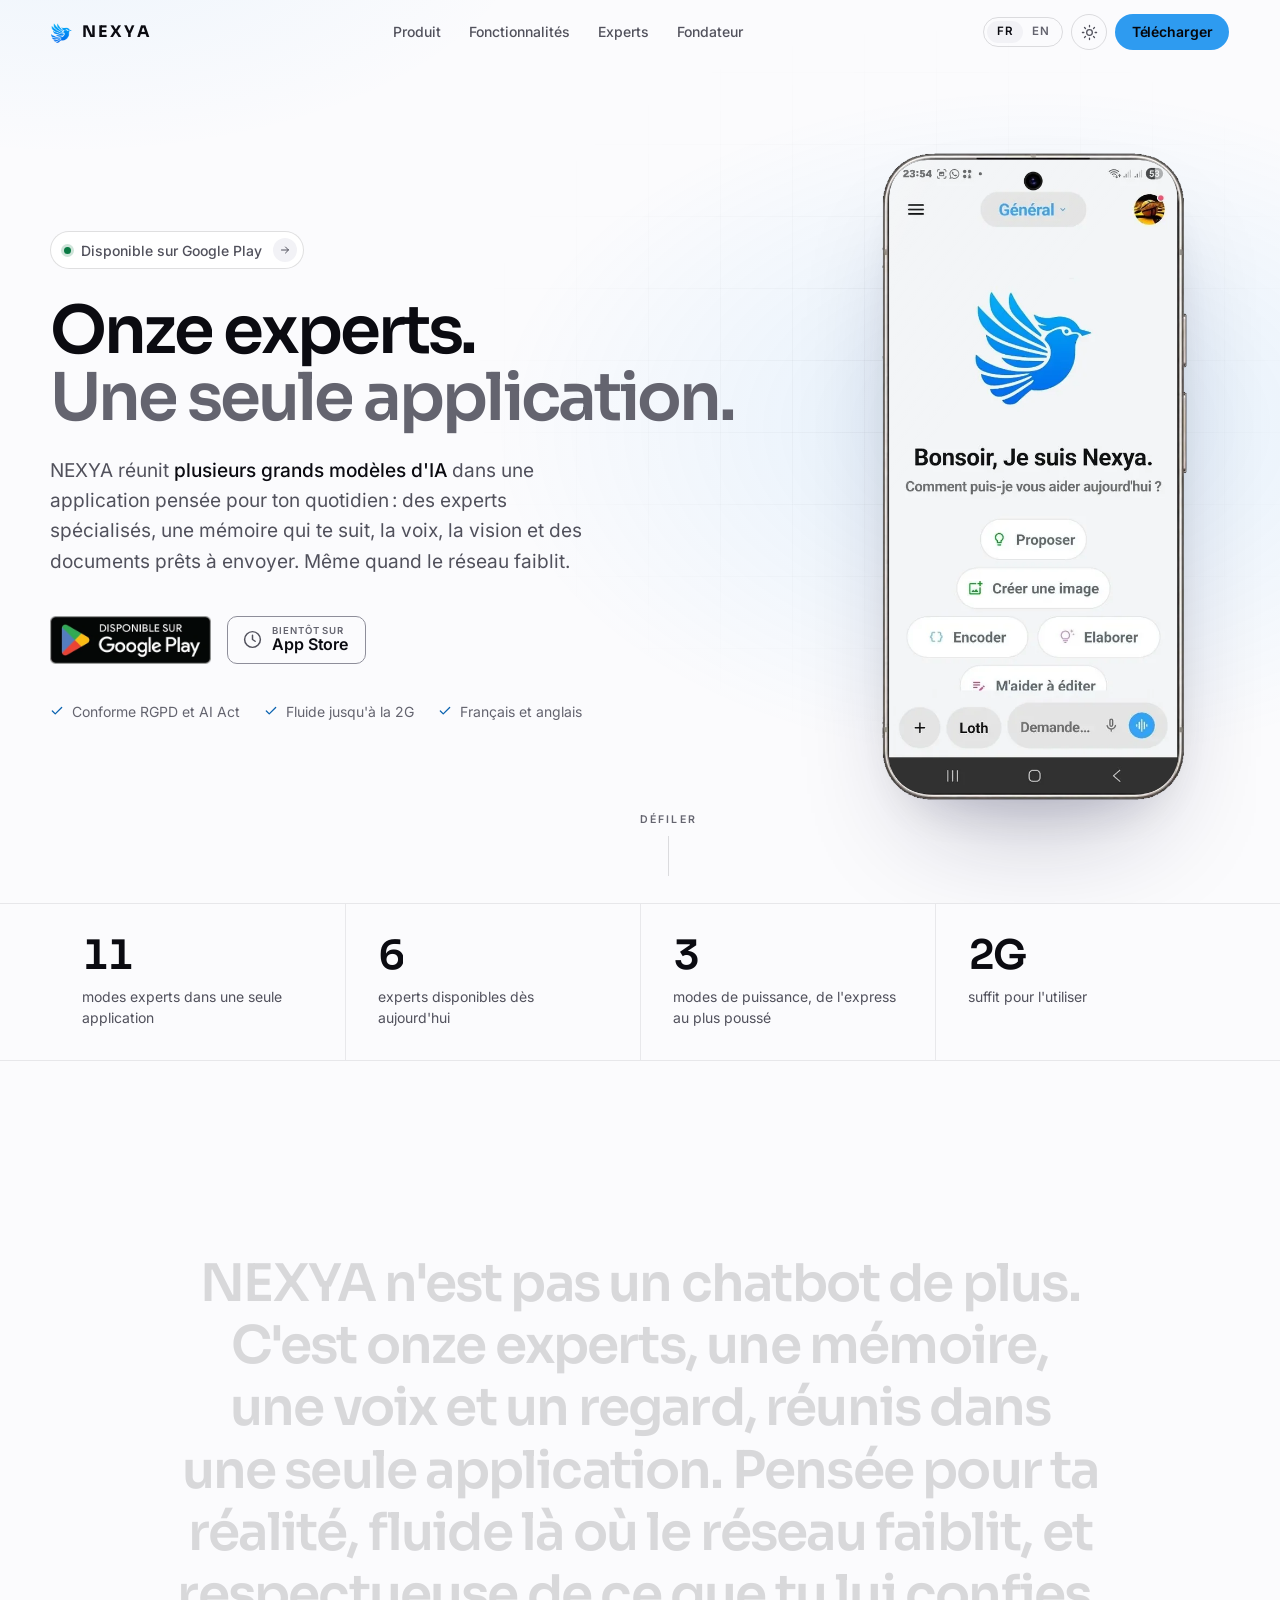
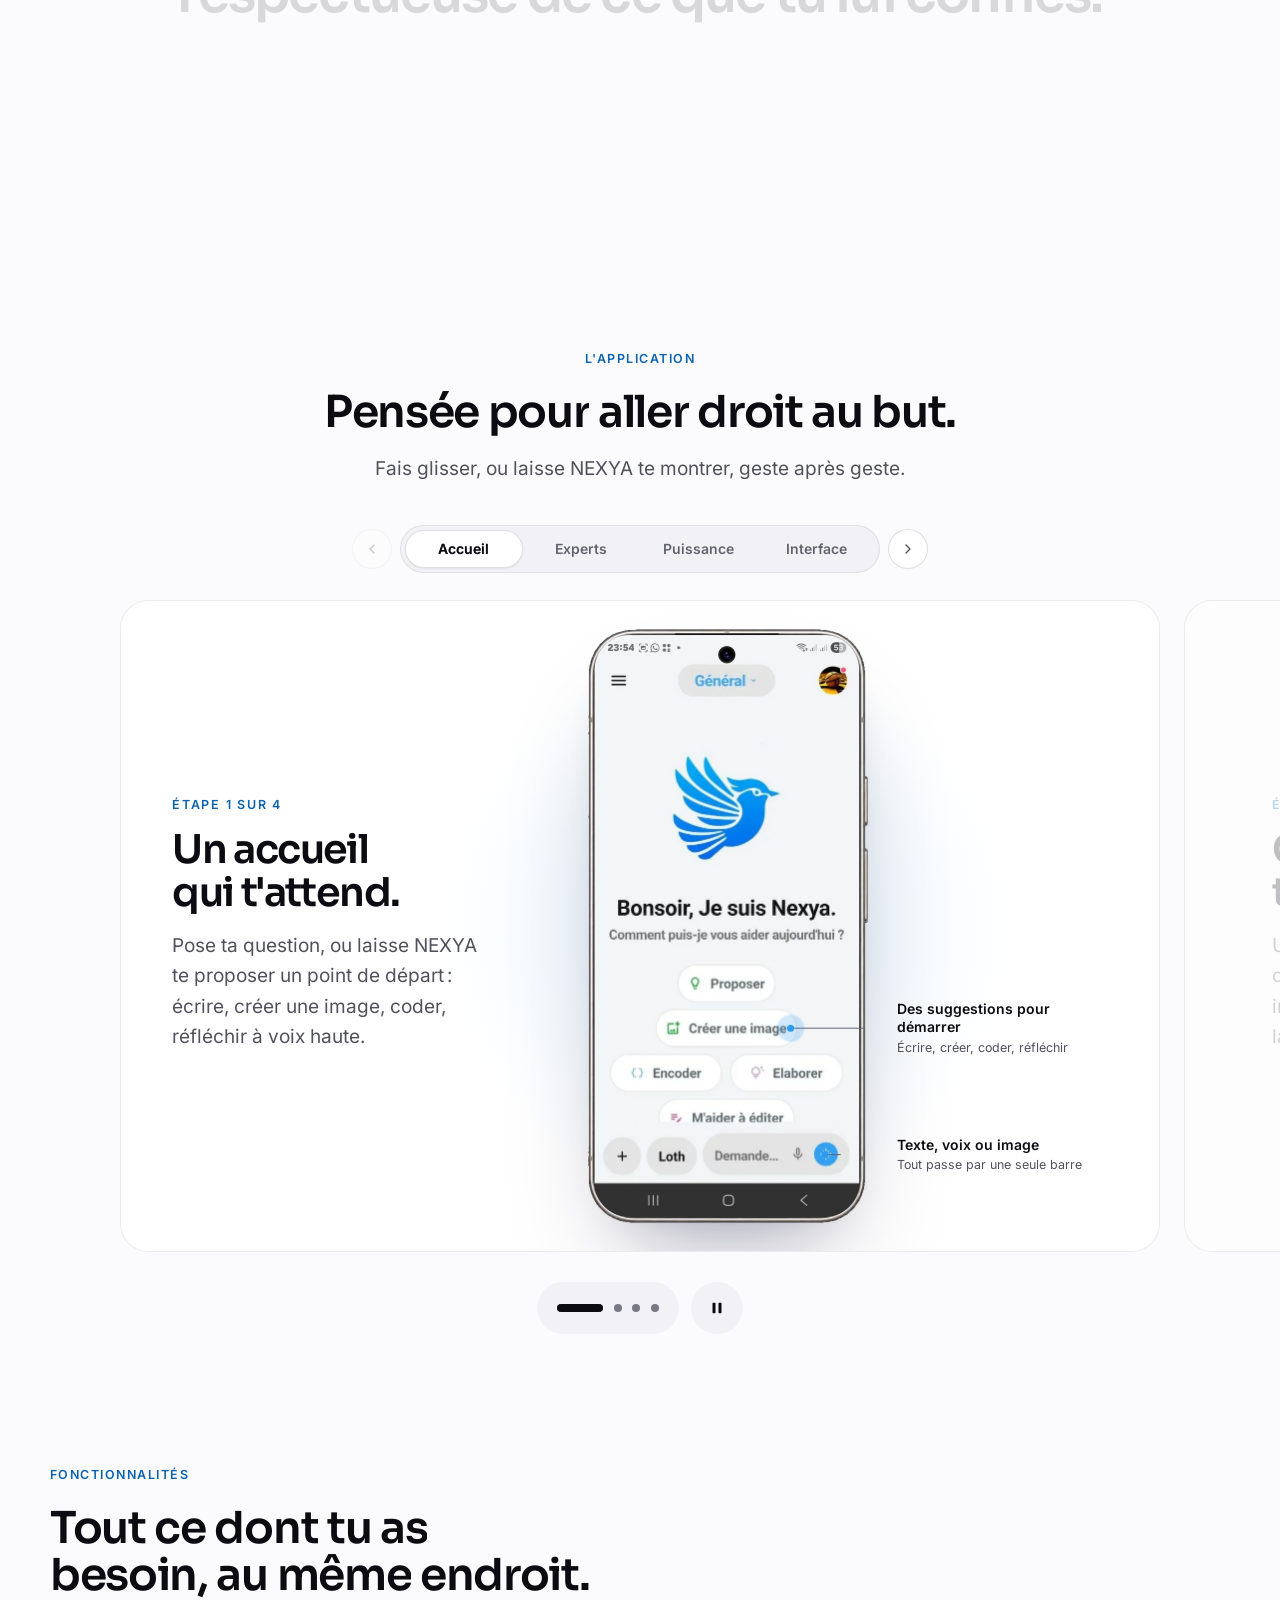
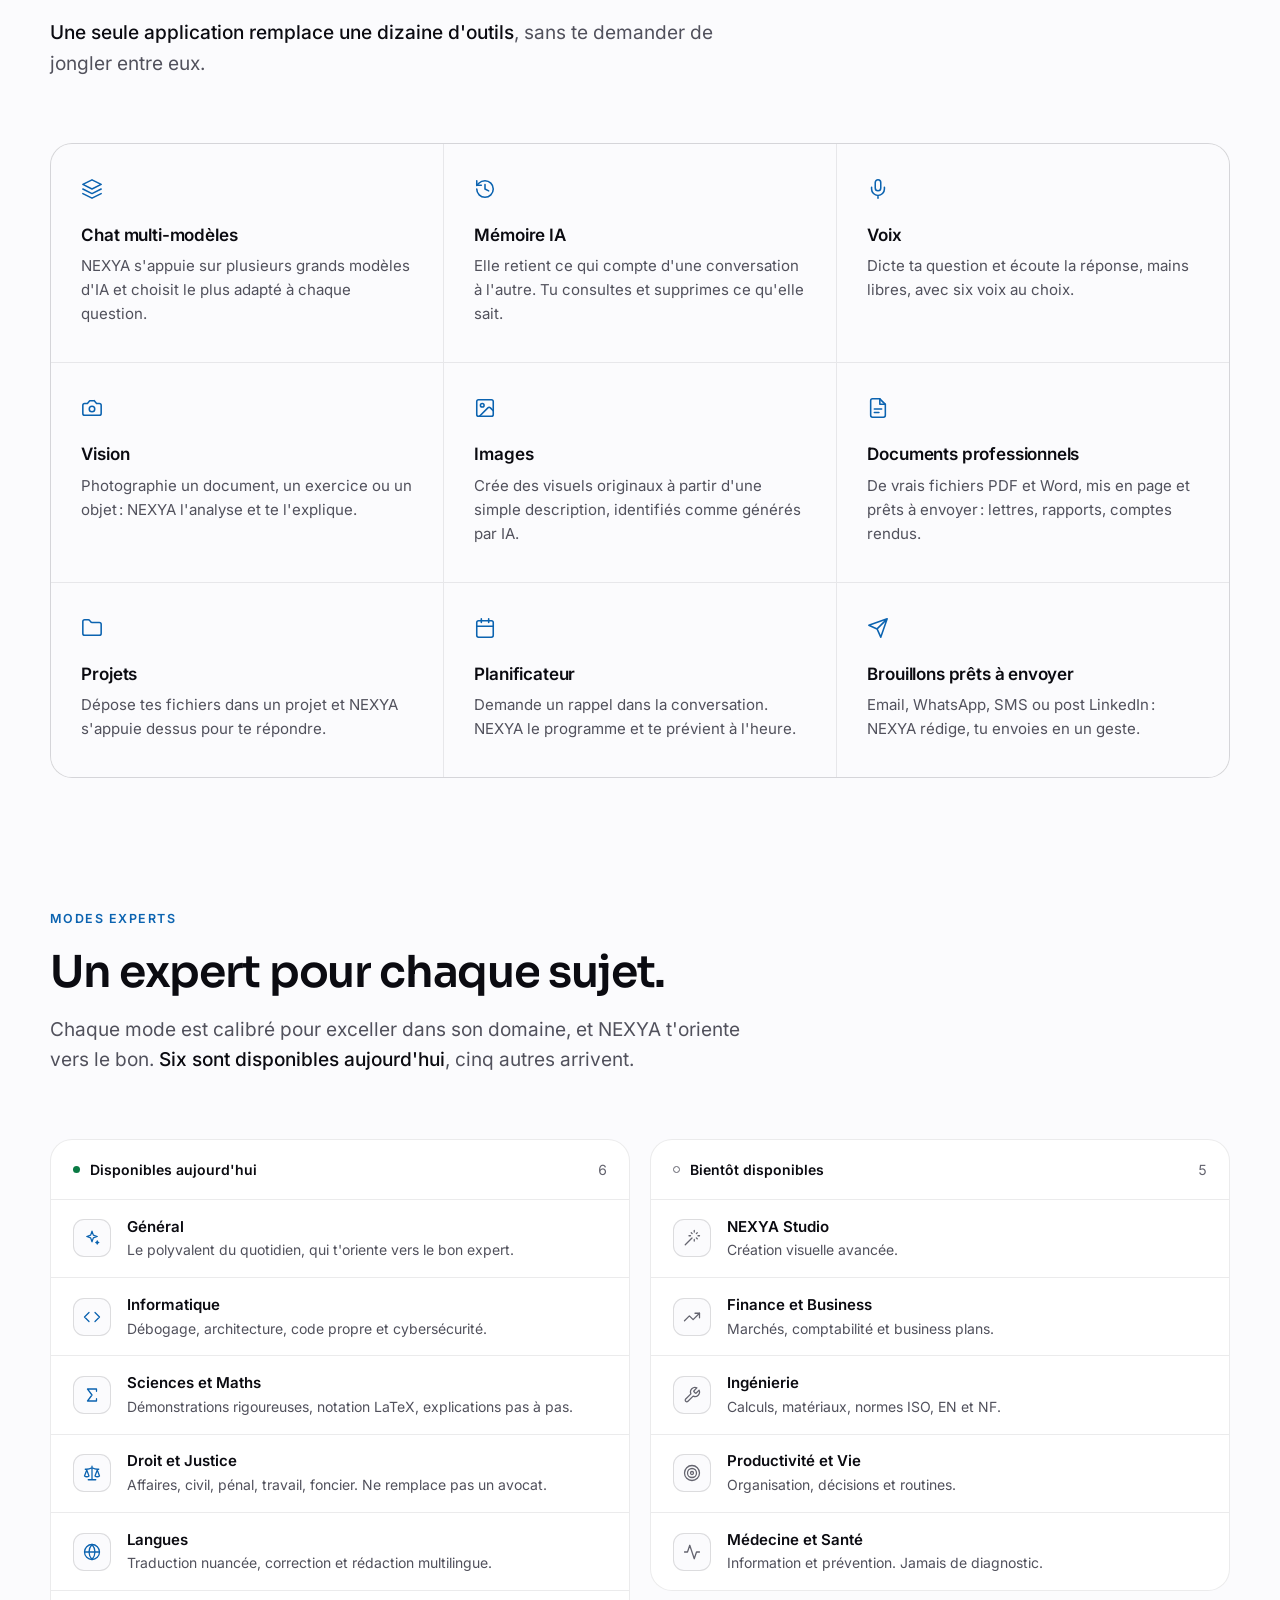
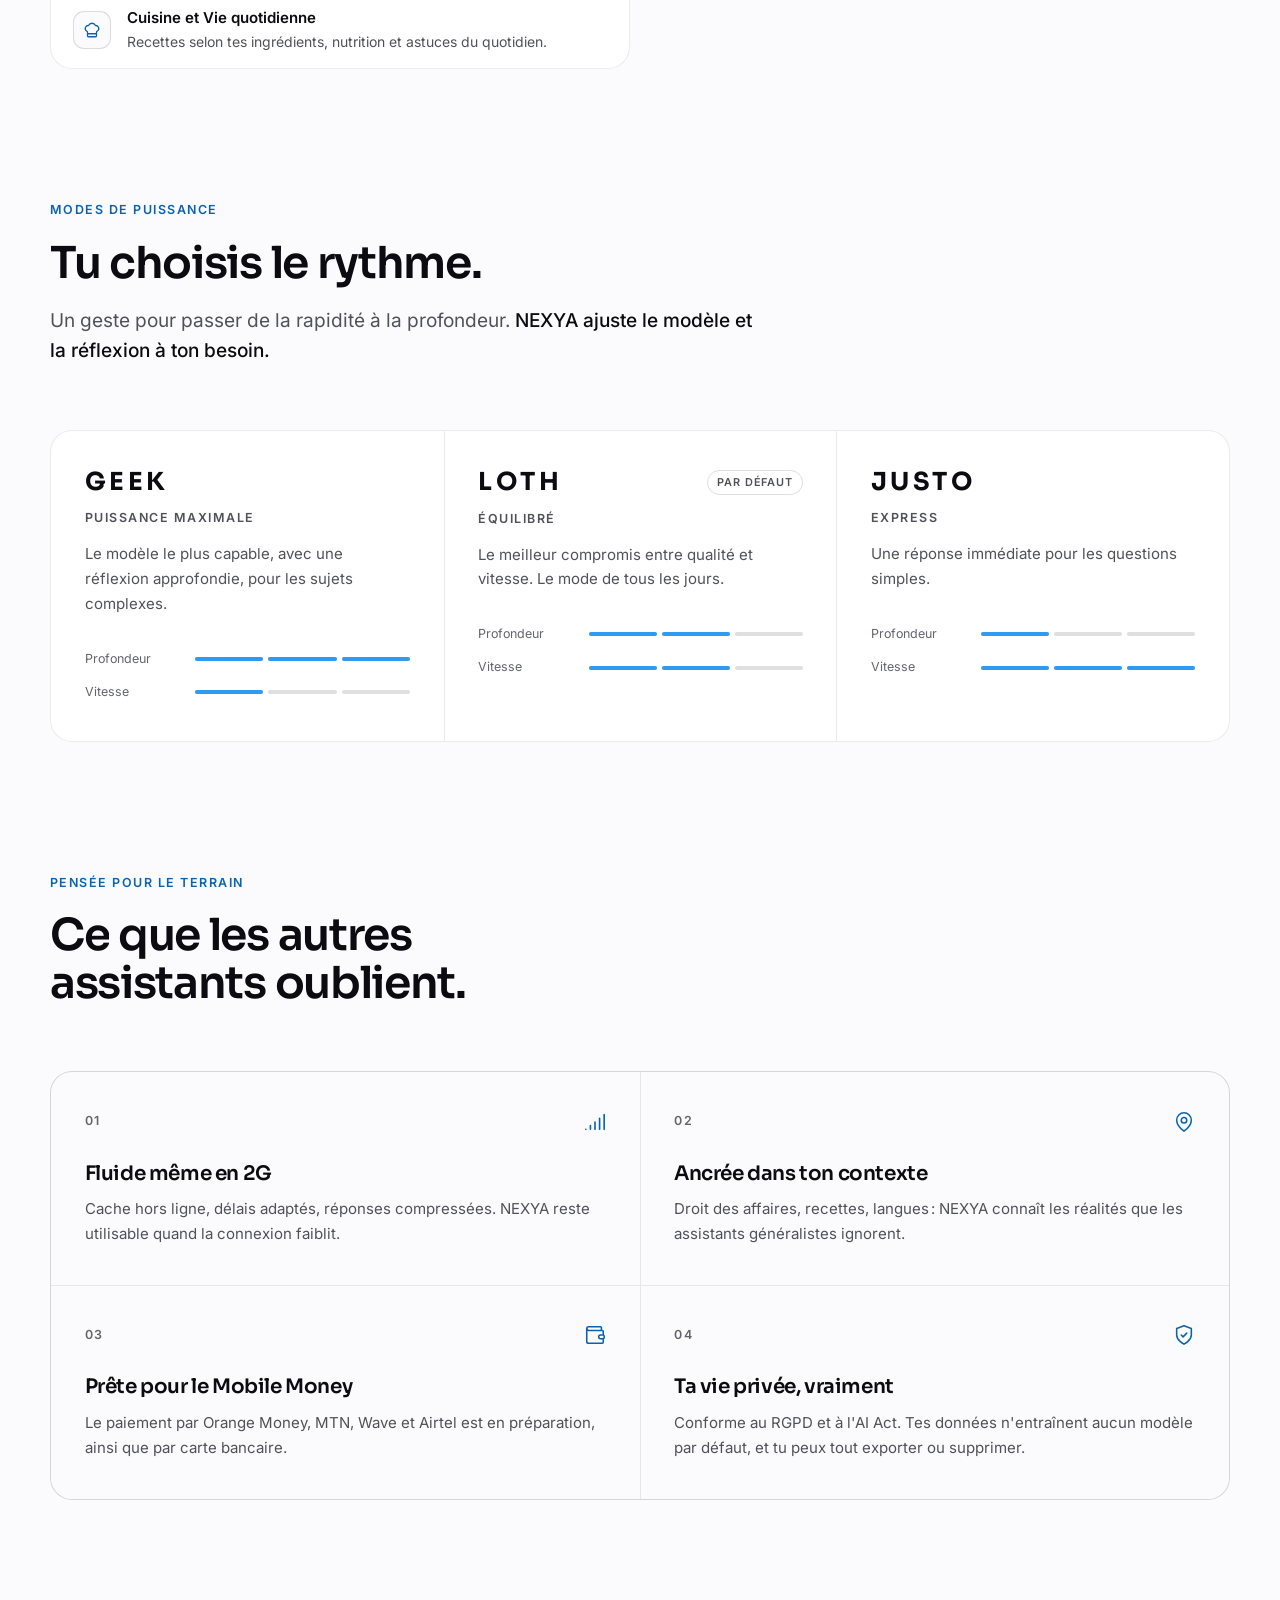
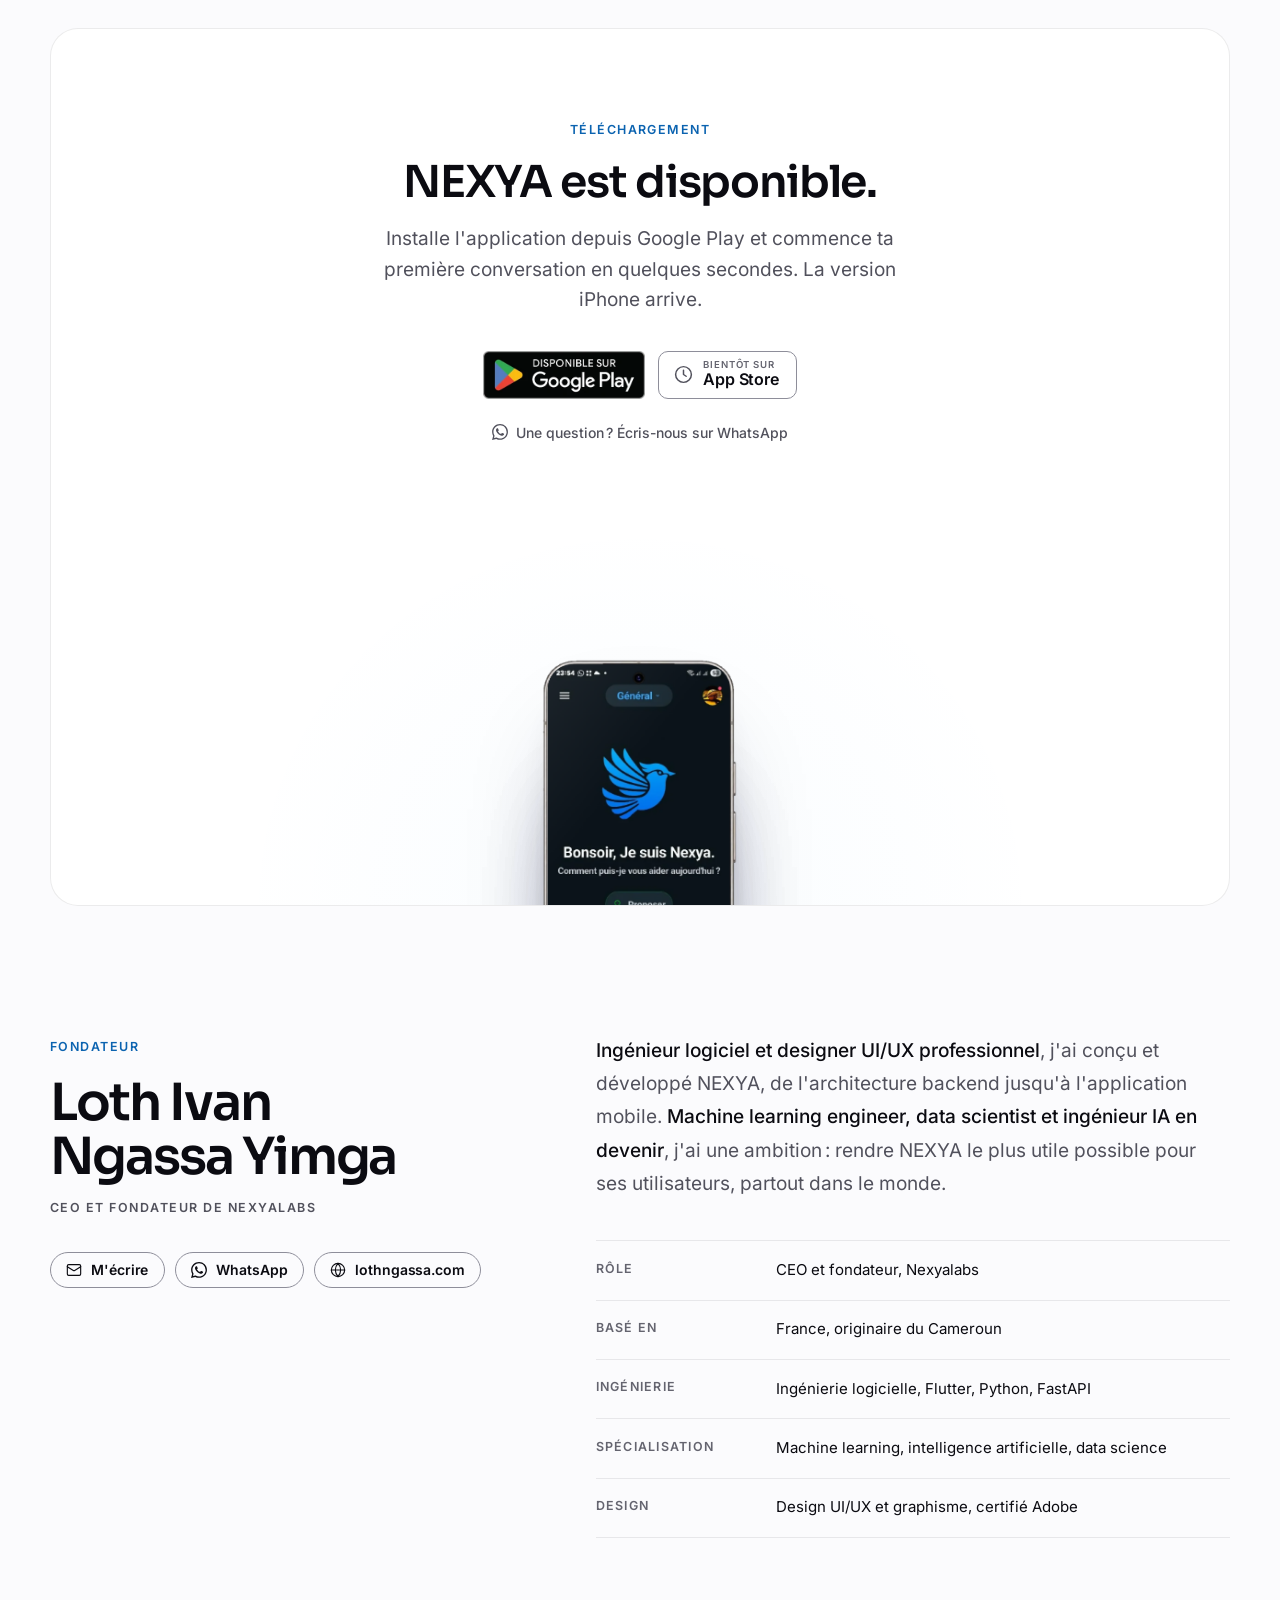
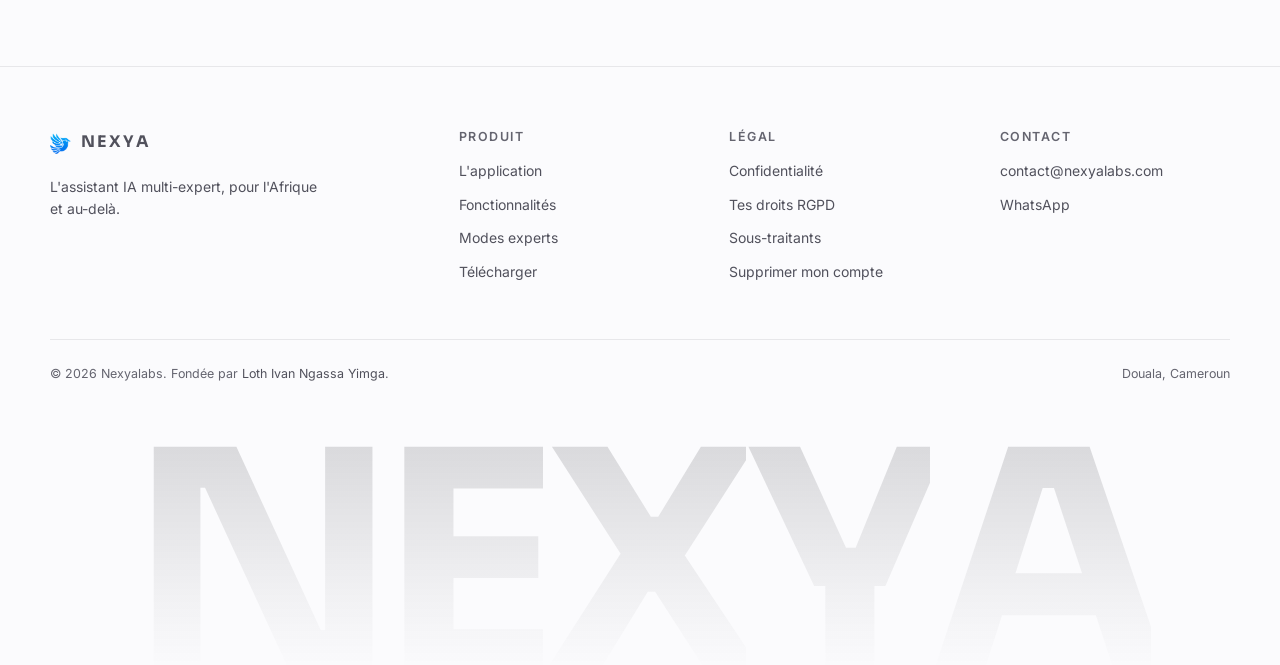
<file: index.html>
<!DOCTYPE html>
<html lang="fr" data-en-lang="en">
<head>
<meta charset="utf-8">
<meta name="viewport" content="width=device-width, initial-scale=1, viewport-fit=cover">
<title data-en="NEXYA AI - Eleven experts, one app | Nexyalabs">NEXYA AI - Onze experts, une seule application | Nexyalabs</title>
<meta name="description" content="NEXYA AI est un assistant d'intelligence artificielle mobile qui réunit onze modes experts, une mémoire IA, la voix, la vision et la génération de documents. Disponible sur Google Play, fluide même en 2G." data-en-content="NEXYA AI is a mobile AI assistant bringing together eleven expert modes, AI memory, voice, vision and document generation. Available on Google Play, smooth even on 2G.">
<meta name="theme-color" content="#08080B">
<script>(function(d){var r=d.documentElement,t;try{t=localStorage.getItem('nx-theme')}catch(e){}if(t!=='light'&&t!=='dark'){t=matchMedia('(prefers-color-scheme: light)').matches?'light':'dark'}r.setAttribute('data-theme',t);r.classList.add('js');var l=d.createElement('link');l.rel='preload';l.as='image';l.href='/assets/images/app/accueil-'+t+'.webp';l.setAttribute('fetchpriority','high');d.head.appendChild(l);if(t==='light'){var m=d.querySelector('meta[name="theme-color"]');if(m)m.content='#FBFBFD'}})(document)</script>
<meta name="author" content="Loth Ivan Ngassa Yimga">
<meta name="robots" content="index, follow, max-image-preview:large">
<link rel="canonical" href="https://nexyalabs.com/" data-en-href="https://nexyalabs.com/en">
<link rel="alternate" hreflang="fr" href="https://nexyalabs.com/">
<link rel="alternate" hreflang="en" href="https://nexyalabs.com/en">
<link rel="alternate" hreflang="x-default" href="https://nexyalabs.com/">

<meta property="og:type" content="website">
<meta property="og:site_name" content="NEXYA AI">
<meta property="og:title" content="NEXYA AI - Onze experts, une seule application" data-en-content="NEXYA AI - Eleven experts, one app">
<meta property="og:description" content="L'assistant IA multi-expert pour l'Afrique et au-delà. Disponible sur Google Play." data-en-content="The multi-expert AI assistant for Africa and beyond. Available on Google Play.">
<meta property="og:url" content="https://nexyalabs.com/" data-en-content="https://nexyalabs.com/en">
<meta property="og:image" content="https://nexyalabs.com/assets/images/og-image.jpg" data-en-content="https://nexyalabs.com/assets/images/og-image-en.jpg">
<meta property="og:image:width" content="1200">
<meta property="og:image:height" content="630">
<meta property="og:image:type" content="image/jpeg">
<meta property="og:image:alt" content="L'application NEXYA AI sur un téléphone" data-en-content="The NEXYA AI app on a phone">
<meta property="og:locale" content="fr_FR" data-en-content="en_US">
<meta property="og:locale:alternate" content="en_US" data-en-content="fr_FR">
<meta name="twitter:card" content="summary_large_image">
<meta name="twitter:title" content="NEXYA AI - Onze experts, une seule application" data-en-content="NEXYA AI - Eleven experts, one app">
<meta name="twitter:description" content="L'assistant IA multi-expert pour l'Afrique et au-delà. Disponible sur Google Play." data-en-content="The multi-expert AI assistant for Africa and beyond. Available on Google Play.">
<meta name="twitter:image" content="https://nexyalabs.com/assets/images/og-image.jpg" data-en-content="https://nexyalabs.com/assets/images/og-image-en.jpg">

<link rel="icon" type="image/png" sizes="32x32" href="/assets/images/favicon-32.png">
<link rel="icon" type="image/png" sizes="192x192" href="/assets/images/icon-192.png">
<link rel="apple-touch-icon" href="/assets/images/apple-touch-icon.png">
<link rel="manifest" href="/site.webmanifest">

<link rel="preload" href="/assets/fonts/inter-latin.woff2" as="font" type="font/woff2" crossorigin>
<link rel="preload" href="/assets/fonts/sora-latin.woff2" as="font" type="font/woff2" crossorigin>
<link rel="stylesheet" href="/assets/css/base.css">

<script type="application/ld+json">
{
  "@context": "https://schema.org",
  "@graph": [
    {
      "@type": "Organization",
      "@id": "https://nexyalabs.com/#organisation",
      "name": "Nexyalabs",
      "url": "https://nexyalabs.com/",
      "logo": "https://nexyalabs.com/assets/images/icon-512.png",
      "email": "contact@nexyalabs.com",
      "description": "Nexyalabs conçoit NEXYA AI, un assistant d'intelligence artificielle mobile multi-expert et multi-modèles, pour l'Afrique et au-delà.",
      "foundingLocation": { "@type": "Place", "name": "Douala, Cameroun" },
      "founder": { "@id": "https://nexyalabs.com/#loth-ivan-ngassa-yimga" }
    },
    {
      "@type": "WebSite",
      "@id": "https://nexyalabs.com/#site",
      "url": "https://nexyalabs.com/",
      "name": "NEXYA AI",
      "inLanguage": ["fr", "en"],
      "publisher": { "@id": "https://nexyalabs.com/#organisation" }
    },
    {
      "@type": "MobileApplication",
      "@id": "https://nexyalabs.com/#application",
      "name": "NEXYA AI",
      "operatingSystem": "Android",
      "applicationCategory": "ProductivityApplication",
      "softwareVersion": "1.0.0",
      "url": "https://play.google.com/store/apps/details?id=com.nexyalabs.nexya",
      "installUrl": "https://play.google.com/store/apps/details?id=com.nexyalabs.nexya",
      "inLanguage": ["fr", "en"],
      "description": "Assistant d'intelligence artificielle mobile : onze modes experts, trois modes de puissance, mémoire IA, voix, vision, génération d'images et de documents PDF et Word, planificateur. Optimisé pour les réseaux lents jusqu'à la 2G.",
      "publisher": { "@id": "https://nexyalabs.com/#organisation" },
      "author": { "@id": "https://nexyalabs.com/#loth-ivan-ngassa-yimga" }
    },
    {
      "@type": "Person",
      "@id": "https://nexyalabs.com/#loth-ivan-ngassa-yimga",
      "name": "Loth Ivan Ngassa Yimga",
      "givenName": "Loth Ivan",
      "familyName": "Ngassa Yimga",
      "alternateName": ["Loth Ngassa", "Loth Ngassa Yimga", "Loth Ivan Ngassa", "Ivan Ngassa", "Loth Ivan"],
      "url": "https://lothngassa.com/",
      "mainEntityOfPage": "https://lothngassa.com/bio/",
      "sameAs": ["https://lothngassa.com/", "https://www.linkedin.com/in/loth-ngassa-65b5853b9", "https://github.com/lothngassa"],
      "jobTitle": "CEO et Fondateur de Nexyalabs",
      "description": "Loth Ivan Ngassa Yimga est un ingénieur logiciel camerounais, CEO et fondateur de Nexyalabs et créateur de NEXYA AI, un assistant d'intelligence artificielle mobile multi-expert. Originaire du Cameroun et désormais basé en France, il est ingénieur logiciel et designer UI/UX professionnel certifié Adobe, et se forme pour devenir machine learning engineer, data scientist et ingénieur IA. Son ambition : rendre NEXYA le plus utile possible pour ses utilisateurs, partout dans le monde.",
      "disambiguatingDescription": "Cameroonian software engineer, CEO and founder of Nexyalabs and creator of the NEXYA AI app. Based in France. Software engineer and Adobe-certified professional UI/UX designer, training to become a machine learning engineer, data scientist and AI engineer.",
      "worksFor": { "@id": "https://nexyalabs.com/#organisation" },
      "nationality": { "@type": "Country", "name": "Cameroun" },
      "homeLocation": { "@type": "Place", "name": "France", "address": { "@type": "PostalAddress", "addressCountry": "FR" } },
      "alumniOf": { "@type": "CollegeOrUniversity", "name": "École Nationale Supérieure Polytechnique de Douala", "address": { "@type": "PostalAddress", "addressLocality": "Douala", "addressCountry": "CM" } },
      "hasOccupation": [
        { "@type": "Occupation", "name": "Ingénieur logiciel" },
        { "@type": "Occupation", "name": "Designer UI/UX" },
        { "@type": "Occupation", "name": "Entrepreneur tech" }
      ],
      "hasCredential": {
        "@type": "EducationalOccupationalCredential",
        "credentialCategory": "certification",
        "name": "Certification Adobe en design UI/UX",
        "recognizedBy": { "@type": "Organization", "name": "Adobe" }
      },
      "knowsAbout": ["Ingénierie logicielle", "Software engineering", "Développement mobile", "Flutter", "Dart", "Python", "FastAPI", "Intelligence artificielle", "Machine learning", "Data science", "Grands modèles de langage (LLM)", "Retrieval-augmented generation (RAG)", "Design UI/UX", "Design graphique", "Adobe Creative Cloud", "Entrepreneuriat technologique"],
      "knowsLanguage": ["fr", "en"]
    }
  ]
}
</script>

<style>
/* ===================== Page d'accueil ===================== */
.section{padding-block:var(--section);position:relative}
.sec-head{max-width:44rem;margin-bottom:clamp(2.75rem,5vw,4.25rem)}
.sec-head--center{margin-inline:auto;text-align:center}
.sec-head--center .kicker{justify-content:center}
.sec-head .h2{margin:1.1rem 0 1.15rem}
.lead strong{color:var(--text);font-weight:500}

/* --- Apparitions generiques --- */
.js [data-reveal]{opacity:0;transform:translateY(22px);transition:opacity 1s var(--ease),transform 1s var(--ease);transition-delay:calc(var(--d,0) * 80ms)}
.js [data-reveal].in{opacity:1;transform:none}

/* --- Mots qui montent depuis un masque --- */
.w{display:inline-block;overflow:hidden;vertical-align:top;padding-bottom:.14em;margin-bottom:-.14em}
.wi{display:inline-block}
@keyframes wordUp{from{transform:translateY(115%)}to{transform:none}}
.hero__title .wi{animation:wordUp 1.15s var(--ease) both;animation-delay:calc(var(--wi) * 75ms + 220ms)}
.js [data-reveal][data-split]{opacity:1;transform:none}
.js [data-split] .wi{transform:translateY(115%);transition:transform 1.1s var(--ease);transition-delay:calc(var(--wi) * 45ms)}
.js [data-split].in .wi{transform:none}

/* --- Entree du hero (CSS pur : visible meme sans JavaScript) --- */
@keyframes rise{from{opacity:0;transform:translateY(18px);filter:blur(8px)}to{opacity:1;transform:none;filter:none}}
[data-rise]{animation:rise 1.05s var(--ease) both;animation-delay:calc(var(--i,0) * 90ms + 120ms)}
@keyframes deviceIn{from{opacity:0;transform:translateY(80px) scale(.92) rotateX(14deg);filter:blur(14px)}to{opacity:1;transform:none;filter:none}}
.device-in{animation:deviceIn 1.7s var(--ease) both;animation-delay:.35s;transform-origin:50% 85%}
@keyframes wake{to{opacity:0}}
@keyframes glint{to{background-position:-40% 0}}

/* --- Hero --- */
.hero{position:relative;isolation:isolate;overflow:clip;padding:clamp(7.5rem,13vw,9.5rem) 0 clamp(4.5rem,8vw,6.5rem)}
.hero::before{content:'';position:absolute;inset:-10% -20% auto;height:130%;z-index:-2;pointer-events:none;
  background:radial-gradient(42% 40% at 72% 44%,var(--glow),transparent 72%),radial-gradient(38% 30% at 18% 0,rgba(var(--accent-rgb),.07),transparent 70%)}
.hero::after{content:'';position:absolute;inset:0;z-index:-1;pointer-events:none;opacity:.5;
  background-image:linear-gradient(var(--line) 1px,transparent 1px),linear-gradient(90deg,var(--line) 1px,transparent 1px);background-size:72px 72px;
  -webkit-mask-image:radial-gradient(52% 58% at 72% 42%,#000,transparent 72%);mask-image:radial-gradient(52% 58% at 72% 42%,#000,transparent 72%)}
.hero__grid{display:grid;grid-template-columns:1.3fr .7fr;align-items:center;gap:clamp(2.5rem,5vw,4.5rem)}
.hero__copy{will-change:transform,opacity}
.pill-link{display:inline-flex;align-items:center;gap:.65rem;padding:.38rem .42rem .38rem .8rem;border:1px solid var(--line-2);border-radius:var(--r-pill);background:var(--surface);font-size:var(--fs-sm);font-weight:500;color:var(--text-2);transition:border-color var(--t-fast),color var(--t-fast)}
.pill-link:hover{border-color:var(--line-ui);color:var(--text)}
.pill-link .dot{width:7px;height:7px;border-radius:50%;background:var(--ok);box-shadow:0 0 0 3px color-mix(in srgb,var(--ok) 20%,transparent)}
.pill-link .go{display:inline-grid;place-items:center;width:24px;height:24px;border-radius:50%;background:var(--surface-2)}
.pill-link .go svg{width:12px;height:12px;transition:transform var(--t) var(--ease)}
.pill-link:hover .go svg{transform:translateX(2px)}
.hero__title{font:600 clamp(2.4rem,5.4vw - .2rem,4.25rem)/1.02 var(--font-display);letter-spacing:-.045em;margin:1.75rem 0 1.5rem}
.hero__title .l{display:block}
.hero__title .l2{color:var(--text-3)}
.hero__sub{max-width:34rem}
.hero__cta{display:flex;flex-wrap:wrap;align-items:center;gap:1rem;margin-top:2.4rem}
.hero__facts{display:flex;flex-wrap:wrap;gap:.6rem 1.5rem;margin-top:2.25rem;font-size:var(--fs-sm);color:var(--text-3)}
.hero__facts li{display:inline-flex;align-items:center;gap:.5rem}
.hero__facts svg{width:14px;height:14px;color:var(--accent)}
.hero__visual{display:grid;place-items:center;position:relative;will-change:transform}
.tilt{will-change:transform;transform-style:preserve-3d}
.cue{position:absolute;left:50%;bottom:clamp(1.25rem,3vh,2rem);transform:translateX(-50%);display:flex;flex-direction:column;align-items:center;gap:.7rem;font:600 .66rem/1 var(--font-ui);letter-spacing:.2em;text-transform:uppercase;color:var(--text-3);transition:opacity .6s var(--ease);animation:rise 1s var(--ease) both 1.6s}
.cue i{position:relative;display:block;width:1px;height:40px;background:var(--line-2);overflow:hidden}
.cue i::after{content:'';position:absolute;left:0;top:-45%;width:100%;height:45%;background:var(--text-2);animation:cueRun 2.4s cubic-bezier(.65,0,.35,1) infinite 2.4s}
@keyframes cueRun{to{top:100%}}
.cue.is-gone{opacity:0}
.cue.is-gone i::after{animation-play-state:paused}

/* --- Telephone --- */
.device{position:relative;margin:0;width:var(--w,300px);aspect-ratio:568/1200}
.device::before{content:'';position:absolute;inset:1.2% 2%;border-radius:14% / 6.6%;box-shadow:var(--shadow-device);z-index:0}
.device__screen{position:absolute;left:2.6408%;top:1.1667%;width:94.0141%;height:97.75%;overflow:hidden;border-radius:13.11% / 5.97%;background:#000;z-index:1;isolation:isolate}
.device__screen::after{content:'';position:absolute;inset:0;z-index:3;pointer-events:none;background:linear-gradient(128deg,rgba(255,255,255,.075),rgba(255,255,255,0) 34%)}
.device__wake{position:absolute;inset:0;z-index:2;background:#000;pointer-events:none;animation:wake 1.2s ease both 1.45s}
.device__glint{position:absolute;inset:0;z-index:4;pointer-events:none;background:linear-gradient(112deg,transparent 38%,rgba(255,255,255,.18) 50%,transparent 62%);background-size:260% 100%;background-position:130% 0;animation:glint 1.8s var(--ease) both 2.05s}
.device__frame{position:absolute;inset:0;z-index:2;pointer-events:none}
.device__frame img{width:100%;height:100%}
.shot{position:absolute;inset:0;width:100%;height:100%;object-fit:cover;object-position:center top}
.shot[data-v="light"],:root[data-theme="light"] .shot[data-v="dark"]{display:none}
:root[data-theme="light"] .shot[data-v="light"]{display:block}
.hero .device{--w:clamp(250px,24vw,312px)}

/* --- Bandeau de preuves --- */
.proof{border-block:1px solid var(--line)}
.proof__in{display:grid;grid-template-columns:repeat(4,1fr)}
.proof__item{padding:2rem clamp(1rem,2.5vw,2rem)}
.proof__item+.proof__item{border-left:1px solid var(--line)}
.proof__v{font:600 clamp(1.9rem,1.5rem + 1.3vw,2.6rem)/1 var(--font-display);letter-spacing:-.04em;font-variant-numeric:tabular-nums}
.proof__l{margin-top:.65rem;font-size:var(--fs-sm);color:var(--text-2);line-height:1.45}

/* --- Manifeste : les mots s'allument au defilement --- */
.manifesto{padding-block:clamp(6.5rem,15vw,12rem)}
.manifesto__text{max-width:20em;margin-inline:auto;text-align:center;font:600 clamp(1.75rem,1rem + 2.8vw,3.3rem)/1.2 var(--font-display);letter-spacing:-.035em;text-wrap:balance}
.js .manifesto__text .lw{opacity:.14;transition:opacity .2s linear}

/* --- Demonstration : galerie facon Apple, un geste par carte --- */
.gal{--lens:color-mix(in srgb,var(--text) 11%,var(--surface-2));overflow-x:hidden;overflow-x:clip;padding-bottom:0}
:root[data-theme="light"] .gal{--lens:var(--surface)}
.gal .sec-head{margin-bottom:clamp(1.75rem,3.5vw,2.5rem)}

/* Etapes : une lentille qui suit le doigt, et des lettres qui s'allument exactement sous elle */
.gal__nav{display:flex;align-items:center;justify-content:center;gap:.5rem;margin-bottom:clamp(1rem,2.4vw,1.6rem)}
.gal__arrow{display:grid;place-items:center;flex:none;width:40px;height:40px;border-radius:50%;border:1px solid var(--line-2);background:var(--surface);color:var(--text-2);transition:color var(--t-fast),border-color var(--t-fast),opacity var(--t),transform var(--t-fast) var(--ease)}
.gal__arrow:hover:not([aria-disabled="true"]){color:var(--text);border-color:var(--line-ui)}
.gal__arrow:active:not([aria-disabled="true"]){transform:scale(.92)}
.gal__arrow[aria-disabled="true"]{opacity:.3;cursor:default}
.gal__arrow svg{width:16px;height:16px}
.gal__seg{position:relative;container-type:inline-size;display:grid;grid-template-columns:repeat(4,minmax(0,1fr));width:min(100%,30rem);padding:4px;border-radius:var(--r-pill);border:1px solid var(--line);background:var(--surface-2)}
.gal__pill{position:absolute;top:4px;bottom:4px;left:4px;width:calc((100% - 8px) / 4);border-radius:var(--r-pill);border:1px solid var(--line-2);background:var(--lens);box-shadow:var(--shadow-sm);transform:translateX(calc(var(--sp,0) * 100%));will-change:transform;pointer-events:none}
.gal__tab,.gal__lit span{height:38px;padding:0 .35rem;font:600 var(--fs-sm)/1 var(--font-ui);font-size:min(var(--fs-sm),3.9cqi);white-space:nowrap}
.gal__tab{position:relative;z-index:1;border-radius:var(--r-pill);color:var(--text-3);transition:color var(--t)}
.gal__tab:hover{color:var(--text-2)}
.gal__lit{position:absolute;inset:4px;z-index:2;display:grid;grid-template-columns:repeat(4,minmax(0,1fr));color:var(--text);pointer-events:none;clip-path:inset(0 calc(100% - (var(--sp,0) + 1) * 25%) 0 calc(var(--sp,0) * 25%) round 999px)}
.gal__lit span{display:grid;place-items:center}

/* Rail : defilement natif aimante, une carte par geste */
.gal__view{--gap:24px;--cw:min(1080px,calc(100cqi - 240px));--side:calc((100cqi - var(--cw)) / 2);--ch:clamp(min(420px,calc(100svh - 96px)),calc(100svh - 248px),720px);--veil:.45;position:relative;container-type:inline-size}
.js .gal__view[data-reveal]{transform:translateX(72px)}
.js .gal__view[data-reveal].in{transform:none}
.gal__track{position:relative;display:flex;gap:var(--gap);padding-block:2px 6px;overflow-x:auto;overflow-y:hidden;scroll-snap-type:x mandatory;overscroll-behavior-x:contain;scrollbar-width:none;-webkit-tap-highlight-color:transparent}
.gal__track::-webkit-scrollbar{display:none}
.gal__track::before,.gal__track::after{content:'';flex:none;width:max(0px,calc(var(--side) - var(--gap)))}
.gal__track.is-free{scroll-snap-type:none}
.gal__track:focus-visible{outline-offset:-4px}
.gal__card{--w:calc((var(--ch) - 56px) / 2.113);position:relative;flex:none;width:var(--cw);min-height:var(--ch);scroll-snap-align:center;scroll-snap-stop:always;display:grid;grid-template-columns:minmax(0,.82fr) minmax(0,1.18fr);align-items:center;border-radius:28px;border:1px solid var(--line);background:var(--surface);overflow:hidden;isolation:isolate;-webkit-user-select:none;user-select:none}
.js .gal__card:not(.is-active),.js .gal__card.is-active .gal__phone{cursor:pointer}
.gal__veil{position:absolute;inset:0;z-index:6;background:var(--bg);opacity:0;pointer-events:none}
.gal__txt{position:relative;z-index:2;padding:clamp(2rem,4vw,3.5rem);will-change:transform,opacity}
.gal__step{margin-bottom:1.1rem;font:600 var(--fs-xs)/1 var(--font-ui);letter-spacing:.14em;text-transform:uppercase;color:var(--accent)}
.gal__title{font:600 clamp(1.9rem,1.2rem + 1.6vw,2.6rem)/1.08 var(--font-display);letter-spacing:-.04em;text-wrap:balance}
.gal__sub{display:none}
.gal__desc{max-width:26rem;margin-top:1rem;font-size:var(--fs-lead);line-height:1.6;color:var(--text-2)}
.gal__stage{position:relative;display:flex;align-items:center;height:100%;perspective:1600px}
.gal__glow{position:absolute;left:calc(2.5rem + var(--w) / 2);top:50%;width:min(560px,130%);aspect-ratio:1;border-radius:50%;transform:translate(-50%,-50%);background:radial-gradient(closest-side,var(--glow),transparent);pointer-events:none;z-index:-1;transition:opacity 1.2s var(--ease)}
.gal__glow--green{background:radial-gradient(closest-side,rgba(76,175,80,.2),transparent);opacity:0}
.gal__card.is-green .gal__glow--green{opacity:1}
.gal__card.is-green .gal__glow:not(.gal__glow--green){opacity:.3}
.gal__phone{position:relative;margin-left:2.5rem;transform-style:preserve-3d;will-change:transform}

/* Etat final de chaque telephone sans JavaScript */
.gal__card[data-k="1"] .scr[data-scr="1"] .scr__in,.gal__card[data-k="3"] .scr[data-scr="3"] .scr__in{opacity:1}
.gal__card[data-k="2"] .demo__scrim{opacity:.54}
.gal__card[data-k="2"] .demo__sheet{opacity:1;transform:none}

/* Ecran rejoue : chrome fixe, contenu qui glisse, voile, panneau, toucher */
.demo{--app:#0B131A;background:var(--app)}
:root[data-theme="light"] .demo{--app:#F3F5F7}
.demo.device__screen::after{z-index:10}
.demo__chrome,.demo__nav,.scr,.scr__in,.demo__scrim,.demo__sheet,.demo__dip{position:absolute;inset:0}
.scr{clip-path:inset(3.764% 0 5.817% 0)}
.scr__in{will-change:transform,opacity}
.scr[data-scr="0"]{z-index:2}.scr[data-scr="3"]{z-index:3}.scr[data-scr="1"]{z-index:4}
.scr:not([data-scr="0"]) .scr__in{opacity:0}
.demo__scrim{z-index:5;background:#000;opacity:0}
.demo__sheet{z-index:6;opacity:0;transform:translateY(48%)}
.demo__dip{z-index:7;background:var(--app);opacity:0;clip-path:inset(3.764% 0 5.817% 0)}
.demo__nav{z-index:8;clip-path:inset(94.183% 0 0 0)}
.demo__glint{position:absolute;inset:0;z-index:9;pointer-events:none;background:linear-gradient(112deg,transparent 38%,rgba(255,255,255,.16) 50%,transparent 62%);background-size:260% 100%;background-position:130% 0}
.demo__tap{position:absolute;z-index:9;width:13%;aspect-ratio:1;border-radius:50%;opacity:0;pointer-events:none;transform:translate(-50%,-50%);
  background:radial-gradient(circle,rgba(255,255,255,.6) 0 30%,rgba(255,255,255,.16) 32% 100%);box-shadow:0 0 0 1.5px rgba(255,255,255,.6),0 6px 18px rgba(0,0,0,.35)}
:root[data-theme="light"] .demo__tap{background:radial-gradient(circle,rgba(20,24,32,.42) 0 30%,rgba(20,24,32,.12) 32% 100%);box-shadow:0 0 0 1.5px rgba(20,24,32,.45),0 6px 18px rgba(0,0,0,.14)}
.demo__ring{position:absolute;z-index:9;width:13%;aspect-ratio:1;border-radius:50%;border:2px solid rgba(255,255,255,.9);opacity:0;pointer-events:none;transform:translate(-50%,-50%)}
:root[data-theme="light"] .demo__ring{border-color:rgba(20,24,32,.6)}

/* Annotations : un trait part de l'ecran vers une legende */
.notes{position:absolute;inset:0;pointer-events:none;z-index:4}
.notes svg{position:absolute;inset:0;width:100%;height:100%;overflow:visible}
.notes g{transition:opacity .25s var(--ease)}
.note-line{fill:none;stroke:var(--text-3);stroke-width:1}
.note-dot,.note-halo{transform-box:fill-box;transform-origin:center}
.note-dot{fill:var(--accent-solid)}
.note-halo{fill:var(--accent-solid);fill-opacity:.22}
.note{position:absolute;max-width:12.5rem;transform:translate(-6px,-50%);opacity:0;transition:opacity .5s var(--ease),transform .5s var(--ease)}
.note.on{opacity:1;transform:translate(0,-50%)}
.note b{display:block;font:600 var(--fs-sm)/1.3 var(--font-ui);color:var(--text)}
.note small{display:block;margin-top:.15rem;font-size:var(--fs-xs);line-height:1.4;color:var(--text-2)}
@media (max-width:1099px){ .notes{display:none} }

/* Commandes facon Apple : points liquides et lecture */
.gal__ctrl{display:flex;align-items:center;justify-content:center;gap:.75rem;margin-top:clamp(1rem,2.4vw,1.5rem)}
.gal__dots{display:flex;align-items:center;gap:.65rem;height:52px;padding:0 1.3rem;border-radius:var(--r-pill);background:var(--surface-2);contain:layout}
.gal__dot{position:relative;flex:none;width:8px;height:8px;border-radius:var(--r-pill);background:var(--line-ui);transition:background-color var(--t)}
.gal__dot::before{content:'';position:absolute;inset:-18px -5px}
.gal__dot[aria-current="true"]{width:46px;background:color-mix(in srgb,var(--text) 20%,transparent)}
.gal__dot i{position:absolute;inset:0;border-radius:inherit;background:var(--text);transform:scaleX(0);transform-origin:left center}
.gal__dot:not([aria-current="true"]) i{opacity:0}
:root[data-theme="light"] .gal__dot:not([aria-current="true"]){background:color-mix(in srgb,var(--text-3) 50%,var(--line-ui))}
@media (forced-colors:active){
  .gal__dot,:root[data-theme] .gal__dot:not([aria-current="true"]){forced-color-adjust:none;background:GrayText}
  .gal__dot[aria-current="true"]{background:Canvas;box-shadow:inset 0 0 0 1px CanvasText}
  .gal__dot i{background:Highlight}
  .gal__dot:focus-visible{outline-color:Highlight}
  .gal__pill{border-color:Highlight}
}
.gal__play{display:grid;place-items:center;flex:none;width:52px;height:52px;border-radius:50%;background:var(--surface-2);color:var(--text);transition:transform var(--t-fast) var(--ease),background-color var(--t-fast)}
.gal__play:hover{background:color-mix(in srgb,var(--text) 7%,var(--surface-2))}
.gal__play:active{transform:scale(.92)}
.gal__play svg{grid-area:1/1;width:18px;height:18px;opacity:0;transform:scale(.55);transition:opacity .2s var(--ease),transform .4s var(--ease)}
.gal__play[data-state="playing"] .i-pa,.gal__play[data-state="paused"] .i-pl,.gal__play[data-state="ended"] .i-rp{opacity:1;transform:none}

/* Replis : navigateurs sans unites de conteneur, sans svh ou sans color-mix (Safari 15, Chrome Android ancien) */
@supports not (width:1cqi){
  .gal__view{--cw:min(1080px,calc(100vw - 240px));--side:calc((100vw - var(--cw)) / 2)}
}
@supports not (height:1svh){
  .gal__view{--ch:clamp(min(420px,calc(100vh - 96px)),calc(100vh - 248px),720px)}
}
@supports not (color:color-mix(in srgb,red,red)){
  .gal{--lens:rgba(255,255,255,.1)}
  :root[data-theme="light"] .gal{--lens:var(--surface)}
}

/* Invite ephemere : elle accompagne le coup de pouce, puis s'efface pour de bon */
.gal__swipe{position:absolute;left:calc(var(--side) + var(--cw) / 2);bottom:30px;z-index:8;display:flex;align-items:center;gap:.4rem;padding:.55rem .9rem;border-radius:var(--r-pill);border:1px solid var(--line-2);background:var(--bg);background:color-mix(in srgb,var(--bg) 86%,transparent);box-shadow:var(--shadow-md);font:600 var(--fs-xs)/1 var(--font-ui);color:var(--text);white-space:nowrap;opacity:0;transform:translate(-50%,10px);transition:opacity .35s var(--ease),transform .6s var(--ease);pointer-events:none}
.gal__swipe.on{opacity:1;transform:translate(-50%,0)}
.gal__swipe svg{width:15px;height:15px}
.gal__swipe.on svg{animation:galSwipe 1s var(--ease) .25s 2}
@keyframes galSwipe{50%{transform:translateX(-5px)}}
@media (hover:hover) and (pointer:fine){ .gal__swipe{display:none} }
html:not(.js) .gal__ctrl,html:not(.js) .gal__nav,html:not(.js) .gal__swipe{display:none}

/* --- Fonctionnalites --- */
.grid9{display:grid;grid-template-columns:repeat(3,1fr);gap:1px;background:var(--line);border:1px solid var(--line);border-radius:var(--r-lg);overflow:hidden}
.cell{position:relative;isolation:isolate;background:var(--bg);padding:2.1rem 1.9rem 2.25rem}
.cell::before{content:'';position:absolute;inset:0;z-index:-1;opacity:0;transition:opacity var(--t);background:radial-gradient(380px circle at var(--mx,50%) var(--my,50%),rgba(var(--accent-rgb),.085),transparent 45%)}
.cell:hover::before{opacity:1}
.cell svg{width:22px;height:22px;color:var(--accent);margin-bottom:1.5rem}
.cell h3{font:600 var(--fs-h3)/1.3 var(--font-ui);letter-spacing:-.01em;margin-bottom:.55rem}
.cell p{color:var(--text-2);line-height:1.6}

/* --- Icones qui se dessinent --- */
.js .draw svg{stroke-dasharray:100;stroke-dashoffset:100;transition:stroke-dashoffset 1.6s var(--ease) .25s}
.js .draw.in svg,.js .in .draw svg{stroke-dashoffset:0}

/* --- Experts --- */
.experts{display:grid;grid-template-columns:1fr 1fr;gap:1.25rem;align-items:start}
.panel{border:1px solid var(--line);border-radius:var(--r-lg);background:var(--surface);overflow:hidden}
.panel__head{display:flex;align-items:center;justify-content:space-between;gap:1rem;padding:1.1rem 1.4rem;border-bottom:1px solid var(--line)}
.panel__head h3{display:inline-flex;align-items:center;gap:.6rem;font:600 var(--fs-sm)/1 var(--font-ui)}
.panel__head .dot{width:7px;height:7px;border-radius:50%;background:var(--ok)}
.panel--soon .panel__head .dot{background:transparent;border:1.5px solid var(--text-3)}
.panel__head .count{font-size:var(--fs-sm);color:var(--text-3);font-variant-numeric:tabular-nums}
.xrow{display:grid;grid-template-columns:auto 1fr;align-items:center;gap:1rem;padding:1.05rem 1.4rem;border-bottom:1px solid var(--line);transition:background-color var(--t-fast)}
.xrow:last-child{border-bottom:0}
.xrow:hover{background:var(--hover)}
.js .panel .xrow{opacity:0;transform:translateY(10px);transition:opacity .8s var(--ease),transform .8s var(--ease),background-color var(--t-fast)}
.js .panel.in .xrow{opacity:1;transform:none}
.js .panel.in .xrow:nth-child(2){transition-delay:.06s}.js .panel.in .xrow:nth-child(3){transition-delay:.12s}
.js .panel.in .xrow:nth-child(4){transition-delay:.18s}.js .panel.in .xrow:nth-child(5){transition-delay:.24s}
.js .panel.in .xrow:nth-child(6){transition-delay:.3s}
.xrow__ic{display:grid;place-items:center;width:38px;height:38px;border-radius:11px;border:1px solid var(--line-2);background:var(--bg);color:var(--accent)}
.panel--soon .xrow__ic{color:var(--text-3)}
.xrow__ic svg{width:18px;height:18px}
.xrow h4{font:600 var(--fs-body)/1.3 var(--font-ui);margin:0}
.xrow p{margin-top:.2rem;font-size:var(--fs-sm);line-height:1.5;color:var(--text-2)}

/* --- Modes de puissance --- */
.power{display:grid;grid-template-columns:repeat(3,1fr);border:1px solid var(--line);border-radius:var(--r-lg);background:var(--surface);overflow:hidden}
.mode{position:relative;padding:2.4rem 2.1rem}
.mode+.mode{border-left:1px solid var(--line)}
.mode__top{display:flex;align-items:center;justify-content:space-between;gap:1rem}
.mode__name{font:700 1.55rem/1 var(--font-display);letter-spacing:.14em}
.mode__def{font:600 .68rem/1 var(--font-ui);letter-spacing:.08em;text-transform:uppercase;padding:.38rem .55rem;border-radius:var(--r-pill);border:1px solid var(--line-2);color:var(--text-2)}
.mode__tag{margin-top:.85rem;font:600 var(--fs-xs)/1 var(--font-ui);letter-spacing:.12em;text-transform:uppercase;color:var(--accent)}
.mode p{margin-top:1.1rem;color:var(--text-2)}
.meters{margin-top:2rem;display:grid;gap:.8rem}
.meter{display:grid;grid-template-columns:6rem 1fr;align-items:center;gap:.9rem;font-size:var(--fs-xs);color:var(--text-3)}
.meter__bars{display:grid;grid-template-columns:repeat(3,1fr);gap:5px}
.meter__bars i{height:4px;border-radius:2px;background:var(--line-2);overflow:hidden;position:relative}
.meter__bars i.f::after{content:'';position:absolute;inset:0;background:var(--accent-solid);transform:scaleX(0);transform-origin:left;transition:transform .9s var(--ease)}
.meter__bars i.f:nth-child(2)::after{transition-delay:.14s}
.meter__bars i.f:nth-child(3)::after{transition-delay:.28s}
.power.in .meter__bars i.f::after,html:not(.js) .meter__bars i.f::after{transform:none}

/* --- Pourquoi --- */
.why{display:grid;grid-template-columns:repeat(2,1fr);gap:1px;background:var(--line);border:1px solid var(--line);border-radius:var(--r-lg);overflow:hidden}
.why__item{background:var(--bg);padding:2.4rem 2.1rem}
.why__top{display:flex;align-items:center;justify-content:space-between;margin-bottom:1.75rem}
.why__n{font:600 var(--fs-xs)/1 var(--font-ui);letter-spacing:.12em;color:var(--text-3)}
.why__item svg{width:22px;height:22px;color:var(--accent)}
.why__item h3{font:600 1.25rem/1.3 var(--font-display);letter-spacing:-.02em;margin-bottom:.65rem}
.why__item p{color:var(--text-2)}

/* --- Telechargement : trois telephones en eventail --- */
.cta{position:relative;isolation:isolate;overflow:hidden;text-align:center;padding:clamp(3rem,7vw,5.5rem) clamp(1.25rem,5vw,4rem) 0;border:1px solid var(--line);border-radius:28px;background:var(--surface)}
.cta::before{content:'';position:absolute;inset:0;z-index:-1;pointer-events:none;background:radial-gradient(48% 62% at 50% 100%,var(--glow),transparent 72%);opacity:var(--fan-glow,.35);transition:opacity .2s linear}
.cta__copy{max-width:36rem;margin-inline:auto}
.cta__copy .kicker{justify-content:center}
.cta__copy .h2{margin:1.1rem 0 1.1rem}
.cta__actions{display:flex;flex-wrap:wrap;justify-content:center;align-items:center;gap:.85rem;margin-top:2.2rem}
.cta__copy .textlink{margin-top:1.4rem}
.textlink{display:inline-flex;align-items:center;gap:.45rem;font-size:var(--fs-sm);font-weight:500;color:var(--text-2);transition:color var(--t-fast)}
.textlink:hover{color:var(--text)}
.textlink svg{width:16px;height:16px}
.fan{position:relative;height:clamp(300px,31vw,410px);margin-top:clamp(2.5rem,5vw,3.75rem)}
.fan .device{position:absolute;left:50%;top:0;--w:clamp(165px,16.5vw,226px);margin-left:calc(var(--w) / -2);will-change:transform}
.fan [data-fan-i="2"]{z-index:2}
html:not(.js) .fan [data-fan-i="0"]{transform:translate(-62%,9%) rotate(-9deg) scale(.9)}
html:not(.js) .fan [data-fan-i="1"]{transform:translate(62%,9%) rotate(9deg) scale(.9)}

/* Badge App Store a venir */
.store-soon{display:inline-flex;align-items:center;gap:.6rem;height:48px;padding:0 1.05rem 0 .85rem;border-radius:10px;border:1px solid var(--line-ui);color:var(--text);text-align:left;user-select:none;-webkit-user-select:none}
.store-soon svg{width:21px;height:21px;color:var(--text-2);flex:none}
.store-soon__t{display:flex;flex-direction:column;line-height:1.1}
.store-soon__t small{font-size:.6rem;font-weight:600;letter-spacing:.09em;text-transform:uppercase;color:var(--text-3)}
.store-soon__t b{font-size:1rem;font-weight:600;letter-spacing:-.01em}
.menu__soon{margin-top:.9rem;text-align:center;font-size:var(--fs-sm);color:var(--text-3)}

/* --- Fondateur --- */
.founder{display:grid;grid-template-columns:.85fr 1.15fr;gap:clamp(2.5rem,6vw,6.5rem);align-items:start}
.founder__id{position:sticky;top:110px}
.founder__name{font:600 clamp(2.1rem,1.5rem + 2.2vw,3.2rem)/1.04 var(--font-display);letter-spacing:-.04em;margin:1.1rem 0 1rem;text-wrap:balance}
.founder__role{font:600 var(--fs-xs)/1.4 var(--font-ui);letter-spacing:.12em;text-transform:uppercase;color:var(--text-2)}
.founder__links{display:flex;flex-wrap:wrap;gap:.65rem;margin-top:2.25rem}
.founder__bio{font-size:var(--fs-lead);line-height:1.75;color:var(--text-2);text-wrap:pretty}
.founder__bio strong{color:var(--text);font-weight:500}
.facts{margin-top:2.5rem;border-top:1px solid var(--line)}
.facts>div{display:grid;grid-template-columns:10rem 1fr;gap:1.25rem;padding:1.05rem 0;border-bottom:1px solid var(--line)}
.facts dt{font:600 var(--fs-xs)/1.5 var(--font-ui);letter-spacing:.1em;text-transform:uppercase;color:var(--text-3);padding-top:.1rem}
.facts dd{color:var(--text)}
.js .facts>div{opacity:0;transform:translateY(10px);transition:opacity .8s var(--ease),transform .8s var(--ease)}
.js .in .facts>div{opacity:1;transform:none}
.js .in .facts>div:nth-child(2){transition-delay:.07s}.js .in .facts>div:nth-child(3){transition-delay:.14s}
.js .in .facts>div:nth-child(4){transition-delay:.21s}.js .in .facts>div:nth-child(5){transition-delay:.28s}

/* --- Signature geante --- */
.wordmark{overflow:hidden;height:clamp(4.6rem,17.5vw,15.2rem);margin-top:3.5rem;pointer-events:none;user-select:none;-webkit-user-select:none}
.wordmark__in{display:block;text-align:center;white-space:nowrap;font:700 clamp(4rem,24vw,21.5rem)/.82 var(--font-display);letter-spacing:-.06em}
.wordmark .wi,html:not(.js) .wordmark__in{color:transparent;background:linear-gradient(180deg,color-mix(in srgb,var(--text) 14%,transparent) 0%,color-mix(in srgb,var(--text) 4%,transparent) 62%,transparent 92%);-webkit-background-clip:text;background-clip:text}
.js .wordmark .wi{transform:translateY(105%);transition:transform 1.4s var(--ease);transition-delay:calc(var(--wi) * 70ms)}
.js .wordmark.in .wi{transform:none}
.js .wordmark[data-reveal]{opacity:1;transform:none}
.footer{padding-bottom:0}

/* --- Responsive --- */
@media (min-width:901px) and (min-height:700px){
  .hero{min-height:100svh;display:flex;align-items:center}
  .hero>.wrap{width:min(100% - 2*var(--gutter),var(--maxw))}
}
@media (max-width:900px),(max-height:699px){ .cue{display:none} }
@media (max-width:1024px){ .grid9{grid-template-columns:repeat(2,1fr)} }
@media (max-width:900px){
  .hero__grid{grid-template-columns:1fr;text-align:center}
  .hero__copy{display:flex;flex-direction:column;align-items:center}
  .hero__cta,.hero__facts{justify-content:center}
  .hero__visual{margin-top:1rem}
  .hero .device{--w:min(262px,68vw)}
  .proof__in{grid-template-columns:repeat(2,1fr)}
  .proof__item:nth-child(3){border-left:0}
  .proof__item:nth-child(n+3){border-top:1px solid var(--line)}
  .gal__nav{margin-bottom:10px}
  .gal__arrow{display:none}
  .gal__seg{width:100%;max-width:26rem}
  .gal__tab,.gal__lit span{height:36px;padding:0 .2rem;font-size:.8rem;font-size:min(.84rem,3.9cqi)}
  .gal__view{--in:max(20px,6cqi);--gap:max(12px,5cqi);--cw:calc(100cqi - 2 * var(--in) - var(--gap));--side:var(--in);--ch:clamp(300px,calc(100svh - 206px),780px);--veil:.18}
  .gal__track{scroll-padding-inline:var(--in)}
  .gal__card{height:var(--ch);scroll-snap-align:start;grid-template-columns:minmax(0,1fr);grid-template-rows:auto minmax(0,1fr);align-items:stretch;border-radius:26px;text-align:center}
  .gal__txt{min-height:var(--txth,0px);padding:18px 16px 0}
  .gal__step,.gal__desc{display:none}
  .gal__title{font-size:1.4rem;font-size:clamp(1.2rem,5.4cqi,1.55rem);letter-spacing:-.03em}
  .gal__sub{display:block;margin-top:.3rem;font-size:var(--fs-sm);line-height:1.4;color:var(--text-2);text-wrap:balance}
  .gal__stage{justify-content:center;align-items:flex-end;min-height:0;padding:12px 0 14px}
  .gal__phone{margin-left:0;height:100%}
  .gal__phone .device{width:auto;height:min(100%,calc((var(--cw) - 40px) * 2.1127))}
  .gal__glow{left:50%;top:60%}
  .gal__ctrl{gap:12px;margin-top:12px}
  .gal__dots{height:48px;padding:0 1.15rem}
  .gal__play{width:48px;height:48px}
  @supports not (width:1cqi){ .gal__view{--in:max(20px,6vw);--gap:max(12px,5vw);--cw:calc(100vw - 2 * var(--in) - var(--gap))} }
  @supports not (height:1svh){ .gal__view{--ch:clamp(300px,calc(100vh - 206px),780px)} }
  .experts{grid-template-columns:1fr}
  .power{grid-template-columns:1fr}
  .mode+.mode{border-left:0;border-top:1px solid var(--line)}
  .fan{height:clamp(270px,74vw,330px)}
  .fan .device{--w:clamp(140px,38vw,170px)}
  .founder{grid-template-columns:1fr}
  .founder__id{position:static}
}
/* Telephone tenu en paysage, y compris les grands modeles de plus de 900 px de large */
@media (orientation:landscape) and (max-height:500px) and (pointer:coarse),(orientation:landscape) and (max-height:500px) and (max-width:900px){
  .gal__view{--ch:max(240px,calc(100svh - 92px))}
  @supports not (height:1svh){ .gal__view{--ch:max(240px,calc(100vh - 92px))} }
  .gal__card{height:var(--ch);grid-template-columns:minmax(0,1fr) minmax(0,1fr);grid-template-rows:minmax(0,1fr);text-align:left}
  .gal__txt{align-self:center;min-height:0;padding:0 8px 0 28px}
  .gal__step,.gal__desc{display:none}
  .gal__sub{display:block;margin-top:.3rem;font-size:var(--fs-sm);line-height:1.4;color:var(--text-2)}
  .gal__stage{align-items:center;justify-content:center;padding:12px 0}
  .gal__phone{margin-left:0}
  .gal__glow{left:50%;top:50%}
}
@media (max-width:640px){
  .grid9,.why{grid-template-columns:1fr}
  .facts>div{grid-template-columns:1fr;gap:.3rem}
}
</style>
</head>
<body>

<svg width="0" height="0" style="position:absolute" aria-hidden="true" focusable="false"><defs>
<symbol id="i-arrow" viewBox="0 0 24 24" fill="none" stroke="currentColor" stroke-width="2" stroke-linecap="round" stroke-linejoin="round"><path d="M5 12h14M13 6l6 6-6 6"/></symbol>
<symbol id="i-check" viewBox="0 0 24 24" fill="none" stroke="currentColor" stroke-width="2.2" stroke-linecap="round" stroke-linejoin="round"><path d="M20 6 9 17l-5-5"/></symbol>
<symbol id="i-sun" viewBox="0 0 24 24" fill="none" stroke="currentColor" stroke-width="1.8" stroke-linecap="round" stroke-linejoin="round"><circle cx="12" cy="12" r="4"/><path d="M12 2v2M12 20v2M4.93 4.93l1.41 1.41M17.66 17.66l1.41 1.41M2 12h2M20 12h2M6.34 17.66l-1.41 1.41M19.07 4.93l-1.41 1.41"/></symbol>
<symbol id="i-moon" viewBox="0 0 24 24" fill="none" stroke="currentColor" stroke-width="1.8" stroke-linecap="round" stroke-linejoin="round"><path d="M21 12.8A9 9 0 1 1 11.2 3a7 7 0 0 0 9.8 9.8z"/></symbol>
<symbol id="i-menu" viewBox="0 0 24 24" fill="none" stroke="currentColor" stroke-width="1.8" stroke-linecap="round"><path d="M4 8h16M4 16h16"/></symbol>
<symbol id="i-close" viewBox="0 0 24 24" fill="none" stroke="currentColor" stroke-width="1.8" stroke-linecap="round"><path d="M6 6l12 12M18 6 6 18"/></symbol>
<symbol id="i-layers" viewBox="0 0 24 24" fill="none" stroke="currentColor" stroke-width="1.7" stroke-linecap="round" stroke-linejoin="round"><path d="m12 2 10 5-10 5L2 7z"/><path d="m2 17 10 5 10-5M2 12l10 5 10-5"/></symbol>
<symbol id="i-memory" viewBox="0 0 24 24" fill="none" stroke="currentColor" stroke-width="1.7" stroke-linecap="round" stroke-linejoin="round"><path d="M3 12a9 9 0 1 0 9-9 9.75 9.75 0 0 0-6.74 2.74L3 8"/><path d="M3 3v5h5M12 7v5l4 2"/></symbol>
<symbol id="i-mic" viewBox="0 0 24 24" fill="none" stroke="currentColor" stroke-width="1.7" stroke-linecap="round" stroke-linejoin="round"><rect x="9" y="2" width="6" height="12" rx="3"/><path d="M19 10v2a7 7 0 0 1-14 0v-2M12 19v3"/></symbol>
<symbol id="i-camera" viewBox="0 0 24 24" fill="none" stroke="currentColor" stroke-width="1.7" stroke-linecap="round" stroke-linejoin="round"><path d="M14.5 4h-5L7 7H4a2 2 0 0 0-2 2v9a2 2 0 0 0 2 2h16a2 2 0 0 0 2-2V9a2 2 0 0 0-2-2h-3z"/><circle cx="12" cy="13" r="3"/></symbol>
<symbol id="i-image" viewBox="0 0 24 24" fill="none" stroke="currentColor" stroke-width="1.7" stroke-linecap="round" stroke-linejoin="round"><rect x="3" y="3" width="18" height="18" rx="2"/><circle cx="9" cy="9" r="2"/><path d="m21 15-3.1-3.1a2 2 0 0 0-2.8 0L6 21"/></symbol>
<symbol id="i-doc" viewBox="0 0 24 24" fill="none" stroke="currentColor" stroke-width="1.7" stroke-linecap="round" stroke-linejoin="round"><path d="M14 2H6a2 2 0 0 0-2 2v16a2 2 0 0 0 2 2h12a2 2 0 0 0 2-2V8z"/><path d="M14 2v6h6M8 13h8M8 17h5"/></symbol>
<symbol id="i-folder" viewBox="0 0 24 24" fill="none" stroke="currentColor" stroke-width="1.7" stroke-linecap="round" stroke-linejoin="round"><path d="M4 20h16a2 2 0 0 0 2-2V8a2 2 0 0 0-2-2h-7.9a2 2 0 0 1-1.69-.9L9.6 3.9A2 2 0 0 0 7.93 3H4a2 2 0 0 0-2 2v13c0 1.1.9 2 2 2z"/></symbol>
<symbol id="i-cal" viewBox="0 0 24 24" fill="none" stroke="currentColor" stroke-width="1.7" stroke-linecap="round" stroke-linejoin="round"><rect x="3" y="4" width="18" height="18" rx="2"/><path d="M16 2v4M8 2v4M3 10h18"/></symbol>
<symbol id="i-send" viewBox="0 0 24 24" fill="none" stroke="currentColor" stroke-width="1.7" stroke-linecap="round" stroke-linejoin="round"><path d="M22 2 11 13M22 2l-7 20-4-9-9-4z"/></symbol>
<symbol id="i-spark" viewBox="0 0 24 24" fill="none" stroke="currentColor" stroke-width="1.7" stroke-linecap="round" stroke-linejoin="round"><path d="m12 3 1.8 5.2L19 10l-5.2 1.8L12 17l-1.8-5.2L5 10l5.2-1.8z"/><path d="m19 16 .6 1.4L21 18l-1.4.6L19 20l-.6-1.4L17 18l1.4-.6z"/></symbol>
<symbol id="i-code" viewBox="0 0 24 24" fill="none" stroke="currentColor" stroke-width="1.7" stroke-linecap="round" stroke-linejoin="round"><path d="m16 18 6-6-6-6M8 6l-6 6 6 6"/></symbol>
<symbol id="i-sigma" viewBox="0 0 24 24" fill="none" stroke="currentColor" stroke-width="1.7" stroke-linecap="round" stroke-linejoin="round"><path d="M18 7V4H6l6 8-6 8h12v-3"/></symbol>
<symbol id="i-scale" viewBox="0 0 24 24" fill="none" stroke="currentColor" stroke-width="1.7" stroke-linecap="round" stroke-linejoin="round"><path d="m16 16 3-8 3 8c-.87.65-1.92 1-3 1s-2.13-.35-3-1zM2 16l3-8 3 8c-.87.65-1.92 1-3 1s-2.13-.35-3-1zM7 21h10M12 3v18M3 7h2c2 0 5-1 7-2 2 1 5 2 7 2h2"/></symbol>
<symbol id="i-globe" viewBox="0 0 24 24" fill="none" stroke="currentColor" stroke-width="1.7" stroke-linecap="round" stroke-linejoin="round"><circle cx="12" cy="12" r="10"/><path d="M2 12h20M12 2a15.3 15.3 0 0 1 4 10 15.3 15.3 0 0 1-4 10 15.3 15.3 0 0 1-4-10 15.3 15.3 0 0 1 4-10z"/></symbol>
<symbol id="i-chef" viewBox="0 0 24 24" fill="none" stroke="currentColor" stroke-width="1.7" stroke-linecap="round" stroke-linejoin="round"><path d="M17 21a1 1 0 0 0 1-1v-5.35c0-.46.32-.84.73-1.04a4 4 0 0 0-2.14-7.59 5 5 0 0 0-9.18 0 4 4 0 0 0-2.14 7.59c.41.2.73.58.73 1.04V20a1 1 0 0 0 1 1zM6 17h12"/></symbol>
<symbol id="i-wand" viewBox="0 0 24 24" fill="none" stroke="currentColor" stroke-width="1.7" stroke-linecap="round" stroke-linejoin="round"><path d="M15 4V2M15 16v-2M8 9h2M20 9h2M17.8 11.8 19 13M17.8 6.2 19 5M3 21l9-9M12.2 6.2 11 5"/></symbol>
<symbol id="i-trend" viewBox="0 0 24 24" fill="none" stroke="currentColor" stroke-width="1.7" stroke-linecap="round" stroke-linejoin="round"><path d="M22 7 13.5 15.5 8.5 10.5 2 17"/><path d="M16 7h6v6"/></symbol>
<symbol id="i-wrench" viewBox="0 0 24 24" fill="none" stroke="currentColor" stroke-width="1.7" stroke-linecap="round" stroke-linejoin="round"><path d="M14.7 6.3a1 1 0 0 0 0 1.4l1.6 1.6a1 1 0 0 0 1.4 0l3.77-3.77a6 6 0 0 1-7.94 7.94l-6.91 6.91a2.12 2.12 0 0 1-3-3l6.91-6.91a6 6 0 0 1 7.94-7.94z"/></symbol>
<symbol id="i-target" viewBox="0 0 24 24" fill="none" stroke="currentColor" stroke-width="1.7"><circle cx="12" cy="12" r="10"/><circle cx="12" cy="12" r="6"/><circle cx="12" cy="12" r="2"/></symbol>
<symbol id="i-pulse" viewBox="0 0 24 24" fill="none" stroke="currentColor" stroke-width="1.7" stroke-linecap="round" stroke-linejoin="round"><path d="M22 12h-4l-3 9L9 3l-3 9H2"/></symbol>
<symbol id="i-signal" viewBox="0 0 24 24" fill="none" stroke="currentColor" stroke-width="1.8" stroke-linecap="round" stroke-linejoin="round"><path d="M2 20h.01M7 20v-4M12 20v-8M17 20V8M22 4v16"/></symbol>
<symbol id="i-pin" viewBox="0 0 24 24" fill="none" stroke="currentColor" stroke-width="1.7" stroke-linecap="round" stroke-linejoin="round"><path d="M20 10c0 6-8 12-8 12s-8-6-8-12a8 8 0 0 1 16 0z"/><circle cx="12" cy="10" r="3"/></symbol>
<symbol id="i-wallet" viewBox="0 0 24 24" fill="none" stroke="currentColor" stroke-width="1.7" stroke-linecap="round" stroke-linejoin="round"><path d="M19 7V4a1 1 0 0 0-1-1H5a2 2 0 0 0 0 4h15a1 1 0 0 1 1 1v4h-3a2 2 0 0 0 0 4h3a1 1 0 0 0 1-1v-2a1 1 0 0 0-1-1"/><path d="M3 5v14a2 2 0 0 0 2 2h15a1 1 0 0 0 1-1v-4"/></symbol>
<symbol id="i-shield" viewBox="0 0 24 24" fill="none" stroke="currentColor" stroke-width="1.7" stroke-linecap="round" stroke-linejoin="round"><path d="M12 22s8-4 8-10V5l-8-3-8 3v7c0 6 8 10 8 10z"/><path d="m9 12 2 2 4-4"/></symbol>
<symbol id="i-mail" viewBox="0 0 24 24" fill="none" stroke="currentColor" stroke-width="1.7" stroke-linecap="round" stroke-linejoin="round"><rect x="2" y="4" width="20" height="16" rx="2"/><path d="m22 7-8.97 5.7a1.94 1.94 0 0 1-2.06 0L2 7"/></symbol>
<symbol id="i-wa" viewBox="0 0 24 24"><path fill="currentColor" d="M17.47 14.38c-.3-.15-1.76-.87-2.03-.97-.27-.1-.47-.15-.67.15-.2.3-.77.97-.94 1.16-.17.2-.35.22-.64.07-.3-.15-1.26-.46-2.39-1.47-.88-.79-1.48-1.76-1.65-2.06-.17-.3-.02-.46.13-.6.13-.14.3-.35.45-.52.15-.18.2-.3.3-.5.1-.2.05-.37-.03-.52-.07-.15-.67-1.61-.92-2.2-.24-.58-.49-.5-.67-.51h-.57c-.2 0-.52.07-.79.37-.27.3-1.04 1.02-1.04 2.48 0 1.46 1.07 2.88 1.21 3.07.15.2 2.1 3.2 5.08 4.49.71.3 1.26.49 1.7.62.71.23 1.36.2 1.87.12.57-.09 1.76-.72 2-1.41.25-.7.25-1.29.18-1.41-.08-.13-.27-.2-.57-.35m-5.42 7.4h-.01a9.87 9.87 0 0 1-5.03-1.38l-.36-.21-3.74.98 1-3.65-.24-.37a9.86 9.86 0 0 1-1.51-5.26c0-5.45 4.44-9.88 9.89-9.88 2.64 0 5.12 1.03 6.99 2.9a9.83 9.83 0 0 1 2.89 6.99c0 5.45-4.44 9.88-9.88 9.88m8.41-18.3A11.82 11.82 0 0 0 12.05 0C5.5 0 .16 5.33.16 11.89c0 2.1.55 4.14 1.59 5.95L.06 24l6.3-1.65a11.88 11.88 0 0 0 5.68 1.45h.01c6.55 0 11.89-5.34 11.89-11.89 0-3.18-1.24-6.17-3.48-8.41z"/></symbol>
</defs></svg>

<a class="skip" href="#contenu" data-en="Skip to content">Aller au contenu</a>

<!-- ===================== Navigation ===================== -->
<header class="nav" data-nav>
  <div class="nav__in wrap">
    <a class="brand" href="/" data-en-href="/en" aria-label="NEXYA, accueil" data-en-aria-label="NEXYA, home">
      <picture><source srcset="/assets/images/mark.webp" type="image/webp"><img src="/assets/images/logo_nexya_opt.png" alt="" width="21" height="23" decoding="async"></picture>
      <span>NEXYA</span>
    </a>
    <nav class="nav__links" aria-label="Navigation principale" data-en-aria-label="Main navigation">
      <a href="#produit" data-en="Product">Produit</a>
      <a href="#fonctionnalites" data-en="Features">Fonctionnalités</a>
      <a href="#experts" data-en="Experts">Experts</a>
      <a href="#fondateur" data-en="Founder">Fondateur</a>
    </nav>
    <div class="nav__actions">
      <div class="lang" role="group" aria-label="Langue" data-en-aria-label="Language">
        <a href="/" hreflang="fr" lang="fr" data-lang="fr" aria-current="true" data-en-aria-current="false">FR</a>
        <a href="/en" hreflang="en" lang="en" data-lang="en" aria-current="false" data-en-aria-current="true">EN</a>
      </div>
      <button class="icon-btn" type="button" data-theme-toggle aria-label="Changer de thème" data-en-aria-label="Toggle theme">
        <svg class="i-moon" aria-hidden="true"><use href="#i-moon"/></svg><svg class="i-sun" aria-hidden="true"><use href="#i-sun"/></svg>
      </button>
      <a class="btn btn--primary btn--sm nav__cta" href="https://play.google.com/store/apps/details?id=com.nexyalabs.nexya&amp;hl=fr" data-en-href="https://play.google.com/store/apps/details?id=com.nexyalabs.nexya&amp;hl=en" rel="noopener" data-en="Download">Télécharger</a>
      <button class="icon-btn nav__burger" type="button" data-burger aria-expanded="false" aria-controls="menu" aria-label="Ouvrir le menu" data-en-aria-label="Open menu">
        <svg class="i-open" aria-hidden="true"><use href="#i-menu"/></svg><svg class="i-x" aria-hidden="true"><use href="#i-close"/></svg>
      </button>
    </div>
  </div>
  <div class="menu wrap" id="menu" hidden>
    <a href="#produit" data-en="Product">Produit</a>
    <a href="#fonctionnalites" data-en="Features">Fonctionnalités</a>
    <a href="#experts" data-en="Experts">Experts</a>
    <a href="#puissance" data-en="Power modes">Modes de puissance</a>
    <a href="#fondateur" data-en="Founder">Fondateur</a>
    <a class="btn btn--primary" href="https://play.google.com/store/apps/details?id=com.nexyalabs.nexya&amp;hl=fr" data-en-href="https://play.google.com/store/apps/details?id=com.nexyalabs.nexya&amp;hl=en" rel="noopener" data-en="Get it on Google Play">Télécharger sur Google Play</a>
    <p class="menu__soon" data-en="Coming soon to the App Store">Bientôt sur l'App Store</p>
  </div>
</header>

<main id="contenu">

<!-- ===================== Hero ===================== -->
<section class="hero" id="top" aria-labelledby="hero-title">
  <div class="wrap hero__grid">
    <div class="hero__copy">
      <a class="pill-link" href="https://play.google.com/store/apps/details?id=com.nexyalabs.nexya&amp;hl=fr" data-en-href="https://play.google.com/store/apps/details?id=com.nexyalabs.nexya&amp;hl=en" rel="noopener" data-rise style="--i:0">
        <span class="dot" aria-hidden="true"></span><span data-en="Now available on Google Play">Disponible sur Google Play</span><span class="go" aria-hidden="true"><svg><use href="#i-arrow"/></svg></span>
      </a>
      <h1 class="hero__title" id="hero-title">
        <span class="l"><span class="w"><span class="wi" style="--wi:0" data-en="Eleven">Onze</span></span> <span class="w"><span class="wi" style="--wi:1" data-en="experts.">experts.</span></span></span>
        <span class="l l2"><span class="w"><span class="wi" style="--wi:2" data-en="One">Une</span></span> <span class="w"><span class="wi" style="--wi:3" data-en="single">seule</span></span> <span class="w"><span class="wi" style="--wi:4" data-en="app.">application.</span></span></span>
      </h1>
      <p class="lead hero__sub" data-rise style="--i:5" data-en-html="NEXYA brings &lt;strong&gt;several leading AI models&lt;/strong&gt; together in one app built for everyday life: specialised experts, a memory that follows you, voice, vision and ready-to-send documents. Even when the network drops.">NEXYA réunit <strong>plusieurs grands modèles d'IA</strong> dans une application pensée pour ton quotidien&#8239;: des experts spécialisés, une mémoire qui te suit, la voix, la vision et des documents prêts à envoyer. Même quand le réseau faiblit.</p>
      <div class="hero__cta" data-rise style="--i:6">
        <a class="play" href="https://play.google.com/store/apps/details?id=com.nexyalabs.nexya&amp;hl=fr" data-en-href="https://play.google.com/store/apps/details?id=com.nexyalabs.nexya&amp;hl=en" rel="noopener">
          <img src="/assets/images/google-play-fr.webp" data-en-src="/assets/images/google-play-en.webp" alt="Disponible sur Google Play" data-en-alt="Get it on Google Play" width="162" height="48">
        </a>
        <span class="store-soon"><svg viewBox="0 0 24 24" fill="none" stroke="currentColor" stroke-width="1.7" stroke-linecap="round" stroke-linejoin="round" aria-hidden="true"><circle cx="12" cy="12" r="9"/><path d="M12 7v5l3 2"/></svg><span class="store-soon__t"><small data-en="Coming soon to">Bientôt sur</small><b>App Store</b></span></span>
      </div>
      <ul class="hero__facts" data-rise style="--i:7">
        <li><svg aria-hidden="true"><use href="#i-check"/></svg><span data-en="GDPR and AI Act compliant">Conforme RGPD et AI Act</span></li>
        <li><svg aria-hidden="true"><use href="#i-check"/></svg><span data-en="Works down to 2G">Fluide jusqu'à la 2G</span></li>
        <li><svg aria-hidden="true"><use href="#i-check"/></svg><span data-en="French and English">Français et anglais</span></li>
      </ul>
    </div>

    <div class="hero__visual">
      <div class="tilt" data-tilt>
        <figure class="device device-in" role="img" aria-label="Écran d'accueil de l'application NEXYA" data-en-aria-label="Home screen of the NEXYA app">
          <div class="device__screen">
            <img class="shot" data-v="dark" src="/assets/images/app/accueil-dark.webp" alt="" width="540" height="1169" loading="lazy" decoding="async">
            <img class="shot" data-v="light" src="/assets/images/app/accueil-light.webp" alt="" width="540" height="1169" loading="lazy" decoding="async">
            <span class="device__wake" aria-hidden="true"></span>
            <span class="device__glint" aria-hidden="true"></span>
          </div>
          <picture class="device__frame"><source srcset="/assets/images/device-frame.webp" type="image/webp"><img src="/assets/images/device-frame.png" alt="" width="568" height="1200" decoding="async"></picture>
        </figure>
      </div>
    </div>
  </div>
  <a class="cue" href="#manifeste" data-cue aria-hidden="true" tabindex="-1"><span data-en="Scroll">Défiler</span><i></i></a>
</section>

<!-- ===================== Preuves ===================== -->
<section class="proof" aria-label="NEXYA en chiffres" data-en-aria-label="NEXYA in figures">
  <div class="wrap proof__in">
    <div class="proof__item"><p class="proof__v" data-reveal data-split>11</p><p class="proof__l" data-reveal style="--d:2" data-en="expert modes, one app">modes experts dans une seule application</p></div>
    <div class="proof__item"><p class="proof__v" data-reveal data-split>6</p><p class="proof__l" data-reveal style="--d:3" data-en="experts available today">experts disponibles dès aujourd'hui</p></div>
    <div class="proof__item"><p class="proof__v" data-reveal data-split>3</p><p class="proof__l" data-reveal style="--d:4" data-en="power modes, from express to deep">modes de puissance, de l'express au plus poussé</p></div>
    <div class="proof__item"><p class="proof__v" data-reveal data-split>2G</p><p class="proof__l" data-reveal style="--d:5" data-en="is enough to use it">suffit pour l'utiliser</p></div>
  </div>
</section>

<!-- ===================== Manifeste ===================== -->
<section class="manifesto" id="manifeste" aria-label="Manifeste" data-en-aria-label="Manifesto">
  <div class="wrap">
    <p class="manifesto__text" data-lit data-en="NEXYA is not just another chatbot. It is eleven experts, a memory, a voice and a pair of eyes, brought together in a single app. Built for your reality, smooth where the network falters, and respectful of what you share with it.">NEXYA n'est pas un chatbot de plus. C'est onze experts, une mémoire, une voix et un regard, réunis dans une seule application. Pensée pour ta réalité, fluide là où le réseau faiblit, et respectueuse de ce que tu lui confies.</p>
  </div>
</section>

<!-- ===================== Demonstration ===================== -->
<section class="section gal" id="produit" aria-labelledby="produit-title" data-gallery>
  <div class="wrap">
    <header class="sec-head sec-head--center">
      <p class="kicker" data-reveal data-en="The app">L'application</p>
      <h2 class="h2" id="produit-title" data-reveal data-split data-en="Designed to get straight to the point.">Pensée pour aller droit au but.</h2>
      <p class="lead" data-reveal style="--d:3" data-en="Swipe through, or let NEXYA show you, one gesture at a time.">Fais glisser, ou laisse NEXYA te montrer, geste après geste.</p>
    </header>
    <div class="gal__nav" data-reveal>
      <button class="gal__arrow" type="button" aria-label="Étape précédente" data-en-aria-label="Previous step" data-prev aria-disabled="true"><svg viewBox="0 0 24 24" fill="none" stroke="currentColor" stroke-width="2" stroke-linecap="round" stroke-linejoin="round" aria-hidden="true"><path d="M15 18l-6-6 6-6"/></svg></button>
      <div class="gal__seg" role="group" aria-label="Étapes" data-en-aria-label="Steps" data-seg>
        <span class="gal__pill" aria-hidden="true"></span>
          <button class="gal__tab" type="button" aria-controls="gal-card-1" aria-current="true" data-tab data-en="Home">Accueil</button>
          <button class="gal__tab" type="button" aria-controls="gal-card-2" aria-current="false" data-tab data-en="Experts">Experts</button>
          <button class="gal__tab" type="button" aria-controls="gal-card-3" aria-current="false" data-tab data-en="Power">Puissance</button>
          <button class="gal__tab" type="button" aria-controls="gal-card-4" aria-current="false" data-tab data-en="Interface">Interface</button>
        <span class="gal__lit" aria-hidden="true"><span data-en="Home">Accueil</span><span data-en="Experts">Experts</span><span data-en="Power">Puissance</span><span data-en="Interface">Interface</span></span>
      </div>
      <button class="gal__arrow" type="button" aria-label="Étape suivante" data-en-aria-label="Next step" data-next><svg viewBox="0 0 24 24" fill="none" stroke="currentColor" stroke-width="2" stroke-linecap="round" stroke-linejoin="round" aria-hidden="true"><path d="M9 18l6-6-6-6"/></svg></button>
    </div>
  </div>
  <div class="gal__view" data-reveal>
    <div class="gal__track" tabindex="0" role="region" aria-roledescription="carrousel" data-en-aria-roledescription="carousel" aria-label="Démonstration de l'application" data-en-aria-label="App demo" data-track>
      <article class="gal__card is-active" id="gal-card-1" role="group" aria-roledescription="diapositive" data-en-aria-roledescription="slide" aria-label="1 sur 4" data-en-aria-label="1 of 4" data-card data-k="0">
        <div class="gal__txt">
          <p class="gal__step" data-en="Step 1 of 4">Étape 1 sur 4</p>
          <h3 class="gal__title" data-en="Ready when you are.">Un accueil qui t'attend.</h3>
          <p class="gal__sub" data-en="Just ask, or let NEXYA guide you.">Pose ta question ou laisse-toi guider.</p>
          <p class="gal__desc" data-en="Ask anything, or let NEXYA suggest a starting point: write, create an image, code, think something through.">Pose ta question, ou laisse NEXYA te proposer un point de départ&#8239;: écrire, créer une image, coder, réfléchir à voix haute.</p>
        </div>
        <div class="gal__stage">
          <span class="gal__glow" aria-hidden="true"></span>
          <div class="gal__phone" data-phone>
            <figure class="device" role="img" aria-label="Écran d'accueil de NEXYA&#8239;: des suggestions pour démarrer (écrire, créer, coder, réfléchir) et une seule barre pour le texte, la voix ou l'image." data-en-aria-label="NEXYA home screen: suggestions to get started (write, create, code, think) and a single bar for text, voice or image.">
              <div class="device__screen demo" data-demo><div class="demo__chrome" aria-hidden="true"><img class="shot" data-v="dark" src="/assets/images/app/accueil-dark.webp" alt="" width="540" height="1169" loading="lazy" decoding="async"><img class="shot" data-v="light" src="/assets/images/app/accueil-light.webp" alt="" width="540" height="1169" loading="lazy" decoding="async"></div><div class="scr" data-scr="0"><div class="scr__in"><img class="shot" data-v="dark" src="/assets/images/app/accueil-dark.webp" alt="" width="540" height="1169" loading="lazy" decoding="async"><img class="shot" data-v="light" src="/assets/images/app/accueil-light.webp" alt="" width="540" height="1169" loading="lazy" decoding="async"></div></div><div class="demo__dip" data-dip></div><div class="demo__nav" aria-hidden="true"><img class="shot" data-v="dark" src="/assets/images/app/accueil-dark.webp" alt="" width="540" height="1169" loading="lazy" decoding="async"><img class="shot" data-v="light" src="/assets/images/app/accueil-light.webp" alt="" width="540" height="1169" loading="lazy" decoding="async"></div><span class="demo__glint" data-glint aria-hidden="true"></span><span class="demo__tap" data-tap aria-hidden="true"></span></div>
              <picture class="device__frame"><source srcset="/assets/images/device-frame.webp" type="image/webp"><img src="/assets/images/device-frame.png" alt="" width="568" height="1200" loading="lazy" decoding="async"></picture>
            </figure>
          </div>
          <div class="notes" data-notes aria-hidden="true"><svg></svg><div class="note" data-x="74" data-y="67.5"><b data-en="Suggestions to get started">Des suggestions pour démarrer</b><small data-en="Write, create, code, think">Écrire, créer, coder, réfléchir</small></div><div class="note" data-x="87" data-y="89.2"><b data-en="Text, voice or image">Texte, voix ou image</b><small data-en="All through a single bar">Tout passe par une seule barre</small></div></div>
        </div>
        <div class="gal__veil" aria-hidden="true"></div>
      </article>
      <article class="gal__card" id="gal-card-2" role="group" aria-roledescription="diapositive" data-en-aria-roledescription="slide" aria-label="2 sur 4" data-en-aria-label="2 of 4" data-card data-k="1">
        <div class="gal__txt">
          <p class="gal__step" data-en="Step 2 of 4">Étape 2 sur 4</p>
          <h3 class="gal__title" data-en="Pick your expert.">Choisis ton expert.</h3>
          <p class="gal__sub" data-en="One tap, one specialist per field.">Un geste, un spécialiste par domaine.</p>
          <p class="gal__desc" data-en="One tap on the selector, and each field has its specialist: computer science, sciences, law, languages, cooking.">Un geste sur le sélecteur, et chaque domaine a son spécialiste&#8239;: informatique, sciences, droit, langues, cuisine.</p>
        </div>
        <div class="gal__stage">
          <span class="gal__glow" aria-hidden="true"></span>
          <div class="gal__phone" data-phone>
            <figure class="device" role="img" aria-label="Liste des experts&#8239;: six experts disponibles et cinq autres en préparation (finance, ingénierie, santé et plus)." data-en-aria-label="Expert list: six experts available and five more on the way (finance, engineering, health and more).">
              <div class="device__screen demo" data-demo><div class="demo__chrome" aria-hidden="true"><img class="shot" data-v="dark" src="/assets/images/app/accueil-dark.webp" alt="" width="540" height="1169" loading="lazy" decoding="async"><img class="shot" data-v="light" src="/assets/images/app/accueil-light.webp" alt="" width="540" height="1169" loading="lazy" decoding="async"></div><div class="scr" data-scr="0"><div class="scr__in"><img class="shot" data-v="dark" src="/assets/images/app/accueil-dark.webp" alt="" width="540" height="1169" loading="lazy" decoding="async"><img class="shot" data-v="light" src="/assets/images/app/accueil-light.webp" alt="" width="540" height="1169" loading="lazy" decoding="async"></div></div><div class="scr" data-scr="1"><div class="scr__in"><img class="shot" data-v="dark" src="/assets/images/app/experts-dark.webp" alt="" width="540" height="1169" loading="lazy" decoding="async"><img class="shot" data-v="light" src="/assets/images/app/experts-light.webp" alt="" width="540" height="1169" loading="lazy" decoding="async"></div></div><div class="demo__dip" data-dip></div><div class="demo__nav" aria-hidden="true"><img class="shot" data-v="dark" src="/assets/images/app/accueil-dark.webp" alt="" width="540" height="1169" loading="lazy" decoding="async"><img class="shot" data-v="light" src="/assets/images/app/accueil-light.webp" alt="" width="540" height="1169" loading="lazy" decoding="async"></div><span class="demo__tap" data-tap aria-hidden="true"></span></div>
              <picture class="device__frame"><source srcset="/assets/images/device-frame.webp" type="image/webp"><img src="/assets/images/device-frame.png" alt="" width="568" height="1200" loading="lazy" decoding="async"></picture>
            </figure>
          </div>
          <div class="notes" data-notes aria-hidden="true"><svg></svg><div class="note" data-x="90.5" data-y="16.1"><b data-en="Six experts available">Six experts disponibles</b><small data-en="One tap to switch">Un geste pour en changer</small></div><div class="note" data-x="87" data-y="67.7"><b data-en="Five more on the way">Cinq autres en préparation</b><small data-en="Finance, engineering, health and more">Finance, ingénierie, santé et plus</small></div></div>
        </div>
        <div class="gal__veil" aria-hidden="true"></div>
      </article>
      <article class="gal__card" id="gal-card-3" role="group" aria-roledescription="diapositive" data-en-aria-roledescription="slide" aria-label="3 sur 4" data-en-aria-label="3 of 4" data-card data-k="2">
        <div class="gal__txt">
          <p class="gal__step" data-en="Step 3 of 4">Étape 3 sur 4</p>
          <h3 class="gal__title" data-en="Set the power.">Règle la puissance.</h3>
          <p class="gal__sub" data-en="Geek, Loth or Justo: your call.">Geek, Loth ou Justo&#8239;: à toi de choisir.</p>
          <p class="gal__desc" data-en="Geek for complex questions, Loth for everyday use, Justo for an express answer. One tap is enough.">Geek pour les questions complexes, Loth pour le quotidien, Justo pour une réponse express. Un geste suffit.</p>
        </div>
        <div class="gal__stage">
          <span class="gal__glow" aria-hidden="true"></span>
          <div class="gal__phone" data-phone>
            <figure class="device" role="img" aria-label="Choix de la puissance&#8239;: Geek pour une réflexion approfondie, Loth par défaut, Justo pour une réponse express." data-en-aria-label="Power setting: Geek for deep reasoning, Loth by default, Justo for an express answer.">
              <div class="device__screen demo" data-demo><div class="demo__chrome" aria-hidden="true"><img class="shot" data-v="dark" src="/assets/images/app/accueil-dark.webp" alt="" width="540" height="1169" loading="lazy" decoding="async"><img class="shot" data-v="light" src="/assets/images/app/accueil-light.webp" alt="" width="540" height="1169" loading="lazy" decoding="async"></div><div class="scr" data-scr="0"><div class="scr__in"><img class="shot" data-v="dark" src="/assets/images/app/accueil-dark.webp" alt="" width="540" height="1169" loading="lazy" decoding="async"><img class="shot" data-v="light" src="/assets/images/app/accueil-light.webp" alt="" width="540" height="1169" loading="lazy" decoding="async"></div></div><div class="scr" data-scr="1"><div class="scr__in"><img class="shot" data-v="dark" src="/assets/images/app/experts-dark.webp" alt="" width="540" height="1169" loading="lazy" decoding="async"><img class="shot" data-v="light" src="/assets/images/app/experts-light.webp" alt="" width="540" height="1169" loading="lazy" decoding="async"></div></div><div class="demo__scrim" data-scrim></div><div class="demo__sheet" data-sheet><img class="shot" data-v="dark" src="/assets/images/app/sheet-dark.webp" alt="" width="540" height="1169" loading="lazy" decoding="async"><img class="shot" data-v="light" src="/assets/images/app/sheet-light.webp" alt="" width="540" height="1169" loading="lazy" decoding="async"></div><div class="demo__dip" data-dip></div><div class="demo__nav" aria-hidden="true"><img class="shot" data-v="dark" src="/assets/images/app/accueil-dark.webp" alt="" width="540" height="1169" loading="lazy" decoding="async"><img class="shot" data-v="light" src="/assets/images/app/accueil-light.webp" alt="" width="540" height="1169" loading="lazy" decoding="async"></div><span class="demo__tap" data-tap aria-hidden="true"></span></div>
              <picture class="device__frame"><source srcset="/assets/images/device-frame.webp" type="image/webp"><img src="/assets/images/device-frame.png" alt="" width="568" height="1200" loading="lazy" decoding="async"></picture>
            </figure>
          </div>
          <div class="notes" data-notes aria-hidden="true"><svg></svg><div class="note" data-x="93.5" data-y="65.4"><b data-en="Geek">Geek</b><small data-en="Deep reasoning">Réflexion approfondie</small></div><div class="note" data-x="93.5" data-y="76"><b data-en="Loth">Loth</b><small data-en="The default mode">Le mode par défaut</small></div><div class="note" data-x="93.5" data-y="86.6"><b data-en="Justo">Justo</b><small data-en="Express answer">Réponse express</small></div></div>
        </div>
        <div class="gal__veil" aria-hidden="true"></div>
      </article>
      <article class="gal__card" id="gal-card-4" role="group" aria-roledescription="diapositive" data-en-aria-roledescription="slide" aria-label="4 sur 4" data-en-aria-label="4 of 4" data-card data-k="3">
        <div class="gal__txt">
          <p class="gal__step" data-en="Step 4 of 4">Étape 4 sur 4</p>
          <h3 class="gal__title" data-en="The interface adapts.">L'interface s'adapte.</h3>
          <p class="gal__sub" data-en="A colour and shortcuts of its own.">Une couleur et des raccourcis dédiés.</p>
          <p class="gal__desc" data-en="Choose an expert: NEXYA changes its colour and shortcuts to put what matters right at hand.">Choisis un expert&#8239;: NEXYA change de couleur et de raccourcis pour mettre ce qui compte à portée de main.</p>
        </div>
        <div class="gal__stage">
          <span class="gal__glow" aria-hidden="true"></span><span class="gal__glow gal__glow--green" aria-hidden="true"></span>
          <div class="gal__phone" data-phone>
            <figure class="device" role="img" aria-label="Écran d'un expert&#8239;: l'interface prend sa couleur et propose des raccourcis pensés pour son domaine." data-en-aria-label="An expert's screen: the interface takes on its colour and offers shortcuts built for its field.">
              <div class="device__screen demo" data-demo><div class="demo__chrome" aria-hidden="true"><img class="shot" data-v="dark" src="/assets/images/app/accueil-dark.webp" alt="" width="540" height="1169" loading="lazy" decoding="async"><img class="shot" data-v="light" src="/assets/images/app/accueil-light.webp" alt="" width="540" height="1169" loading="lazy" decoding="async"></div><div class="scr" data-scr="0"><div class="scr__in"><img class="shot" data-v="dark" src="/assets/images/app/accueil-dark.webp" alt="" width="540" height="1169" loading="lazy" decoding="async"><img class="shot" data-v="light" src="/assets/images/app/accueil-light.webp" alt="" width="540" height="1169" loading="lazy" decoding="async"></div></div><div class="scr" data-scr="3"><div class="scr__in"><img class="shot" data-v="dark" src="/assets/images/app/expert-dark.webp" alt="" width="540" height="1169" loading="lazy" decoding="async"><img class="shot" data-v="light" src="/assets/images/app/expert-light.webp" alt="" width="540" height="1169" loading="lazy" decoding="async"></div></div><div class="demo__scrim" data-scrim></div><div class="demo__sheet" data-sheet><img class="shot" data-v="dark" src="/assets/images/app/sheet-dark.webp" alt="" width="540" height="1169" loading="lazy" decoding="async"><img class="shot" data-v="light" src="/assets/images/app/sheet-light.webp" alt="" width="540" height="1169" loading="lazy" decoding="async"></div><div class="demo__dip" data-dip></div><div class="demo__nav" aria-hidden="true"><img class="shot" data-v="dark" src="/assets/images/app/accueil-dark.webp" alt="" width="540" height="1169" loading="lazy" decoding="async"><img class="shot" data-v="light" src="/assets/images/app/accueil-light.webp" alt="" width="540" height="1169" loading="lazy" decoding="async"></div><span class="demo__tap" data-tap aria-hidden="true"></span></div>
              <picture class="device__frame"><source srcset="/assets/images/device-frame.webp" type="image/webp"><img src="/assets/images/device-frame.png" alt="" width="568" height="1200" loading="lazy" decoding="async"></picture>
            </figure>
          </div>
          <div class="notes" data-notes aria-hidden="true"><svg></svg><div class="note" data-x="82" data-y="8"><b data-en="A colour for each expert">Une couleur par expert</b><small data-en="The interface changes identity">L'interface change d'identité</small></div><div class="note" data-x="79.8" data-y="60.1"><b data-en="Dedicated shortcuts">Des raccourcis dédiés</b><small data-en="Built for that field">Pensés pour ce domaine</small></div></div>
        </div>
        <div class="gal__veil" aria-hidden="true"></div>
      </article>
    </div>
    <p class="gal__swipe" data-swipe aria-hidden="true"><svg viewBox="0 0 24 24" fill="none" stroke="currentColor" stroke-width="2" stroke-linecap="round" stroke-linejoin="round"><path d="M13 6l-6 6 6 6"/><path d="M19 6l-6 6 6 6" opacity=".45"/></svg><span data-en="Swipe">Fais glisser</span></p>
  </div>
  <div class="wrap">
    <div class="gal__ctrl">
      <div class="gal__dots" data-dots>
        <button class="gal__dot" type="button" aria-current="true" aria-label="Étape 1 sur 4, Accueil" data-en-aria-label="Step 1 of 4, Home" data-dot><i></i></button>
        <button class="gal__dot" type="button" aria-current="false" aria-label="Étape 2 sur 4, Experts" data-en-aria-label="Step 2 of 4, Experts" data-dot><i></i></button>
        <button class="gal__dot" type="button" aria-current="false" aria-label="Étape 3 sur 4, Puissance" data-en-aria-label="Step 3 of 4, Power" data-dot><i></i></button>
        <button class="gal__dot" type="button" aria-current="false" aria-label="Étape 4 sur 4, Interface" data-en-aria-label="Step 4 of 4, Interface" data-dot><i></i></button>
      </div>
      <button class="gal__play" type="button" data-play data-state="playing" aria-label="Mettre la démonstration en pause" data-en-aria-label="Pause the demo">
        <svg class="i-pa" viewBox="0 0 24 24" fill="currentColor" aria-hidden="true"><rect x="6" y="5" width="4" height="14" rx="1"/><rect x="14" y="5" width="4" height="14" rx="1"/></svg>
        <svg class="i-pl" viewBox="0 0 24 24" fill="currentColor" aria-hidden="true"><path d="M7 5.5v13a1 1 0 0 0 1.5.86l10.6-6.5a1 1 0 0 0 0-1.72L8.5 4.64A1 1 0 0 0 7 5.5z"/></svg>
        <svg class="i-rp" viewBox="0 0 24 24" fill="none" stroke="currentColor" stroke-width="2.2" stroke-linecap="round" stroke-linejoin="round" aria-hidden="true"><path d="M3 12a9 9 0 1 0 3-6.7L3 8"/><path d="M3 3v5h5"/></svg>
      </button>
    </div>
    <p class="sr-only" aria-live="polite" data-live></p>
  </div>
</section>

<!-- ===================== Fonctionnalites ===================== -->
<section class="section" id="fonctionnalites" aria-labelledby="fonc-title">
  <div class="wrap">
    <header class="sec-head">
      <p class="kicker" data-reveal data-en="Features">Fonctionnalités</p>
      <h2 class="h2" id="fonc-title" data-reveal data-split data-en="Everything you need, in one place.">Tout ce dont tu as besoin, au même endroit.</h2>
      <p class="lead" data-reveal style="--d:3" data-en-html="&lt;strong&gt;One app replaces a dozen tools&lt;/strong&gt;, without asking you to juggle between them."><strong>Une seule application remplace une dizaine d'outils</strong>, sans te demander de jongler entre eux.</p>
    </header>
    <div class="grid9">
      <article class="cell draw" data-spot data-reveal style="--d:0"><svg aria-hidden="true"><use href="#i-layers"/></svg><h3 data-en="Multi-model chat">Chat multi-modèles</h3><p data-en="NEXYA draws on several leading AI models and picks the right one for each question.">NEXYA s'appuie sur plusieurs grands modèles d'IA et choisit le plus adapté à chaque question.</p></article>
      <article class="cell draw" data-spot data-reveal style="--d:1"><svg aria-hidden="true"><use href="#i-memory"/></svg><h3 data-en="AI memory">Mémoire IA</h3><p data-en="It remembers what matters from one chat to the next. You see and delete what it knows.">Elle retient ce qui compte d'une conversation à l'autre. Tu consultes et supprimes ce qu'elle sait.</p></article>
      <article class="cell draw" data-spot data-reveal style="--d:2"><svg aria-hidden="true"><use href="#i-mic"/></svg><h3 data-en="Voice">Voix</h3><p data-en="Dictate your question and listen to the answer, hands-free, with six voices to choose from.">Dicte ta question et écoute la réponse, mains libres, avec six voix au choix.</p></article>
      <article class="cell draw" data-spot data-reveal style="--d:0"><svg aria-hidden="true"><use href="#i-camera"/></svg><h3 data-en="Vision">Vision</h3><p data-en="Snap a document, an exercise or an object: NEXYA analyses it and explains it.">Photographie un document, un exercice ou un objet&#8239;: NEXYA l'analyse et te l'explique.</p></article>
      <article class="cell draw" data-spot data-reveal style="--d:1"><svg aria-hidden="true"><use href="#i-image"/></svg><h3 data-en="Images">Images</h3><p data-en="Create original visuals from a simple description, clearly labelled as AI-generated.">Crée des visuels originaux à partir d'une simple description, identifiés comme générés par IA.</p></article>
      <article class="cell draw" data-spot data-reveal style="--d:2"><svg aria-hidden="true"><use href="#i-doc"/></svg><h3 data-en="Professional documents">Documents professionnels</h3><p data-en="Real PDF and Word files, formatted and ready to send: letters, reports, minutes.">De vrais fichiers PDF et Word, mis en page et prêts à envoyer&#8239;: lettres, rapports, comptes rendus.</p></article>
      <article class="cell draw" data-spot data-reveal style="--d:0"><svg aria-hidden="true"><use href="#i-folder"/></svg><h3 data-en="Projects">Projets</h3><p data-en="Drop your files into a project and NEXYA uses them to answer you.">Dépose tes fichiers dans un projet et NEXYA s'appuie dessus pour te répondre.</p></article>
      <article class="cell draw" data-spot data-reveal style="--d:1"><svg aria-hidden="true"><use href="#i-cal"/></svg><h3 data-en="Planner">Planificateur</h3><p data-en="Ask for a reminder in the chat. NEXYA schedules it and notifies you on time.">Demande un rappel dans la conversation. NEXYA le programme et te prévient à l'heure.</p></article>
      <article class="cell draw" data-spot data-reveal style="--d:2"><svg aria-hidden="true"><use href="#i-send"/></svg><h3 data-en="Ready-to-send drafts">Brouillons prêts à envoyer</h3><p data-en="Email, WhatsApp, SMS or LinkedIn post: NEXYA writes it, you send it in one tap.">Email, WhatsApp, SMS ou post LinkedIn&#8239;: NEXYA rédige, tu envoies en un geste.</p></article>
    </div>
  </div>
</section>

<!-- ===================== Experts ===================== -->
<section class="section" id="experts" aria-labelledby="experts-title" style="padding-top:0">
  <div class="wrap">
    <header class="sec-head">
      <p class="kicker" data-reveal data-en="Expert modes">Modes experts</p>
      <h2 class="h2" id="experts-title" data-reveal data-split data-en="An expert for every subject.">Un expert pour chaque sujet.</h2>
      <p class="lead" data-reveal style="--d:3" data-en-html="Each mode is tuned to excel in its field, and NEXYA routes you to the right one. &lt;strong&gt;Six are available today&lt;/strong&gt;, five more are coming.">Chaque mode est calibré pour exceller dans son domaine, et NEXYA t'oriente vers le bon. <strong>Six sont disponibles aujourd'hui</strong>, cinq autres arrivent.</p>
    </header>
    <div class="experts">
      <div class="panel draw" data-reveal style="--d:0">
        <div class="panel__head"><h3><span class="dot" aria-hidden="true"></span><span data-en="Available today">Disponibles aujourd'hui</span></h3><span class="count">6</span></div>
        <ul>
          <li class="xrow"><span class="xrow__ic" aria-hidden="true"><svg><use href="#i-spark"/></svg></span><div><h4 data-en="General">Général</h4><p data-en="Your everyday all-rounder, routing you to the right expert.">Le polyvalent du quotidien, qui t'oriente vers le bon expert.</p></div></li>
          <li class="xrow"><span class="xrow__ic" aria-hidden="true"><svg><use href="#i-code"/></svg></span><div><h4 data-en="Computer science">Informatique</h4><p data-en="Debugging, architecture, clean code and security.">Débogage, architecture, code propre et cybersécurité.</p></div></li>
          <li class="xrow"><span class="xrow__ic" aria-hidden="true"><svg><use href="#i-sigma"/></svg></span><div><h4 data-en="Science and maths">Sciences et Maths</h4><p data-en="Rigorous proofs, LaTeX notation, step-by-step explanations.">Démonstrations rigoureuses, notation LaTeX, explications pas à pas.</p></div></li>
          <li class="xrow"><span class="xrow__ic" aria-hidden="true"><svg><use href="#i-scale"/></svg></span><div><h4 data-en="Law and justice">Droit et Justice</h4><p data-en="Business, civil, criminal, labour and land law. Not a substitute for a lawyer.">Affaires, civil, pénal, travail, foncier. Ne remplace pas un avocat.</p></div></li>
          <li class="xrow"><span class="xrow__ic" aria-hidden="true"><svg><use href="#i-globe"/></svg></span><div><h4 data-en="Languages">Langues</h4><p data-en="Nuanced translation, proofreading and multilingual writing.">Traduction nuancée, correction et rédaction multilingue.</p></div></li>
          <li class="xrow"><span class="xrow__ic" aria-hidden="true"><svg><use href="#i-chef"/></svg></span><div><h4 data-en="Cooking and daily life">Cuisine et Vie quotidienne</h4><p data-en="Recipes from your ingredients, nutrition and everyday tips.">Recettes selon tes ingrédients, nutrition et astuces du quotidien.</p></div></li>
        </ul>
      </div>
      <div class="panel panel--soon draw" data-reveal style="--d:2">
        <div class="panel__head"><h3><span class="dot" aria-hidden="true"></span><span data-en="Coming soon">Bientôt disponibles</span></h3><span class="count">5</span></div>
        <ul>
          <li class="xrow"><span class="xrow__ic" aria-hidden="true"><svg><use href="#i-wand"/></svg></span><div><h4>NEXYA Studio</h4><p data-en="Advanced visual creation.">Création visuelle avancée.</p></div></li>
          <li class="xrow"><span class="xrow__ic" aria-hidden="true"><svg><use href="#i-trend"/></svg></span><div><h4 data-en="Finance and business">Finance et Business</h4><p data-en="Markets, accounting and business plans.">Marchés, comptabilité et business plans.</p></div></li>
          <li class="xrow"><span class="xrow__ic" aria-hidden="true"><svg><use href="#i-wrench"/></svg></span><div><h4 data-en="Engineering">Ingénierie</h4><p data-en="Calculations, materials, ISO, EN and NF standards.">Calculs, matériaux, normes ISO, EN et NF.</p></div></li>
          <li class="xrow"><span class="xrow__ic" aria-hidden="true"><svg><use href="#i-target"/></svg></span><div><h4 data-en="Productivity and life">Productivité et Vie</h4><p data-en="Organisation, decisions and routines.">Organisation, décisions et routines.</p></div></li>
          <li class="xrow"><span class="xrow__ic" aria-hidden="true"><svg><use href="#i-pulse"/></svg></span><div><h4 data-en="Medicine and health">Médecine et Santé</h4><p data-en="Information and prevention. Never a diagnosis.">Information et prévention. Jamais de diagnostic.</p></div></li>
        </ul>
      </div>
    </div>
  </div>
</section>

<!-- ===================== Puissance ===================== -->
<section class="section" id="puissance" aria-labelledby="puissance-title" style="padding-top:0">
  <div class="wrap">
    <header class="sec-head">
      <p class="kicker" data-reveal data-en="Power modes">Modes de puissance</p>
      <h2 class="h2" id="puissance-title" data-reveal data-split data-en="You set the pace.">Tu choisis le rythme.</h2>
      <p class="lead" data-reveal style="--d:3" data-en-html="One tap to go from speed to depth. &lt;strong&gt;NEXYA adjusts the model and the reasoning to what you need.&lt;/strong&gt;">Un geste pour passer de la rapidité à la profondeur. <strong>NEXYA ajuste le modèle et la réflexion à ton besoin.</strong></p>
    </header>
    <div class="power" data-reveal>
      <div class="mode">
        <div class="mode__top"><h3 class="mode__name">GEEK</h3></div>
        <p class="mode__tag" data-en="Maximum power">Puissance maximale</p>
        <p data-en="The most capable model, with deep reasoning, for complex topics.">Le modèle le plus capable, avec une réflexion approfondie, pour les sujets complexes.</p>
        <div class="meters" aria-hidden="true">
          <div class="meter"><span data-en="Depth">Profondeur</span><span class="meter__bars"><i class="f"></i><i class="f"></i><i class="f"></i></span></div>
          <div class="meter"><span data-en="Speed">Vitesse</span><span class="meter__bars"><i class="f"></i><i></i><i></i></span></div>
        </div>
      </div>
      <div class="mode">
        <div class="mode__top"><h3 class="mode__name">LOTH</h3><span class="mode__def" data-en="Default">Par défaut</span></div>
        <p class="mode__tag" data-en="Balanced">Équilibré</p>
        <p data-en="The best balance of quality and speed. The everyday mode.">Le meilleur compromis entre qualité et vitesse. Le mode de tous les jours.</p>
        <div class="meters" aria-hidden="true">
          <div class="meter"><span data-en="Depth">Profondeur</span><span class="meter__bars"><i class="f"></i><i class="f"></i><i></i></span></div>
          <div class="meter"><span data-en="Speed">Vitesse</span><span class="meter__bars"><i class="f"></i><i class="f"></i><i></i></span></div>
        </div>
      </div>
      <div class="mode">
        <div class="mode__top"><h3 class="mode__name">JUSTO</h3></div>
        <p class="mode__tag">Express</p>
        <p data-en="An instant answer for simple questions.">Une réponse immédiate pour les questions simples.</p>
        <div class="meters" aria-hidden="true">
          <div class="meter"><span data-en="Depth">Profondeur</span><span class="meter__bars"><i class="f"></i><i></i><i></i></span></div>
          <div class="meter"><span data-en="Speed">Vitesse</span><span class="meter__bars"><i class="f"></i><i class="f"></i><i class="f"></i></span></div>
        </div>
      </div>
    </div>
  </div>
</section>

<!-- ===================== Pourquoi ===================== -->
<section class="section" id="pourquoi" aria-labelledby="pourquoi-title" style="padding-top:0">
  <div class="wrap">
    <header class="sec-head">
      <p class="kicker" data-reveal data-en="Built for the real world">Pensée pour le terrain</p>
      <h2 class="h2" id="pourquoi-title" data-reveal data-split data-en="What other assistants overlook.">Ce que les autres assistants oublient.</h2>
    </header>
    <div class="why">
      <article class="why__item draw" data-reveal style="--d:0"><div class="why__top"><span class="why__n">01</span><svg aria-hidden="true"><use href="#i-signal"/></svg></div><h3 data-en="Smooth even on 2G">Fluide même en 2G</h3><p data-en="Offline cache, adaptive timeouts, compressed responses. NEXYA stays usable when the connection weakens.">Cache hors ligne, délais adaptés, réponses compressées. NEXYA reste utilisable quand la connexion faiblit.</p></article>
      <article class="why__item draw" data-reveal style="--d:1"><div class="why__top"><span class="why__n">02</span><svg aria-hidden="true"><use href="#i-pin"/></svg></div><h3 data-en="Grounded in your context">Ancrée dans ton contexte</h3><p data-en="Business law, recipes, languages: NEXYA knows the realities that generic assistants miss.">Droit des affaires, recettes, langues&#8239;: NEXYA connaît les réalités que les assistants généralistes ignorent.</p></article>
      <article class="why__item draw" data-reveal style="--d:0"><div class="why__top"><span class="why__n">03</span><svg aria-hidden="true"><use href="#i-wallet"/></svg></div><h3 data-en="Ready for Mobile Money">Prête pour le Mobile Money</h3><p data-en="Payment with Orange Money, MTN, Wave and Airtel is on the way, along with bank cards.">Le paiement par Orange Money, MTN, Wave et Airtel est en préparation, ainsi que par carte bancaire.</p></article>
      <article class="why__item draw" data-reveal style="--d:1"><div class="why__top"><span class="why__n">04</span><svg aria-hidden="true"><use href="#i-shield"/></svg></div><h3 data-en="Your privacy, for real">Ta vie privée, vraiment</h3><p data-en="GDPR and AI Act compliant. Your data trains no model by default, and you can export or delete everything.">Conforme au RGPD et à l'AI Act. Tes données n'entraînent aucun modèle par défaut, et tu peux tout exporter ou supprimer.</p></article>
    </div>
  </div>
</section>

<!-- ===================== Telechargement ===================== -->
<section class="section" id="telecharger" aria-labelledby="dl-title" style="padding-top:0">
  <div class="wrap">
    <div class="cta" data-cta>
      <div class="cta__copy">
        <p class="kicker" data-reveal data-en="Download">Téléchargement</p>
        <h2 class="h2" id="dl-title" data-reveal data-split data-en="NEXYA is here.">NEXYA est disponible.</h2>
        <p class="lead" data-reveal style="--d:3" data-en="Install the app from Google Play and start your first conversation in seconds. The iPhone version is on its way.">Installe l'application depuis Google Play et commence ta première conversation en quelques secondes. La version iPhone arrive.</p>
        <div class="cta__actions" data-reveal style="--d:4">
          <a class="play" href="https://play.google.com/store/apps/details?id=com.nexyalabs.nexya&amp;hl=fr" data-en-href="https://play.google.com/store/apps/details?id=com.nexyalabs.nexya&amp;hl=en" rel="noopener">
            <img src="/assets/images/google-play-fr.webp" data-en-src="/assets/images/google-play-en.webp" alt="Disponible sur Google Play" data-en-alt="Get it on Google Play" width="162" height="48" loading="lazy">
          </a>
          <span class="store-soon"><svg viewBox="0 0 24 24" fill="none" stroke="currentColor" stroke-width="1.7" stroke-linecap="round" stroke-linejoin="round" aria-hidden="true"><circle cx="12" cy="12" r="9"/><path d="M12 7v5l3 2"/></svg><span class="store-soon__t"><small data-en="Coming soon to">Bientôt sur</small><b>App Store</b></span></span>
        </div>
        <a class="textlink" href="https://wa.me/237673158050" rel="noopener" data-reveal style="--d:5"><svg aria-hidden="true"><use href="#i-wa"/></svg><span data-en="A question? Message us on WhatsApp">Une question&#8239;? Écris-nous sur WhatsApp</span></a>
      </div>
      <div class="fan" data-fan role="img" aria-label="Trois écrans de NEXYA, en thème clair et en thème sombre" data-en-aria-label="Three NEXYA screens, in light and dark themes">
        <figure class="device" data-fan-i="0">
          <div class="device__screen"><img class="shot shot--fixed" src="/assets/images/app/experts-light.webp" alt="" width="540" height="1169" loading="lazy" decoding="async"></div>
          <picture class="device__frame"><source srcset="/assets/images/device-frame.webp" type="image/webp"><img src="/assets/images/device-frame.png" alt="" width="568" height="1200" loading="lazy" decoding="async"></picture>
        </figure>
        <figure class="device" data-fan-i="1">
          <div class="device__screen"><img class="shot shot--fixed" src="/assets/images/app/expert-light.webp" alt="" width="540" height="1169" loading="lazy" decoding="async"></div>
          <picture class="device__frame"><source srcset="/assets/images/device-frame.webp" type="image/webp"><img src="/assets/images/device-frame.png" alt="" width="568" height="1200" loading="lazy" decoding="async"></picture>
        </figure>
        <figure class="device" data-fan-i="2">
          <div class="device__screen"><img class="shot shot--fixed" src="/assets/images/app/accueil-dark.webp" alt="" width="540" height="1169" loading="lazy" decoding="async"></div>
          <picture class="device__frame"><source srcset="/assets/images/device-frame.webp" type="image/webp"><img src="/assets/images/device-frame.png" alt="" width="568" height="1200" loading="lazy" decoding="async"></picture>
        </figure>
      </div>
    </div>
  </div>
</section>

<!-- ===================== Fondateur ===================== -->
<section class="section" id="fondateur" aria-labelledby="fondateur-title" style="padding-top:0">
  <div class="wrap founder">
    <div class="founder__id">
      <p class="kicker" data-reveal data-en="Founder">Fondateur</p>
      <h2 class="founder__name" id="fondateur-title" data-reveal data-split>Loth Ivan Ngassa Yimga</h2>
      <p class="founder__role" data-reveal style="--d:3" data-en="CEO and Founder of Nexyalabs">CEO et Fondateur de Nexyalabs</p>
      <div class="founder__links" data-reveal style="--d:4">
        <a class="btn btn--ghost btn--sm" href="mailto:contact@nexyalabs.com"><svg aria-hidden="true"><use href="#i-mail"/></svg><span data-en="Write to me">M'écrire</span></a>
        <a class="btn btn--ghost btn--sm" href="https://wa.me/237673158050" rel="noopener"><svg aria-hidden="true"><use href="#i-wa"/></svg>WhatsApp</a>
        <a class="btn btn--ghost btn--sm" href="https://lothngassa.com/" data-en-href="https://lothngassa.com/en/" rel="me noopener"><svg aria-hidden="true"><use href="#i-globe"/></svg>lothngassa.com</a>
      </div>
    </div>
    <div data-reveal style="--d:2">
      <p class="founder__bio" data-en-html="&lt;strong&gt;A software engineer and professional UI/UX designer&lt;/strong&gt;, I designed and built NEXYA, from the backend architecture to the mobile app. &lt;strong&gt;An aspiring machine learning engineer, data scientist and AI engineer&lt;/strong&gt;, I have one ambition: to make NEXYA as useful as possible for its users, all around the world."><strong>Ingénieur logiciel et designer UI/UX professionnel</strong>, j'ai conçu et développé NEXYA, de l'architecture backend jusqu'à l'application mobile. <strong>Machine learning engineer, data scientist et ingénieur IA en devenir</strong>, j'ai une ambition&#8239;: rendre NEXYA le plus utile possible pour ses utilisateurs, partout dans le monde.</p>
      <dl class="facts">
        <div><dt data-en="Role">Rôle</dt><dd data-en="CEO and founder, Nexyalabs">CEO et fondateur, Nexyalabs</dd></div>
        <div><dt data-en="Based in">Basé en</dt><dd data-en="France, originally from Cameroon">France, originaire du Cameroun</dd></div>
        <div><dt data-en="Engineering">Ingénierie</dt><dd data-en="Software engineering, Flutter, Python, FastAPI">Ingénierie logicielle, Flutter, Python, FastAPI</dd></div>
        <div><dt data-en="Focus">Spécialisation</dt><dd data-en="Machine learning, artificial intelligence, data science">Machine learning, intelligence artificielle, data science</dd></div>
        <div><dt>Design</dt><dd data-en="UI/UX and graphic design, Adobe certified">Design UI/UX et graphisme, certifié Adobe</dd></div>
      </dl>
    </div>
  </div>
</section>

</main>

<!-- ===================== Pied de page ===================== -->
<footer class="footer">
  <div class="wrap">
    <div class="footer__grid">
      <div class="footer__brand">
        <a class="brand" href="/" data-en-href="/en"><picture><source srcset="/assets/images/mark.webp" type="image/webp"><img src="/assets/images/logo_nexya_opt.png" alt="" width="21" height="23" loading="lazy"></picture><span>NEXYA</span></a>
        <p data-en="The multi-expert AI assistant, for Africa and beyond.">L'assistant IA multi-expert, pour l'Afrique et au-delà.</p>
      </div>
      <div>
        <h2 data-en="Product">Produit</h2>
        <ul>
          <li><a href="#produit" data-en="The app">L'application</a></li>
          <li><a href="#fonctionnalites" data-en="Features">Fonctionnalités</a></li>
          <li><a href="#experts" data-en="Expert modes">Modes experts</a></li>
          <li><a href="#telecharger" data-en="Download">Télécharger</a></li>
        </ul>
      </div>
      <div>
        <h2 data-en="Legal">Légal</h2>
        <ul>
          <li><a href="/privacy" data-en="Privacy policy">Confidentialité</a></li>
          <li><a href="/privacy#droits" data-en="Your GDPR rights">Tes droits RGPD</a></li>
          <li><a href="/privacy#partage" data-en="Subprocessors">Sous-traitants</a></li>
          <li><a href="/delete-account" data-en="Delete my account">Supprimer mon compte</a></li>
        </ul>
      </div>
      <div>
        <h2>Contact</h2>
        <ul>
          <li><a href="mailto:contact@nexyalabs.com">contact@nexyalabs.com</a></li>
          <li><a href="https://wa.me/237673158050" rel="noopener">WhatsApp</a></li>
        </ul>
      </div>
    </div>
    <div class="footer__bottom">
      <p data-en-html="© 2026 Nexyalabs. Founded by &lt;a href=&quot;https://lothngassa.com/en/&quot; rel=&quot;noopener&quot;&gt;Loth Ivan Ngassa Yimga&lt;/a&gt;.">© 2026 Nexyalabs. Fondée par <a href="https://lothngassa.com/" rel="noopener">Loth Ivan Ngassa Yimga</a>.</p>
      <p data-en="Douala, Cameroon">Douala, Cameroun</p>
    </div>
  </div>
  <div class="wordmark" data-reveal aria-hidden="true"><span class="wordmark__in" data-letters>NEXYA</span></div>
</footer>

<script>
(function(){
'use strict';
var root=document.documentElement;
var EN=root.lang==='en';
var T=EN?{toLight:'Switch to light theme',toDark:'Switch to dark theme',open:'Open menu',close:'Close menu'}
        :{toLight:'Passer en thème clair',toDark:'Passer en thème sombre',open:'Ouvrir le menu',close:'Fermer le menu'};
var reduce=matchMedia('(prefers-reduced-motion: reduce)');
var fine=matchMedia('(hover: hover) and (pointer: fine)');
var desk=matchMedia('(min-width: 901px)');
function clamp(v,a,b){return v<a?a:v>b?b:v}
function lerp(a,b,t){return a+(b-a)*t}
function easeOut(t){return 1-Math.pow(1-t,3)}
function store(k,v){try{localStorage.setItem(k,v)}catch(e){}}
function read(k){try{return localStorage.getItem(k)}catch(e){return null}}
function moving(){return !reduce.matches}

/* ---------- Langue : memorise le choix explicite ---------- */
document.querySelectorAll('[data-lang]').forEach(function(a){a.addEventListener('click',function(){store('nx-lang',a.getAttribute('data-lang'))})});

/* ---------- Theme : bascule en cercle depuis le bouton ---------- */
var toggle=document.querySelector('[data-theme-toggle]');
var meta=document.querySelector('meta[name="theme-color"]');
function label(){if(toggle)toggle.setAttribute('aria-label',root.getAttribute('data-theme')==='dark'?T.toLight:T.toDark)}
function apply(t){root.setAttribute('data-theme',t);if(meta)meta.content=t==='dark'?'#08080B':'#FBFBFD';label()}
function near(el){var d=el.closest('.device')||el,r=d.getBoundingClientRect();return r.bottom>-innerHeight*.5&&r.top<innerHeight*1.5}
function prepare(t){
  var imgs=[].slice.call(document.querySelectorAll('.shot[data-v="'+t+'"]')).filter(near);
  imgs.forEach(function(i){i.loading='eager'});
  var all=Promise.all(imgs.map(function(i){return i.decode?i.decode().catch(function(){}):null}));
  return Promise.race([all,new Promise(function(r){setTimeout(r,450)})]);
}
function setTheme(t,x,y){
  store('nx-theme',t);
  if(!document.startViewTransition||reduce.matches){apply(t);return}
  prepare(t).then(function(){
    root.classList.add('theme-swap');
    var vt=document.startViewTransition(function(){apply(t)});
    vt.ready.then(function(){
      var r=Math.hypot(Math.max(x,innerWidth-x),Math.max(y,innerHeight-y));
      root.animate({clipPath:['circle(0px at '+x+'px '+y+'px)','circle('+r+'px at '+x+'px '+y+'px)']},{duration:800,easing:'cubic-bezier(.16,1,.3,1)',pseudoElement:'::view-transition-new(root)'});
    }).catch(function(){});
    vt.finished.finally(function(){root.classList.remove('theme-swap')});
  });
}
label();
if(toggle)toggle.addEventListener('click',function(){
  var r=toggle.getBoundingClientRect();
  setTheme(root.getAttribute('data-theme')==='dark'?'light':'dark',r.left+r.width/2,r.top+r.height/2);
});
matchMedia('(prefers-color-scheme: light)').addEventListener('change',function(e){if(!read('nx-theme'))apply(e.matches?'light':'dark')});

/* ---------- Navigation : pilule au defilement, menu mobile ---------- */
var nav=document.querySelector('[data-nav]'),cue=document.querySelector('[data-cue]');
function onScroll(){var y=scrollY;nav.classList.toggle('is-scrolled',y>24);if(cue)cue.classList.toggle('is-gone',y>40)}
addEventListener('scroll',onScroll,{passive:true});onScroll();
var burger=document.querySelector('[data-burger]'),menu=document.getElementById('menu');
function setMenu(open){
  if(!burger)return;
  burger.setAttribute('aria-expanded',String(open));
  burger.setAttribute('aria-label',open?T.close:T.open);
  menu.hidden=!open;nav.classList.toggle('is-open',open);
  document.body.style.overflow=open?'hidden':'';
}
if(burger){
  burger.addEventListener('click',function(){setMenu(burger.getAttribute('aria-expanded')!=='true')});
  menu.addEventListener('click',function(e){if(e.target.closest('a'))setMenu(false)});
  addEventListener('keydown',function(e){if(e.key==='Escape'&&burger.getAttribute('aria-expanded')==='true'){setMenu(false);burger.focus()}});
  desk.addEventListener('change',function(e){if(e.matches)setMenu(false)});
}

/* ---------- Decoupe du texte en mots ou en lettres ---------- */
function split(el,mode){
  var text=el.textContent.replace(/[ \t\r\n]+/g,' ').trim(),out=[],i=0;
  el.textContent='';
  var parts=mode==='letters'?text.split(''):text.split(' ');
  parts.forEach(function(p,k){
    if(mode!=='letters'&&k>0)el.appendChild(document.createTextNode(' '));
    if(mode==='lit'){var s=document.createElement('span');s.className='lw';s.textContent=p;el.appendChild(s);out.push(s);return}
    var w=document.createElement('span');w.className='w';
    var wi=document.createElement('span');wi.className='wi';wi.style.setProperty('--wi',i++);wi.textContent=p;
    w.appendChild(wi);el.appendChild(w);out.push(wi);
  });
  return out;
}
document.querySelectorAll('[data-split]').forEach(function(el){split(el,'words')});
document.querySelectorAll('[data-letters]').forEach(function(el){split(el,'letters')});

/* ---------- Apparitions au defilement ---------- */
var revealed=document.querySelectorAll('[data-reveal]');
if('IntersectionObserver' in window){
  var onSeen=function(es,obs){es.forEach(function(e){if(e.isIntersecting){e.target.classList.add('in');obs.unobserve(e.target)}})};
  var io=new IntersectionObserver(onSeen,{rootMargin:'0px 0px -10% 0px',threshold:.12});
  /* le dernier element de la page ne peut pas depasser la marge basse : observateur sans marge */
  var ioEnd=new IntersectionObserver(onSeen,{threshold:.25});
  revealed.forEach(function(el){(el.classList.contains('wordmark')?ioEnd:io).observe(el)});
}else{revealed.forEach(function(el){el.classList.add('in')})}

/* ---------- Moteur de defilement : lectures groupees, puis ecritures ---------- */
var scrubs=[],ticking=false;
function scrub(el,fn){if(el)scrubs.push({el:el,fn:fn,r:null})}
function frame(){
  ticking=false;var vh=innerHeight,i;
  for(i=0;i<scrubs.length;i++)scrubs[i].r=scrubs[i].el.getBoundingClientRect();
  for(i=0;i<scrubs.length;i++)scrubs[i].fn(scrubs[i].r,vh);
}
function request(){if(!ticking){ticking=true;requestAnimationFrame(frame)}}
addEventListener('scroll',request,{passive:true});
addEventListener('resize',request);

/* Hero : le texte s'eloigne, le telephone recule doucement */
var heroCopy=document.querySelector('.hero__copy'),heroVis=document.querySelector('.hero__visual');
scrub(document.querySelector('.hero'),function(r){
  if(!moving())return;
  var p=clamp(-r.top/(r.height*.8),0,1);
  heroCopy.style.transform='translate3d(0,'+(-p*80).toFixed(1)+'px,0)';
  heroCopy.style.opacity=(1-p*1.1).toFixed(3);
  heroVis.style.transform='translate3d(0,'+(-p*40).toFixed(1)+'px,0) scale('+(1-p*.08).toFixed(4)+')';
});

/* Manifeste : chaque mot s'allume a son tour */
var lit=document.querySelector('[data-lit]'),words=[],lastLit=[];
if(lit){
  words=split(lit,'lit');
  if(!moving())words.forEach(function(w){w.style.opacity='1'});
  scrub(lit,function(r,vh){
    if(!moving())return;
    var p=clamp((vh*.9-r.top)/(vh*.45+r.height*.5),0,1),x=p*(words.length+1.5);
    for(var i=0;i<words.length;i++){
      var a=clamp(x-i,0,1);
      if(a!==lastLit[i]){lastLit[i]=a;words[i].style.opacity=(.14+.86*a).toFixed(3)}
    }
  });
}

/* ---------- Demonstration : galerie facon Apple, un geste par carte ---------- */
var gal=document.querySelector('[data-gallery]');
if(gal)(function(){
  var view=gal.querySelector('.gal__view'),track=gal.querySelector('[data-track]');
  var cardEls=[].slice.call(gal.querySelectorAll('[data-card]'));
  var tabs=[].slice.call(gal.querySelectorAll('[data-tab]'));
  var dots=[].slice.call(gal.querySelectorAll('[data-dot]'));
  var seg=gal.querySelector('[data-seg]'),tip=gal.querySelector('[data-swipe]'),live=gal.querySelector('[data-live]');
  var prevB=gal.querySelector('[data-prev]'),nextB=gal.querySelector('[data-next]'),playB=gal.querySelector('[data-play]');
  var N=cardEls.length,active=-1,snaps=[0],veil=.45,prog=null,ringA=null,lastKey='';
  var userPaused=reduce.matches,ended=false,hovering=false,focusIn=false,inView=false,started=false;
  var touched=false,touching=false,wheeling=false,nudging=false,nudged=false,replayNext=false,announce=false;
  var animId=0,animTo=-1,settleT=0,wheelT=0,tipT=0,nudgeT=0,fxTick=false,spent=null,tx=0,ty=0,axis=0,prevDis=null,nextDis=null;
  var snapT=-1,snapAPI=false,lastS=0,vel=0;
  var SCRIM=.54,START=[0,0,1,2],END=[0,1,2,3];
  var DWELL=[5200,5400,6200,6600];               /* temps passe sur chaque carte en lecture automatique */
  var RING=[[49.4,7.7],[10.4,6.9],[42,76],null];  /* la ou le doigt touchera a l'etape suivante */
  var E={push:'cubic-bezier(.32,.72,0,1)',sheet:'cubic-bezier(.05,.7,.1,1)',accel:'cubic-bezier(.3,0,.8,.15)',wave:'cubic-bezier(.65,0,.35,1)'};
  var TXT=EN?{pause:'Pause the demo',play:'Play the demo',replay:'Replay from the start',step:'Step ',of:' of ',sep:': '}
            :{pause:'Mettre la démonstration en pause',play:'Lancer la démonstration',replay:'Revoir depuis le début',step:'Étape ',of:' sur ',sep:'\u202F: '};
  var wideMQ=matchMedia('(min-width: 1100px)'),NS='http://www.w3.org/2000/svg';
  function wait(ms){return new Promise(function(r){setTimeout(r,ms)})}
  function layer(cls,parent){var e=document.createElement('span');e.className=cls;e.setAttribute('aria-hidden','true');parent.appendChild(e);return e}
  try{nudged=!!sessionStorage.getItem('nx-nudge')}catch(e){}

  /* ----- Un moteur de gestes par telephone ----- */
  function Phone(card,k){
    var demo=card.querySelector('[data-demo]');
    function q(sel){return demo.querySelector(sel)}
    var P={k:k,card:card,live:[],seq:0,state:END[k],busy:false,notesOn:false,
      scr:{0:q('[data-scr="0"] .scr__in'),1:q('[data-scr="1"] .scr__in'),3:q('[data-scr="3"] .scr__in')},
      lay0:q('[data-scr="0"]'),lay3:q('[data-scr="3"]'),scrim:q('[data-scrim]'),sheet:q('[data-sheet]'),
      dip:q('[data-dip]'),tap:q('[data-tap]'),glint:q('[data-glint]')||layer('demo__glint',demo),ring:RING[k]?layer('demo__ring',demo):null,
      wrap:card.querySelector('[data-phone]'),device:card.querySelector('.device'),stage:card.querySelector('.gal__stage'),
      txt:card.querySelector('.gal__txt'),veil:card.querySelector('.gal__veil')};
    function A(el,kf,o){if(!el)return Promise.resolve();var a=el.animate(kf,Object.assign({fill:'both'},o));P.live.push(a);return a.finished.catch(function(){})}
    function reset(el){if(!el)return;el.style.transform='';el.style.opacity='';el.style.filter='';el.style.clipPath='';el.style.boxShadow=''}
    P.set=function(s){
      P.live.forEach(function(a){try{a.cancel()}catch(e){}});P.live=[];
      [P.scr[0],P.scr[1],P.scr[3],P.scrim,P.sheet,P.dip].forEach(reset);
      if(P.lay0)P.lay0.style.zIndex='';if(P.lay3)P.lay3.style.zIndex='';if(P.tap)P.tap.style.opacity='0';
      if(P.scr[0])P.scr[0].style.opacity='1';
      if(P.scr[1])P.scr[1].style.opacity=s===1?'1':'0';
      if(P.scr[3])P.scr[3].style.opacity=s===3?'1':'0';
      if(P.scrim)P.scrim.style.opacity=s===2?String(SCRIM):'0';
      if(P.sheet){P.sheet.style.opacity=s===2?'1':'0';P.sheet.style.transform=s===2?'none':'translateY(48%)'}
      card.classList.toggle('is-green',s===3);
      P.state=s;
    };
    function tap(x,y){
      if(!P.tap)return wait(0);
      P.tap.style.left=x+'%';P.tap.style.top=y+'%';
      var a=P.tap.animate([
        {opacity:0,transform:'translate(-50%,-50%) scale(.5)'},
        {opacity:1,transform:'translate(-50%,-50%) scale(1)',offset:.3},
        {opacity:1,transform:'translate(-50%,-50%) scale(.9)',offset:.45},
        {opacity:0,transform:'translate(-50%,-50%) scale(1.75)'}
      ],{duration:780,easing:'cubic-bezier(.2,.7,.2,1)'});
      P.live.push(a);
      return wait(320);
    }
    var T={
      intro:function(tk){return Promise.all([
        A(P.dip,[{opacity:1},{opacity:0}],{duration:900,easing:'ease-out'}),
        A(P.scr[0],[{transform:'scale(1.05)',filter:'brightness(.55)'},{transform:'none',filter:'none'}],{duration:1150,easing:E.push}),
        A(P.glint,[{backgroundPosition:'130% 0'},{backgroundPosition:'-40% 0'}],{duration:1500,delay:420,easing:'cubic-bezier(.16,1,.3,1)'})
      ])},
      '0>1':function(tk){return wait(450).then(function(){if(tk!==P.seq)return;return tap(49.4,7.7)}).then(function(){if(tk!==P.seq)return;
        P.scr[1].style.opacity='1';
        return Promise.all([
          A(P.scr[1],[{transform:'translateX(100%)',boxShadow:'-28px 0 44px rgba(0,0,0,.5)'},{transform:'translateX(0)',boxShadow:'-28px 0 44px rgba(0,0,0,0)'}],{duration:640,easing:E.push}),
          A(P.scr[0],[{transform:'translateX(0)',filter:'brightness(1)'},{transform:'translateX(-28%)',filter:'brightness(.45)'}],{duration:640,easing:E.push})
        ]);
      })},
      '1>2':function(tk){return wait(450).then(function(){if(tk!==P.seq)return;return tap(10.4,6.9)}).then(function(){if(tk!==P.seq)return;
        return Promise.all([
          A(P.scr[1],[{transform:'translateX(0)'},{transform:'translateX(100%)'}],{duration:540,easing:E.push}),
          A(P.scr[0],[{transform:'translateX(-28%)',filter:'brightness(.45)'},{transform:'translateX(0)',filter:'brightness(1)'}],{duration:540,easing:E.push})
        ]);
      }).then(function(){if(tk!==P.seq)return;return wait(300)})
        .then(function(){if(tk!==P.seq)return;return tap(29.6,89.6)})
        .then(function(){if(tk!==P.seq)return;
          P.sheet.style.opacity='1';
          return Promise.all([
            A(P.scrim,[{opacity:0},{opacity:SCRIM}],{duration:440,easing:'ease-out'}),
            A(P.sheet,[{transform:'translateY(48%)'},{transform:'translateY(0)'}],{duration:680,easing:E.sheet})
          ]);
        })},
      '2>3':function(tk){return wait(450).then(function(){if(tk!==P.seq)return;return tap(42,76)}).then(function(){if(tk!==P.seq)return;
        return Promise.all([
          A(P.sheet,[{transform:'translateY(0)'},{transform:'translateY(48%)'}],{duration:420,easing:E.accel}),
          A(P.scrim,[{opacity:SCRIM},{opacity:0}],{duration:420,easing:'ease-in'})
        ]);
      }).then(function(){if(tk!==P.seq)return;return wait(260)})
        .then(function(){if(tk!==P.seq)return;return tap(49.4,7.7)})
        .then(function(){if(tk!==P.seq)return;
          P.scr[3].style.opacity='1';card.classList.add('is-green');
          return A(P.scr[3],[{clipPath:'circle(0% at 50.2% 8%)'},{clipPath:'circle(150% at 50.2% 8%)'}],{duration:1050,easing:E.wave});
        })}
    };
    /* rejoue le geste de la carte depuis son etat de depart ; soft : fondu pour masquer le retour en arriere */
    P.play=function(soft){
      var tk=++P.seq;P.busy=true;P.set(START[k]);
      if(soft&&k>0)A(P.dip,[{opacity:1},{opacity:0}],{duration:420,easing:'ease-out'});
      var run=k===0?T.intro(tk):T[START[k]+'>'+END[k]](tk);
      return Promise.resolve(run).then(function(){
        if(tk!==P.seq)return false;
        P.set(END[k]);P.busy=false;if(k>0)P.sweep();return true;
      });
    };
    P.stop=function(s){P.seq++;P.busy=false;P.set(s)};
    /* change d'etat derriere un bref fondu a la couleur de l'application, jamais en coupe franche */
    P.soft=function(s,delay){
      if(!moving()){P.stop(s);return}
      var tk=++P.seq;P.busy=false;
      wait(delay||0).then(function(){if(tk!==P.seq)return;return A(P.dip,[{opacity:0},{opacity:1}],{duration:150,easing:'ease-in'})})
        .then(function(){if(tk!==P.seq)return;P.set(s);A(P.dip,[{opacity:1},{opacity:0}],{duration:280,easing:'ease-out'})});
    };
    /* reflet de verre a l'arrivee sur l'ecran final */
    P.sweep=function(){if(moving())A(P.glint,[{backgroundPosition:'130% 0'},{backgroundPosition:'-40% 0'}],{duration:1300,delay:60,easing:'cubic-bezier(.16,1,.3,1)'})};
    /* anneau d'anticipation : il pulse la ou le doigt va toucher */
    P.pulse=function(delay){
      var c=RING[k];P.ring.style.left=c[0]+'%';P.ring.style.top=c[1]+'%';
      return P.ring.animate([
        {opacity:0,transform:'translate(-50%,-50%) scale(.5)'},
        {opacity:.95,transform:'translate(-50%,-50%) scale(.85)',offset:.3},
        {opacity:0,transform:'translate(-50%,-50%) scale(1.45)'}
      ],{duration:580,delay:delay,iterations:2,easing:'cubic-bezier(.22,1,.36,1)'});
    };

    /* annotations */
    var svg=card.querySelector('[data-notes] svg');
    P.notes=[].slice.call(card.querySelectorAll('.note')).map(function(el){
      var g=document.createElementNS(NS,'g'),line=document.createElementNS(NS,'path'),halo=document.createElementNS(NS,'circle'),dot=document.createElementNS(NS,'circle');
      line.setAttribute('class','note-line');halo.setAttribute('class','note-halo');dot.setAttribute('class','note-dot');
      halo.setAttribute('r','9');dot.setAttribute('r','3.5');
      g.appendChild(line);g.appendChild(halo);g.appendChild(dot);g.style.opacity='0';svg.appendChild(g);
      return {el:el,x:+el.getAttribute('data-x'),y:+el.getAttribute('data-y'),g:g,line:line,halo:halo,dot:dot,len:0,anims:[]};
    });
    P.layout=function(){
      var dw=P.device.offsetWidth,dh=P.device.offsetHeight;
      var ox=P.wrap.offsetLeft+P.device.offsetLeft,oy=P.wrap.offsetTop+P.device.offsetTop;
      var sx=ox+dw*.026408,sy=oy+dh*.011667,sw=dw*.940141,sh=dh*.9775,lx=ox+dw+28;
      P.notes.forEach(function(n){
        var tx=sx+sw*n.x/100,ty=sy+sh*n.y/100;
        n.el.style.left=lx+'px';n.el.style.top=ty+'px';
        n.line.setAttribute('d','M'+tx.toFixed(1)+' '+ty.toFixed(1)+'H'+(lx-12).toFixed(1));
        n.len=Math.max(1,lx-12-tx);
        [n.halo,n.dot].forEach(function(c){c.setAttribute('cx',tx.toFixed(1));c.setAttribute('cy',ty.toFixed(1))});
      });
      var W=P.stage.clientWidth,H=P.stage.clientHeight;
      P.fit=P.notes.every(function(n){var t=parseFloat(n.el.style.top),h=n.el.offsetHeight/2;return parseFloat(n.el.style.left)+n.el.offsetWidth<=W-8&&t-h>=4&&t+h<=H-4});
    };
    P.hideNotes=function(){
      P.notes.forEach(function(n){n.el.classList.remove('on');n.g.style.opacity='0';n.anims.forEach(function(a){a.cancel()});n.anims=[]});
      P.notesOn=false;
    };
    P.showNotes=function(){
      if(!wideMQ.matches||P.notesOn||P.busy||P.state!==END[k]||!P.notes.length)return;
      P.layout();if(!P.fit)return;P.notesOn=true;
      var m=moving(),tk=P.seq;
      P.notes.forEach(function(n,i){
        var d=m?i*150:0;
        n.g.style.opacity='1';n.line.style.strokeDasharray=n.len;
        n.anims=[
          n.line.animate([{strokeDashoffset:n.len},{strokeDashoffset:0}],{duration:m?700:0,delay:d,easing:'cubic-bezier(.65,0,.35,1)',fill:'both'}),
          n.dot.animate([{transform:'scale(0)'},{transform:'scale(1)'}],{duration:m?420:0,delay:d,easing:'cubic-bezier(.34,1.56,.64,1)',fill:'both'}),
          n.halo.animate([{transform:'scale(.3)',opacity:0},{transform:'scale(1.5)',opacity:1,offset:.35},{transform:'scale(2.6)',opacity:0}],{duration:m?1300:0,delay:d,fill:'both'})
        ];
        setTimeout(function(){if(P.notesOn&&tk===P.seq)n.el.classList.add('on')},m?d+420:0);
      });
    };
    return P;
  }
  var phones=cardEls.map(function(c,i){return Phone(c,i)});

  /* ----- Geometrie : un point d'arret par carte (la derniere s'arrete calee a droite, comme chez Apple) ----- */
  function measure(){
    var W=track.clientWidth,max=Math.max(0,track.scrollWidth-W);
    var start=getComputedStyle(cardEls[0]).scrollSnapAlign.indexOf('start')>-1;
    var pad=parseFloat(getComputedStyle(track).scrollPaddingLeft)||0;
    snaps=cardEls.map(function(c){return clamp(start?c.offsetLeft-pad:c.offsetLeft+c.offsetWidth/2-W/2,0,max)});
    veil=parseFloat(getComputedStyle(view).getPropertyValue('--veil'))||0;
    view.style.removeProperty('--txth');
    var th=0;phones.forEach(function(p){th=Math.max(th,p.txt.offsetHeight)});
    if(th)view.style.setProperty('--txth',Math.ceil(th)+'px');
  }
  /* position continue, de 0 a N-1, calculee par morceaux entre deux points d'arret */
  function pos(){
    var S=track.scrollLeft,i;
    if(S<=snaps[0])return 0;
    for(i=0;i<N-1;i++)if(S<snaps[i+1])return i+(S-snaps[i])/Math.max(1,snaps[i+1]-snaps[i]);
    return N-1;
  }
  function fx(){
    fxTick=false;
    var p=pos(),m=moving(),r=Math.round(p);
    seg.style.setProperty('--sp',p.toFixed(4));
    var pd=p<.5,nd=p>N-1.5;
    if(pd!==prevDis){prevDis=pd;prevB.setAttribute('aria-disabled',String(pd))}
    if(nd!==nextDis){nextDis=nd;nextB.setAttribute('aria-disabled',String(nd))}
    /* points liquides : le point actif s'etire et se retracte avec le doigt */
    dots.forEach(function(d,i){d.style.width=(8+38*Math.max(0,1-Math.abs(p-i))).toFixed(2)+'px'});
    phones.forEach(function(ph,i){
      var d=clamp(i-p,-1.5,1.5),a=Math.min(Math.abs(d),1);
      ph.veil.style.opacity=(a*veil).toFixed(3);
      ph.wrap.style.transform=m?'translate3d('+(-12*d).toFixed(2)+'%,0,0) rotateY('+(-14*d).toFixed(2)+'deg) scale('+(1-.05*a).toFixed(4)+')':'';
      ph.txt.style.transform=m?'translate3d('+(36*d).toFixed(1)+'px,0,0)':'';
      ph.txt.style.opacity=m?(1-.55*a).toFixed(3):'';
    });
    if(active>-1&&Math.abs(p-active)>.02)phones[active].hideNotes();
    /* l'etape change des que le doigt quitte l'ecran, vers la carte ou l'aimantation va s'arreter :
       cible annoncee par le navigateur (Chrome), sinon la plus proche si le mouvement y va bien */
    if(started&&!nudging){
      if(animId){if(r===animTo&&r!==active)activate(r)}
      else if(!touching&&!wheeling){
        var t=snapAPI&&snapT>-1?snapT:((r-p)*vel>=0||Math.abs(p-r)<.1?r:-1);
        if(t>-1&&t!==active)activate(t);
      }
    }
  }
  function onScroll(){
    if(!fxTick){fxTick=true;requestAnimationFrame(fx)}
    clearTimeout(settleT);settleT=setTimeout(settle,140);
  }
  function settle(){
    if(animId||touching||!started)return;
    var p=pos(),k=Math.round(p);
    if(Math.abs(p-k)>.04)return;
    if(k!==active)activate(k);else{announce=false;phones[k].showNotes()}
    sync();
  }
  track.addEventListener('scroll',function(){var x=track.scrollLeft;if(x!==lastS){vel=x-lastS;lastS=x}onScroll()},{passive:true});
  track.addEventListener('scrollsnapchanging',function(e){var k=cardEls.indexOf(e.snapTargetInline);if(k>-1){snapAPI=true;snapT=k;onScroll()}});
  if('onscrollend' in window)track.addEventListener('scrollend',function(){clearTimeout(settleT);settle()});

  /* ----- Defilement programme, doux, sans combattre l'aimantation ----- */
  function cancelAnim(){if(animId){cancelAnimationFrame(animId);animId=0;animTo=-1;nudging=false;replayNext=false;track.classList.remove('is-free')}}
  function scrollAnim(to,dur,done){
    cancelAnim();snapT=-1;
    var from=track.scrollLeft,dist=to-from,t0=performance.now();
    if(!moving()||Math.abs(dist)<1){track.scrollLeft=to;if(done)done();return}
    track.classList.add('is-free');
    function f(now){
      var t=Math.min(1,(now-t0)/dur),e=t<.5?4*t*t*t:1-Math.pow(-2*t+2,3)/2;
      track.scrollLeft=from+dist*e;
      if(t<1){animId=requestAnimationFrame(f)}else{animId=0;animTo=-1;track.classList.remove('is-free');if(done)done();sync()}
    }
    animId=requestAnimationFrame(f);sync();
  }
  function goTo(k){
    k=clamp(k,0,N-1);hideTip();
    var d=Math.abs(snaps[k]-track.scrollLeft);
    scrollAnim(snaps[k],Math.min(1150,560+d*.35),function(){activate(k)});
    if(animId)animTo=k;
  }
  /* cible en cours : deux clics rapides sur Suivante avancent bien de deux etapes */
  function target(){return animId&&animTo>-1?animTo:(active<0?0:active)}
  function step(d){var t=clamp(target()+d,0,N-1);if(t===target())return;touched=true;announce=true;goTo(t)}

  /* ----- Etape active. Regle de repos : a gauche, l'etat final ; a droite, l'etat de depart ----- */
  function activate(k,o){
    o=o||{};
    if(k===active&&!o.again){announce=false;return}
    var prev=active,fwd=prev<0||k>prev,m=moving(),ph=phones[k];
    active=k;started=true;snapT=-1;
    if(k<N-1)ended=false;
    tabs.forEach(function(t,i){t.setAttribute('aria-current',String(i===k))});
    dots.forEach(function(d,i){d.setAttribute('aria-current',String(i===k))});
    cardEls.forEach(function(c,i){c.classList.toggle('is-active',i===k)});
    if(announce&&live){live.textContent=TXT.step+(k+1)+TXT.of+N+TXT.sep+tabs[k].textContent+'. '+cardEls[k].querySelector('.gal__title').textContent;announce=false}
    phones.forEach(function(q,i){
      if(i===k)return;
      q.hideNotes();
      if(!m)return;
      var want=i<k?END[i]:START[i];
      if(q.busy||q.state!==want)q.soft(want,i===prev?380:0);
    });
    ph.hideNotes();
    if(!m){ph.stop(END[k]);ph.showNotes()}
    else if(fwd||o.again||replayNext){
      var soft=o.again||replayNext;replayNext=false;
      ph.play(soft).then(function(ok){if(ok&&active===k&&Math.abs(pos()-k)<.02)ph.showNotes()});
    }else if(ph.busy||ph.state!==END[k])ph.soft(END[k]);
    restartProgress();
  }

  /* ----- Lecture automatique : une seule horloge, le remplissage du point actif ----- */
  function dwell(k){return DWELL[k]+(wideMQ.matches?1000:0)}
  function runOK(){return !userPaused&&!ended&&inView&&!hovering&&!focusIn&&!touching&&!document.hidden&&!animId}
  function paint(){
    var st=ended?'ended':userPaused?'paused':'playing';
    if(playB.getAttribute('data-state')===st&&playB.hasAttribute('aria-label'))return;
    playB.setAttribute('data-state',st);
    playB.setAttribute('aria-label',st==='ended'?TXT.replay:st==='paused'?TXT.play:TXT.pause);
  }
  function clearRing(){if(ringA){ringA.cancel();ringA=null}}
  function armRing(){
    clearRing();
    var ph=phones[active];
    if(!prog||!ph||!ph.ring||!moving())return;
    var d=dwell(active)-1250-(prog.currentTime||0);
    if(d>=0)ringA=ph.pulse(d);
  }
  function sync(){
    var go=runOK();
    if(go&&!prog&&!ended&&active>-1){restartProgress();return}
    if(prog){
      if(go&&prog.playState==='paused'){prog.play();armRing()}
      else if(!go&&prog.playState==='running'){prog.pause();clearRing()}
    }
    paint();
  }
  function restartProgress(){
    if(prog){prog.cancel();prog=null}
    if(spent){spent.cancel();spent=null}
    clearRing();
    var mine=dots[active].querySelector('i').animate([{transform:'scaleX(0)'},{transform:'scaleX(1)'}],{duration:dwell(active),easing:'linear',fill:'forwards'});
    mine.pause();prog=mine;
    mine.finished.then(function(){if(mine!==prog)return;announce=false;if(active<N-1){spent=mine;prog=null;goTo(active+1)}else{ended=true;sync()}}).catch(function(){});
    sync();
  }
  function manual(){
    touched=true;announce=true;hideTip();cancelAnim();
    userPaused=true;
    sync();
  }

  /* ----- Invite ephemere et coup de pouce : la galerie montre elle-meme qu'elle glisse ----- */
  function showTip(){if(!tip||touched)return;tip.classList.add('on');clearTimeout(tipT);tipT=setTimeout(hideTip,3200)}
  function hideTip(){if(tip)tip.classList.remove('on')}
  function nudge(){
    if(nudged||nudgeT||touched||!moving()||fine.matches)return;
    nudgeT=setTimeout(function(){
      nudgeT=0;
      if(nudged||touched||active!==0||animId||!inView||userPaused)return;
      nudged=true;try{sessionStorage.setItem('nx-nudge','1')}catch(e){}
      var base=snaps[0],to=base+Math.min(72,(snaps[1]-snaps[0])*.22);
      nudging=true;showTip();
      scrollAnim(to,620,function(){scrollAnim(base,760,function(){nudging=false;sync()})});
    },2100);
  }

  /* ----- Commandes ----- */
  tabs.forEach(function(t,i){
    t.addEventListener('click',function(){touched=true;announce=true;goTo(i)});
    t.addEventListener('keydown',function(e){
      var to={ArrowRight:i+1,ArrowLeft:i-1,Home:0,End:N-1}[e.key];if(to===undefined)return;
      e.preventDefault();to=clamp(to,0,N-1);tabs[to].focus();touched=true;announce=true;goTo(to);
    });
  });
  dots.forEach(function(d,i){d.addEventListener('click',function(){touched=true;announce=true;goTo(i)})});
  prevB.addEventListener('click',function(){step(-1)});
  nextB.addEventListener('click',function(){step(1)});
  cardEls.forEach(function(c,i){c.addEventListener('click',function(e){
    if(i!==active){touched=true;announce=true;goTo(i);return}
    /* toucher le telephone de la carte active rejoue son geste */
    if(moving()&&e.target.closest('[data-phone]')){touched=true;hideTip();activate(i,{again:true})}
  })});
  playB.addEventListener('click',function(){
    touched=true;
    if(ended){
      ended=false;userPaused=false;
      if(active===0)activate(0,{again:true});else{goTo(0);replayNext=true}
      return;
    }
    userPaused=!userPaused;sync();
  });
  track.addEventListener('touchstart',function(e){var t=e.touches[0];tx=t.clientX;ty=t.clientY;axis=0;snapT=-1;vel=0;touching=true;sync()},{passive:true});
  /* l'axe du geste se decide une fois : seul un geste horizontal prend la main sur la galerie */
  track.addEventListener('touchmove',function(e){
    if(axis)return;
    var t=e.touches[0],dx=Math.abs(t.clientX-tx),dy=Math.abs(t.clientY-ty);
    if(dx<8&&dy<8)return;
    axis=dx>dy?1:2;
    if(axis===1)manual();
  },{passive:true});
  function release(){touching=false;onScroll();sync()}
  track.addEventListener('touchend',release,{passive:true});
  track.addEventListener('touchcancel',release,{passive:true});
  track.addEventListener('wheel',function(e){
    if(!(Math.abs(e.deltaX)>Math.abs(e.deltaY)||(e.shiftKey&&!e.deltaX&&e.deltaY)))return;
    if(!wheeling)snapT=-1;
    wheeling=true;clearTimeout(wheelT);wheelT=setTimeout(function(){wheeling=false},200);
    manual();
  },{passive:true});
  track.addEventListener('keydown',function(e){
    var d={ArrowRight:1,ArrowLeft:-1}[e.key];if(!d)return;
    e.preventDefault();step(d);
  });
  if(fine.matches){
    view.addEventListener('mouseenter',function(){hovering=true;sync()});
    view.addEventListener('mouseleave',function(){hovering=false;sync()});
  }
  /* le clavier dans la galerie suspend la lecture (le bouton lecture reste libre) */
  gal.addEventListener('focusin',function(e){var v=false;try{v=e.target.matches(':focus-visible')}catch(x){}focusIn=v&&e.target!==playB;sync()});
  gal.addEventListener('focusout',function(e){if(!e.relatedTarget||!gal.contains(e.relatedTarget)){focusIn=false;sync()}});
  document.addEventListener('visibilitychange',sync);

  /* ----- Premiere apparition ----- */
  if('IntersectionObserver' in window){
    new IntersectionObserver(function(es){
      var r=es[0].intersectionRatio;
      inView=r>=.35;
      if(r>=.6){if(!started)activate(clamp(Math.round(pos()),0,N-1));nudge()}
      sync();
    },{threshold:[0,.35,.6]}).observe(track);
  }else{inView=true;activate(0)}

  /* ----- Taille, mouvement reduit, retour par l'historique ----- */
  function onResize(){
    var key=track.clientWidth+'x'+track.clientHeight;if(key===lastKey)return;lastKey=key;
    measure();
    if(active>-1){cancelAnim();track.scrollLeft=snaps[active];phones[active].hideNotes();phones[active].showNotes()}
    fx();sync();
  }
  if('ResizeObserver' in window)new ResizeObserver(onResize).observe(track);else addEventListener('resize',onResize);
  wideMQ.addEventListener('change',function(){phones.forEach(function(p){p.hideNotes()});if(active>-1)phones[active].showNotes()});
  reduce.addEventListener('change',function(){
    cancelAnim();
    if(reduce.matches){userPaused=true;phones.forEach(function(p,i){p.stop(END[i])})}
    else phones.forEach(function(p,i){if(i>Math.max(active,0))p.stop(START[i])});
    fx();sync();
  });
  addEventListener('pageshow',function(e){if(e.persisted){lastKey='';onResize();sync()}});
  /* les polices changent la hauteur des textes : on remesure une fois chargees */
  if(document.fonts&&document.fonts.ready)document.fonts.ready.then(function(){lastKey='';onResize()});

  /* etat initial : chaque carte attend au debut de son geste, sauf la premiere */
  measure();
  if(moving())phones.forEach(function(p,i){if(i>0)p.stop(START[i])});
  paint();fx();
})();

/* ---------- Telechargement : trois telephones qui se deploient en eventail ---------- */
var fan=document.querySelector('[data-fan]'),ctaCard=document.querySelector('[data-cta]');
if(fan)(function(){
  var ph=[0,1,2].map(function(i){return fan.querySelector('[data-fan-i="'+i+'"]')});
  var t=moving()?0:1,tx=0,ty=0,cx=0,cy=0,raf=0;
  function paint(){
    var w=ph[2].offsetWidth,h=ph[2].offsetHeight,e=easeOut(t),k=1-e,spread=desk.matches?.62:.5;
    ph[2].style.transform='translate3d('+(cx*6).toFixed(1)+'px,'+(h*.3*k+cy*4).toFixed(1)+'px,0) scale('+(.92+.08*e).toFixed(4)+')';
    [-1,1].forEach(function(sd,i){
      ph[i].style.transform='translate3d('+(sd*w*spread*e+cx*16).toFixed(1)+'px,'+(h*(.42*k+.09*e)+cy*9).toFixed(1)+'px,0) rotate('+(sd*9*e+cx*1.4).toFixed(2)+'deg) scale('+(.84+.06*e).toFixed(4)+')';
    });
    ctaCard.style.setProperty('--fan-glow',(.25+.75*e).toFixed(3));
  }
  scrub(fan,function(r,vh){if(!moving())return;t=clamp((vh-r.top)/(vh*.8),0,1);paint()});
  if(fine.matches&&moving()){
    var loop=function(){cx+=(tx-cx)*.08;cy+=(ty-cy)*.08;paint();raf=(Math.abs(tx-cx)>.002||Math.abs(ty-cy)>.002)?requestAnimationFrame(loop):0};
    ctaCard.addEventListener('pointermove',function(e){var r=ctaCard.getBoundingClientRect();tx=clamp((e.clientX-r.left)/r.width*2-1,-1,1);ty=clamp((e.clientY-r.top)/r.height*2-1,-1,1);if(!raf)raf=requestAnimationFrame(loop)});
    ctaCard.addEventListener('pointerleave',function(){tx=0;ty=0;if(!raf)raf=requestAnimationFrame(loop)});
  }
  addEventListener('resize',paint);
  paint();
})();
request();
/* ---------- Telephone du hero : suit doucement le pointeur ---------- */
var hero=document.querySelector('.hero'),tilt=document.querySelector('[data-tilt]');
if(hero&&tilt&&fine.matches&&moving()){
  var tx=0,ty=0,cx=0,cy=0,raf=0;
  function loop(){
    cx+=(tx-cx)*.07;cy+=(ty-cy)*.07;
    tilt.style.transform='perspective(1600px) rotateX('+cy.toFixed(3)+'deg) rotateY('+cx.toFixed(3)+'deg)';
    raf=(Math.abs(tx-cx)>.005||Math.abs(ty-cy)>.005)?requestAnimationFrame(loop):0;
  }
  hero.addEventListener('pointermove',function(e){
    var r=tilt.getBoundingClientRect();
    tx=clamp((e.clientX-(r.left+r.width/2))/r.width*7,-6,6);
    ty=clamp(-(e.clientY-(r.top+r.height/2))/r.height*7,-5,5);
    if(!raf)raf=requestAnimationFrame(loop);
  });
  hero.addEventListener('pointerleave',function(){tx=0;ty=0;if(!raf)raf=requestAnimationFrame(loop)});
}

/* ---------- Cellules : halo qui suit le curseur ---------- */
if(fine.matches)document.querySelectorAll('[data-spot]').forEach(function(c){
  c.addEventListener('pointermove',function(e){var r=c.getBoundingClientRect();c.style.setProperty('--mx',(e.clientX-r.left)+'px');c.style.setProperty('--my',(e.clientY-r.top)+'px')});
});
})();
</script>
</body>
</html>
</file>
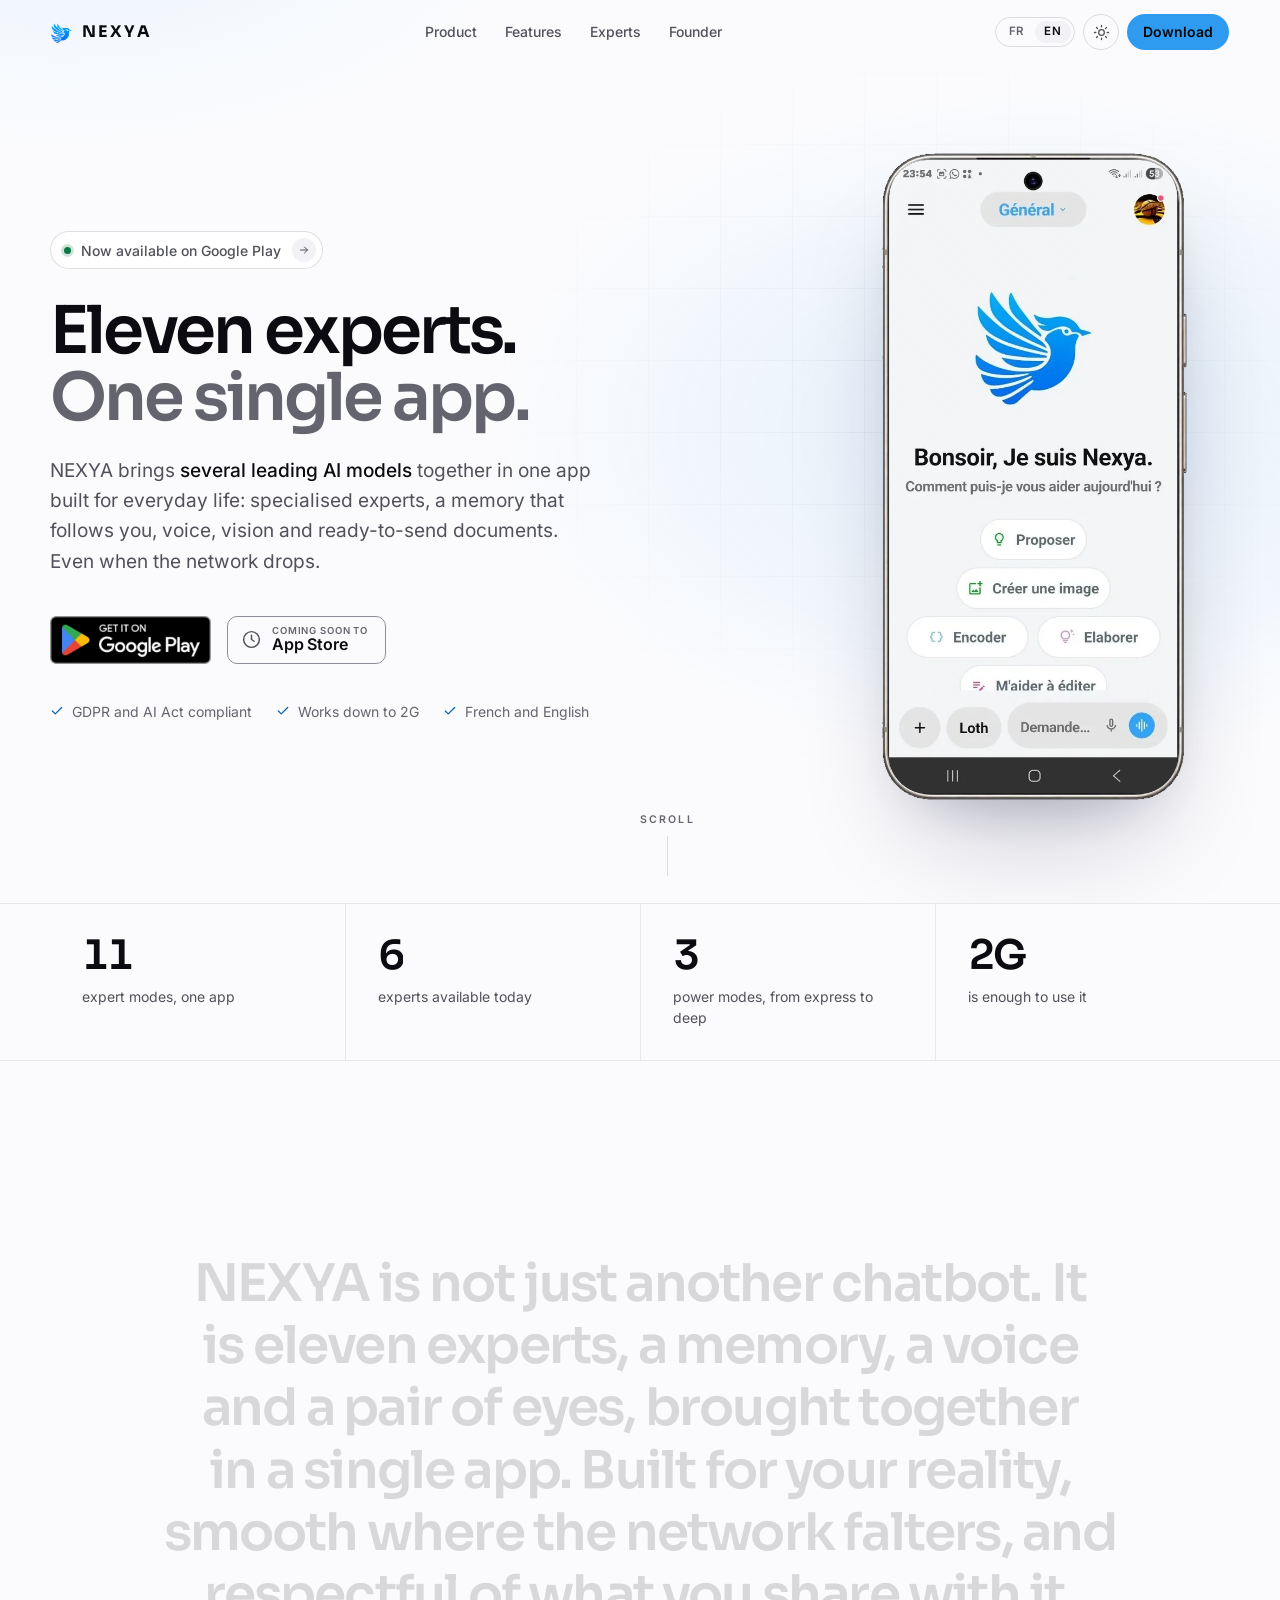
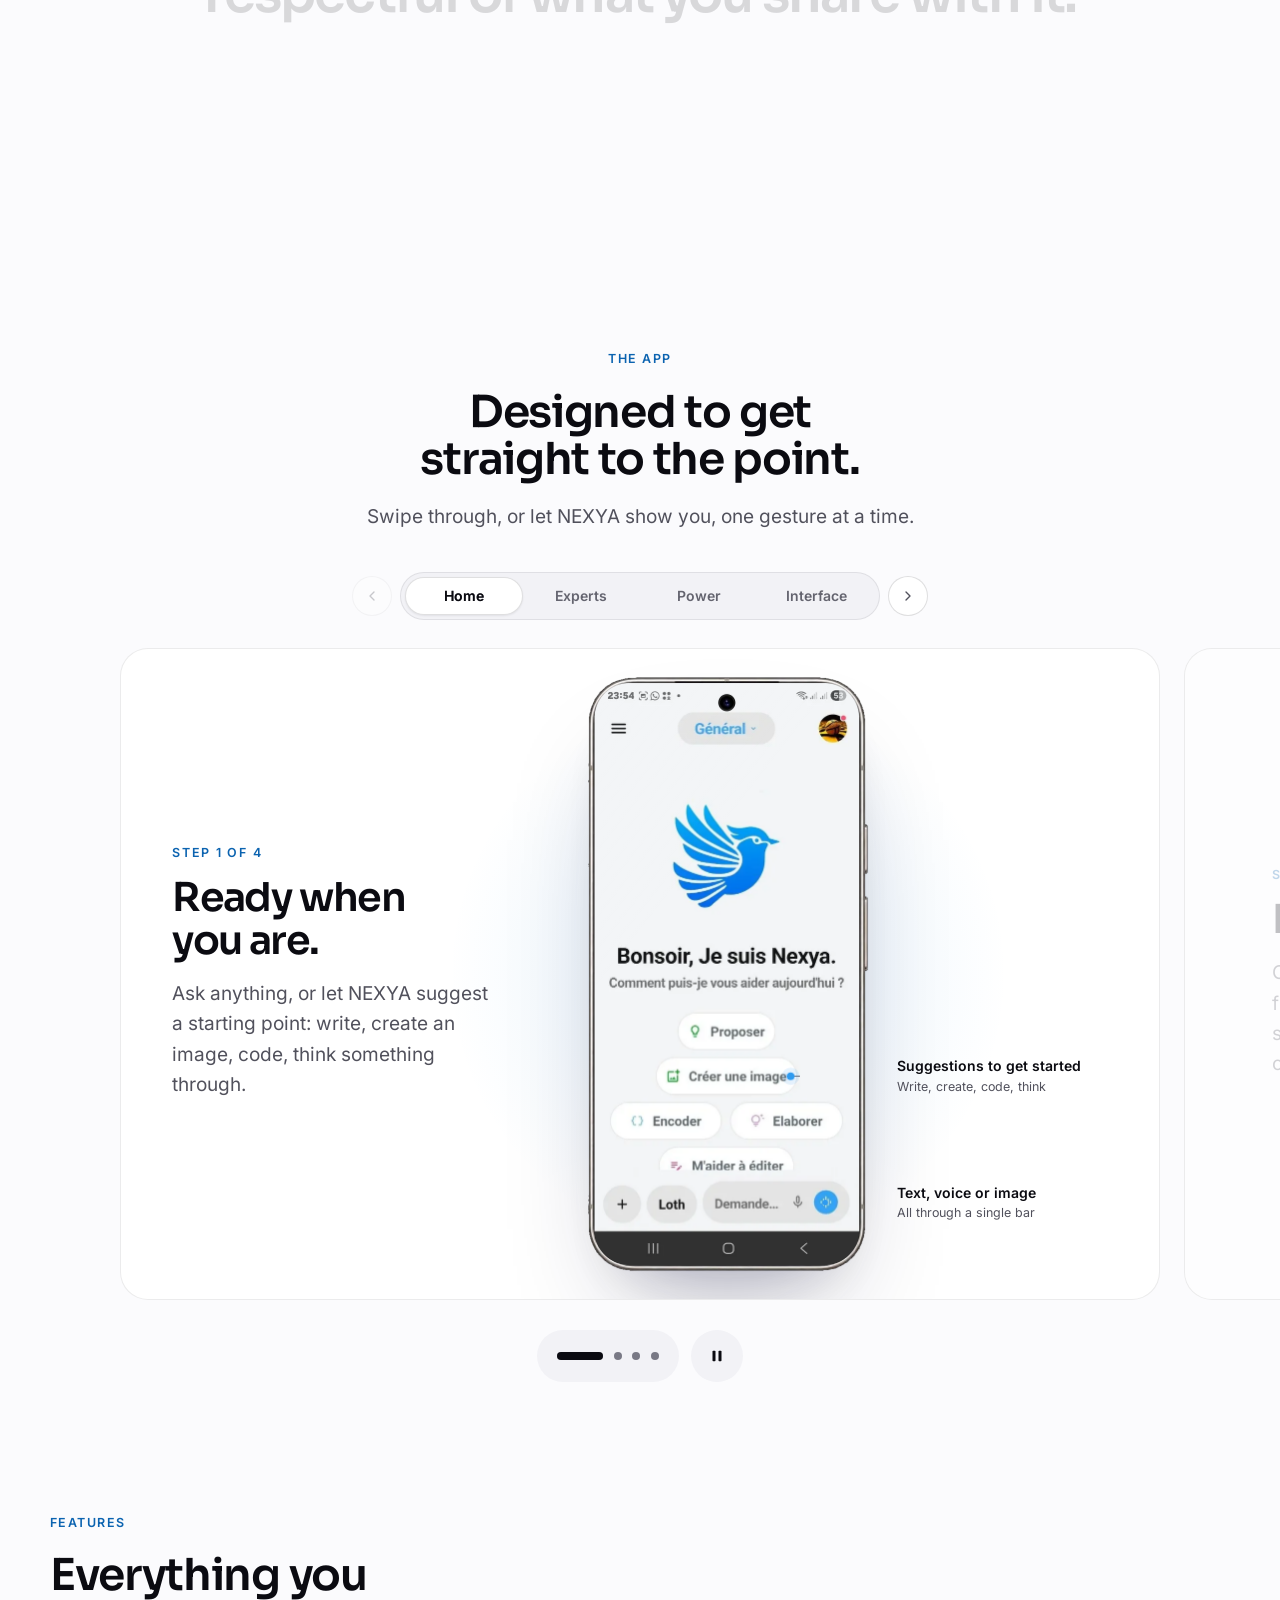
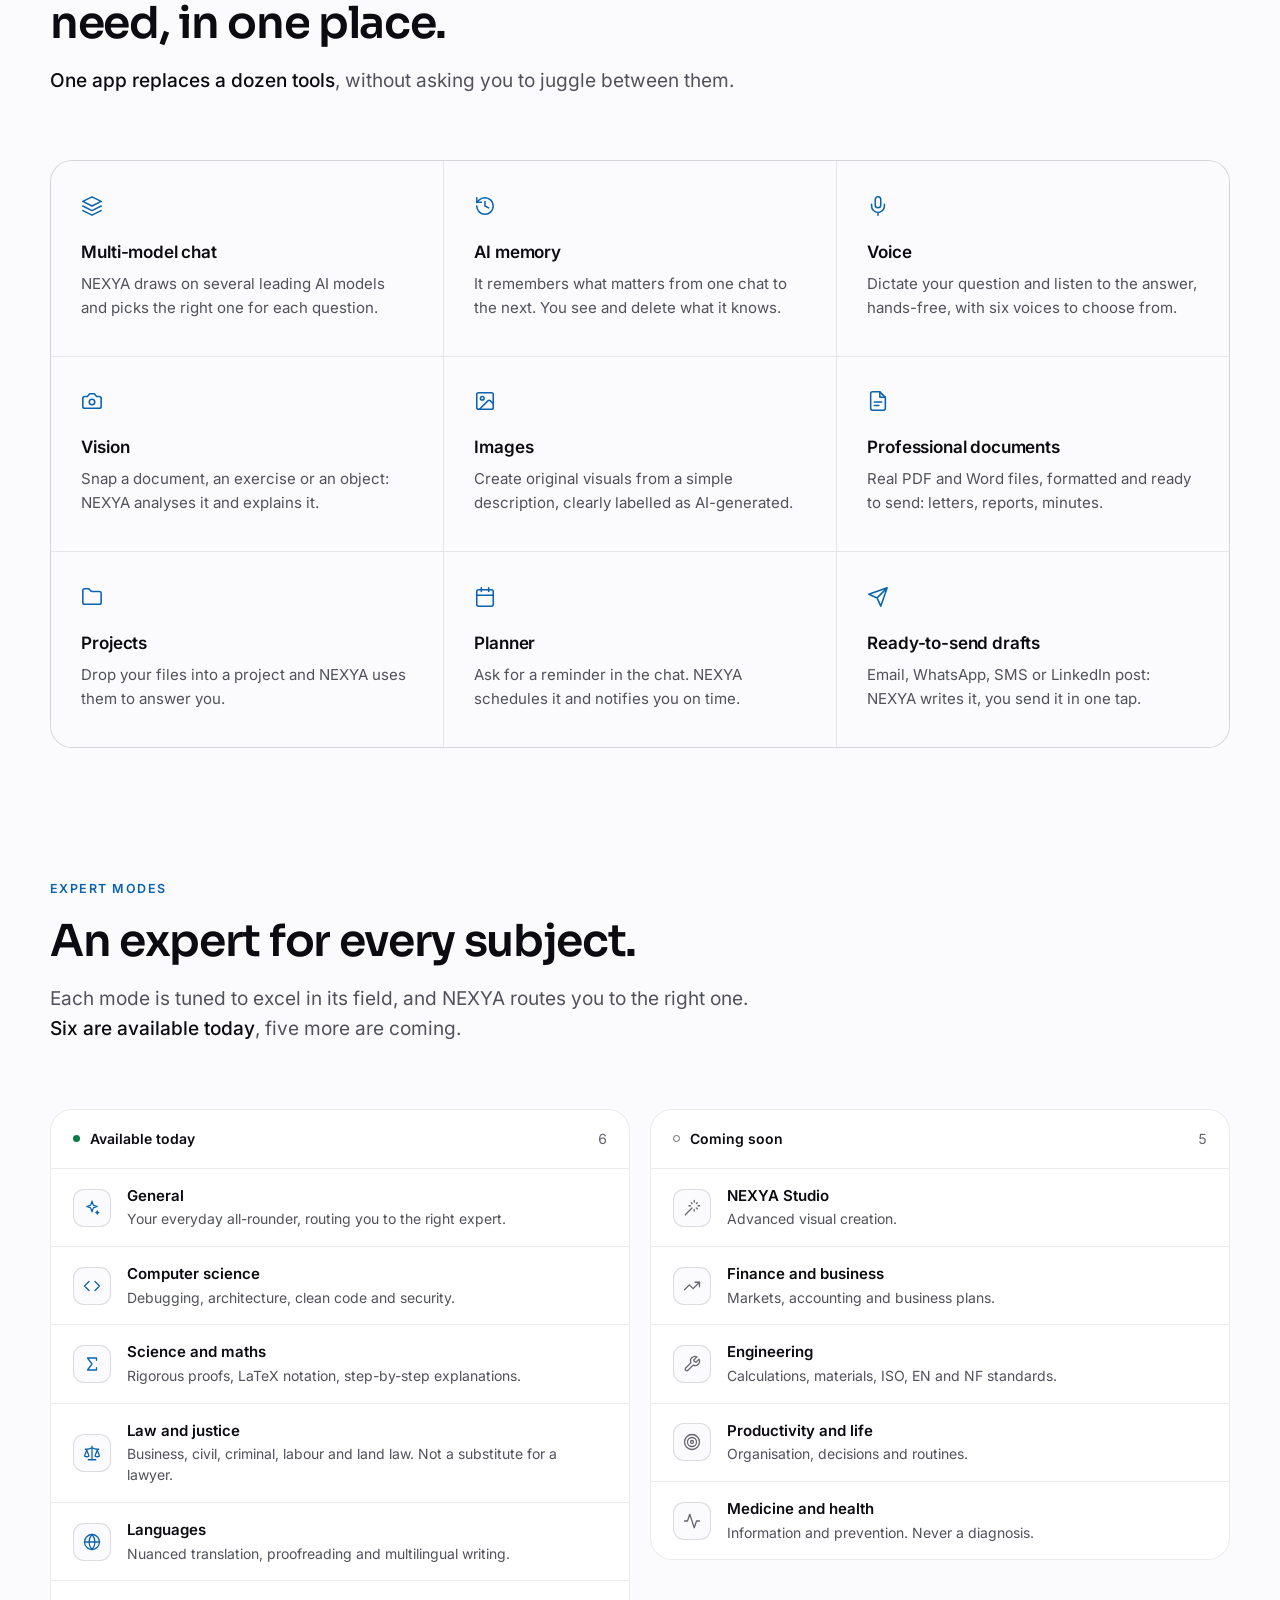
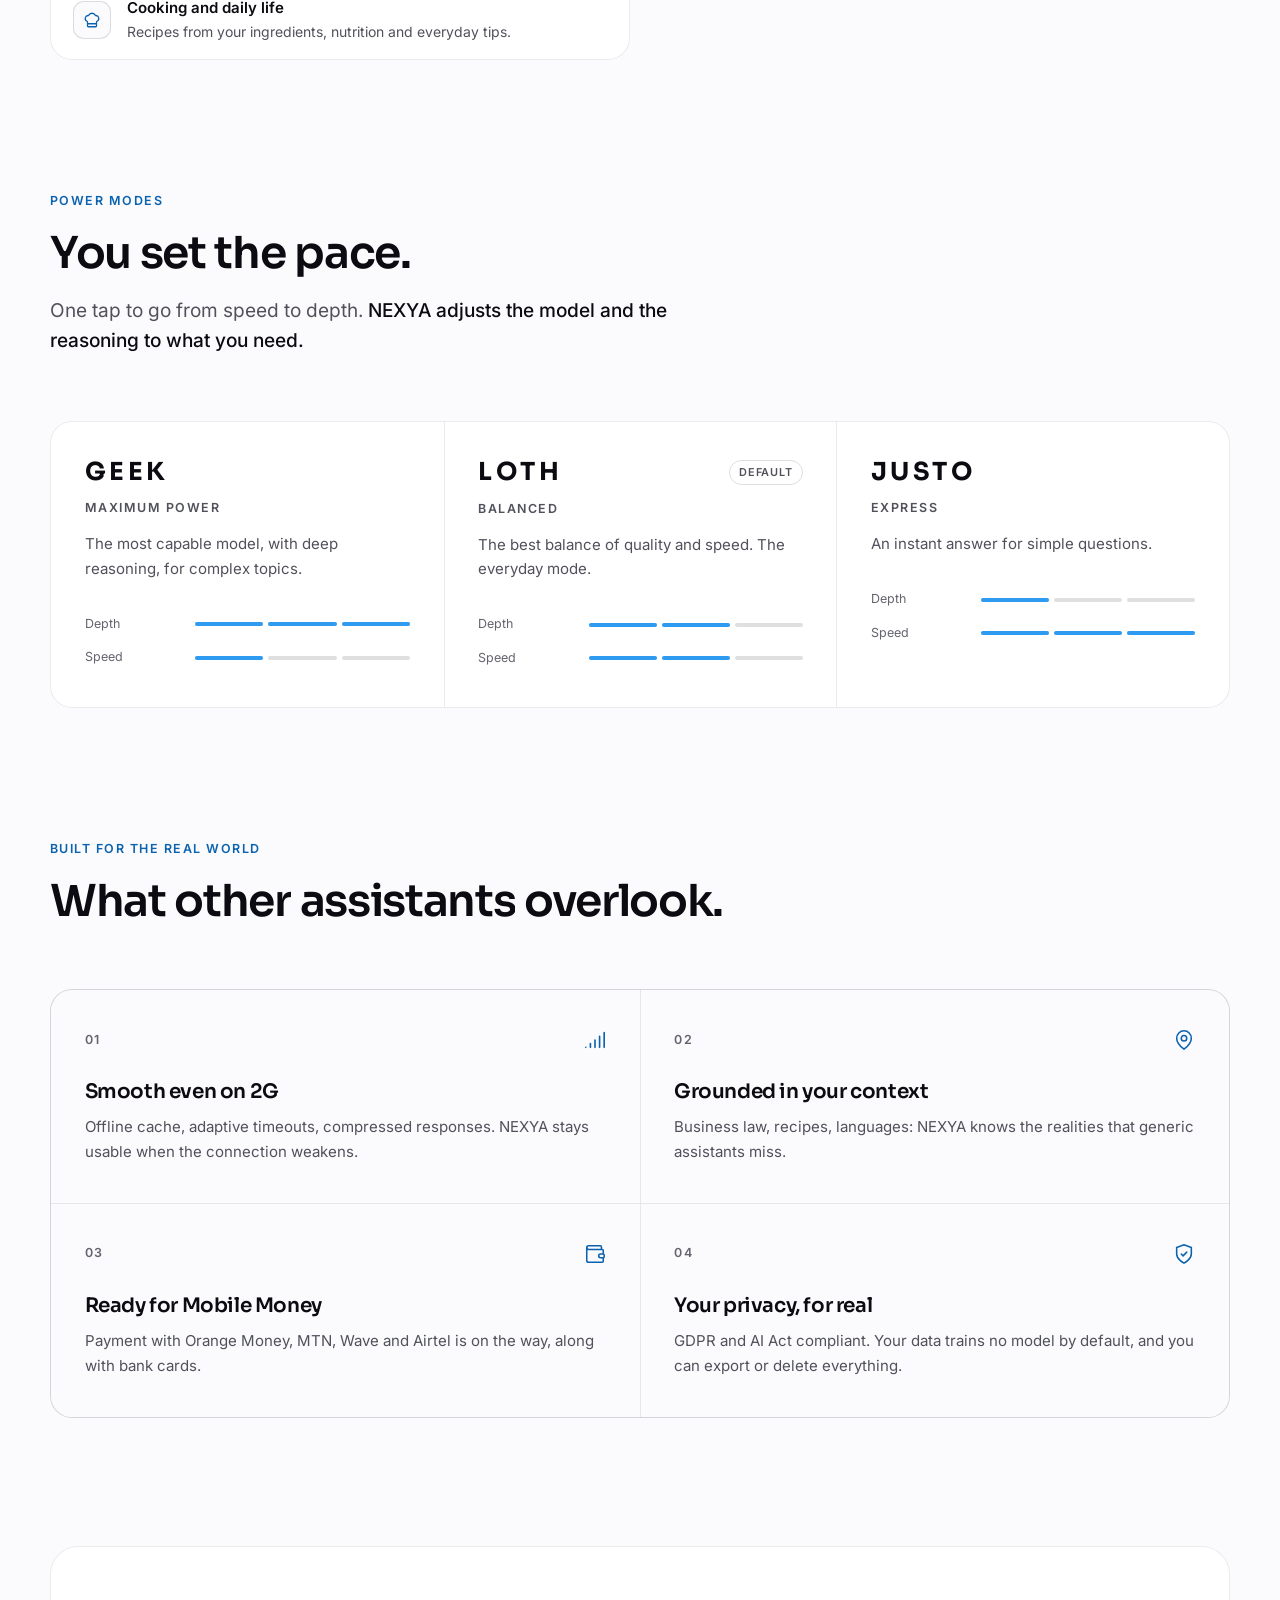
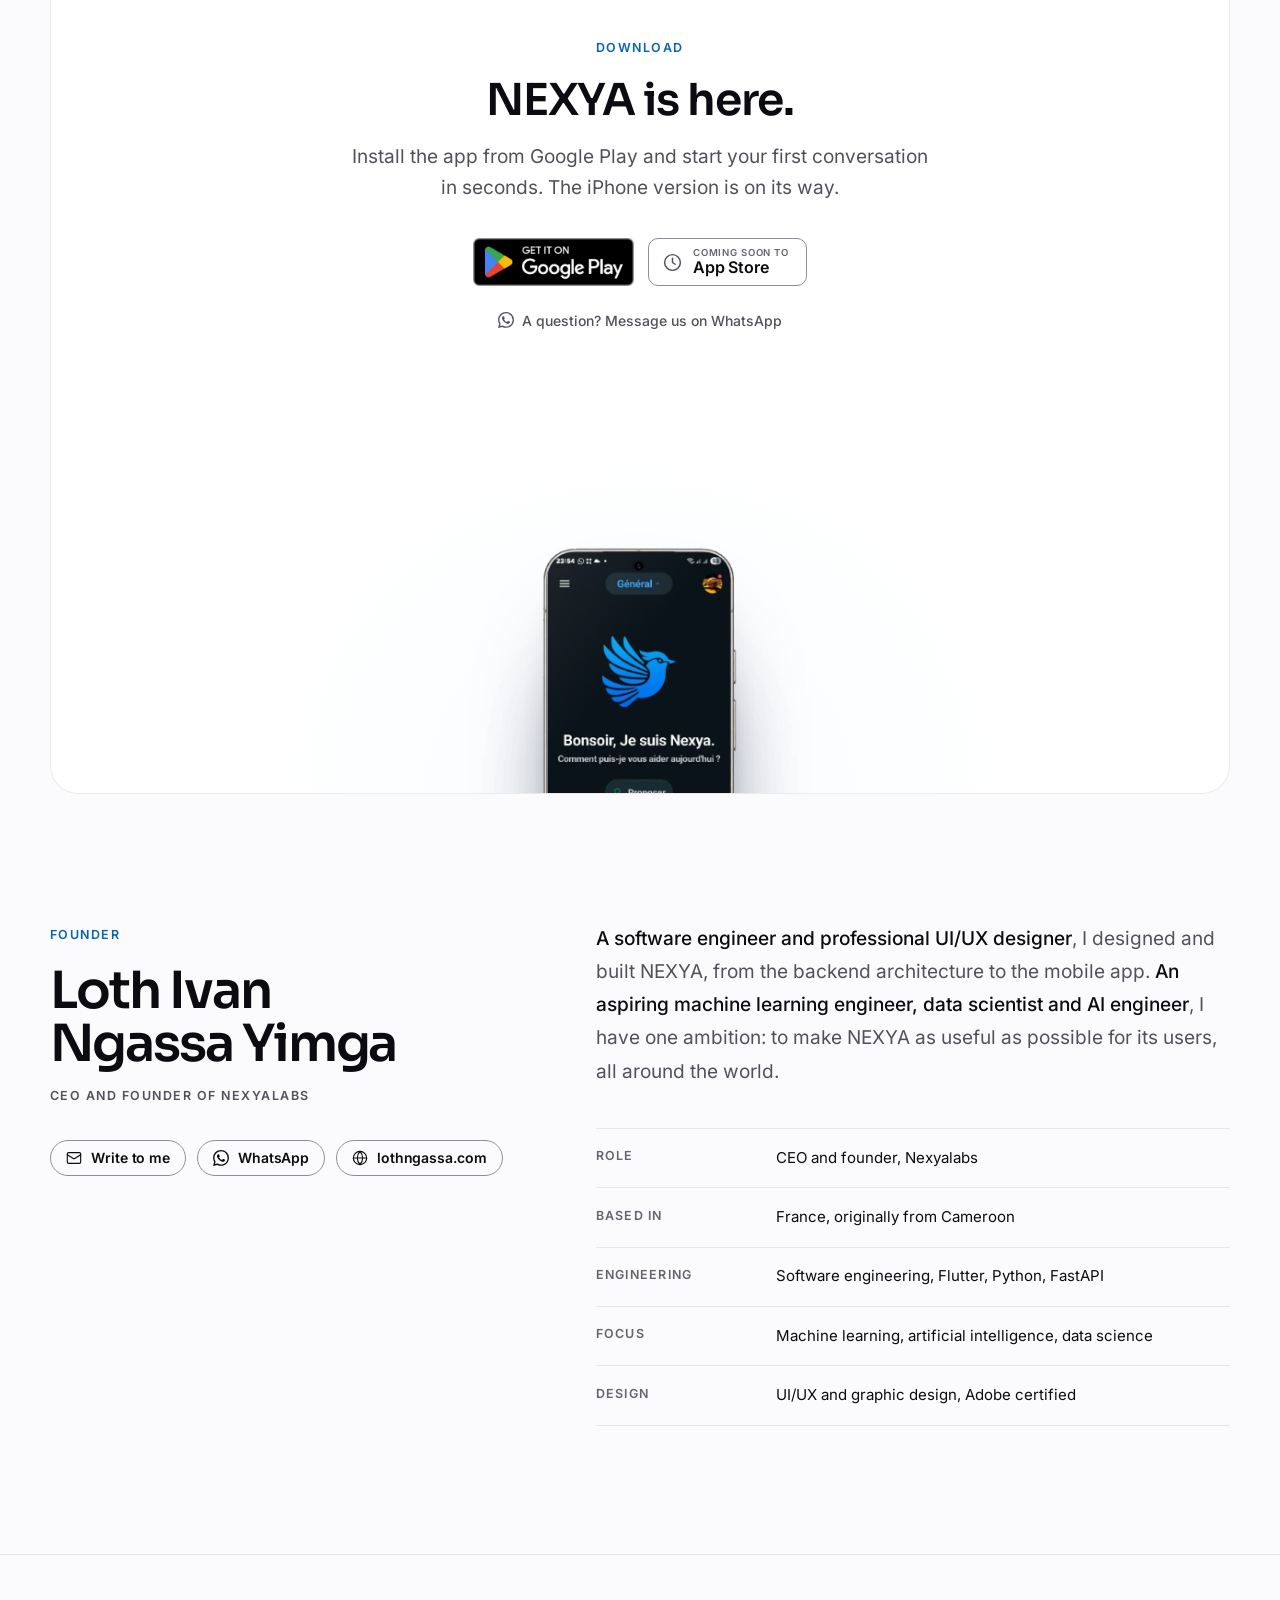
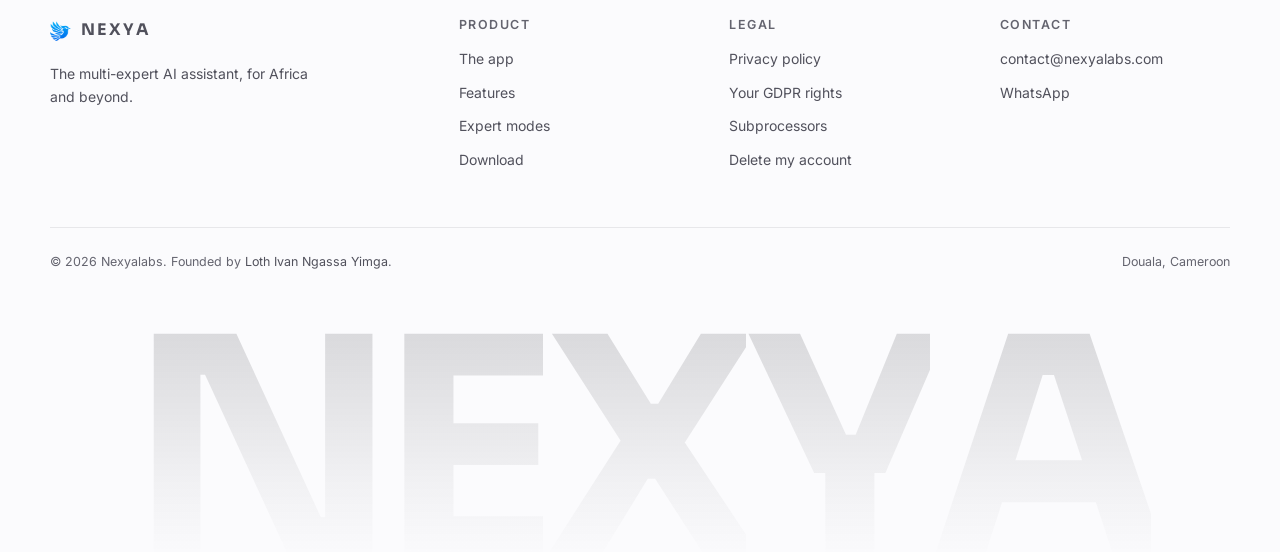
<file: en/index.html>
<!DOCTYPE html>
<html lang="en">
<head>
<meta charset="utf-8">
<meta name="viewport" content="width=device-width, initial-scale=1, viewport-fit=cover">
<title>NEXYA AI - Eleven experts, one app | Nexyalabs</title>
<meta name="description" content="NEXYA AI is a mobile AI assistant bringing together eleven expert modes, AI memory, voice, vision and document generation. Available on Google Play, smooth even on 2G.">
<meta name="theme-color" content="#08080B">
<script>(function(d){var r=d.documentElement,t;try{t=localStorage.getItem('nx-theme')}catch(e){}if(t!=='light'&&t!=='dark'){t=matchMedia('(prefers-color-scheme: light)').matches?'light':'dark'}r.setAttribute('data-theme',t);r.classList.add('js');var l=d.createElement('link');l.rel='preload';l.as='image';l.href='/assets/images/app/accueil-'+t+'.webp';l.setAttribute('fetchpriority','high');d.head.appendChild(l);if(t==='light'){var m=d.querySelector('meta[name="theme-color"]');if(m)m.content='#FBFBFD'}})(document)</script>
<meta name="author" content="Loth Ivan Ngassa Yimga">
<meta name="robots" content="index, follow, max-image-preview:large">
<link rel="canonical" href="https://nexyalabs.com/en">
<link rel="alternate" hreflang="fr" href="https://nexyalabs.com/">
<link rel="alternate" hreflang="en" href="https://nexyalabs.com/en">
<link rel="alternate" hreflang="x-default" href="https://nexyalabs.com/">

<meta property="og:type" content="website">
<meta property="og:site_name" content="NEXYA AI">
<meta property="og:title" content="NEXYA AI - Eleven experts, one app">
<meta property="og:description" content="The multi-expert AI assistant for Africa and beyond. Available on Google Play.">
<meta property="og:url" content="https://nexyalabs.com/en">
<meta property="og:image" content="https://nexyalabs.com/assets/images/og-image-en.jpg">
<meta property="og:image:width" content="1200">
<meta property="og:image:height" content="630">
<meta property="og:image:type" content="image/jpeg">
<meta property="og:image:alt" content="The NEXYA AI app on a phone">
<meta property="og:locale" content="en_US">
<meta property="og:locale:alternate" content="fr_FR">
<meta name="twitter:card" content="summary_large_image">
<meta name="twitter:title" content="NEXYA AI - Eleven experts, one app">
<meta name="twitter:description" content="The multi-expert AI assistant for Africa and beyond. Available on Google Play.">
<meta name="twitter:image" content="https://nexyalabs.com/assets/images/og-image-en.jpg">

<link rel="icon" type="image/png" sizes="32x32" href="/assets/images/favicon-32.png">
<link rel="icon" type="image/png" sizes="192x192" href="/assets/images/icon-192.png">
<link rel="apple-touch-icon" href="/assets/images/apple-touch-icon.png">
<link rel="manifest" href="/site.webmanifest">

<link rel="preload" href="/assets/fonts/inter-latin.woff2" as="font" type="font/woff2" crossorigin>
<link rel="preload" href="/assets/fonts/sora-latin.woff2" as="font" type="font/woff2" crossorigin>
<link rel="stylesheet" href="/assets/css/base.css">

<script type="application/ld+json">
{
  "@context": "https://schema.org",
  "@graph": [
    {
      "@type": "Organization",
      "@id": "https://nexyalabs.com/#organisation",
      "name": "Nexyalabs",
      "url": "https://nexyalabs.com/",
      "logo": "https://nexyalabs.com/assets/images/icon-512.png",
      "email": "contact@nexyalabs.com",
      "description": "Nexyalabs conçoit NEXYA AI, un assistant d'intelligence artificielle mobile multi-expert et multi-modèles, pour l'Afrique et au-delà.",
      "foundingLocation": { "@type": "Place", "name": "Douala, Cameroun" },
      "founder": { "@id": "https://nexyalabs.com/#loth-ivan-ngassa-yimga" }
    },
    {
      "@type": "WebSite",
      "@id": "https://nexyalabs.com/#site",
      "url": "https://nexyalabs.com/",
      "name": "NEXYA AI",
      "inLanguage": ["fr", "en"],
      "publisher": { "@id": "https://nexyalabs.com/#organisation" }
    },
    {
      "@type": "MobileApplication",
      "@id": "https://nexyalabs.com/#application",
      "name": "NEXYA AI",
      "operatingSystem": "Android",
      "applicationCategory": "ProductivityApplication",
      "softwareVersion": "1.0.0",
      "url": "https://play.google.com/store/apps/details?id=com.nexyalabs.nexya",
      "installUrl": "https://play.google.com/store/apps/details?id=com.nexyalabs.nexya",
      "inLanguage": ["fr", "en"],
      "description": "Assistant d'intelligence artificielle mobile : onze modes experts, trois modes de puissance, mémoire IA, voix, vision, génération d'images et de documents PDF et Word, planificateur. Optimisé pour les réseaux lents jusqu'à la 2G.",
      "publisher": { "@id": "https://nexyalabs.com/#organisation" },
      "author": { "@id": "https://nexyalabs.com/#loth-ivan-ngassa-yimga" }
    },
    {
      "@type": "Person",
      "@id": "https://nexyalabs.com/#loth-ivan-ngassa-yimga",
      "name": "Loth Ivan Ngassa Yimga",
      "givenName": "Loth Ivan",
      "familyName": "Ngassa Yimga",
      "alternateName": ["Loth Ngassa", "Loth Ngassa Yimga", "Loth Ivan Ngassa", "Ivan Ngassa", "Loth Ivan"],
      "url": "https://lothngassa.com/",
      "mainEntityOfPage": "https://lothngassa.com/bio/",
      "sameAs": ["https://lothngassa.com/", "https://www.linkedin.com/in/loth-ngassa-65b5853b9", "https://github.com/lothngassa"],
      "jobTitle": "CEO et Fondateur de Nexyalabs",
      "description": "Loth Ivan Ngassa Yimga est un ingénieur logiciel camerounais, CEO et fondateur de Nexyalabs et créateur de NEXYA AI, un assistant d'intelligence artificielle mobile multi-expert. Originaire du Cameroun et désormais basé en France, il est ingénieur logiciel et designer UI/UX professionnel certifié Adobe, et se forme pour devenir machine learning engineer, data scientist et ingénieur IA. Son ambition : rendre NEXYA le plus utile possible pour ses utilisateurs, partout dans le monde.",
      "disambiguatingDescription": "Cameroonian software engineer, CEO and founder of Nexyalabs and creator of the NEXYA AI app. Based in France. Software engineer and Adobe-certified professional UI/UX designer, training to become a machine learning engineer, data scientist and AI engineer.",
      "worksFor": { "@id": "https://nexyalabs.com/#organisation" },
      "nationality": { "@type": "Country", "name": "Cameroun" },
      "homeLocation": { "@type": "Place", "name": "France", "address": { "@type": "PostalAddress", "addressCountry": "FR" } },
      "alumniOf": { "@type": "CollegeOrUniversity", "name": "École Nationale Supérieure Polytechnique de Douala", "address": { "@type": "PostalAddress", "addressLocality": "Douala", "addressCountry": "CM" } },
      "hasOccupation": [
        { "@type": "Occupation", "name": "Ingénieur logiciel" },
        { "@type": "Occupation", "name": "Designer UI/UX" },
        { "@type": "Occupation", "name": "Entrepreneur tech" }
      ],
      "hasCredential": {
        "@type": "EducationalOccupationalCredential",
        "credentialCategory": "certification",
        "name": "Certification Adobe en design UI/UX",
        "recognizedBy": { "@type": "Organization", "name": "Adobe" }
      },
      "knowsAbout": ["Ingénierie logicielle", "Software engineering", "Développement mobile", "Flutter", "Dart", "Python", "FastAPI", "Intelligence artificielle", "Machine learning", "Data science", "Grands modèles de langage (LLM)", "Retrieval-augmented generation (RAG)", "Design UI/UX", "Design graphique", "Adobe Creative Cloud", "Entrepreneuriat technologique"],
      "knowsLanguage": ["fr", "en"]
    }
  ]
}
</script>

<style>
/* ===================== Page d'accueil ===================== */
.section{padding-block:var(--section);position:relative}
.sec-head{max-width:44rem;margin-bottom:clamp(2.75rem,5vw,4.25rem)}
.sec-head--center{margin-inline:auto;text-align:center}
.sec-head--center .kicker{justify-content:center}
.sec-head .h2{margin:1.1rem 0 1.15rem}
.lead strong{color:var(--text);font-weight:500}

/* --- Apparitions generiques --- */
.js [data-reveal]{opacity:0;transform:translateY(22px);transition:opacity 1s var(--ease),transform 1s var(--ease);transition-delay:calc(var(--d,0) * 80ms)}
.js [data-reveal].in{opacity:1;transform:none}

/* --- Mots qui montent depuis un masque --- */
.w{display:inline-block;overflow:hidden;vertical-align:top;padding-bottom:.14em;margin-bottom:-.14em}
.wi{display:inline-block}
@keyframes wordUp{from{transform:translateY(115%)}to{transform:none}}
.hero__title .wi{animation:wordUp 1.15s var(--ease) both;animation-delay:calc(var(--wi) * 75ms + 220ms)}
.js [data-reveal][data-split]{opacity:1;transform:none}
.js [data-split] .wi{transform:translateY(115%);transition:transform 1.1s var(--ease);transition-delay:calc(var(--wi) * 45ms)}
.js [data-split].in .wi{transform:none}

/* --- Entree du hero (CSS pur : visible meme sans JavaScript) --- */
@keyframes rise{from{opacity:0;transform:translateY(18px);filter:blur(8px)}to{opacity:1;transform:none;filter:none}}
[data-rise]{animation:rise 1.05s var(--ease) both;animation-delay:calc(var(--i,0) * 90ms + 120ms)}
@keyframes deviceIn{from{opacity:0;transform:translateY(80px) scale(.92) rotateX(14deg);filter:blur(14px)}to{opacity:1;transform:none;filter:none}}
.device-in{animation:deviceIn 1.7s var(--ease) both;animation-delay:.35s;transform-origin:50% 85%}
@keyframes wake{to{opacity:0}}
@keyframes glint{to{background-position:-40% 0}}

/* --- Hero --- */
.hero{position:relative;isolation:isolate;overflow:clip;padding:clamp(7.5rem,13vw,9.5rem) 0 clamp(4.5rem,8vw,6.5rem)}
.hero::before{content:'';position:absolute;inset:-10% -20% auto;height:130%;z-index:-2;pointer-events:none;
  background:radial-gradient(42% 40% at 72% 44%,var(--glow),transparent 72%),radial-gradient(38% 30% at 18% 0,rgba(var(--accent-rgb),.07),transparent 70%)}
.hero::after{content:'';position:absolute;inset:0;z-index:-1;pointer-events:none;opacity:.5;
  background-image:linear-gradient(var(--line) 1px,transparent 1px),linear-gradient(90deg,var(--line) 1px,transparent 1px);background-size:72px 72px;
  -webkit-mask-image:radial-gradient(52% 58% at 72% 42%,#000,transparent 72%);mask-image:radial-gradient(52% 58% at 72% 42%,#000,transparent 72%)}
.hero__grid{display:grid;grid-template-columns:1.3fr .7fr;align-items:center;gap:clamp(2.5rem,5vw,4.5rem)}
.hero__copy{will-change:transform,opacity}
.pill-link{display:inline-flex;align-items:center;gap:.65rem;padding:.38rem .42rem .38rem .8rem;border:1px solid var(--line-2);border-radius:var(--r-pill);background:var(--surface);font-size:var(--fs-sm);font-weight:500;color:var(--text-2);transition:border-color var(--t-fast),color var(--t-fast)}
.pill-link:hover{border-color:var(--line-ui);color:var(--text)}
.pill-link .dot{width:7px;height:7px;border-radius:50%;background:var(--ok);box-shadow:0 0 0 3px color-mix(in srgb,var(--ok) 20%,transparent)}
.pill-link .go{display:inline-grid;place-items:center;width:24px;height:24px;border-radius:50%;background:var(--surface-2)}
.pill-link .go svg{width:12px;height:12px;transition:transform var(--t) var(--ease)}
.pill-link:hover .go svg{transform:translateX(2px)}
.hero__title{font:600 clamp(2.4rem,5.4vw - .2rem,4.25rem)/1.02 var(--font-display);letter-spacing:-.045em;margin:1.75rem 0 1.5rem}
.hero__title .l{display:block}
.hero__title .l2{color:var(--text-3)}
.hero__sub{max-width:34rem}
.hero__cta{display:flex;flex-wrap:wrap;align-items:center;gap:1rem;margin-top:2.4rem}
.hero__facts{display:flex;flex-wrap:wrap;gap:.6rem 1.5rem;margin-top:2.25rem;font-size:var(--fs-sm);color:var(--text-3)}
.hero__facts li{display:inline-flex;align-items:center;gap:.5rem}
.hero__facts svg{width:14px;height:14px;color:var(--accent)}
.hero__visual{display:grid;place-items:center;position:relative;will-change:transform}
.tilt{will-change:transform;transform-style:preserve-3d}
.cue{position:absolute;left:50%;bottom:clamp(1.25rem,3vh,2rem);transform:translateX(-50%);display:flex;flex-direction:column;align-items:center;gap:.7rem;font:600 .66rem/1 var(--font-ui);letter-spacing:.2em;text-transform:uppercase;color:var(--text-3);transition:opacity .6s var(--ease);animation:rise 1s var(--ease) both 1.6s}
.cue i{position:relative;display:block;width:1px;height:40px;background:var(--line-2);overflow:hidden}
.cue i::after{content:'';position:absolute;left:0;top:-45%;width:100%;height:45%;background:var(--text-2);animation:cueRun 2.4s cubic-bezier(.65,0,.35,1) infinite 2.4s}
@keyframes cueRun{to{top:100%}}
.cue.is-gone{opacity:0}
.cue.is-gone i::after{animation-play-state:paused}

/* --- Telephone --- */
.device{position:relative;margin:0;width:var(--w,300px);aspect-ratio:568/1200}
.device::before{content:'';position:absolute;inset:1.2% 2%;border-radius:14% / 6.6%;box-shadow:var(--shadow-device);z-index:0}
.device__screen{position:absolute;left:2.6408%;top:1.1667%;width:94.0141%;height:97.75%;overflow:hidden;border-radius:13.11% / 5.97%;background:#000;z-index:1;isolation:isolate}
.device__screen::after{content:'';position:absolute;inset:0;z-index:3;pointer-events:none;background:linear-gradient(128deg,rgba(255,255,255,.075),rgba(255,255,255,0) 34%)}
.device__wake{position:absolute;inset:0;z-index:2;background:#000;pointer-events:none;animation:wake 1.2s ease both 1.45s}
.device__glint{position:absolute;inset:0;z-index:4;pointer-events:none;background:linear-gradient(112deg,transparent 38%,rgba(255,255,255,.18) 50%,transparent 62%);background-size:260% 100%;background-position:130% 0;animation:glint 1.8s var(--ease) both 2.05s}
.device__frame{position:absolute;inset:0;z-index:2;pointer-events:none}
.device__frame img{width:100%;height:100%}
.shot{position:absolute;inset:0;width:100%;height:100%;object-fit:cover;object-position:center top}
.shot[data-v="light"],:root[data-theme="light"] .shot[data-v="dark"]{display:none}
:root[data-theme="light"] .shot[data-v="light"]{display:block}
.hero .device{--w:clamp(250px,24vw,312px)}

/* --- Bandeau de preuves --- */
.proof{border-block:1px solid var(--line)}
.proof__in{display:grid;grid-template-columns:repeat(4,1fr)}
.proof__item{padding:2rem clamp(1rem,2.5vw,2rem)}
.proof__item+.proof__item{border-left:1px solid var(--line)}
.proof__v{font:600 clamp(1.9rem,1.5rem + 1.3vw,2.6rem)/1 var(--font-display);letter-spacing:-.04em;font-variant-numeric:tabular-nums}
.proof__l{margin-top:.65rem;font-size:var(--fs-sm);color:var(--text-2);line-height:1.45}

/* --- Manifeste : les mots s'allument au defilement --- */
.manifesto{padding-block:clamp(6.5rem,15vw,12rem)}
.manifesto__text{max-width:20em;margin-inline:auto;text-align:center;font:600 clamp(1.75rem,1rem + 2.8vw,3.3rem)/1.2 var(--font-display);letter-spacing:-.035em;text-wrap:balance}
.js .manifesto__text .lw{opacity:.14;transition:opacity .2s linear}

/* --- Demonstration : galerie facon Apple, un geste par carte --- */
.gal{--lens:color-mix(in srgb,var(--text) 11%,var(--surface-2));overflow-x:hidden;overflow-x:clip;padding-bottom:0}
:root[data-theme="light"] .gal{--lens:var(--surface)}
.gal .sec-head{margin-bottom:clamp(1.75rem,3.5vw,2.5rem)}

/* Etapes : une lentille qui suit le doigt, et des lettres qui s'allument exactement sous elle */
.gal__nav{display:flex;align-items:center;justify-content:center;gap:.5rem;margin-bottom:clamp(1rem,2.4vw,1.6rem)}
.gal__arrow{display:grid;place-items:center;flex:none;width:40px;height:40px;border-radius:50%;border:1px solid var(--line-2);background:var(--surface);color:var(--text-2);transition:color var(--t-fast),border-color var(--t-fast),opacity var(--t),transform var(--t-fast) var(--ease)}
.gal__arrow:hover:not([aria-disabled="true"]){color:var(--text);border-color:var(--line-ui)}
.gal__arrow:active:not([aria-disabled="true"]){transform:scale(.92)}
.gal__arrow[aria-disabled="true"]{opacity:.3;cursor:default}
.gal__arrow svg{width:16px;height:16px}
.gal__seg{position:relative;container-type:inline-size;display:grid;grid-template-columns:repeat(4,minmax(0,1fr));width:min(100%,30rem);padding:4px;border-radius:var(--r-pill);border:1px solid var(--line);background:var(--surface-2)}
.gal__pill{position:absolute;top:4px;bottom:4px;left:4px;width:calc((100% - 8px) / 4);border-radius:var(--r-pill);border:1px solid var(--line-2);background:var(--lens);box-shadow:var(--shadow-sm);transform:translateX(calc(var(--sp,0) * 100%));will-change:transform;pointer-events:none}
.gal__tab,.gal__lit span{height:38px;padding:0 .35rem;font:600 var(--fs-sm)/1 var(--font-ui);font-size:min(var(--fs-sm),3.9cqi);white-space:nowrap}
.gal__tab{position:relative;z-index:1;border-radius:var(--r-pill);color:var(--text-3);transition:color var(--t)}
.gal__tab:hover{color:var(--text-2)}
.gal__lit{position:absolute;inset:4px;z-index:2;display:grid;grid-template-columns:repeat(4,minmax(0,1fr));color:var(--text);pointer-events:none;clip-path:inset(0 calc(100% - (var(--sp,0) + 1) * 25%) 0 calc(var(--sp,0) * 25%) round 999px)}
.gal__lit span{display:grid;place-items:center}

/* Rail : defilement natif aimante, une carte par geste */
.gal__view{--gap:24px;--cw:min(1080px,calc(100cqi - 240px));--side:calc((100cqi - var(--cw)) / 2);--ch:clamp(min(420px,calc(100svh - 96px)),calc(100svh - 248px),720px);--veil:.45;position:relative;container-type:inline-size}
.js .gal__view[data-reveal]{transform:translateX(72px)}
.js .gal__view[data-reveal].in{transform:none}
.gal__track{position:relative;display:flex;gap:var(--gap);padding-block:2px 6px;overflow-x:auto;overflow-y:hidden;scroll-snap-type:x mandatory;overscroll-behavior-x:contain;scrollbar-width:none;-webkit-tap-highlight-color:transparent}
.gal__track::-webkit-scrollbar{display:none}
.gal__track::before,.gal__track::after{content:'';flex:none;width:max(0px,calc(var(--side) - var(--gap)))}
.gal__track.is-free{scroll-snap-type:none}
.gal__track:focus-visible{outline-offset:-4px}
.gal__card{--w:calc((var(--ch) - 56px) / 2.113);position:relative;flex:none;width:var(--cw);min-height:var(--ch);scroll-snap-align:center;scroll-snap-stop:always;display:grid;grid-template-columns:minmax(0,.82fr) minmax(0,1.18fr);align-items:center;border-radius:28px;border:1px solid var(--line);background:var(--surface);overflow:hidden;isolation:isolate;-webkit-user-select:none;user-select:none}
.js .gal__card:not(.is-active),.js .gal__card.is-active .gal__phone{cursor:pointer}
.gal__veil{position:absolute;inset:0;z-index:6;background:var(--bg);opacity:0;pointer-events:none}
.gal__txt{position:relative;z-index:2;padding:clamp(2rem,4vw,3.5rem);will-change:transform,opacity}
.gal__step{margin-bottom:1.1rem;font:600 var(--fs-xs)/1 var(--font-ui);letter-spacing:.14em;text-transform:uppercase;color:var(--accent)}
.gal__title{font:600 clamp(1.9rem,1.2rem + 1.6vw,2.6rem)/1.08 var(--font-display);letter-spacing:-.04em;text-wrap:balance}
.gal__sub{display:none}
.gal__desc{max-width:26rem;margin-top:1rem;font-size:var(--fs-lead);line-height:1.6;color:var(--text-2)}
.gal__stage{position:relative;display:flex;align-items:center;height:100%;perspective:1600px}
.gal__glow{position:absolute;left:calc(2.5rem + var(--w) / 2);top:50%;width:min(560px,130%);aspect-ratio:1;border-radius:50%;transform:translate(-50%,-50%);background:radial-gradient(closest-side,var(--glow),transparent);pointer-events:none;z-index:-1;transition:opacity 1.2s var(--ease)}
.gal__glow--green{background:radial-gradient(closest-side,rgba(76,175,80,.2),transparent);opacity:0}
.gal__card.is-green .gal__glow--green{opacity:1}
.gal__card.is-green .gal__glow:not(.gal__glow--green){opacity:.3}
.gal__phone{position:relative;margin-left:2.5rem;transform-style:preserve-3d;will-change:transform}

/* Etat final de chaque telephone sans JavaScript */
.gal__card[data-k="1"] .scr[data-scr="1"] .scr__in,.gal__card[data-k="3"] .scr[data-scr="3"] .scr__in{opacity:1}
.gal__card[data-k="2"] .demo__scrim{opacity:.54}
.gal__card[data-k="2"] .demo__sheet{opacity:1;transform:none}

/* Ecran rejoue : chrome fixe, contenu qui glisse, voile, panneau, toucher */
.demo{--app:#0B131A;background:var(--app)}
:root[data-theme="light"] .demo{--app:#F3F5F7}
.demo.device__screen::after{z-index:10}
.demo__chrome,.demo__nav,.scr,.scr__in,.demo__scrim,.demo__sheet,.demo__dip{position:absolute;inset:0}
.scr{clip-path:inset(3.764% 0 5.817% 0)}
.scr__in{will-change:transform,opacity}
.scr[data-scr="0"]{z-index:2}.scr[data-scr="3"]{z-index:3}.scr[data-scr="1"]{z-index:4}
.scr:not([data-scr="0"]) .scr__in{opacity:0}
.demo__scrim{z-index:5;background:#000;opacity:0}
.demo__sheet{z-index:6;opacity:0;transform:translateY(48%)}
.demo__dip{z-index:7;background:var(--app);opacity:0;clip-path:inset(3.764% 0 5.817% 0)}
.demo__nav{z-index:8;clip-path:inset(94.183% 0 0 0)}
.demo__glint{position:absolute;inset:0;z-index:9;pointer-events:none;background:linear-gradient(112deg,transparent 38%,rgba(255,255,255,.16) 50%,transparent 62%);background-size:260% 100%;background-position:130% 0}
.demo__tap{position:absolute;z-index:9;width:13%;aspect-ratio:1;border-radius:50%;opacity:0;pointer-events:none;transform:translate(-50%,-50%);
  background:radial-gradient(circle,rgba(255,255,255,.6) 0 30%,rgba(255,255,255,.16) 32% 100%);box-shadow:0 0 0 1.5px rgba(255,255,255,.6),0 6px 18px rgba(0,0,0,.35)}
:root[data-theme="light"] .demo__tap{background:radial-gradient(circle,rgba(20,24,32,.42) 0 30%,rgba(20,24,32,.12) 32% 100%);box-shadow:0 0 0 1.5px rgba(20,24,32,.45),0 6px 18px rgba(0,0,0,.14)}
.demo__ring{position:absolute;z-index:9;width:13%;aspect-ratio:1;border-radius:50%;border:2px solid rgba(255,255,255,.9);opacity:0;pointer-events:none;transform:translate(-50%,-50%)}
:root[data-theme="light"] .demo__ring{border-color:rgba(20,24,32,.6)}

/* Annotations : un trait part de l'ecran vers une legende */
.notes{position:absolute;inset:0;pointer-events:none;z-index:4}
.notes svg{position:absolute;inset:0;width:100%;height:100%;overflow:visible}
.notes g{transition:opacity .25s var(--ease)}
.note-line{fill:none;stroke:var(--text-3);stroke-width:1}
.note-dot,.note-halo{transform-box:fill-box;transform-origin:center}
.note-dot{fill:var(--accent-solid)}
.note-halo{fill:var(--accent-solid);fill-opacity:.22}
.note{position:absolute;max-width:12.5rem;transform:translate(-6px,-50%);opacity:0;transition:opacity .5s var(--ease),transform .5s var(--ease)}
.note.on{opacity:1;transform:translate(0,-50%)}
.note b{display:block;font:600 var(--fs-sm)/1.3 var(--font-ui);color:var(--text)}
.note small{display:block;margin-top:.15rem;font-size:var(--fs-xs);line-height:1.4;color:var(--text-2)}
@media (max-width:1099px){ .notes{display:none} }

/* Commandes facon Apple : points liquides et lecture */
.gal__ctrl{display:flex;align-items:center;justify-content:center;gap:.75rem;margin-top:clamp(1rem,2.4vw,1.5rem)}
.gal__dots{display:flex;align-items:center;gap:.65rem;height:52px;padding:0 1.3rem;border-radius:var(--r-pill);background:var(--surface-2);contain:layout}
.gal__dot{position:relative;flex:none;width:8px;height:8px;border-radius:var(--r-pill);background:var(--line-ui);transition:background-color var(--t)}
.gal__dot::before{content:'';position:absolute;inset:-18px -5px}
.gal__dot[aria-current="true"]{width:46px;background:color-mix(in srgb,var(--text) 20%,transparent)}
.gal__dot i{position:absolute;inset:0;border-radius:inherit;background:var(--text);transform:scaleX(0);transform-origin:left center}
.gal__dot:not([aria-current="true"]) i{opacity:0}
:root[data-theme="light"] .gal__dot:not([aria-current="true"]){background:color-mix(in srgb,var(--text-3) 50%,var(--line-ui))}
@media (forced-colors:active){
  .gal__dot,:root[data-theme] .gal__dot:not([aria-current="true"]){forced-color-adjust:none;background:GrayText}
  .gal__dot[aria-current="true"]{background:Canvas;box-shadow:inset 0 0 0 1px CanvasText}
  .gal__dot i{background:Highlight}
  .gal__dot:focus-visible{outline-color:Highlight}
  .gal__pill{border-color:Highlight}
}
.gal__play{display:grid;place-items:center;flex:none;width:52px;height:52px;border-radius:50%;background:var(--surface-2);color:var(--text);transition:transform var(--t-fast) var(--ease),background-color var(--t-fast)}
.gal__play:hover{background:color-mix(in srgb,var(--text) 7%,var(--surface-2))}
.gal__play:active{transform:scale(.92)}
.gal__play svg{grid-area:1/1;width:18px;height:18px;opacity:0;transform:scale(.55);transition:opacity .2s var(--ease),transform .4s var(--ease)}
.gal__play[data-state="playing"] .i-pa,.gal__play[data-state="paused"] .i-pl,.gal__play[data-state="ended"] .i-rp{opacity:1;transform:none}

/* Replis : navigateurs sans unites de conteneur, sans svh ou sans color-mix (Safari 15, Chrome Android ancien) */
@supports not (width:1cqi){
  .gal__view{--cw:min(1080px,calc(100vw - 240px));--side:calc((100vw - var(--cw)) / 2)}
}
@supports not (height:1svh){
  .gal__view{--ch:clamp(min(420px,calc(100vh - 96px)),calc(100vh - 248px),720px)}
}
@supports not (color:color-mix(in srgb,red,red)){
  .gal{--lens:rgba(255,255,255,.1)}
  :root[data-theme="light"] .gal{--lens:var(--surface)}
}

/* Invite ephemere : elle accompagne le coup de pouce, puis s'efface pour de bon */
.gal__swipe{position:absolute;left:calc(var(--side) + var(--cw) / 2);bottom:30px;z-index:8;display:flex;align-items:center;gap:.4rem;padding:.55rem .9rem;border-radius:var(--r-pill);border:1px solid var(--line-2);background:var(--bg);background:color-mix(in srgb,var(--bg) 86%,transparent);box-shadow:var(--shadow-md);font:600 var(--fs-xs)/1 var(--font-ui);color:var(--text);white-space:nowrap;opacity:0;transform:translate(-50%,10px);transition:opacity .35s var(--ease),transform .6s var(--ease);pointer-events:none}
.gal__swipe.on{opacity:1;transform:translate(-50%,0)}
.gal__swipe svg{width:15px;height:15px}
.gal__swipe.on svg{animation:galSwipe 1s var(--ease) .25s 2}
@keyframes galSwipe{50%{transform:translateX(-5px)}}
@media (hover:hover) and (pointer:fine){ .gal__swipe{display:none} }
html:not(.js) .gal__ctrl,html:not(.js) .gal__nav,html:not(.js) .gal__swipe{display:none}

/* --- Fonctionnalites --- */
.grid9{display:grid;grid-template-columns:repeat(3,1fr);gap:1px;background:var(--line);border:1px solid var(--line);border-radius:var(--r-lg);overflow:hidden}
.cell{position:relative;isolation:isolate;background:var(--bg);padding:2.1rem 1.9rem 2.25rem}
.cell::before{content:'';position:absolute;inset:0;z-index:-1;opacity:0;transition:opacity var(--t);background:radial-gradient(380px circle at var(--mx,50%) var(--my,50%),rgba(var(--accent-rgb),.085),transparent 45%)}
.cell:hover::before{opacity:1}
.cell svg{width:22px;height:22px;color:var(--accent);margin-bottom:1.5rem}
.cell h3{font:600 var(--fs-h3)/1.3 var(--font-ui);letter-spacing:-.01em;margin-bottom:.55rem}
.cell p{color:var(--text-2);line-height:1.6}

/* --- Icones qui se dessinent --- */
.js .draw svg{stroke-dasharray:100;stroke-dashoffset:100;transition:stroke-dashoffset 1.6s var(--ease) .25s}
.js .draw.in svg,.js .in .draw svg{stroke-dashoffset:0}

/* --- Experts --- */
.experts{display:grid;grid-template-columns:1fr 1fr;gap:1.25rem;align-items:start}
.panel{border:1px solid var(--line);border-radius:var(--r-lg);background:var(--surface);overflow:hidden}
.panel__head{display:flex;align-items:center;justify-content:space-between;gap:1rem;padding:1.1rem 1.4rem;border-bottom:1px solid var(--line)}
.panel__head h3{display:inline-flex;align-items:center;gap:.6rem;font:600 var(--fs-sm)/1 var(--font-ui)}
.panel__head .dot{width:7px;height:7px;border-radius:50%;background:var(--ok)}
.panel--soon .panel__head .dot{background:transparent;border:1.5px solid var(--text-3)}
.panel__head .count{font-size:var(--fs-sm);color:var(--text-3);font-variant-numeric:tabular-nums}
.xrow{display:grid;grid-template-columns:auto 1fr;align-items:center;gap:1rem;padding:1.05rem 1.4rem;border-bottom:1px solid var(--line);transition:background-color var(--t-fast)}
.xrow:last-child{border-bottom:0}
.xrow:hover{background:var(--hover)}
.js .panel .xrow{opacity:0;transform:translateY(10px);transition:opacity .8s var(--ease),transform .8s var(--ease),background-color var(--t-fast)}
.js .panel.in .xrow{opacity:1;transform:none}
.js .panel.in .xrow:nth-child(2){transition-delay:.06s}.js .panel.in .xrow:nth-child(3){transition-delay:.12s}
.js .panel.in .xrow:nth-child(4){transition-delay:.18s}.js .panel.in .xrow:nth-child(5){transition-delay:.24s}
.js .panel.in .xrow:nth-child(6){transition-delay:.3s}
.xrow__ic{display:grid;place-items:center;width:38px;height:38px;border-radius:11px;border:1px solid var(--line-2);background:var(--bg);color:var(--accent)}
.panel--soon .xrow__ic{color:var(--text-3)}
.xrow__ic svg{width:18px;height:18px}
.xrow h4{font:600 var(--fs-body)/1.3 var(--font-ui);margin:0}
.xrow p{margin-top:.2rem;font-size:var(--fs-sm);line-height:1.5;color:var(--text-2)}

/* --- Modes de puissance --- */
.power{display:grid;grid-template-columns:repeat(3,1fr);border:1px solid var(--line);border-radius:var(--r-lg);background:var(--surface);overflow:hidden}
.mode{position:relative;padding:2.4rem 2.1rem}
.mode+.mode{border-left:1px solid var(--line)}
.mode__top{display:flex;align-items:center;justify-content:space-between;gap:1rem}
.mode__name{font:700 1.55rem/1 var(--font-display);letter-spacing:.14em}
.mode__def{font:600 .68rem/1 var(--font-ui);letter-spacing:.08em;text-transform:uppercase;padding:.38rem .55rem;border-radius:var(--r-pill);border:1px solid var(--line-2);color:var(--text-2)}
.mode__tag{margin-top:.85rem;font:600 var(--fs-xs)/1 var(--font-ui);letter-spacing:.12em;text-transform:uppercase;color:var(--accent)}
.mode p{margin-top:1.1rem;color:var(--text-2)}
.meters{margin-top:2rem;display:grid;gap:.8rem}
.meter{display:grid;grid-template-columns:6rem 1fr;align-items:center;gap:.9rem;font-size:var(--fs-xs);color:var(--text-3)}
.meter__bars{display:grid;grid-template-columns:repeat(3,1fr);gap:5px}
.meter__bars i{height:4px;border-radius:2px;background:var(--line-2);overflow:hidden;position:relative}
.meter__bars i.f::after{content:'';position:absolute;inset:0;background:var(--accent-solid);transform:scaleX(0);transform-origin:left;transition:transform .9s var(--ease)}
.meter__bars i.f:nth-child(2)::after{transition-delay:.14s}
.meter__bars i.f:nth-child(3)::after{transition-delay:.28s}
.power.in .meter__bars i.f::after,html:not(.js) .meter__bars i.f::after{transform:none}

/* --- Pourquoi --- */
.why{display:grid;grid-template-columns:repeat(2,1fr);gap:1px;background:var(--line);border:1px solid var(--line);border-radius:var(--r-lg);overflow:hidden}
.why__item{background:var(--bg);padding:2.4rem 2.1rem}
.why__top{display:flex;align-items:center;justify-content:space-between;margin-bottom:1.75rem}
.why__n{font:600 var(--fs-xs)/1 var(--font-ui);letter-spacing:.12em;color:var(--text-3)}
.why__item svg{width:22px;height:22px;color:var(--accent)}
.why__item h3{font:600 1.25rem/1.3 var(--font-display);letter-spacing:-.02em;margin-bottom:.65rem}
.why__item p{color:var(--text-2)}

/* --- Telechargement : trois telephones en eventail --- */
.cta{position:relative;isolation:isolate;overflow:hidden;text-align:center;padding:clamp(3rem,7vw,5.5rem) clamp(1.25rem,5vw,4rem) 0;border:1px solid var(--line);border-radius:28px;background:var(--surface)}
.cta::before{content:'';position:absolute;inset:0;z-index:-1;pointer-events:none;background:radial-gradient(48% 62% at 50% 100%,var(--glow),transparent 72%);opacity:var(--fan-glow,.35);transition:opacity .2s linear}
.cta__copy{max-width:36rem;margin-inline:auto}
.cta__copy .kicker{justify-content:center}
.cta__copy .h2{margin:1.1rem 0 1.1rem}
.cta__actions{display:flex;flex-wrap:wrap;justify-content:center;align-items:center;gap:.85rem;margin-top:2.2rem}
.cta__copy .textlink{margin-top:1.4rem}
.textlink{display:inline-flex;align-items:center;gap:.45rem;font-size:var(--fs-sm);font-weight:500;color:var(--text-2);transition:color var(--t-fast)}
.textlink:hover{color:var(--text)}
.textlink svg{width:16px;height:16px}
.fan{position:relative;height:clamp(300px,31vw,410px);margin-top:clamp(2.5rem,5vw,3.75rem)}
.fan .device{position:absolute;left:50%;top:0;--w:clamp(165px,16.5vw,226px);margin-left:calc(var(--w) / -2);will-change:transform}
.fan [data-fan-i="2"]{z-index:2}
html:not(.js) .fan [data-fan-i="0"]{transform:translate(-62%,9%) rotate(-9deg) scale(.9)}
html:not(.js) .fan [data-fan-i="1"]{transform:translate(62%,9%) rotate(9deg) scale(.9)}

/* Badge App Store a venir */
.store-soon{display:inline-flex;align-items:center;gap:.6rem;height:48px;padding:0 1.05rem 0 .85rem;border-radius:10px;border:1px solid var(--line-ui);color:var(--text);text-align:left;user-select:none;-webkit-user-select:none}
.store-soon svg{width:21px;height:21px;color:var(--text-2);flex:none}
.store-soon__t{display:flex;flex-direction:column;line-height:1.1}
.store-soon__t small{font-size:.6rem;font-weight:600;letter-spacing:.09em;text-transform:uppercase;color:var(--text-3)}
.store-soon__t b{font-size:1rem;font-weight:600;letter-spacing:-.01em}
.menu__soon{margin-top:.9rem;text-align:center;font-size:var(--fs-sm);color:var(--text-3)}

/* --- Fondateur --- */
.founder{display:grid;grid-template-columns:.85fr 1.15fr;gap:clamp(2.5rem,6vw,6.5rem);align-items:start}
.founder__id{position:sticky;top:110px}
.founder__name{font:600 clamp(2.1rem,1.5rem + 2.2vw,3.2rem)/1.04 var(--font-display);letter-spacing:-.04em;margin:1.1rem 0 1rem;text-wrap:balance}
.founder__role{font:600 var(--fs-xs)/1.4 var(--font-ui);letter-spacing:.12em;text-transform:uppercase;color:var(--text-2)}
.founder__links{display:flex;flex-wrap:wrap;gap:.65rem;margin-top:2.25rem}
.founder__bio{font-size:var(--fs-lead);line-height:1.75;color:var(--text-2);text-wrap:pretty}
.founder__bio strong{color:var(--text);font-weight:500}
.facts{margin-top:2.5rem;border-top:1px solid var(--line)}
.facts>div{display:grid;grid-template-columns:10rem 1fr;gap:1.25rem;padding:1.05rem 0;border-bottom:1px solid var(--line)}
.facts dt{font:600 var(--fs-xs)/1.5 var(--font-ui);letter-spacing:.1em;text-transform:uppercase;color:var(--text-3);padding-top:.1rem}
.facts dd{color:var(--text)}
.js .facts>div{opacity:0;transform:translateY(10px);transition:opacity .8s var(--ease),transform .8s var(--ease)}
.js .in .facts>div{opacity:1;transform:none}
.js .in .facts>div:nth-child(2){transition-delay:.07s}.js .in .facts>div:nth-child(3){transition-delay:.14s}
.js .in .facts>div:nth-child(4){transition-delay:.21s}.js .in .facts>div:nth-child(5){transition-delay:.28s}

/* --- Signature geante --- */
.wordmark{overflow:hidden;height:clamp(4.6rem,17.5vw,15.2rem);margin-top:3.5rem;pointer-events:none;user-select:none;-webkit-user-select:none}
.wordmark__in{display:block;text-align:center;white-space:nowrap;font:700 clamp(4rem,24vw,21.5rem)/.82 var(--font-display);letter-spacing:-.06em}
.wordmark .wi,html:not(.js) .wordmark__in{color:transparent;background:linear-gradient(180deg,color-mix(in srgb,var(--text) 14%,transparent) 0%,color-mix(in srgb,var(--text) 4%,transparent) 62%,transparent 92%);-webkit-background-clip:text;background-clip:text}
.js .wordmark .wi{transform:translateY(105%);transition:transform 1.4s var(--ease);transition-delay:calc(var(--wi) * 70ms)}
.js .wordmark.in .wi{transform:none}
.js .wordmark[data-reveal]{opacity:1;transform:none}
.footer{padding-bottom:0}

/* --- Responsive --- */
@media (min-width:901px) and (min-height:700px){
  .hero{min-height:100svh;display:flex;align-items:center}
  .hero>.wrap{width:min(100% - 2*var(--gutter),var(--maxw))}
}
@media (max-width:900px),(max-height:699px){ .cue{display:none} }
@media (max-width:1024px){ .grid9{grid-template-columns:repeat(2,1fr)} }
@media (max-width:900px){
  .hero__grid{grid-template-columns:1fr;text-align:center}
  .hero__copy{display:flex;flex-direction:column;align-items:center}
  .hero__cta,.hero__facts{justify-content:center}
  .hero__visual{margin-top:1rem}
  .hero .device{--w:min(262px,68vw)}
  .proof__in{grid-template-columns:repeat(2,1fr)}
  .proof__item:nth-child(3){border-left:0}
  .proof__item:nth-child(n+3){border-top:1px solid var(--line)}
  .gal__nav{margin-bottom:10px}
  .gal__arrow{display:none}
  .gal__seg{width:100%;max-width:26rem}
  .gal__tab,.gal__lit span{height:36px;padding:0 .2rem;font-size:.8rem;font-size:min(.84rem,3.9cqi)}
  .gal__view{--in:max(20px,6cqi);--gap:max(12px,5cqi);--cw:calc(100cqi - 2 * var(--in) - var(--gap));--side:var(--in);--ch:clamp(300px,calc(100svh - 206px),780px);--veil:.18}
  .gal__track{scroll-padding-inline:var(--in)}
  .gal__card{height:var(--ch);scroll-snap-align:start;grid-template-columns:minmax(0,1fr);grid-template-rows:auto minmax(0,1fr);align-items:stretch;border-radius:26px;text-align:center}
  .gal__txt{min-height:var(--txth,0px);padding:18px 16px 0}
  .gal__step,.gal__desc{display:none}
  .gal__title{font-size:1.4rem;font-size:clamp(1.2rem,5.4cqi,1.55rem);letter-spacing:-.03em}
  .gal__sub{display:block;margin-top:.3rem;font-size:var(--fs-sm);line-height:1.4;color:var(--text-2);text-wrap:balance}
  .gal__stage{justify-content:center;align-items:flex-end;min-height:0;padding:12px 0 14px}
  .gal__phone{margin-left:0;height:100%}
  .gal__phone .device{width:auto;height:min(100%,calc((var(--cw) - 40px) * 2.1127))}
  .gal__glow{left:50%;top:60%}
  .gal__ctrl{gap:12px;margin-top:12px}
  .gal__dots{height:48px;padding:0 1.15rem}
  .gal__play{width:48px;height:48px}
  @supports not (width:1cqi){ .gal__view{--in:max(20px,6vw);--gap:max(12px,5vw);--cw:calc(100vw - 2 * var(--in) - var(--gap))} }
  @supports not (height:1svh){ .gal__view{--ch:clamp(300px,calc(100vh - 206px),780px)} }
  .experts{grid-template-columns:1fr}
  .power{grid-template-columns:1fr}
  .mode+.mode{border-left:0;border-top:1px solid var(--line)}
  .fan{height:clamp(270px,74vw,330px)}
  .fan .device{--w:clamp(140px,38vw,170px)}
  .founder{grid-template-columns:1fr}
  .founder__id{position:static}
}
/* Telephone tenu en paysage, y compris les grands modeles de plus de 900 px de large */
@media (orientation:landscape) and (max-height:500px) and (pointer:coarse),(orientation:landscape) and (max-height:500px) and (max-width:900px){
  .gal__view{--ch:max(240px,calc(100svh - 92px))}
  @supports not (height:1svh){ .gal__view{--ch:max(240px,calc(100vh - 92px))} }
  .gal__card{height:var(--ch);grid-template-columns:minmax(0,1fr) minmax(0,1fr);grid-template-rows:minmax(0,1fr);text-align:left}
  .gal__txt{align-self:center;min-height:0;padding:0 8px 0 28px}
  .gal__step,.gal__desc{display:none}
  .gal__sub{display:block;margin-top:.3rem;font-size:var(--fs-sm);line-height:1.4;color:var(--text-2)}
  .gal__stage{align-items:center;justify-content:center;padding:12px 0}
  .gal__phone{margin-left:0}
  .gal__glow{left:50%;top:50%}
}
@media (max-width:640px){
  .grid9,.why{grid-template-columns:1fr}
  .facts>div{grid-template-columns:1fr;gap:.3rem}
}
</style>
</head>
<body>

<svg width="0" height="0" style="position:absolute" aria-hidden="true" focusable="false"><defs>
<symbol id="i-arrow" viewBox="0 0 24 24" fill="none" stroke="currentColor" stroke-width="2" stroke-linecap="round" stroke-linejoin="round"><path d="M5 12h14M13 6l6 6-6 6"/></symbol>
<symbol id="i-check" viewBox="0 0 24 24" fill="none" stroke="currentColor" stroke-width="2.2" stroke-linecap="round" stroke-linejoin="round"><path d="M20 6 9 17l-5-5"/></symbol>
<symbol id="i-sun" viewBox="0 0 24 24" fill="none" stroke="currentColor" stroke-width="1.8" stroke-linecap="round" stroke-linejoin="round"><circle cx="12" cy="12" r="4"/><path d="M12 2v2M12 20v2M4.93 4.93l1.41 1.41M17.66 17.66l1.41 1.41M2 12h2M20 12h2M6.34 17.66l-1.41 1.41M19.07 4.93l-1.41 1.41"/></symbol>
<symbol id="i-moon" viewBox="0 0 24 24" fill="none" stroke="currentColor" stroke-width="1.8" stroke-linecap="round" stroke-linejoin="round"><path d="M21 12.8A9 9 0 1 1 11.2 3a7 7 0 0 0 9.8 9.8z"/></symbol>
<symbol id="i-menu" viewBox="0 0 24 24" fill="none" stroke="currentColor" stroke-width="1.8" stroke-linecap="round"><path d="M4 8h16M4 16h16"/></symbol>
<symbol id="i-close" viewBox="0 0 24 24" fill="none" stroke="currentColor" stroke-width="1.8" stroke-linecap="round"><path d="M6 6l12 12M18 6 6 18"/></symbol>
<symbol id="i-layers" viewBox="0 0 24 24" fill="none" stroke="currentColor" stroke-width="1.7" stroke-linecap="round" stroke-linejoin="round"><path d="m12 2 10 5-10 5L2 7z"/><path d="m2 17 10 5 10-5M2 12l10 5 10-5"/></symbol>
<symbol id="i-memory" viewBox="0 0 24 24" fill="none" stroke="currentColor" stroke-width="1.7" stroke-linecap="round" stroke-linejoin="round"><path d="M3 12a9 9 0 1 0 9-9 9.75 9.75 0 0 0-6.74 2.74L3 8"/><path d="M3 3v5h5M12 7v5l4 2"/></symbol>
<symbol id="i-mic" viewBox="0 0 24 24" fill="none" stroke="currentColor" stroke-width="1.7" stroke-linecap="round" stroke-linejoin="round"><rect x="9" y="2" width="6" height="12" rx="3"/><path d="M19 10v2a7 7 0 0 1-14 0v-2M12 19v3"/></symbol>
<symbol id="i-camera" viewBox="0 0 24 24" fill="none" stroke="currentColor" stroke-width="1.7" stroke-linecap="round" stroke-linejoin="round"><path d="M14.5 4h-5L7 7H4a2 2 0 0 0-2 2v9a2 2 0 0 0 2 2h16a2 2 0 0 0 2-2V9a2 2 0 0 0-2-2h-3z"/><circle cx="12" cy="13" r="3"/></symbol>
<symbol id="i-image" viewBox="0 0 24 24" fill="none" stroke="currentColor" stroke-width="1.7" stroke-linecap="round" stroke-linejoin="round"><rect x="3" y="3" width="18" height="18" rx="2"/><circle cx="9" cy="9" r="2"/><path d="m21 15-3.1-3.1a2 2 0 0 0-2.8 0L6 21"/></symbol>
<symbol id="i-doc" viewBox="0 0 24 24" fill="none" stroke="currentColor" stroke-width="1.7" stroke-linecap="round" stroke-linejoin="round"><path d="M14 2H6a2 2 0 0 0-2 2v16a2 2 0 0 0 2 2h12a2 2 0 0 0 2-2V8z"/><path d="M14 2v6h6M8 13h8M8 17h5"/></symbol>
<symbol id="i-folder" viewBox="0 0 24 24" fill="none" stroke="currentColor" stroke-width="1.7" stroke-linecap="round" stroke-linejoin="round"><path d="M4 20h16a2 2 0 0 0 2-2V8a2 2 0 0 0-2-2h-7.9a2 2 0 0 1-1.69-.9L9.6 3.9A2 2 0 0 0 7.93 3H4a2 2 0 0 0-2 2v13c0 1.1.9 2 2 2z"/></symbol>
<symbol id="i-cal" viewBox="0 0 24 24" fill="none" stroke="currentColor" stroke-width="1.7" stroke-linecap="round" stroke-linejoin="round"><rect x="3" y="4" width="18" height="18" rx="2"/><path d="M16 2v4M8 2v4M3 10h18"/></symbol>
<symbol id="i-send" viewBox="0 0 24 24" fill="none" stroke="currentColor" stroke-width="1.7" stroke-linecap="round" stroke-linejoin="round"><path d="M22 2 11 13M22 2l-7 20-4-9-9-4z"/></symbol>
<symbol id="i-spark" viewBox="0 0 24 24" fill="none" stroke="currentColor" stroke-width="1.7" stroke-linecap="round" stroke-linejoin="round"><path d="m12 3 1.8 5.2L19 10l-5.2 1.8L12 17l-1.8-5.2L5 10l5.2-1.8z"/><path d="m19 16 .6 1.4L21 18l-1.4.6L19 20l-.6-1.4L17 18l1.4-.6z"/></symbol>
<symbol id="i-code" viewBox="0 0 24 24" fill="none" stroke="currentColor" stroke-width="1.7" stroke-linecap="round" stroke-linejoin="round"><path d="m16 18 6-6-6-6M8 6l-6 6 6 6"/></symbol>
<symbol id="i-sigma" viewBox="0 0 24 24" fill="none" stroke="currentColor" stroke-width="1.7" stroke-linecap="round" stroke-linejoin="round"><path d="M18 7V4H6l6 8-6 8h12v-3"/></symbol>
<symbol id="i-scale" viewBox="0 0 24 24" fill="none" stroke="currentColor" stroke-width="1.7" stroke-linecap="round" stroke-linejoin="round"><path d="m16 16 3-8 3 8c-.87.65-1.92 1-3 1s-2.13-.35-3-1zM2 16l3-8 3 8c-.87.65-1.92 1-3 1s-2.13-.35-3-1zM7 21h10M12 3v18M3 7h2c2 0 5-1 7-2 2 1 5 2 7 2h2"/></symbol>
<symbol id="i-globe" viewBox="0 0 24 24" fill="none" stroke="currentColor" stroke-width="1.7" stroke-linecap="round" stroke-linejoin="round"><circle cx="12" cy="12" r="10"/><path d="M2 12h20M12 2a15.3 15.3 0 0 1 4 10 15.3 15.3 0 0 1-4 10 15.3 15.3 0 0 1-4-10 15.3 15.3 0 0 1 4-10z"/></symbol>
<symbol id="i-chef" viewBox="0 0 24 24" fill="none" stroke="currentColor" stroke-width="1.7" stroke-linecap="round" stroke-linejoin="round"><path d="M17 21a1 1 0 0 0 1-1v-5.35c0-.46.32-.84.73-1.04a4 4 0 0 0-2.14-7.59 5 5 0 0 0-9.18 0 4 4 0 0 0-2.14 7.59c.41.2.73.58.73 1.04V20a1 1 0 0 0 1 1zM6 17h12"/></symbol>
<symbol id="i-wand" viewBox="0 0 24 24" fill="none" stroke="currentColor" stroke-width="1.7" stroke-linecap="round" stroke-linejoin="round"><path d="M15 4V2M15 16v-2M8 9h2M20 9h2M17.8 11.8 19 13M17.8 6.2 19 5M3 21l9-9M12.2 6.2 11 5"/></symbol>
<symbol id="i-trend" viewBox="0 0 24 24" fill="none" stroke="currentColor" stroke-width="1.7" stroke-linecap="round" stroke-linejoin="round"><path d="M22 7 13.5 15.5 8.5 10.5 2 17"/><path d="M16 7h6v6"/></symbol>
<symbol id="i-wrench" viewBox="0 0 24 24" fill="none" stroke="currentColor" stroke-width="1.7" stroke-linecap="round" stroke-linejoin="round"><path d="M14.7 6.3a1 1 0 0 0 0 1.4l1.6 1.6a1 1 0 0 0 1.4 0l3.77-3.77a6 6 0 0 1-7.94 7.94l-6.91 6.91a2.12 2.12 0 0 1-3-3l6.91-6.91a6 6 0 0 1 7.94-7.94z"/></symbol>
<symbol id="i-target" viewBox="0 0 24 24" fill="none" stroke="currentColor" stroke-width="1.7"><circle cx="12" cy="12" r="10"/><circle cx="12" cy="12" r="6"/><circle cx="12" cy="12" r="2"/></symbol>
<symbol id="i-pulse" viewBox="0 0 24 24" fill="none" stroke="currentColor" stroke-width="1.7" stroke-linecap="round" stroke-linejoin="round"><path d="M22 12h-4l-3 9L9 3l-3 9H2"/></symbol>
<symbol id="i-signal" viewBox="0 0 24 24" fill="none" stroke="currentColor" stroke-width="1.8" stroke-linecap="round" stroke-linejoin="round"><path d="M2 20h.01M7 20v-4M12 20v-8M17 20V8M22 4v16"/></symbol>
<symbol id="i-pin" viewBox="0 0 24 24" fill="none" stroke="currentColor" stroke-width="1.7" stroke-linecap="round" stroke-linejoin="round"><path d="M20 10c0 6-8 12-8 12s-8-6-8-12a8 8 0 0 1 16 0z"/><circle cx="12" cy="10" r="3"/></symbol>
<symbol id="i-wallet" viewBox="0 0 24 24" fill="none" stroke="currentColor" stroke-width="1.7" stroke-linecap="round" stroke-linejoin="round"><path d="M19 7V4a1 1 0 0 0-1-1H5a2 2 0 0 0 0 4h15a1 1 0 0 1 1 1v4h-3a2 2 0 0 0 0 4h3a1 1 0 0 0 1-1v-2a1 1 0 0 0-1-1"/><path d="M3 5v14a2 2 0 0 0 2 2h15a1 1 0 0 0 1-1v-4"/></symbol>
<symbol id="i-shield" viewBox="0 0 24 24" fill="none" stroke="currentColor" stroke-width="1.7" stroke-linecap="round" stroke-linejoin="round"><path d="M12 22s8-4 8-10V5l-8-3-8 3v7c0 6 8 10 8 10z"/><path d="m9 12 2 2 4-4"/></symbol>
<symbol id="i-mail" viewBox="0 0 24 24" fill="none" stroke="currentColor" stroke-width="1.7" stroke-linecap="round" stroke-linejoin="round"><rect x="2" y="4" width="20" height="16" rx="2"/><path d="m22 7-8.97 5.7a1.94 1.94 0 0 1-2.06 0L2 7"/></symbol>
<symbol id="i-wa" viewBox="0 0 24 24"><path fill="currentColor" d="M17.47 14.38c-.3-.15-1.76-.87-2.03-.97-.27-.1-.47-.15-.67.15-.2.3-.77.97-.94 1.16-.17.2-.35.22-.64.07-.3-.15-1.26-.46-2.39-1.47-.88-.79-1.48-1.76-1.65-2.06-.17-.3-.02-.46.13-.6.13-.14.3-.35.45-.52.15-.18.2-.3.3-.5.1-.2.05-.37-.03-.52-.07-.15-.67-1.61-.92-2.2-.24-.58-.49-.5-.67-.51h-.57c-.2 0-.52.07-.79.37-.27.3-1.04 1.02-1.04 2.48 0 1.46 1.07 2.88 1.21 3.07.15.2 2.1 3.2 5.08 4.49.71.3 1.26.49 1.7.62.71.23 1.36.2 1.87.12.57-.09 1.76-.72 2-1.41.25-.7.25-1.29.18-1.41-.08-.13-.27-.2-.57-.35m-5.42 7.4h-.01a9.87 9.87 0 0 1-5.03-1.38l-.36-.21-3.74.98 1-3.65-.24-.37a9.86 9.86 0 0 1-1.51-5.26c0-5.45 4.44-9.88 9.89-9.88 2.64 0 5.12 1.03 6.99 2.9a9.83 9.83 0 0 1 2.89 6.99c0 5.45-4.44 9.88-9.88 9.88m8.41-18.3A11.82 11.82 0 0 0 12.05 0C5.5 0 .16 5.33.16 11.89c0 2.1.55 4.14 1.59 5.95L.06 24l6.3-1.65a11.88 11.88 0 0 0 5.68 1.45h.01c6.55 0 11.89-5.34 11.89-11.89 0-3.18-1.24-6.17-3.48-8.41z"/></symbol>
</defs></svg>

<a class="skip" href="#contenu">Skip to content</a>

<!-- ===================== Navigation ===================== -->
<header class="nav" data-nav>
  <div class="nav__in wrap">
    <a class="brand" href="/en" aria-label="NEXYA, home">
      <picture><source srcset="/assets/images/mark.webp" type="image/webp"><img src="/assets/images/logo_nexya_opt.png" alt="" width="21" height="23" decoding="async"></picture>
      <span>NEXYA</span>
    </a>
    <nav class="nav__links" aria-label="Main navigation">
      <a href="#produit">Product</a>
      <a href="#fonctionnalites">Features</a>
      <a href="#experts">Experts</a>
      <a href="#fondateur">Founder</a>
    </nav>
    <div class="nav__actions">
      <div class="lang" role="group" aria-label="Language">
        <a href="/" hreflang="fr" lang="fr" data-lang="fr" aria-current="false">FR</a>
        <a href="/en" hreflang="en" lang="en" data-lang="en" aria-current="true">EN</a>
      </div>
      <button class="icon-btn" type="button" data-theme-toggle aria-label="Toggle theme">
        <svg class="i-moon" aria-hidden="true"><use href="#i-moon"/></svg><svg class="i-sun" aria-hidden="true"><use href="#i-sun"/></svg>
      </button>
      <a class="btn btn--primary btn--sm nav__cta" href="https://play.google.com/store/apps/details?id=com.nexyalabs.nexya&amp;hl=en" rel="noopener">Download</a>
      <button class="icon-btn nav__burger" type="button" data-burger aria-expanded="false" aria-controls="menu" aria-label="Open menu">
        <svg class="i-open" aria-hidden="true"><use href="#i-menu"/></svg><svg class="i-x" aria-hidden="true"><use href="#i-close"/></svg>
      </button>
    </div>
  </div>
  <div class="menu wrap" id="menu" hidden>
    <a href="#produit">Product</a>
    <a href="#fonctionnalites">Features</a>
    <a href="#experts">Experts</a>
    <a href="#puissance">Power modes</a>
    <a href="#fondateur">Founder</a>
    <a class="btn btn--primary" href="https://play.google.com/store/apps/details?id=com.nexyalabs.nexya&amp;hl=en" rel="noopener">Get it on Google Play</a>
    <p class="menu__soon">Coming soon to the App Store</p>
  </div>
</header>

<main id="contenu">

<!-- ===================== Hero ===================== -->
<section class="hero" id="top" aria-labelledby="hero-title">
  <div class="wrap hero__grid">
    <div class="hero__copy">
      <a class="pill-link" href="https://play.google.com/store/apps/details?id=com.nexyalabs.nexya&amp;hl=en" rel="noopener" data-rise style="--i:0">
        <span class="dot" aria-hidden="true"></span><span>Now available on Google Play</span><span class="go" aria-hidden="true"><svg><use href="#i-arrow"/></svg></span>
      </a>
      <h1 class="hero__title" id="hero-title">
        <span class="l"><span class="w"><span class="wi" style="--wi:0">Eleven</span></span> <span class="w"><span class="wi" style="--wi:1">experts.</span></span></span>
        <span class="l l2"><span class="w"><span class="wi" style="--wi:2">One</span></span> <span class="w"><span class="wi" style="--wi:3">single</span></span> <span class="w"><span class="wi" style="--wi:4">app.</span></span></span>
      </h1>
      <p class="lead hero__sub" data-rise style="--i:5">NEXYA brings <strong>several leading AI models</strong> together in one app built for everyday life: specialised experts, a memory that follows you, voice, vision and ready-to-send documents. Even when the network drops.</p>
      <div class="hero__cta" data-rise style="--i:6">
        <a class="play" href="https://play.google.com/store/apps/details?id=com.nexyalabs.nexya&amp;hl=en" rel="noopener">
          <img src="/assets/images/google-play-en.webp" alt="Get it on Google Play" width="162" height="48">
        </a>
        <span class="store-soon"><svg viewBox="0 0 24 24" fill="none" stroke="currentColor" stroke-width="1.7" stroke-linecap="round" stroke-linejoin="round" aria-hidden="true"><circle cx="12" cy="12" r="9"/><path d="M12 7v5l3 2"/></svg><span class="store-soon__t"><small>Coming soon to</small><b>App Store</b></span></span>
      </div>
      <ul class="hero__facts" data-rise style="--i:7">
        <li><svg aria-hidden="true"><use href="#i-check"/></svg><span>GDPR and AI Act compliant</span></li>
        <li><svg aria-hidden="true"><use href="#i-check"/></svg><span>Works down to 2G</span></li>
        <li><svg aria-hidden="true"><use href="#i-check"/></svg><span>French and English</span></li>
      </ul>
    </div>

    <div class="hero__visual">
      <div class="tilt" data-tilt>
        <figure class="device device-in" role="img" aria-label="Home screen of the NEXYA app">
          <div class="device__screen">
            <img class="shot" data-v="dark" src="/assets/images/app/accueil-dark.webp" alt="" width="540" height="1169" loading="lazy" decoding="async">
            <img class="shot" data-v="light" src="/assets/images/app/accueil-light.webp" alt="" width="540" height="1169" loading="lazy" decoding="async">
            <span class="device__wake" aria-hidden="true"></span>
            <span class="device__glint" aria-hidden="true"></span>
          </div>
          <picture class="device__frame"><source srcset="/assets/images/device-frame.webp" type="image/webp"><img src="/assets/images/device-frame.png" alt="" width="568" height="1200" decoding="async"></picture>
        </figure>
      </div>
    </div>
  </div>
  <a class="cue" href="#manifeste" data-cue aria-hidden="true" tabindex="-1"><span>Scroll</span><i></i></a>
</section>

<!-- ===================== Preuves ===================== -->
<section class="proof" aria-label="NEXYA in figures">
  <div class="wrap proof__in">
    <div class="proof__item"><p class="proof__v" data-reveal data-split>11</p><p class="proof__l" data-reveal style="--d:2">expert modes, one app</p></div>
    <div class="proof__item"><p class="proof__v" data-reveal data-split>6</p><p class="proof__l" data-reveal style="--d:3">experts available today</p></div>
    <div class="proof__item"><p class="proof__v" data-reveal data-split>3</p><p class="proof__l" data-reveal style="--d:4">power modes, from express to deep</p></div>
    <div class="proof__item"><p class="proof__v" data-reveal data-split>2G</p><p class="proof__l" data-reveal style="--d:5">is enough to use it</p></div>
  </div>
</section>

<!-- ===================== Manifeste ===================== -->
<section class="manifesto" id="manifeste" aria-label="Manifesto">
  <div class="wrap">
    <p class="manifesto__text" data-lit>NEXYA is not just another chatbot. It is eleven experts, a memory, a voice and a pair of eyes, brought together in a single app. Built for your reality, smooth where the network falters, and respectful of what you share with it.</p>
  </div>
</section>

<!-- ===================== Demonstration ===================== -->
<section class="section gal" id="produit" aria-labelledby="produit-title" data-gallery>
  <div class="wrap">
    <header class="sec-head sec-head--center">
      <p class="kicker" data-reveal>The app</p>
      <h2 class="h2" id="produit-title" data-reveal data-split>Designed to get straight to the point.</h2>
      <p class="lead" data-reveal style="--d:3">Swipe through, or let NEXYA show you, one gesture at a time.</p>
    </header>
    <div class="gal__nav" data-reveal>
      <button class="gal__arrow" type="button" aria-label="Previous step" data-prev aria-disabled="true"><svg viewBox="0 0 24 24" fill="none" stroke="currentColor" stroke-width="2" stroke-linecap="round" stroke-linejoin="round" aria-hidden="true"><path d="M15 18l-6-6 6-6"/></svg></button>
      <div class="gal__seg" role="group" aria-label="Steps" data-seg>
        <span class="gal__pill" aria-hidden="true"></span>
          <button class="gal__tab" type="button" aria-controls="gal-card-1" aria-current="true" data-tab>Home</button>
          <button class="gal__tab" type="button" aria-controls="gal-card-2" aria-current="false" data-tab>Experts</button>
          <button class="gal__tab" type="button" aria-controls="gal-card-3" aria-current="false" data-tab>Power</button>
          <button class="gal__tab" type="button" aria-controls="gal-card-4" aria-current="false" data-tab>Interface</button>
        <span class="gal__lit" aria-hidden="true"><span>Home</span><span>Experts</span><span>Power</span><span>Interface</span></span>
      </div>
      <button class="gal__arrow" type="button" aria-label="Next step" data-next><svg viewBox="0 0 24 24" fill="none" stroke="currentColor" stroke-width="2" stroke-linecap="round" stroke-linejoin="round" aria-hidden="true"><path d="M9 18l6-6-6-6"/></svg></button>
    </div>
  </div>
  <div class="gal__view" data-reveal>
    <div class="gal__track" tabindex="0" role="region" aria-roledescription="carousel" aria-label="App demo" data-track>
      <article class="gal__card is-active" id="gal-card-1" role="group" aria-roledescription="slide" aria-label="1 of 4" data-card data-k="0">
        <div class="gal__txt">
          <p class="gal__step">Step 1 of 4</p>
          <h3 class="gal__title">Ready when you are.</h3>
          <p class="gal__sub">Just ask, or let NEXYA guide you.</p>
          <p class="gal__desc">Ask anything, or let NEXYA suggest a starting point: write, create an image, code, think something through.</p>
        </div>
        <div class="gal__stage">
          <span class="gal__glow" aria-hidden="true"></span>
          <div class="gal__phone" data-phone>
            <figure class="device" role="img" aria-label="NEXYA home screen: suggestions to get started (write, create, code, think) and a single bar for text, voice or image.">
              <div class="device__screen demo" data-demo><div class="demo__chrome" aria-hidden="true"><img class="shot" data-v="dark" src="/assets/images/app/accueil-dark.webp" alt="" width="540" height="1169" loading="lazy" decoding="async"><img class="shot" data-v="light" src="/assets/images/app/accueil-light.webp" alt="" width="540" height="1169" loading="lazy" decoding="async"></div><div class="scr" data-scr="0"><div class="scr__in"><img class="shot" data-v="dark" src="/assets/images/app/accueil-dark.webp" alt="" width="540" height="1169" loading="lazy" decoding="async"><img class="shot" data-v="light" src="/assets/images/app/accueil-light.webp" alt="" width="540" height="1169" loading="lazy" decoding="async"></div></div><div class="demo__dip" data-dip></div><div class="demo__nav" aria-hidden="true"><img class="shot" data-v="dark" src="/assets/images/app/accueil-dark.webp" alt="" width="540" height="1169" loading="lazy" decoding="async"><img class="shot" data-v="light" src="/assets/images/app/accueil-light.webp" alt="" width="540" height="1169" loading="lazy" decoding="async"></div><span class="demo__glint" data-glint aria-hidden="true"></span><span class="demo__tap" data-tap aria-hidden="true"></span></div>
              <picture class="device__frame"><source srcset="/assets/images/device-frame.webp" type="image/webp"><img src="/assets/images/device-frame.png" alt="" width="568" height="1200" loading="lazy" decoding="async"></picture>
            </figure>
          </div>
          <div class="notes" data-notes aria-hidden="true"><svg></svg><div class="note" data-x="74" data-y="67.5"><b>Suggestions to get started</b><small>Write, create, code, think</small></div><div class="note" data-x="87" data-y="89.2"><b>Text, voice or image</b><small>All through a single bar</small></div></div>
        </div>
        <div class="gal__veil" aria-hidden="true"></div>
      </article>
      <article class="gal__card" id="gal-card-2" role="group" aria-roledescription="slide" aria-label="2 of 4" data-card data-k="1">
        <div class="gal__txt">
          <p class="gal__step">Step 2 of 4</p>
          <h3 class="gal__title">Pick your expert.</h3>
          <p class="gal__sub">One tap, one specialist per field.</p>
          <p class="gal__desc">One tap on the selector, and each field has its specialist: computer science, sciences, law, languages, cooking.</p>
        </div>
        <div class="gal__stage">
          <span class="gal__glow" aria-hidden="true"></span>
          <div class="gal__phone" data-phone>
            <figure class="device" role="img" aria-label="Expert list: six experts available and five more on the way (finance, engineering, health and more).">
              <div class="device__screen demo" data-demo><div class="demo__chrome" aria-hidden="true"><img class="shot" data-v="dark" src="/assets/images/app/accueil-dark.webp" alt="" width="540" height="1169" loading="lazy" decoding="async"><img class="shot" data-v="light" src="/assets/images/app/accueil-light.webp" alt="" width="540" height="1169" loading="lazy" decoding="async"></div><div class="scr" data-scr="0"><div class="scr__in"><img class="shot" data-v="dark" src="/assets/images/app/accueil-dark.webp" alt="" width="540" height="1169" loading="lazy" decoding="async"><img class="shot" data-v="light" src="/assets/images/app/accueil-light.webp" alt="" width="540" height="1169" loading="lazy" decoding="async"></div></div><div class="scr" data-scr="1"><div class="scr__in"><img class="shot" data-v="dark" src="/assets/images/app/experts-dark.webp" alt="" width="540" height="1169" loading="lazy" decoding="async"><img class="shot" data-v="light" src="/assets/images/app/experts-light.webp" alt="" width="540" height="1169" loading="lazy" decoding="async"></div></div><div class="demo__dip" data-dip></div><div class="demo__nav" aria-hidden="true"><img class="shot" data-v="dark" src="/assets/images/app/accueil-dark.webp" alt="" width="540" height="1169" loading="lazy" decoding="async"><img class="shot" data-v="light" src="/assets/images/app/accueil-light.webp" alt="" width="540" height="1169" loading="lazy" decoding="async"></div><span class="demo__tap" data-tap aria-hidden="true"></span></div>
              <picture class="device__frame"><source srcset="/assets/images/device-frame.webp" type="image/webp"><img src="/assets/images/device-frame.png" alt="" width="568" height="1200" loading="lazy" decoding="async"></picture>
            </figure>
          </div>
          <div class="notes" data-notes aria-hidden="true"><svg></svg><div class="note" data-x="90.5" data-y="16.1"><b>Six experts available</b><small>One tap to switch</small></div><div class="note" data-x="87" data-y="67.7"><b>Five more on the way</b><small>Finance, engineering, health and more</small></div></div>
        </div>
        <div class="gal__veil" aria-hidden="true"></div>
      </article>
      <article class="gal__card" id="gal-card-3" role="group" aria-roledescription="slide" aria-label="3 of 4" data-card data-k="2">
        <div class="gal__txt">
          <p class="gal__step">Step 3 of 4</p>
          <h3 class="gal__title">Set the power.</h3>
          <p class="gal__sub">Geek, Loth or Justo: your call.</p>
          <p class="gal__desc">Geek for complex questions, Loth for everyday use, Justo for an express answer. One tap is enough.</p>
        </div>
        <div class="gal__stage">
          <span class="gal__glow" aria-hidden="true"></span>
          <div class="gal__phone" data-phone>
            <figure class="device" role="img" aria-label="Power setting: Geek for deep reasoning, Loth by default, Justo for an express answer.">
              <div class="device__screen demo" data-demo><div class="demo__chrome" aria-hidden="true"><img class="shot" data-v="dark" src="/assets/images/app/accueil-dark.webp" alt="" width="540" height="1169" loading="lazy" decoding="async"><img class="shot" data-v="light" src="/assets/images/app/accueil-light.webp" alt="" width="540" height="1169" loading="lazy" decoding="async"></div><div class="scr" data-scr="0"><div class="scr__in"><img class="shot" data-v="dark" src="/assets/images/app/accueil-dark.webp" alt="" width="540" height="1169" loading="lazy" decoding="async"><img class="shot" data-v="light" src="/assets/images/app/accueil-light.webp" alt="" width="540" height="1169" loading="lazy" decoding="async"></div></div><div class="scr" data-scr="1"><div class="scr__in"><img class="shot" data-v="dark" src="/assets/images/app/experts-dark.webp" alt="" width="540" height="1169" loading="lazy" decoding="async"><img class="shot" data-v="light" src="/assets/images/app/experts-light.webp" alt="" width="540" height="1169" loading="lazy" decoding="async"></div></div><div class="demo__scrim" data-scrim></div><div class="demo__sheet" data-sheet><img class="shot" data-v="dark" src="/assets/images/app/sheet-dark.webp" alt="" width="540" height="1169" loading="lazy" decoding="async"><img class="shot" data-v="light" src="/assets/images/app/sheet-light.webp" alt="" width="540" height="1169" loading="lazy" decoding="async"></div><div class="demo__dip" data-dip></div><div class="demo__nav" aria-hidden="true"><img class="shot" data-v="dark" src="/assets/images/app/accueil-dark.webp" alt="" width="540" height="1169" loading="lazy" decoding="async"><img class="shot" data-v="light" src="/assets/images/app/accueil-light.webp" alt="" width="540" height="1169" loading="lazy" decoding="async"></div><span class="demo__tap" data-tap aria-hidden="true"></span></div>
              <picture class="device__frame"><source srcset="/assets/images/device-frame.webp" type="image/webp"><img src="/assets/images/device-frame.png" alt="" width="568" height="1200" loading="lazy" decoding="async"></picture>
            </figure>
          </div>
          <div class="notes" data-notes aria-hidden="true"><svg></svg><div class="note" data-x="93.5" data-y="65.4"><b>Geek</b><small>Deep reasoning</small></div><div class="note" data-x="93.5" data-y="76"><b>Loth</b><small>The default mode</small></div><div class="note" data-x="93.5" data-y="86.6"><b>Justo</b><small>Express answer</small></div></div>
        </div>
        <div class="gal__veil" aria-hidden="true"></div>
      </article>
      <article class="gal__card" id="gal-card-4" role="group" aria-roledescription="slide" aria-label="4 of 4" data-card data-k="3">
        <div class="gal__txt">
          <p class="gal__step">Step 4 of 4</p>
          <h3 class="gal__title">The interface adapts.</h3>
          <p class="gal__sub">A colour and shortcuts of its own.</p>
          <p class="gal__desc">Choose an expert: NEXYA changes its colour and shortcuts to put what matters right at hand.</p>
        </div>
        <div class="gal__stage">
          <span class="gal__glow" aria-hidden="true"></span><span class="gal__glow gal__glow--green" aria-hidden="true"></span>
          <div class="gal__phone" data-phone>
            <figure class="device" role="img" aria-label="An expert's screen: the interface takes on its colour and offers shortcuts built for its field.">
              <div class="device__screen demo" data-demo><div class="demo__chrome" aria-hidden="true"><img class="shot" data-v="dark" src="/assets/images/app/accueil-dark.webp" alt="" width="540" height="1169" loading="lazy" decoding="async"><img class="shot" data-v="light" src="/assets/images/app/accueil-light.webp" alt="" width="540" height="1169" loading="lazy" decoding="async"></div><div class="scr" data-scr="0"><div class="scr__in"><img class="shot" data-v="dark" src="/assets/images/app/accueil-dark.webp" alt="" width="540" height="1169" loading="lazy" decoding="async"><img class="shot" data-v="light" src="/assets/images/app/accueil-light.webp" alt="" width="540" height="1169" loading="lazy" decoding="async"></div></div><div class="scr" data-scr="3"><div class="scr__in"><img class="shot" data-v="dark" src="/assets/images/app/expert-dark.webp" alt="" width="540" height="1169" loading="lazy" decoding="async"><img class="shot" data-v="light" src="/assets/images/app/expert-light.webp" alt="" width="540" height="1169" loading="lazy" decoding="async"></div></div><div class="demo__scrim" data-scrim></div><div class="demo__sheet" data-sheet><img class="shot" data-v="dark" src="/assets/images/app/sheet-dark.webp" alt="" width="540" height="1169" loading="lazy" decoding="async"><img class="shot" data-v="light" src="/assets/images/app/sheet-light.webp" alt="" width="540" height="1169" loading="lazy" decoding="async"></div><div class="demo__dip" data-dip></div><div class="demo__nav" aria-hidden="true"><img class="shot" data-v="dark" src="/assets/images/app/accueil-dark.webp" alt="" width="540" height="1169" loading="lazy" decoding="async"><img class="shot" data-v="light" src="/assets/images/app/accueil-light.webp" alt="" width="540" height="1169" loading="lazy" decoding="async"></div><span class="demo__tap" data-tap aria-hidden="true"></span></div>
              <picture class="device__frame"><source srcset="/assets/images/device-frame.webp" type="image/webp"><img src="/assets/images/device-frame.png" alt="" width="568" height="1200" loading="lazy" decoding="async"></picture>
            </figure>
          </div>
          <div class="notes" data-notes aria-hidden="true"><svg></svg><div class="note" data-x="82" data-y="8"><b>A colour for each expert</b><small>The interface changes identity</small></div><div class="note" data-x="79.8" data-y="60.1"><b>Dedicated shortcuts</b><small>Built for that field</small></div></div>
        </div>
        <div class="gal__veil" aria-hidden="true"></div>
      </article>
    </div>
    <p class="gal__swipe" data-swipe aria-hidden="true"><svg viewBox="0 0 24 24" fill="none" stroke="currentColor" stroke-width="2" stroke-linecap="round" stroke-linejoin="round"><path d="M13 6l-6 6 6 6"/><path d="M19 6l-6 6 6 6" opacity=".45"/></svg><span>Swipe</span></p>
  </div>
  <div class="wrap">
    <div class="gal__ctrl">
      <div class="gal__dots" data-dots>
        <button class="gal__dot" type="button" aria-current="true" aria-label="Step 1 of 4, Home" data-dot><i></i></button>
        <button class="gal__dot" type="button" aria-current="false" aria-label="Step 2 of 4, Experts" data-dot><i></i></button>
        <button class="gal__dot" type="button" aria-current="false" aria-label="Step 3 of 4, Power" data-dot><i></i></button>
        <button class="gal__dot" type="button" aria-current="false" aria-label="Step 4 of 4, Interface" data-dot><i></i></button>
      </div>
      <button class="gal__play" type="button" data-play data-state="playing" aria-label="Pause the demo">
        <svg class="i-pa" viewBox="0 0 24 24" fill="currentColor" aria-hidden="true"><rect x="6" y="5" width="4" height="14" rx="1"/><rect x="14" y="5" width="4" height="14" rx="1"/></svg>
        <svg class="i-pl" viewBox="0 0 24 24" fill="currentColor" aria-hidden="true"><path d="M7 5.5v13a1 1 0 0 0 1.5.86l10.6-6.5a1 1 0 0 0 0-1.72L8.5 4.64A1 1 0 0 0 7 5.5z"/></svg>
        <svg class="i-rp" viewBox="0 0 24 24" fill="none" stroke="currentColor" stroke-width="2.2" stroke-linecap="round" stroke-linejoin="round" aria-hidden="true"><path d="M3 12a9 9 0 1 0 3-6.7L3 8"/><path d="M3 3v5h5"/></svg>
      </button>
    </div>
    <p class="sr-only" aria-live="polite" data-live></p>
  </div>
</section>

<!-- ===================== Fonctionnalites ===================== -->
<section class="section" id="fonctionnalites" aria-labelledby="fonc-title">
  <div class="wrap">
    <header class="sec-head">
      <p class="kicker" data-reveal>Features</p>
      <h2 class="h2" id="fonc-title" data-reveal data-split>Everything you need, in one place.</h2>
      <p class="lead" data-reveal style="--d:3"><strong>One app replaces a dozen tools</strong>, without asking you to juggle between them.</p>
    </header>
    <div class="grid9">
      <article class="cell draw" data-spot data-reveal style="--d:0"><svg aria-hidden="true"><use href="#i-layers"/></svg><h3>Multi-model chat</h3><p>NEXYA draws on several leading AI models and picks the right one for each question.</p></article>
      <article class="cell draw" data-spot data-reveal style="--d:1"><svg aria-hidden="true"><use href="#i-memory"/></svg><h3>AI memory</h3><p>It remembers what matters from one chat to the next. You see and delete what it knows.</p></article>
      <article class="cell draw" data-spot data-reveal style="--d:2"><svg aria-hidden="true"><use href="#i-mic"/></svg><h3>Voice</h3><p>Dictate your question and listen to the answer, hands-free, with six voices to choose from.</p></article>
      <article class="cell draw" data-spot data-reveal style="--d:0"><svg aria-hidden="true"><use href="#i-camera"/></svg><h3>Vision</h3><p>Snap a document, an exercise or an object: NEXYA analyses it and explains it.</p></article>
      <article class="cell draw" data-spot data-reveal style="--d:1"><svg aria-hidden="true"><use href="#i-image"/></svg><h3>Images</h3><p>Create original visuals from a simple description, clearly labelled as AI-generated.</p></article>
      <article class="cell draw" data-spot data-reveal style="--d:2"><svg aria-hidden="true"><use href="#i-doc"/></svg><h3>Professional documents</h3><p>Real PDF and Word files, formatted and ready to send: letters, reports, minutes.</p></article>
      <article class="cell draw" data-spot data-reveal style="--d:0"><svg aria-hidden="true"><use href="#i-folder"/></svg><h3>Projects</h3><p>Drop your files into a project and NEXYA uses them to answer you.</p></article>
      <article class="cell draw" data-spot data-reveal style="--d:1"><svg aria-hidden="true"><use href="#i-cal"/></svg><h3>Planner</h3><p>Ask for a reminder in the chat. NEXYA schedules it and notifies you on time.</p></article>
      <article class="cell draw" data-spot data-reveal style="--d:2"><svg aria-hidden="true"><use href="#i-send"/></svg><h3>Ready-to-send drafts</h3><p>Email, WhatsApp, SMS or LinkedIn post: NEXYA writes it, you send it in one tap.</p></article>
    </div>
  </div>
</section>

<!-- ===================== Experts ===================== -->
<section class="section" id="experts" aria-labelledby="experts-title" style="padding-top:0">
  <div class="wrap">
    <header class="sec-head">
      <p class="kicker" data-reveal>Expert modes</p>
      <h2 class="h2" id="experts-title" data-reveal data-split>An expert for every subject.</h2>
      <p class="lead" data-reveal style="--d:3">Each mode is tuned to excel in its field, and NEXYA routes you to the right one. <strong>Six are available today</strong>, five more are coming.</p>
    </header>
    <div class="experts">
      <div class="panel draw" data-reveal style="--d:0">
        <div class="panel__head"><h3><span class="dot" aria-hidden="true"></span><span>Available today</span></h3><span class="count">6</span></div>
        <ul>
          <li class="xrow"><span class="xrow__ic" aria-hidden="true"><svg><use href="#i-spark"/></svg></span><div><h4>General</h4><p>Your everyday all-rounder, routing you to the right expert.</p></div></li>
          <li class="xrow"><span class="xrow__ic" aria-hidden="true"><svg><use href="#i-code"/></svg></span><div><h4>Computer science</h4><p>Debugging, architecture, clean code and security.</p></div></li>
          <li class="xrow"><span class="xrow__ic" aria-hidden="true"><svg><use href="#i-sigma"/></svg></span><div><h4>Science and maths</h4><p>Rigorous proofs, LaTeX notation, step-by-step explanations.</p></div></li>
          <li class="xrow"><span class="xrow__ic" aria-hidden="true"><svg><use href="#i-scale"/></svg></span><div><h4>Law and justice</h4><p>Business, civil, criminal, labour and land law. Not a substitute for a lawyer.</p></div></li>
          <li class="xrow"><span class="xrow__ic" aria-hidden="true"><svg><use href="#i-globe"/></svg></span><div><h4>Languages</h4><p>Nuanced translation, proofreading and multilingual writing.</p></div></li>
          <li class="xrow"><span class="xrow__ic" aria-hidden="true"><svg><use href="#i-chef"/></svg></span><div><h4>Cooking and daily life</h4><p>Recipes from your ingredients, nutrition and everyday tips.</p></div></li>
        </ul>
      </div>
      <div class="panel panel--soon draw" data-reveal style="--d:2">
        <div class="panel__head"><h3><span class="dot" aria-hidden="true"></span><span>Coming soon</span></h3><span class="count">5</span></div>
        <ul>
          <li class="xrow"><span class="xrow__ic" aria-hidden="true"><svg><use href="#i-wand"/></svg></span><div><h4>NEXYA Studio</h4><p>Advanced visual creation.</p></div></li>
          <li class="xrow"><span class="xrow__ic" aria-hidden="true"><svg><use href="#i-trend"/></svg></span><div><h4>Finance and business</h4><p>Markets, accounting and business plans.</p></div></li>
          <li class="xrow"><span class="xrow__ic" aria-hidden="true"><svg><use href="#i-wrench"/></svg></span><div><h4>Engineering</h4><p>Calculations, materials, ISO, EN and NF standards.</p></div></li>
          <li class="xrow"><span class="xrow__ic" aria-hidden="true"><svg><use href="#i-target"/></svg></span><div><h4>Productivity and life</h4><p>Organisation, decisions and routines.</p></div></li>
          <li class="xrow"><span class="xrow__ic" aria-hidden="true"><svg><use href="#i-pulse"/></svg></span><div><h4>Medicine and health</h4><p>Information and prevention. Never a diagnosis.</p></div></li>
        </ul>
      </div>
    </div>
  </div>
</section>

<!-- ===================== Puissance ===================== -->
<section class="section" id="puissance" aria-labelledby="puissance-title" style="padding-top:0">
  <div class="wrap">
    <header class="sec-head">
      <p class="kicker" data-reveal>Power modes</p>
      <h2 class="h2" id="puissance-title" data-reveal data-split>You set the pace.</h2>
      <p class="lead" data-reveal style="--d:3">One tap to go from speed to depth. <strong>NEXYA adjusts the model and the reasoning to what you need.</strong></p>
    </header>
    <div class="power" data-reveal>
      <div class="mode">
        <div class="mode__top"><h3 class="mode__name">GEEK</h3></div>
        <p class="mode__tag">Maximum power</p>
        <p>The most capable model, with deep reasoning, for complex topics.</p>
        <div class="meters" aria-hidden="true">
          <div class="meter"><span>Depth</span><span class="meter__bars"><i class="f"></i><i class="f"></i><i class="f"></i></span></div>
          <div class="meter"><span>Speed</span><span class="meter__bars"><i class="f"></i><i></i><i></i></span></div>
        </div>
      </div>
      <div class="mode">
        <div class="mode__top"><h3 class="mode__name">LOTH</h3><span class="mode__def">Default</span></div>
        <p class="mode__tag">Balanced</p>
        <p>The best balance of quality and speed. The everyday mode.</p>
        <div class="meters" aria-hidden="true">
          <div class="meter"><span>Depth</span><span class="meter__bars"><i class="f"></i><i class="f"></i><i></i></span></div>
          <div class="meter"><span>Speed</span><span class="meter__bars"><i class="f"></i><i class="f"></i><i></i></span></div>
        </div>
      </div>
      <div class="mode">
        <div class="mode__top"><h3 class="mode__name">JUSTO</h3></div>
        <p class="mode__tag">Express</p>
        <p>An instant answer for simple questions.</p>
        <div class="meters" aria-hidden="true">
          <div class="meter"><span>Depth</span><span class="meter__bars"><i class="f"></i><i></i><i></i></span></div>
          <div class="meter"><span>Speed</span><span class="meter__bars"><i class="f"></i><i class="f"></i><i class="f"></i></span></div>
        </div>
      </div>
    </div>
  </div>
</section>

<!-- ===================== Pourquoi ===================== -->
<section class="section" id="pourquoi" aria-labelledby="pourquoi-title" style="padding-top:0">
  <div class="wrap">
    <header class="sec-head">
      <p class="kicker" data-reveal>Built for the real world</p>
      <h2 class="h2" id="pourquoi-title" data-reveal data-split>What other assistants overlook.</h2>
    </header>
    <div class="why">
      <article class="why__item draw" data-reveal style="--d:0"><div class="why__top"><span class="why__n">01</span><svg aria-hidden="true"><use href="#i-signal"/></svg></div><h3>Smooth even on 2G</h3><p>Offline cache, adaptive timeouts, compressed responses. NEXYA stays usable when the connection weakens.</p></article>
      <article class="why__item draw" data-reveal style="--d:1"><div class="why__top"><span class="why__n">02</span><svg aria-hidden="true"><use href="#i-pin"/></svg></div><h3>Grounded in your context</h3><p>Business law, recipes, languages: NEXYA knows the realities that generic assistants miss.</p></article>
      <article class="why__item draw" data-reveal style="--d:0"><div class="why__top"><span class="why__n">03</span><svg aria-hidden="true"><use href="#i-wallet"/></svg></div><h3>Ready for Mobile Money</h3><p>Payment with Orange Money, MTN, Wave and Airtel is on the way, along with bank cards.</p></article>
      <article class="why__item draw" data-reveal style="--d:1"><div class="why__top"><span class="why__n">04</span><svg aria-hidden="true"><use href="#i-shield"/></svg></div><h3>Your privacy, for real</h3><p>GDPR and AI Act compliant. Your data trains no model by default, and you can export or delete everything.</p></article>
    </div>
  </div>
</section>

<!-- ===================== Telechargement ===================== -->
<section class="section" id="telecharger" aria-labelledby="dl-title" style="padding-top:0">
  <div class="wrap">
    <div class="cta" data-cta>
      <div class="cta__copy">
        <p class="kicker" data-reveal>Download</p>
        <h2 class="h2" id="dl-title" data-reveal data-split>NEXYA is here.</h2>
        <p class="lead" data-reveal style="--d:3">Install the app from Google Play and start your first conversation in seconds. The iPhone version is on its way.</p>
        <div class="cta__actions" data-reveal style="--d:4">
          <a class="play" href="https://play.google.com/store/apps/details?id=com.nexyalabs.nexya&amp;hl=en" rel="noopener">
            <img src="/assets/images/google-play-en.webp" alt="Get it on Google Play" width="162" height="48" loading="lazy">
          </a>
          <span class="store-soon"><svg viewBox="0 0 24 24" fill="none" stroke="currentColor" stroke-width="1.7" stroke-linecap="round" stroke-linejoin="round" aria-hidden="true"><circle cx="12" cy="12" r="9"/><path d="M12 7v5l3 2"/></svg><span class="store-soon__t"><small>Coming soon to</small><b>App Store</b></span></span>
        </div>
        <a class="textlink" href="https://wa.me/237673158050" rel="noopener" data-reveal style="--d:5"><svg aria-hidden="true"><use href="#i-wa"/></svg><span>A question? Message us on WhatsApp</span></a>
      </div>
      <div class="fan" data-fan role="img" aria-label="Three NEXYA screens, in light and dark themes">
        <figure class="device" data-fan-i="0">
          <div class="device__screen"><img class="shot shot--fixed" src="/assets/images/app/experts-light.webp" alt="" width="540" height="1169" loading="lazy" decoding="async"></div>
          <picture class="device__frame"><source srcset="/assets/images/device-frame.webp" type="image/webp"><img src="/assets/images/device-frame.png" alt="" width="568" height="1200" loading="lazy" decoding="async"></picture>
        </figure>
        <figure class="device" data-fan-i="1">
          <div class="device__screen"><img class="shot shot--fixed" src="/assets/images/app/expert-light.webp" alt="" width="540" height="1169" loading="lazy" decoding="async"></div>
          <picture class="device__frame"><source srcset="/assets/images/device-frame.webp" type="image/webp"><img src="/assets/images/device-frame.png" alt="" width="568" height="1200" loading="lazy" decoding="async"></picture>
        </figure>
        <figure class="device" data-fan-i="2">
          <div class="device__screen"><img class="shot shot--fixed" src="/assets/images/app/accueil-dark.webp" alt="" width="540" height="1169" loading="lazy" decoding="async"></div>
          <picture class="device__frame"><source srcset="/assets/images/device-frame.webp" type="image/webp"><img src="/assets/images/device-frame.png" alt="" width="568" height="1200" loading="lazy" decoding="async"></picture>
        </figure>
      </div>
    </div>
  </div>
</section>

<!-- ===================== Fondateur ===================== -->
<section class="section" id="fondateur" aria-labelledby="fondateur-title" style="padding-top:0">
  <div class="wrap founder">
    <div class="founder__id">
      <p class="kicker" data-reveal>Founder</p>
      <h2 class="founder__name" id="fondateur-title" data-reveal data-split>Loth Ivan Ngassa Yimga</h2>
      <p class="founder__role" data-reveal style="--d:3">CEO and Founder of Nexyalabs</p>
      <div class="founder__links" data-reveal style="--d:4">
        <a class="btn btn--ghost btn--sm" href="mailto:contact@nexyalabs.com"><svg aria-hidden="true"><use href="#i-mail"/></svg><span>Write to me</span></a>
        <a class="btn btn--ghost btn--sm" href="https://wa.me/237673158050" rel="noopener"><svg aria-hidden="true"><use href="#i-wa"/></svg>WhatsApp</a>
        <a class="btn btn--ghost btn--sm" href="https://lothngassa.com/en/" rel="me noopener"><svg aria-hidden="true"><use href="#i-globe"/></svg>lothngassa.com</a>
      </div>
    </div>
    <div data-reveal style="--d:2">
      <p class="founder__bio"><strong>A software engineer and professional UI/UX designer</strong>, I designed and built NEXYA, from the backend architecture to the mobile app. <strong>An aspiring machine learning engineer, data scientist and AI engineer</strong>, I have one ambition: to make NEXYA as useful as possible for its users, all around the world.</p>
      <dl class="facts">
        <div><dt>Role</dt><dd>CEO and founder, Nexyalabs</dd></div>
        <div><dt>Based in</dt><dd>France, originally from Cameroon</dd></div>
        <div><dt>Engineering</dt><dd>Software engineering, Flutter, Python, FastAPI</dd></div>
        <div><dt>Focus</dt><dd>Machine learning, artificial intelligence, data science</dd></div>
        <div><dt>Design</dt><dd>UI/UX and graphic design, Adobe certified</dd></div>
      </dl>
    </div>
  </div>
</section>

</main>

<!-- ===================== Pied de page ===================== -->
<footer class="footer">
  <div class="wrap">
    <div class="footer__grid">
      <div class="footer__brand">
        <a class="brand" href="/en"><picture><source srcset="/assets/images/mark.webp" type="image/webp"><img src="/assets/images/logo_nexya_opt.png" alt="" width="21" height="23" loading="lazy"></picture><span>NEXYA</span></a>
        <p>The multi-expert AI assistant, for Africa and beyond.</p>
      </div>
      <div>
        <h2>Product</h2>
        <ul>
          <li><a href="#produit">The app</a></li>
          <li><a href="#fonctionnalites">Features</a></li>
          <li><a href="#experts">Expert modes</a></li>
          <li><a href="#telecharger">Download</a></li>
        </ul>
      </div>
      <div>
        <h2>Legal</h2>
        <ul>
          <li><a href="/privacy">Privacy policy</a></li>
          <li><a href="/privacy#droits">Your GDPR rights</a></li>
          <li><a href="/privacy#partage">Subprocessors</a></li>
          <li><a href="/delete-account">Delete my account</a></li>
        </ul>
      </div>
      <div>
        <h2>Contact</h2>
        <ul>
          <li><a href="mailto:contact@nexyalabs.com">contact@nexyalabs.com</a></li>
          <li><a href="https://wa.me/237673158050" rel="noopener">WhatsApp</a></li>
        </ul>
      </div>
    </div>
    <div class="footer__bottom">
      <p>© 2026 Nexyalabs. Founded by <a href="https://lothngassa.com/en/" rel="noopener">Loth Ivan Ngassa Yimga</a>.</p>
      <p>Douala, Cameroon</p>
    </div>
  </div>
  <div class="wordmark" data-reveal aria-hidden="true"><span class="wordmark__in" data-letters>NEXYA</span></div>
</footer>

<script>
(function(){
'use strict';
var root=document.documentElement;
var EN=root.lang==='en';
var T=EN?{toLight:'Switch to light theme',toDark:'Switch to dark theme',open:'Open menu',close:'Close menu'}
        :{toLight:'Passer en thème clair',toDark:'Passer en thème sombre',open:'Ouvrir le menu',close:'Fermer le menu'};
var reduce=matchMedia('(prefers-reduced-motion: reduce)');
var fine=matchMedia('(hover: hover) and (pointer: fine)');
var desk=matchMedia('(min-width: 901px)');
function clamp(v,a,b){return v<a?a:v>b?b:v}
function lerp(a,b,t){return a+(b-a)*t}
function easeOut(t){return 1-Math.pow(1-t,3)}
function store(k,v){try{localStorage.setItem(k,v)}catch(e){}}
function read(k){try{return localStorage.getItem(k)}catch(e){return null}}
function moving(){return !reduce.matches}

/* ---------- Langue : memorise le choix explicite ---------- */
document.querySelectorAll('[data-lang]').forEach(function(a){a.addEventListener('click',function(){store('nx-lang',a.getAttribute('data-lang'))})});

/* ---------- Theme : bascule en cercle depuis le bouton ---------- */
var toggle=document.querySelector('[data-theme-toggle]');
var meta=document.querySelector('meta[name="theme-color"]');
function label(){if(toggle)toggle.setAttribute('aria-label',root.getAttribute('data-theme')==='dark'?T.toLight:T.toDark)}
function apply(t){root.setAttribute('data-theme',t);if(meta)meta.content=t==='dark'?'#08080B':'#FBFBFD';label()}
function near(el){var d=el.closest('.device')||el,r=d.getBoundingClientRect();return r.bottom>-innerHeight*.5&&r.top<innerHeight*1.5}
function prepare(t){
  var imgs=[].slice.call(document.querySelectorAll('.shot[data-v="'+t+'"]')).filter(near);
  imgs.forEach(function(i){i.loading='eager'});
  var all=Promise.all(imgs.map(function(i){return i.decode?i.decode().catch(function(){}):null}));
  return Promise.race([all,new Promise(function(r){setTimeout(r,450)})]);
}
function setTheme(t,x,y){
  store('nx-theme',t);
  if(!document.startViewTransition||reduce.matches){apply(t);return}
  prepare(t).then(function(){
    root.classList.add('theme-swap');
    var vt=document.startViewTransition(function(){apply(t)});
    vt.ready.then(function(){
      var r=Math.hypot(Math.max(x,innerWidth-x),Math.max(y,innerHeight-y));
      root.animate({clipPath:['circle(0px at '+x+'px '+y+'px)','circle('+r+'px at '+x+'px '+y+'px)']},{duration:800,easing:'cubic-bezier(.16,1,.3,1)',pseudoElement:'::view-transition-new(root)'});
    }).catch(function(){});
    vt.finished.finally(function(){root.classList.remove('theme-swap')});
  });
}
label();
if(toggle)toggle.addEventListener('click',function(){
  var r=toggle.getBoundingClientRect();
  setTheme(root.getAttribute('data-theme')==='dark'?'light':'dark',r.left+r.width/2,r.top+r.height/2);
});
matchMedia('(prefers-color-scheme: light)').addEventListener('change',function(e){if(!read('nx-theme'))apply(e.matches?'light':'dark')});

/* ---------- Navigation : pilule au defilement, menu mobile ---------- */
var nav=document.querySelector('[data-nav]'),cue=document.querySelector('[data-cue]');
function onScroll(){var y=scrollY;nav.classList.toggle('is-scrolled',y>24);if(cue)cue.classList.toggle('is-gone',y>40)}
addEventListener('scroll',onScroll,{passive:true});onScroll();
var burger=document.querySelector('[data-burger]'),menu=document.getElementById('menu');
function setMenu(open){
  if(!burger)return;
  burger.setAttribute('aria-expanded',String(open));
  burger.setAttribute('aria-label',open?T.close:T.open);
  menu.hidden=!open;nav.classList.toggle('is-open',open);
  document.body.style.overflow=open?'hidden':'';
}
if(burger){
  burger.addEventListener('click',function(){setMenu(burger.getAttribute('aria-expanded')!=='true')});
  menu.addEventListener('click',function(e){if(e.target.closest('a'))setMenu(false)});
  addEventListener('keydown',function(e){if(e.key==='Escape'&&burger.getAttribute('aria-expanded')==='true'){setMenu(false);burger.focus()}});
  desk.addEventListener('change',function(e){if(e.matches)setMenu(false)});
}

/* ---------- Decoupe du texte en mots ou en lettres ---------- */
function split(el,mode){
  var text=el.textContent.replace(/[ \t\r\n]+/g,' ').trim(),out=[],i=0;
  el.textContent='';
  var parts=mode==='letters'?text.split(''):text.split(' ');
  parts.forEach(function(p,k){
    if(mode!=='letters'&&k>0)el.appendChild(document.createTextNode(' '));
    if(mode==='lit'){var s=document.createElement('span');s.className='lw';s.textContent=p;el.appendChild(s);out.push(s);return}
    var w=document.createElement('span');w.className='w';
    var wi=document.createElement('span');wi.className='wi';wi.style.setProperty('--wi',i++);wi.textContent=p;
    w.appendChild(wi);el.appendChild(w);out.push(wi);
  });
  return out;
}
document.querySelectorAll('[data-split]').forEach(function(el){split(el,'words')});
document.querySelectorAll('[data-letters]').forEach(function(el){split(el,'letters')});

/* ---------- Apparitions au defilement ---------- */
var revealed=document.querySelectorAll('[data-reveal]');
if('IntersectionObserver' in window){
  var onSeen=function(es,obs){es.forEach(function(e){if(e.isIntersecting){e.target.classList.add('in');obs.unobserve(e.target)}})};
  var io=new IntersectionObserver(onSeen,{rootMargin:'0px 0px -10% 0px',threshold:.12});
  /* le dernier element de la page ne peut pas depasser la marge basse : observateur sans marge */
  var ioEnd=new IntersectionObserver(onSeen,{threshold:.25});
  revealed.forEach(function(el){(el.classList.contains('wordmark')?ioEnd:io).observe(el)});
}else{revealed.forEach(function(el){el.classList.add('in')})}

/* ---------- Moteur de defilement : lectures groupees, puis ecritures ---------- */
var scrubs=[],ticking=false;
function scrub(el,fn){if(el)scrubs.push({el:el,fn:fn,r:null})}
function frame(){
  ticking=false;var vh=innerHeight,i;
  for(i=0;i<scrubs.length;i++)scrubs[i].r=scrubs[i].el.getBoundingClientRect();
  for(i=0;i<scrubs.length;i++)scrubs[i].fn(scrubs[i].r,vh);
}
function request(){if(!ticking){ticking=true;requestAnimationFrame(frame)}}
addEventListener('scroll',request,{passive:true});
addEventListener('resize',request);

/* Hero : le texte s'eloigne, le telephone recule doucement */
var heroCopy=document.querySelector('.hero__copy'),heroVis=document.querySelector('.hero__visual');
scrub(document.querySelector('.hero'),function(r){
  if(!moving())return;
  var p=clamp(-r.top/(r.height*.8),0,1);
  heroCopy.style.transform='translate3d(0,'+(-p*80).toFixed(1)+'px,0)';
  heroCopy.style.opacity=(1-p*1.1).toFixed(3);
  heroVis.style.transform='translate3d(0,'+(-p*40).toFixed(1)+'px,0) scale('+(1-p*.08).toFixed(4)+')';
});

/* Manifeste : chaque mot s'allume a son tour */
var lit=document.querySelector('[data-lit]'),words=[],lastLit=[];
if(lit){
  words=split(lit,'lit');
  if(!moving())words.forEach(function(w){w.style.opacity='1'});
  scrub(lit,function(r,vh){
    if(!moving())return;
    var p=clamp((vh*.9-r.top)/(vh*.45+r.height*.5),0,1),x=p*(words.length+1.5);
    for(var i=0;i<words.length;i++){
      var a=clamp(x-i,0,1);
      if(a!==lastLit[i]){lastLit[i]=a;words[i].style.opacity=(.14+.86*a).toFixed(3)}
    }
  });
}

/* ---------- Demonstration : galerie facon Apple, un geste par carte ---------- */
var gal=document.querySelector('[data-gallery]');
if(gal)(function(){
  var view=gal.querySelector('.gal__view'),track=gal.querySelector('[data-track]');
  var cardEls=[].slice.call(gal.querySelectorAll('[data-card]'));
  var tabs=[].slice.call(gal.querySelectorAll('[data-tab]'));
  var dots=[].slice.call(gal.querySelectorAll('[data-dot]'));
  var seg=gal.querySelector('[data-seg]'),tip=gal.querySelector('[data-swipe]'),live=gal.querySelector('[data-live]');
  var prevB=gal.querySelector('[data-prev]'),nextB=gal.querySelector('[data-next]'),playB=gal.querySelector('[data-play]');
  var N=cardEls.length,active=-1,snaps=[0],veil=.45,prog=null,ringA=null,lastKey='';
  var userPaused=reduce.matches,ended=false,hovering=false,focusIn=false,inView=false,started=false;
  var touched=false,touching=false,wheeling=false,nudging=false,nudged=false,replayNext=false,announce=false;
  var animId=0,animTo=-1,settleT=0,wheelT=0,tipT=0,nudgeT=0,fxTick=false,spent=null,tx=0,ty=0,axis=0,prevDis=null,nextDis=null;
  var snapT=-1,snapAPI=false,lastS=0,vel=0;
  var SCRIM=.54,START=[0,0,1,2],END=[0,1,2,3];
  var DWELL=[5200,5400,6200,6600];               /* temps passe sur chaque carte en lecture automatique */
  var RING=[[49.4,7.7],[10.4,6.9],[42,76],null];  /* la ou le doigt touchera a l'etape suivante */
  var E={push:'cubic-bezier(.32,.72,0,1)',sheet:'cubic-bezier(.05,.7,.1,1)',accel:'cubic-bezier(.3,0,.8,.15)',wave:'cubic-bezier(.65,0,.35,1)'};
  var TXT=EN?{pause:'Pause the demo',play:'Play the demo',replay:'Replay from the start',step:'Step ',of:' of ',sep:': '}
            :{pause:'Mettre la démonstration en pause',play:'Lancer la démonstration',replay:'Revoir depuis le début',step:'Étape ',of:' sur ',sep:'\u202F: '};
  var wideMQ=matchMedia('(min-width: 1100px)'),NS='http://www.w3.org/2000/svg';
  function wait(ms){return new Promise(function(r){setTimeout(r,ms)})}
  function layer(cls,parent){var e=document.createElement('span');e.className=cls;e.setAttribute('aria-hidden','true');parent.appendChild(e);return e}
  try{nudged=!!sessionStorage.getItem('nx-nudge')}catch(e){}

  /* ----- Un moteur de gestes par telephone ----- */
  function Phone(card,k){
    var demo=card.querySelector('[data-demo]');
    function q(sel){return demo.querySelector(sel)}
    var P={k:k,card:card,live:[],seq:0,state:END[k],busy:false,notesOn:false,
      scr:{0:q('[data-scr="0"] .scr__in'),1:q('[data-scr="1"] .scr__in'),3:q('[data-scr="3"] .scr__in')},
      lay0:q('[data-scr="0"]'),lay3:q('[data-scr="3"]'),scrim:q('[data-scrim]'),sheet:q('[data-sheet]'),
      dip:q('[data-dip]'),tap:q('[data-tap]'),glint:q('[data-glint]')||layer('demo__glint',demo),ring:RING[k]?layer('demo__ring',demo):null,
      wrap:card.querySelector('[data-phone]'),device:card.querySelector('.device'),stage:card.querySelector('.gal__stage'),
      txt:card.querySelector('.gal__txt'),veil:card.querySelector('.gal__veil')};
    function A(el,kf,o){if(!el)return Promise.resolve();var a=el.animate(kf,Object.assign({fill:'both'},o));P.live.push(a);return a.finished.catch(function(){})}
    function reset(el){if(!el)return;el.style.transform='';el.style.opacity='';el.style.filter='';el.style.clipPath='';el.style.boxShadow=''}
    P.set=function(s){
      P.live.forEach(function(a){try{a.cancel()}catch(e){}});P.live=[];
      [P.scr[0],P.scr[1],P.scr[3],P.scrim,P.sheet,P.dip].forEach(reset);
      if(P.lay0)P.lay0.style.zIndex='';if(P.lay3)P.lay3.style.zIndex='';if(P.tap)P.tap.style.opacity='0';
      if(P.scr[0])P.scr[0].style.opacity='1';
      if(P.scr[1])P.scr[1].style.opacity=s===1?'1':'0';
      if(P.scr[3])P.scr[3].style.opacity=s===3?'1':'0';
      if(P.scrim)P.scrim.style.opacity=s===2?String(SCRIM):'0';
      if(P.sheet){P.sheet.style.opacity=s===2?'1':'0';P.sheet.style.transform=s===2?'none':'translateY(48%)'}
      card.classList.toggle('is-green',s===3);
      P.state=s;
    };
    function tap(x,y){
      if(!P.tap)return wait(0);
      P.tap.style.left=x+'%';P.tap.style.top=y+'%';
      var a=P.tap.animate([
        {opacity:0,transform:'translate(-50%,-50%) scale(.5)'},
        {opacity:1,transform:'translate(-50%,-50%) scale(1)',offset:.3},
        {opacity:1,transform:'translate(-50%,-50%) scale(.9)',offset:.45},
        {opacity:0,transform:'translate(-50%,-50%) scale(1.75)'}
      ],{duration:780,easing:'cubic-bezier(.2,.7,.2,1)'});
      P.live.push(a);
      return wait(320);
    }
    var T={
      intro:function(tk){return Promise.all([
        A(P.dip,[{opacity:1},{opacity:0}],{duration:900,easing:'ease-out'}),
        A(P.scr[0],[{transform:'scale(1.05)',filter:'brightness(.55)'},{transform:'none',filter:'none'}],{duration:1150,easing:E.push}),
        A(P.glint,[{backgroundPosition:'130% 0'},{backgroundPosition:'-40% 0'}],{duration:1500,delay:420,easing:'cubic-bezier(.16,1,.3,1)'})
      ])},
      '0>1':function(tk){return wait(450).then(function(){if(tk!==P.seq)return;return tap(49.4,7.7)}).then(function(){if(tk!==P.seq)return;
        P.scr[1].style.opacity='1';
        return Promise.all([
          A(P.scr[1],[{transform:'translateX(100%)',boxShadow:'-28px 0 44px rgba(0,0,0,.5)'},{transform:'translateX(0)',boxShadow:'-28px 0 44px rgba(0,0,0,0)'}],{duration:640,easing:E.push}),
          A(P.scr[0],[{transform:'translateX(0)',filter:'brightness(1)'},{transform:'translateX(-28%)',filter:'brightness(.45)'}],{duration:640,easing:E.push})
        ]);
      })},
      '1>2':function(tk){return wait(450).then(function(){if(tk!==P.seq)return;return tap(10.4,6.9)}).then(function(){if(tk!==P.seq)return;
        return Promise.all([
          A(P.scr[1],[{transform:'translateX(0)'},{transform:'translateX(100%)'}],{duration:540,easing:E.push}),
          A(P.scr[0],[{transform:'translateX(-28%)',filter:'brightness(.45)'},{transform:'translateX(0)',filter:'brightness(1)'}],{duration:540,easing:E.push})
        ]);
      }).then(function(){if(tk!==P.seq)return;return wait(300)})
        .then(function(){if(tk!==P.seq)return;return tap(29.6,89.6)})
        .then(function(){if(tk!==P.seq)return;
          P.sheet.style.opacity='1';
          return Promise.all([
            A(P.scrim,[{opacity:0},{opacity:SCRIM}],{duration:440,easing:'ease-out'}),
            A(P.sheet,[{transform:'translateY(48%)'},{transform:'translateY(0)'}],{duration:680,easing:E.sheet})
          ]);
        })},
      '2>3':function(tk){return wait(450).then(function(){if(tk!==P.seq)return;return tap(42,76)}).then(function(){if(tk!==P.seq)return;
        return Promise.all([
          A(P.sheet,[{transform:'translateY(0)'},{transform:'translateY(48%)'}],{duration:420,easing:E.accel}),
          A(P.scrim,[{opacity:SCRIM},{opacity:0}],{duration:420,easing:'ease-in'})
        ]);
      }).then(function(){if(tk!==P.seq)return;return wait(260)})
        .then(function(){if(tk!==P.seq)return;return tap(49.4,7.7)})
        .then(function(){if(tk!==P.seq)return;
          P.scr[3].style.opacity='1';card.classList.add('is-green');
          return A(P.scr[3],[{clipPath:'circle(0% at 50.2% 8%)'},{clipPath:'circle(150% at 50.2% 8%)'}],{duration:1050,easing:E.wave});
        })}
    };
    /* rejoue le geste de la carte depuis son etat de depart ; soft : fondu pour masquer le retour en arriere */
    P.play=function(soft){
      var tk=++P.seq;P.busy=true;P.set(START[k]);
      if(soft&&k>0)A(P.dip,[{opacity:1},{opacity:0}],{duration:420,easing:'ease-out'});
      var run=k===0?T.intro(tk):T[START[k]+'>'+END[k]](tk);
      return Promise.resolve(run).then(function(){
        if(tk!==P.seq)return false;
        P.set(END[k]);P.busy=false;if(k>0)P.sweep();return true;
      });
    };
    P.stop=function(s){P.seq++;P.busy=false;P.set(s)};
    /* change d'etat derriere un bref fondu a la couleur de l'application, jamais en coupe franche */
    P.soft=function(s,delay){
      if(!moving()){P.stop(s);return}
      var tk=++P.seq;P.busy=false;
      wait(delay||0).then(function(){if(tk!==P.seq)return;return A(P.dip,[{opacity:0},{opacity:1}],{duration:150,easing:'ease-in'})})
        .then(function(){if(tk!==P.seq)return;P.set(s);A(P.dip,[{opacity:1},{opacity:0}],{duration:280,easing:'ease-out'})});
    };
    /* reflet de verre a l'arrivee sur l'ecran final */
    P.sweep=function(){if(moving())A(P.glint,[{backgroundPosition:'130% 0'},{backgroundPosition:'-40% 0'}],{duration:1300,delay:60,easing:'cubic-bezier(.16,1,.3,1)'})};
    /* anneau d'anticipation : il pulse la ou le doigt va toucher */
    P.pulse=function(delay){
      var c=RING[k];P.ring.style.left=c[0]+'%';P.ring.style.top=c[1]+'%';
      return P.ring.animate([
        {opacity:0,transform:'translate(-50%,-50%) scale(.5)'},
        {opacity:.95,transform:'translate(-50%,-50%) scale(.85)',offset:.3},
        {opacity:0,transform:'translate(-50%,-50%) scale(1.45)'}
      ],{duration:580,delay:delay,iterations:2,easing:'cubic-bezier(.22,1,.36,1)'});
    };

    /* annotations */
    var svg=card.querySelector('[data-notes] svg');
    P.notes=[].slice.call(card.querySelectorAll('.note')).map(function(el){
      var g=document.createElementNS(NS,'g'),line=document.createElementNS(NS,'path'),halo=document.createElementNS(NS,'circle'),dot=document.createElementNS(NS,'circle');
      line.setAttribute('class','note-line');halo.setAttribute('class','note-halo');dot.setAttribute('class','note-dot');
      halo.setAttribute('r','9');dot.setAttribute('r','3.5');
      g.appendChild(line);g.appendChild(halo);g.appendChild(dot);g.style.opacity='0';svg.appendChild(g);
      return {el:el,x:+el.getAttribute('data-x'),y:+el.getAttribute('data-y'),g:g,line:line,halo:halo,dot:dot,len:0,anims:[]};
    });
    P.layout=function(){
      var dw=P.device.offsetWidth,dh=P.device.offsetHeight;
      var ox=P.wrap.offsetLeft+P.device.offsetLeft,oy=P.wrap.offsetTop+P.device.offsetTop;
      var sx=ox+dw*.026408,sy=oy+dh*.011667,sw=dw*.940141,sh=dh*.9775,lx=ox+dw+28;
      P.notes.forEach(function(n){
        var tx=sx+sw*n.x/100,ty=sy+sh*n.y/100;
        n.el.style.left=lx+'px';n.el.style.top=ty+'px';
        n.line.setAttribute('d','M'+tx.toFixed(1)+' '+ty.toFixed(1)+'H'+(lx-12).toFixed(1));
        n.len=Math.max(1,lx-12-tx);
        [n.halo,n.dot].forEach(function(c){c.setAttribute('cx',tx.toFixed(1));c.setAttribute('cy',ty.toFixed(1))});
      });
      var W=P.stage.clientWidth,H=P.stage.clientHeight;
      P.fit=P.notes.every(function(n){var t=parseFloat(n.el.style.top),h=n.el.offsetHeight/2;return parseFloat(n.el.style.left)+n.el.offsetWidth<=W-8&&t-h>=4&&t+h<=H-4});
    };
    P.hideNotes=function(){
      P.notes.forEach(function(n){n.el.classList.remove('on');n.g.style.opacity='0';n.anims.forEach(function(a){a.cancel()});n.anims=[]});
      P.notesOn=false;
    };
    P.showNotes=function(){
      if(!wideMQ.matches||P.notesOn||P.busy||P.state!==END[k]||!P.notes.length)return;
      P.layout();if(!P.fit)return;P.notesOn=true;
      var m=moving(),tk=P.seq;
      P.notes.forEach(function(n,i){
        var d=m?i*150:0;
        n.g.style.opacity='1';n.line.style.strokeDasharray=n.len;
        n.anims=[
          n.line.animate([{strokeDashoffset:n.len},{strokeDashoffset:0}],{duration:m?700:0,delay:d,easing:'cubic-bezier(.65,0,.35,1)',fill:'both'}),
          n.dot.animate([{transform:'scale(0)'},{transform:'scale(1)'}],{duration:m?420:0,delay:d,easing:'cubic-bezier(.34,1.56,.64,1)',fill:'both'}),
          n.halo.animate([{transform:'scale(.3)',opacity:0},{transform:'scale(1.5)',opacity:1,offset:.35},{transform:'scale(2.6)',opacity:0}],{duration:m?1300:0,delay:d,fill:'both'})
        ];
        setTimeout(function(){if(P.notesOn&&tk===P.seq)n.el.classList.add('on')},m?d+420:0);
      });
    };
    return P;
  }
  var phones=cardEls.map(function(c,i){return Phone(c,i)});

  /* ----- Geometrie : un point d'arret par carte (la derniere s'arrete calee a droite, comme chez Apple) ----- */
  function measure(){
    var W=track.clientWidth,max=Math.max(0,track.scrollWidth-W);
    var start=getComputedStyle(cardEls[0]).scrollSnapAlign.indexOf('start')>-1;
    var pad=parseFloat(getComputedStyle(track).scrollPaddingLeft)||0;
    snaps=cardEls.map(function(c){return clamp(start?c.offsetLeft-pad:c.offsetLeft+c.offsetWidth/2-W/2,0,max)});
    veil=parseFloat(getComputedStyle(view).getPropertyValue('--veil'))||0;
    view.style.removeProperty('--txth');
    var th=0;phones.forEach(function(p){th=Math.max(th,p.txt.offsetHeight)});
    if(th)view.style.setProperty('--txth',Math.ceil(th)+'px');
  }
  /* position continue, de 0 a N-1, calculee par morceaux entre deux points d'arret */
  function pos(){
    var S=track.scrollLeft,i;
    if(S<=snaps[0])return 0;
    for(i=0;i<N-1;i++)if(S<snaps[i+1])return i+(S-snaps[i])/Math.max(1,snaps[i+1]-snaps[i]);
    return N-1;
  }
  function fx(){
    fxTick=false;
    var p=pos(),m=moving(),r=Math.round(p);
    seg.style.setProperty('--sp',p.toFixed(4));
    var pd=p<.5,nd=p>N-1.5;
    if(pd!==prevDis){prevDis=pd;prevB.setAttribute('aria-disabled',String(pd))}
    if(nd!==nextDis){nextDis=nd;nextB.setAttribute('aria-disabled',String(nd))}
    /* points liquides : le point actif s'etire et se retracte avec le doigt */
    dots.forEach(function(d,i){d.style.width=(8+38*Math.max(0,1-Math.abs(p-i))).toFixed(2)+'px'});
    phones.forEach(function(ph,i){
      var d=clamp(i-p,-1.5,1.5),a=Math.min(Math.abs(d),1);
      ph.veil.style.opacity=(a*veil).toFixed(3);
      ph.wrap.style.transform=m?'translate3d('+(-12*d).toFixed(2)+'%,0,0) rotateY('+(-14*d).toFixed(2)+'deg) scale('+(1-.05*a).toFixed(4)+')':'';
      ph.txt.style.transform=m?'translate3d('+(36*d).toFixed(1)+'px,0,0)':'';
      ph.txt.style.opacity=m?(1-.55*a).toFixed(3):'';
    });
    if(active>-1&&Math.abs(p-active)>.02)phones[active].hideNotes();
    /* l'etape change des que le doigt quitte l'ecran, vers la carte ou l'aimantation va s'arreter :
       cible annoncee par le navigateur (Chrome), sinon la plus proche si le mouvement y va bien */
    if(started&&!nudging){
      if(animId){if(r===animTo&&r!==active)activate(r)}
      else if(!touching&&!wheeling){
        var t=snapAPI&&snapT>-1?snapT:((r-p)*vel>=0||Math.abs(p-r)<.1?r:-1);
        if(t>-1&&t!==active)activate(t);
      }
    }
  }
  function onScroll(){
    if(!fxTick){fxTick=true;requestAnimationFrame(fx)}
    clearTimeout(settleT);settleT=setTimeout(settle,140);
  }
  function settle(){
    if(animId||touching||!started)return;
    var p=pos(),k=Math.round(p);
    if(Math.abs(p-k)>.04)return;
    if(k!==active)activate(k);else{announce=false;phones[k].showNotes()}
    sync();
  }
  track.addEventListener('scroll',function(){var x=track.scrollLeft;if(x!==lastS){vel=x-lastS;lastS=x}onScroll()},{passive:true});
  track.addEventListener('scrollsnapchanging',function(e){var k=cardEls.indexOf(e.snapTargetInline);if(k>-1){snapAPI=true;snapT=k;onScroll()}});
  if('onscrollend' in window)track.addEventListener('scrollend',function(){clearTimeout(settleT);settle()});

  /* ----- Defilement programme, doux, sans combattre l'aimantation ----- */
  function cancelAnim(){if(animId){cancelAnimationFrame(animId);animId=0;animTo=-1;nudging=false;replayNext=false;track.classList.remove('is-free')}}
  function scrollAnim(to,dur,done){
    cancelAnim();snapT=-1;
    var from=track.scrollLeft,dist=to-from,t0=performance.now();
    if(!moving()||Math.abs(dist)<1){track.scrollLeft=to;if(done)done();return}
    track.classList.add('is-free');
    function f(now){
      var t=Math.min(1,(now-t0)/dur),e=t<.5?4*t*t*t:1-Math.pow(-2*t+2,3)/2;
      track.scrollLeft=from+dist*e;
      if(t<1){animId=requestAnimationFrame(f)}else{animId=0;animTo=-1;track.classList.remove('is-free');if(done)done();sync()}
    }
    animId=requestAnimationFrame(f);sync();
  }
  function goTo(k){
    k=clamp(k,0,N-1);hideTip();
    var d=Math.abs(snaps[k]-track.scrollLeft);
    scrollAnim(snaps[k],Math.min(1150,560+d*.35),function(){activate(k)});
    if(animId)animTo=k;
  }
  /* cible en cours : deux clics rapides sur Suivante avancent bien de deux etapes */
  function target(){return animId&&animTo>-1?animTo:(active<0?0:active)}
  function step(d){var t=clamp(target()+d,0,N-1);if(t===target())return;touched=true;announce=true;goTo(t)}

  /* ----- Etape active. Regle de repos : a gauche, l'etat final ; a droite, l'etat de depart ----- */
  function activate(k,o){
    o=o||{};
    if(k===active&&!o.again){announce=false;return}
    var prev=active,fwd=prev<0||k>prev,m=moving(),ph=phones[k];
    active=k;started=true;snapT=-1;
    if(k<N-1)ended=false;
    tabs.forEach(function(t,i){t.setAttribute('aria-current',String(i===k))});
    dots.forEach(function(d,i){d.setAttribute('aria-current',String(i===k))});
    cardEls.forEach(function(c,i){c.classList.toggle('is-active',i===k)});
    if(announce&&live){live.textContent=TXT.step+(k+1)+TXT.of+N+TXT.sep+tabs[k].textContent+'. '+cardEls[k].querySelector('.gal__title').textContent;announce=false}
    phones.forEach(function(q,i){
      if(i===k)return;
      q.hideNotes();
      if(!m)return;
      var want=i<k?END[i]:START[i];
      if(q.busy||q.state!==want)q.soft(want,i===prev?380:0);
    });
    ph.hideNotes();
    if(!m){ph.stop(END[k]);ph.showNotes()}
    else if(fwd||o.again||replayNext){
      var soft=o.again||replayNext;replayNext=false;
      ph.play(soft).then(function(ok){if(ok&&active===k&&Math.abs(pos()-k)<.02)ph.showNotes()});
    }else if(ph.busy||ph.state!==END[k])ph.soft(END[k]);
    restartProgress();
  }

  /* ----- Lecture automatique : une seule horloge, le remplissage du point actif ----- */
  function dwell(k){return DWELL[k]+(wideMQ.matches?1000:0)}
  function runOK(){return !userPaused&&!ended&&inView&&!hovering&&!focusIn&&!touching&&!document.hidden&&!animId}
  function paint(){
    var st=ended?'ended':userPaused?'paused':'playing';
    if(playB.getAttribute('data-state')===st&&playB.hasAttribute('aria-label'))return;
    playB.setAttribute('data-state',st);
    playB.setAttribute('aria-label',st==='ended'?TXT.replay:st==='paused'?TXT.play:TXT.pause);
  }
  function clearRing(){if(ringA){ringA.cancel();ringA=null}}
  function armRing(){
    clearRing();
    var ph=phones[active];
    if(!prog||!ph||!ph.ring||!moving())return;
    var d=dwell(active)-1250-(prog.currentTime||0);
    if(d>=0)ringA=ph.pulse(d);
  }
  function sync(){
    var go=runOK();
    if(go&&!prog&&!ended&&active>-1){restartProgress();return}
    if(prog){
      if(go&&prog.playState==='paused'){prog.play();armRing()}
      else if(!go&&prog.playState==='running'){prog.pause();clearRing()}
    }
    paint();
  }
  function restartProgress(){
    if(prog){prog.cancel();prog=null}
    if(spent){spent.cancel();spent=null}
    clearRing();
    var mine=dots[active].querySelector('i').animate([{transform:'scaleX(0)'},{transform:'scaleX(1)'}],{duration:dwell(active),easing:'linear',fill:'forwards'});
    mine.pause();prog=mine;
    mine.finished.then(function(){if(mine!==prog)return;announce=false;if(active<N-1){spent=mine;prog=null;goTo(active+1)}else{ended=true;sync()}}).catch(function(){});
    sync();
  }
  function manual(){
    touched=true;announce=true;hideTip();cancelAnim();
    userPaused=true;
    sync();
  }

  /* ----- Invite ephemere et coup de pouce : la galerie montre elle-meme qu'elle glisse ----- */
  function showTip(){if(!tip||touched)return;tip.classList.add('on');clearTimeout(tipT);tipT=setTimeout(hideTip,3200)}
  function hideTip(){if(tip)tip.classList.remove('on')}
  function nudge(){
    if(nudged||nudgeT||touched||!moving()||fine.matches)return;
    nudgeT=setTimeout(function(){
      nudgeT=0;
      if(nudged||touched||active!==0||animId||!inView||userPaused)return;
      nudged=true;try{sessionStorage.setItem('nx-nudge','1')}catch(e){}
      var base=snaps[0],to=base+Math.min(72,(snaps[1]-snaps[0])*.22);
      nudging=true;showTip();
      scrollAnim(to,620,function(){scrollAnim(base,760,function(){nudging=false;sync()})});
    },2100);
  }

  /* ----- Commandes ----- */
  tabs.forEach(function(t,i){
    t.addEventListener('click',function(){touched=true;announce=true;goTo(i)});
    t.addEventListener('keydown',function(e){
      var to={ArrowRight:i+1,ArrowLeft:i-1,Home:0,End:N-1}[e.key];if(to===undefined)return;
      e.preventDefault();to=clamp(to,0,N-1);tabs[to].focus();touched=true;announce=true;goTo(to);
    });
  });
  dots.forEach(function(d,i){d.addEventListener('click',function(){touched=true;announce=true;goTo(i)})});
  prevB.addEventListener('click',function(){step(-1)});
  nextB.addEventListener('click',function(){step(1)});
  cardEls.forEach(function(c,i){c.addEventListener('click',function(e){
    if(i!==active){touched=true;announce=true;goTo(i);return}
    /* toucher le telephone de la carte active rejoue son geste */
    if(moving()&&e.target.closest('[data-phone]')){touched=true;hideTip();activate(i,{again:true})}
  })});
  playB.addEventListener('click',function(){
    touched=true;
    if(ended){
      ended=false;userPaused=false;
      if(active===0)activate(0,{again:true});else{goTo(0);replayNext=true}
      return;
    }
    userPaused=!userPaused;sync();
  });
  track.addEventListener('touchstart',function(e){var t=e.touches[0];tx=t.clientX;ty=t.clientY;axis=0;snapT=-1;vel=0;touching=true;sync()},{passive:true});
  /* l'axe du geste se decide une fois : seul un geste horizontal prend la main sur la galerie */
  track.addEventListener('touchmove',function(e){
    if(axis)return;
    var t=e.touches[0],dx=Math.abs(t.clientX-tx),dy=Math.abs(t.clientY-ty);
    if(dx<8&&dy<8)return;
    axis=dx>dy?1:2;
    if(axis===1)manual();
  },{passive:true});
  function release(){touching=false;onScroll();sync()}
  track.addEventListener('touchend',release,{passive:true});
  track.addEventListener('touchcancel',release,{passive:true});
  track.addEventListener('wheel',function(e){
    if(!(Math.abs(e.deltaX)>Math.abs(e.deltaY)||(e.shiftKey&&!e.deltaX&&e.deltaY)))return;
    if(!wheeling)snapT=-1;
    wheeling=true;clearTimeout(wheelT);wheelT=setTimeout(function(){wheeling=false},200);
    manual();
  },{passive:true});
  track.addEventListener('keydown',function(e){
    var d={ArrowRight:1,ArrowLeft:-1}[e.key];if(!d)return;
    e.preventDefault();step(d);
  });
  if(fine.matches){
    view.addEventListener('mouseenter',function(){hovering=true;sync()});
    view.addEventListener('mouseleave',function(){hovering=false;sync()});
  }
  /* le clavier dans la galerie suspend la lecture (le bouton lecture reste libre) */
  gal.addEventListener('focusin',function(e){var v=false;try{v=e.target.matches(':focus-visible')}catch(x){}focusIn=v&&e.target!==playB;sync()});
  gal.addEventListener('focusout',function(e){if(!e.relatedTarget||!gal.contains(e.relatedTarget)){focusIn=false;sync()}});
  document.addEventListener('visibilitychange',sync);

  /* ----- Premiere apparition ----- */
  if('IntersectionObserver' in window){
    new IntersectionObserver(function(es){
      var r=es[0].intersectionRatio;
      inView=r>=.35;
      if(r>=.6){if(!started)activate(clamp(Math.round(pos()),0,N-1));nudge()}
      sync();
    },{threshold:[0,.35,.6]}).observe(track);
  }else{inView=true;activate(0)}

  /* ----- Taille, mouvement reduit, retour par l'historique ----- */
  function onResize(){
    var key=track.clientWidth+'x'+track.clientHeight;if(key===lastKey)return;lastKey=key;
    measure();
    if(active>-1){cancelAnim();track.scrollLeft=snaps[active];phones[active].hideNotes();phones[active].showNotes()}
    fx();sync();
  }
  if('ResizeObserver' in window)new ResizeObserver(onResize).observe(track);else addEventListener('resize',onResize);
  wideMQ.addEventListener('change',function(){phones.forEach(function(p){p.hideNotes()});if(active>-1)phones[active].showNotes()});
  reduce.addEventListener('change',function(){
    cancelAnim();
    if(reduce.matches){userPaused=true;phones.forEach(function(p,i){p.stop(END[i])})}
    else phones.forEach(function(p,i){if(i>Math.max(active,0))p.stop(START[i])});
    fx();sync();
  });
  addEventListener('pageshow',function(e){if(e.persisted){lastKey='';onResize();sync()}});
  /* les polices changent la hauteur des textes : on remesure une fois chargees */
  if(document.fonts&&document.fonts.ready)document.fonts.ready.then(function(){lastKey='';onResize()});

  /* etat initial : chaque carte attend au debut de son geste, sauf la premiere */
  measure();
  if(moving())phones.forEach(function(p,i){if(i>0)p.stop(START[i])});
  paint();fx();
})();

/* ---------- Telechargement : trois telephones qui se deploient en eventail ---------- */
var fan=document.querySelector('[data-fan]'),ctaCard=document.querySelector('[data-cta]');
if(fan)(function(){
  var ph=[0,1,2].map(function(i){return fan.querySelector('[data-fan-i="'+i+'"]')});
  var t=moving()?0:1,tx=0,ty=0,cx=0,cy=0,raf=0;
  function paint(){
    var w=ph[2].offsetWidth,h=ph[2].offsetHeight,e=easeOut(t),k=1-e,spread=desk.matches?.62:.5;
    ph[2].style.transform='translate3d('+(cx*6).toFixed(1)+'px,'+(h*.3*k+cy*4).toFixed(1)+'px,0) scale('+(.92+.08*e).toFixed(4)+')';
    [-1,1].forEach(function(sd,i){
      ph[i].style.transform='translate3d('+(sd*w*spread*e+cx*16).toFixed(1)+'px,'+(h*(.42*k+.09*e)+cy*9).toFixed(1)+'px,0) rotate('+(sd*9*e+cx*1.4).toFixed(2)+'deg) scale('+(.84+.06*e).toFixed(4)+')';
    });
    ctaCard.style.setProperty('--fan-glow',(.25+.75*e).toFixed(3));
  }
  scrub(fan,function(r,vh){if(!moving())return;t=clamp((vh-r.top)/(vh*.8),0,1);paint()});
  if(fine.matches&&moving()){
    var loop=function(){cx+=(tx-cx)*.08;cy+=(ty-cy)*.08;paint();raf=(Math.abs(tx-cx)>.002||Math.abs(ty-cy)>.002)?requestAnimationFrame(loop):0};
    ctaCard.addEventListener('pointermove',function(e){var r=ctaCard.getBoundingClientRect();tx=clamp((e.clientX-r.left)/r.width*2-1,-1,1);ty=clamp((e.clientY-r.top)/r.height*2-1,-1,1);if(!raf)raf=requestAnimationFrame(loop)});
    ctaCard.addEventListener('pointerleave',function(){tx=0;ty=0;if(!raf)raf=requestAnimationFrame(loop)});
  }
  addEventListener('resize',paint);
  paint();
})();
request();
/* ---------- Telephone du hero : suit doucement le pointeur ---------- */
var hero=document.querySelector('.hero'),tilt=document.querySelector('[data-tilt]');
if(hero&&tilt&&fine.matches&&moving()){
  var tx=0,ty=0,cx=0,cy=0,raf=0;
  function loop(){
    cx+=(tx-cx)*.07;cy+=(ty-cy)*.07;
    tilt.style.transform='perspective(1600px) rotateX('+cy.toFixed(3)+'deg) rotateY('+cx.toFixed(3)+'deg)';
    raf=(Math.abs(tx-cx)>.005||Math.abs(ty-cy)>.005)?requestAnimationFrame(loop):0;
  }
  hero.addEventListener('pointermove',function(e){
    var r=tilt.getBoundingClientRect();
    tx=clamp((e.clientX-(r.left+r.width/2))/r.width*7,-6,6);
    ty=clamp(-(e.clientY-(r.top+r.height/2))/r.height*7,-5,5);
    if(!raf)raf=requestAnimationFrame(loop);
  });
  hero.addEventListener('pointerleave',function(){tx=0;ty=0;if(!raf)raf=requestAnimationFrame(loop)});
}

/* ---------- Cellules : halo qui suit le curseur ---------- */
if(fine.matches)document.querySelectorAll('[data-spot]').forEach(function(c){
  c.addEventListener('pointermove',function(e){var r=c.getBoundingClientRect();c.style.setProperty('--mx',(e.clientX-r.left)+'px');c.style.setProperty('--my',(e.clientY-r.top)+'px')});
});
})();
</script>
</body>
</html>
</file>
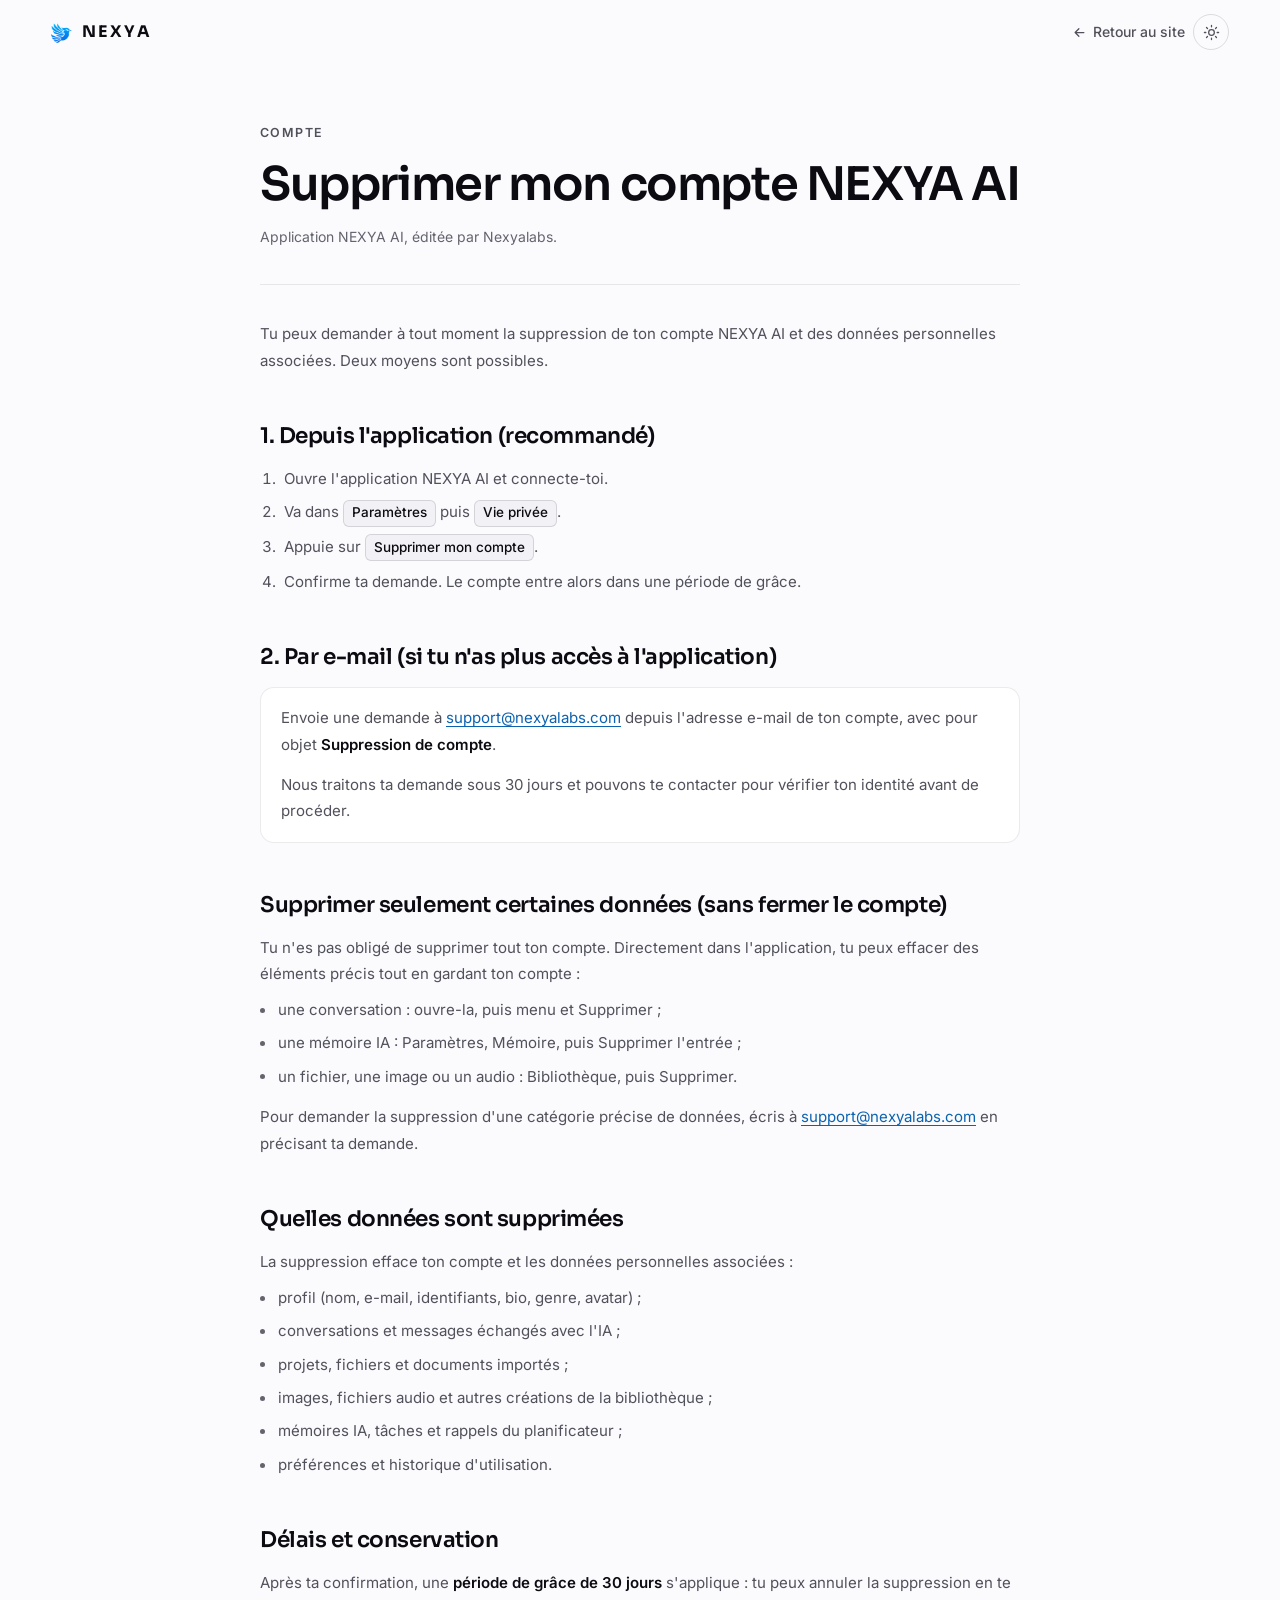
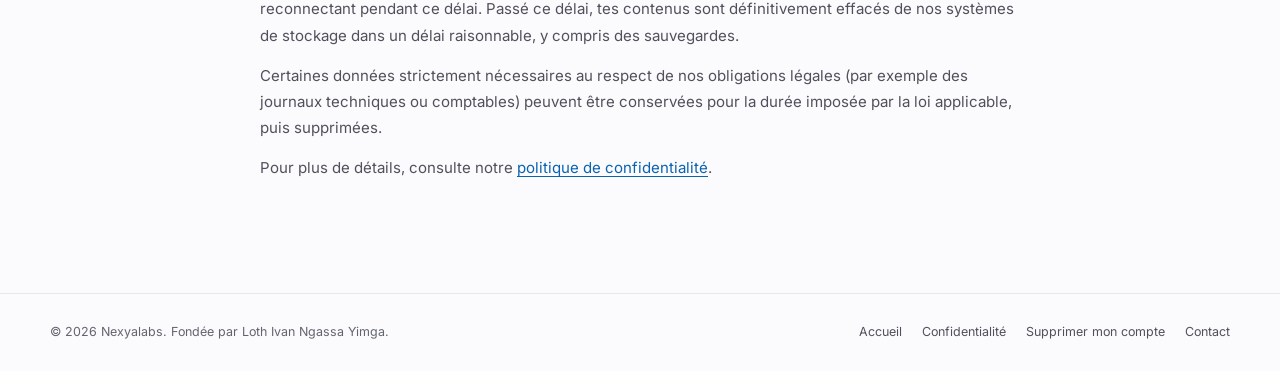
<file: delete-account.html>
<!DOCTYPE html>
<html lang="fr">
<head>
<meta charset="utf-8">
<meta name="viewport" content="width=device-width, initial-scale=1, viewport-fit=cover">
<title>Supprimer mon compte - NEXYA AI</title>
<meta name="description" content="Comment demander la suppression de votre compte NEXYA AI et des données associées.">
<meta name="robots" content="index, follow">
<meta name="theme-color" content="#08080B">
<script>(function(d){var r=d.documentElement,t;try{t=localStorage.getItem('nx-theme')}catch(e){}if(t!=='light'&&t!=='dark'){t=matchMedia('(prefers-color-scheme: light)').matches?'light':'dark'}r.setAttribute('data-theme',t);r.classList.add('js');if(t==='light'){var m=d.querySelector('meta[name="theme-color"]');if(m)m.content='#FBFBFD'}})(document)</script>
<link rel="canonical" href="https://nexyalabs.com/delete-account">
<link rel="icon" type="image/png" sizes="32x32" href="/assets/images/favicon-32.png">
<link rel="apple-touch-icon" href="/assets/images/apple-touch-icon.png">
<link rel="preload" href="/assets/fonts/inter-latin.woff2" as="font" type="font/woff2" crossorigin>
<link rel="preload" href="/assets/fonts/sora-latin.woff2" as="font" type="font/woff2" crossorigin>
<link rel="stylesheet" href="/assets/css/base.css">
<script src="/assets/js/page.js" defer></script>
</head>
<body>
<a class="skip" href="#contenu">Aller au contenu</a>
<header class="nav nav--simple" data-nav>
  <div class="nav__in wrap">
    <a class="brand" href="/" aria-label="NEXYA, accueil">
      <picture><source srcset="/assets/images/mark.webp" type="image/webp"><img src="/assets/images/logo_nexya_opt.png" alt="" width="21" height="23" decoding="async"></picture>
      <span>NEXYA</span>
    </a>
    <div class="nav__actions">
      <a class="back" href="/"><svg viewBox="0 0 24 24" fill="none" stroke="currentColor" stroke-width="2" stroke-linecap="round" stroke-linejoin="round" aria-hidden="true"><path d="M19 12H5M11 18l-6-6 6-6"/></svg><span>Retour au site</span></a>
      <button class="icon-btn" type="button" data-theme-toggle aria-label="Changer de thème">
        <svg class="i-moon" viewBox="0 0 24 24" fill="none" stroke="currentColor" stroke-width="1.8" stroke-linecap="round" stroke-linejoin="round" aria-hidden="true"><path d="M21 12.8A9 9 0 1 1 11.2 3a7 7 0 0 0 9.8 9.8z"/></svg>
        <svg class="i-sun" viewBox="0 0 24 24" fill="none" stroke="currentColor" stroke-width="1.8" stroke-linecap="round" stroke-linejoin="round" aria-hidden="true"><circle cx="12" cy="12" r="4"/><path d="M12 2v2M12 20v2M4.93 4.93l1.41 1.41M17.66 17.66l1.41 1.41M2 12h2M20 12h2M6.34 17.66l-1.41 1.41M19.07 4.93l-1.41 1.41"/></svg>
      </button>
    </div>
  </div>
</header>
<main class="doc" id="contenu"><div class="doc__in">
  <header class="doc__head">
    <p class="kicker">Compte</p>
    <h1>Supprimer mon compte NEXYA AI</h1>
    <div class="doc__meta"><span>Application NEXYA AI, éditée par Nexyalabs.</span></div>
  </header>

  <p>Tu peux demander à tout moment la suppression de ton compte NEXYA AI et des
  données personnelles associées. Deux moyens sont possibles.</p>

  <h2>1. Depuis l'application (recommandé)</h2>
  <ol>
    <li>Ouvre l'application NEXYA AI et connecte-toi.</li>
    <li>Va dans <span class="pill">Paramètres</span> puis <span class="pill">Vie privée</span>.</li>
    <li>Appuie sur <span class="pill">Supprimer mon compte</span>.</li>
    <li>Confirme ta demande. Le compte entre alors dans une période de grâce.</li>
  </ol>

  <h2>2. Par e-mail (si tu n'as plus accès à l'application)</h2>
  <div class="box">
    <p style="margin-bottom:6px">Envoie une demande à <a href="mailto:support@nexyalabs.com">support@nexyalabs.com</a>
    depuis l'adresse e-mail de ton compte, avec pour objet <strong>Suppression de compte</strong>.</p>
    <p style="margin-bottom:0">Nous traitons ta demande sous 30 jours et pouvons te
    contacter pour vérifier ton identité avant de procéder.</p>
  </div>

  <h2>Supprimer seulement certaines données (sans fermer le compte)</h2>
  <p>Tu n'es pas obligé de supprimer tout ton compte. Directement dans l'application,
  tu peux effacer des éléments précis tout en gardant ton compte :</p>
  <ul>
    <li>une conversation : ouvre-la, puis menu et Supprimer ;</li>
    <li>une mémoire IA : Paramètres, Mémoire, puis Supprimer l'entrée ;</li>
    <li>un fichier, une image ou un audio : Bibliothèque, puis Supprimer.</li>
  </ul>
  <p>Pour demander la suppression d'une catégorie précise de données, écris à
  <a href="mailto:support@nexyalabs.com">support@nexyalabs.com</a> en précisant ta demande.</p>

  <h2>Quelles données sont supprimées</h2>
  <p>La suppression efface ton compte et les données personnelles associées :</p>
  <ul>
    <li>profil (nom, e-mail, identifiants, bio, genre, avatar) ;</li>
    <li>conversations et messages échangés avec l'IA ;</li>
    <li>projets, fichiers et documents importés ;</li>
    <li>images, fichiers audio et autres créations de la bibliothèque ;</li>
    <li>mémoires IA, tâches et rappels du planificateur ;</li>
    <li>préférences et historique d'utilisation.</li>
  </ul>

  <h2>Délais et conservation</h2>
  <p>Après ta confirmation, une <strong>période de grâce de 30 jours</strong>
  s'applique : tu peux annuler la suppression en te reconnectant pendant ce délai.
  Passé ce délai, tes contenus sont définitivement effacés de nos systèmes de
  stockage dans un délai raisonnable, y compris des sauvegardes.</p>
  <p>Certaines données strictement nécessaires au respect de nos obligations
  légales (par exemple des journaux techniques ou comptables) peuvent être
  conservées pour la durée imposée par la loi applicable, puis supprimées.</p>
  <p>Pour plus de détails, consulte notre
  <a href="/privacy">politique de confidentialité</a>.</p>
</div></main>
<footer class="footer footer--compact">
  <div class="wrap footer__row">
    <p>© 2026 Nexyalabs. Fondée par Loth Ivan Ngassa Yimga.</p>
    <nav class="footer__links" aria-label="Liens utiles">
      <a href="/">Accueil</a>
      <a href="/privacy">Confidentialité</a>
      <a href="/delete-account">Supprimer mon compte</a>
      <a href="mailto:contact@nexyalabs.com">Contact</a>
    </nav>
  </div>
</footer>
</body>
</html>
</file>
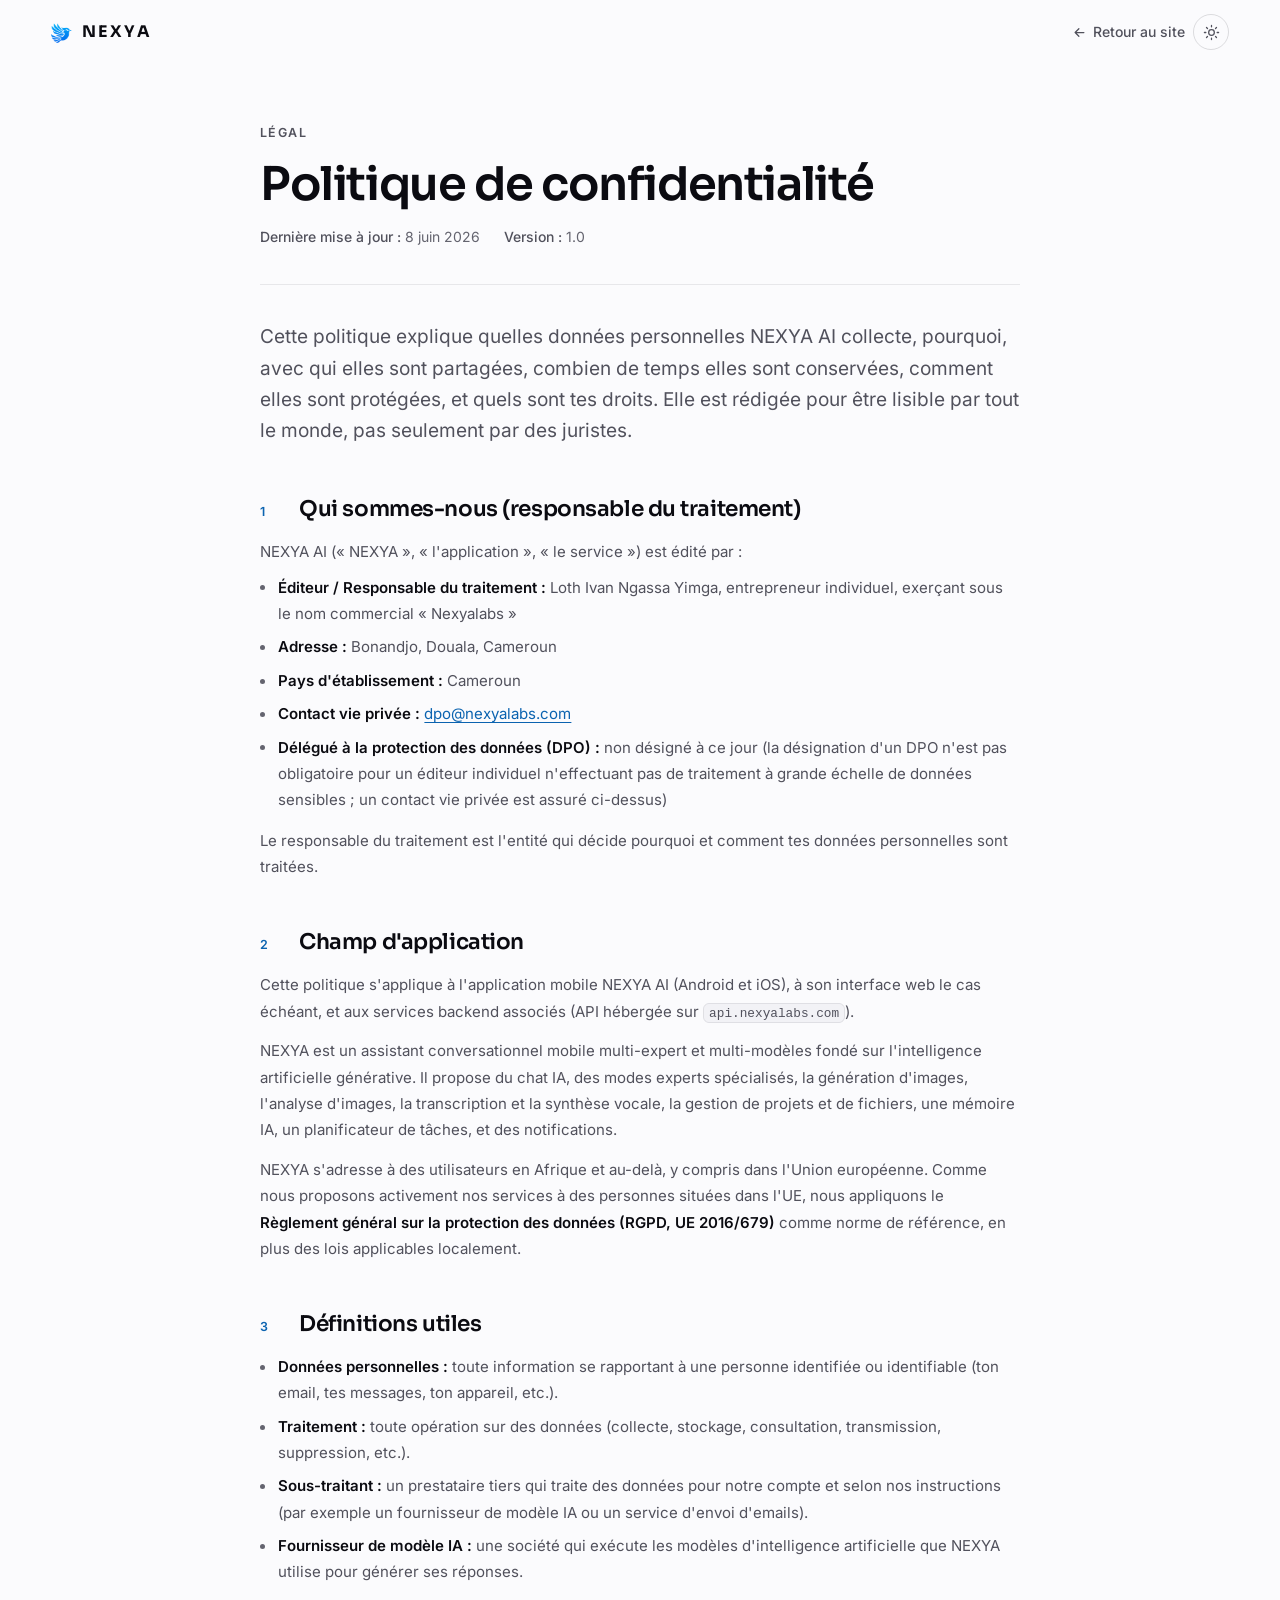
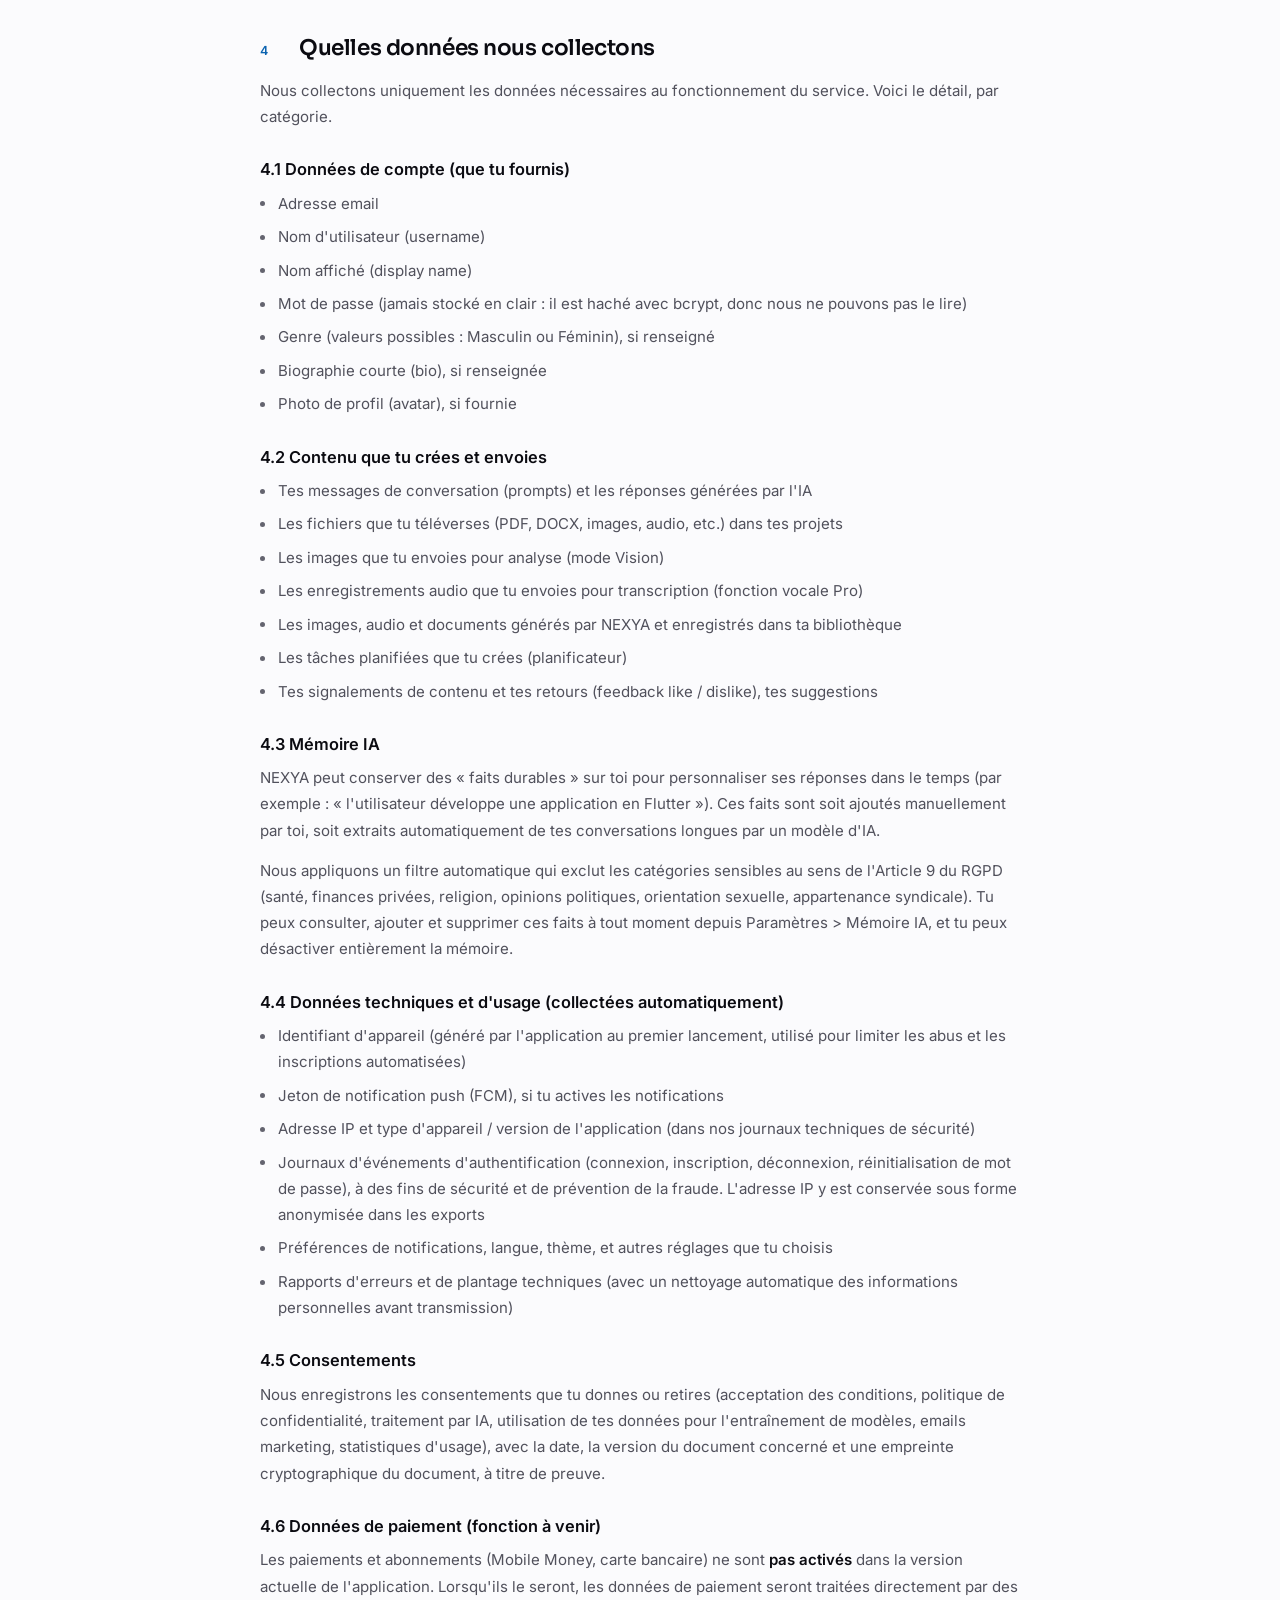
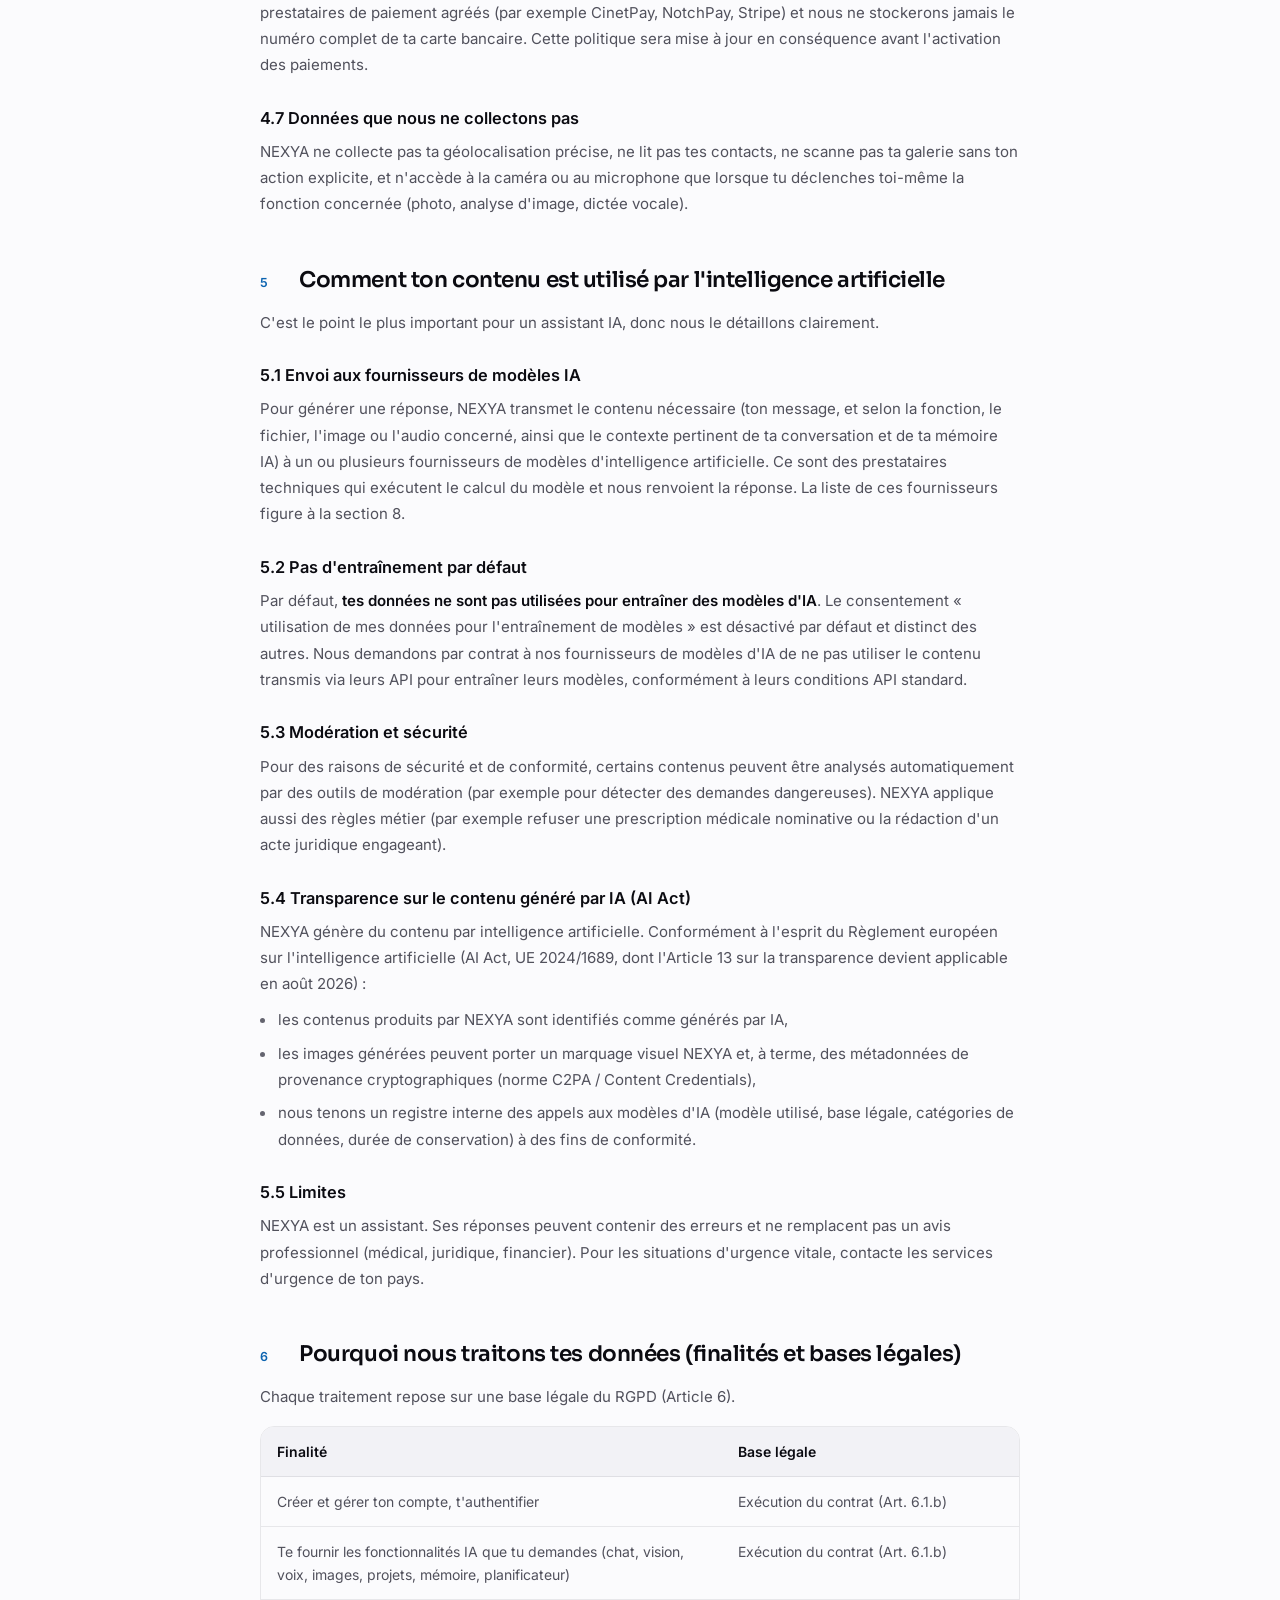
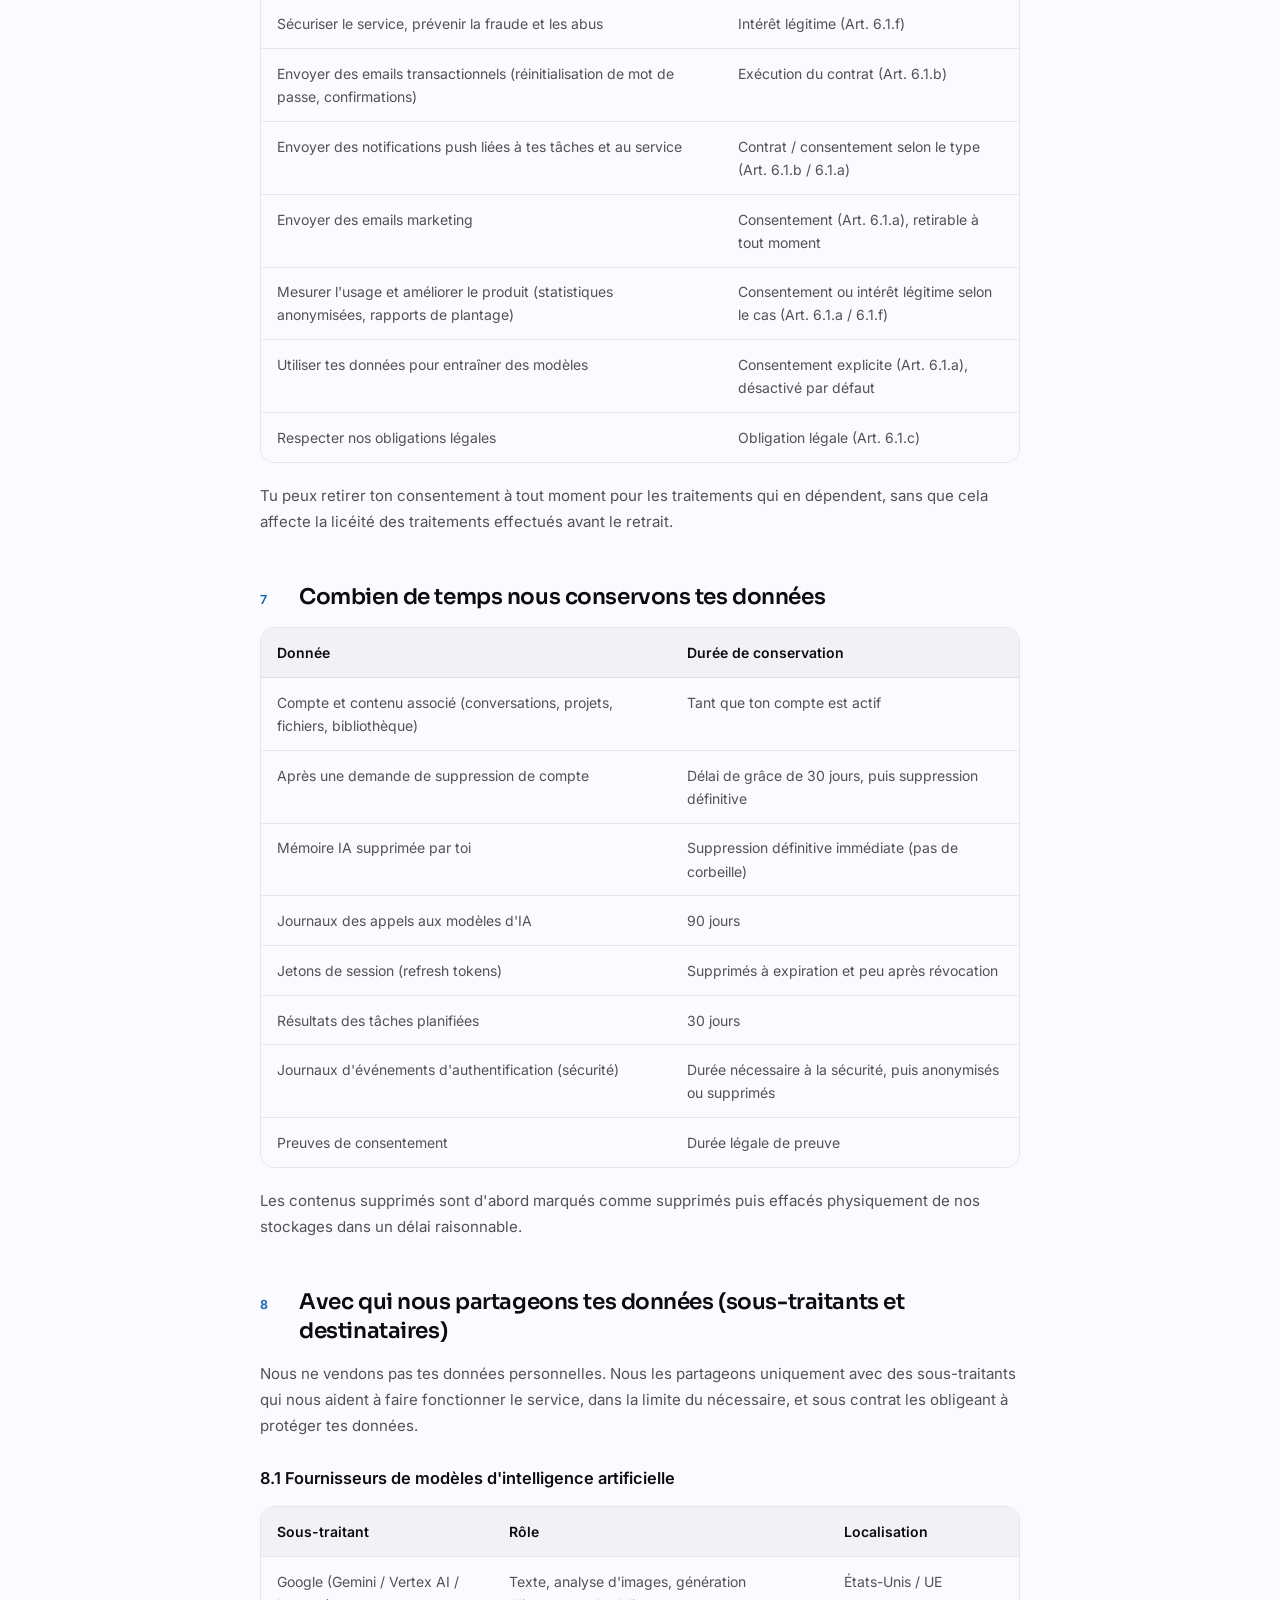
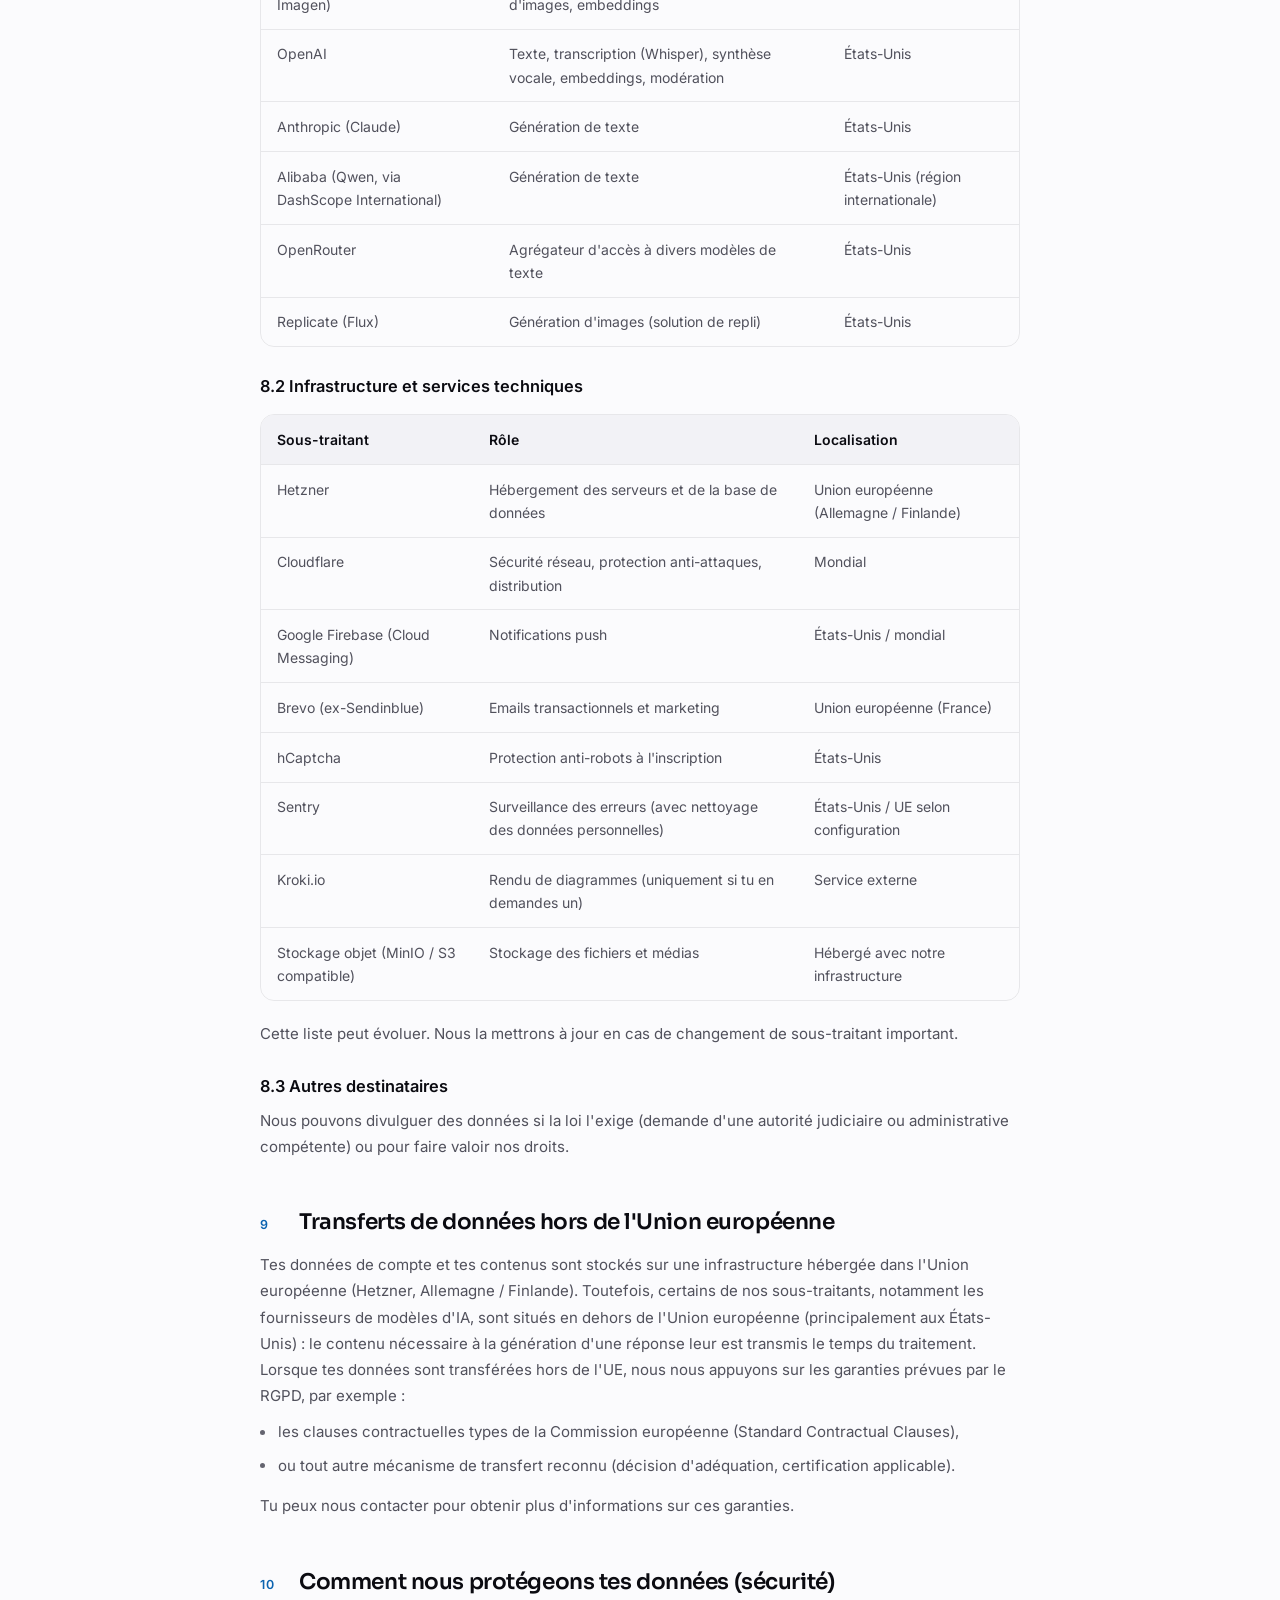
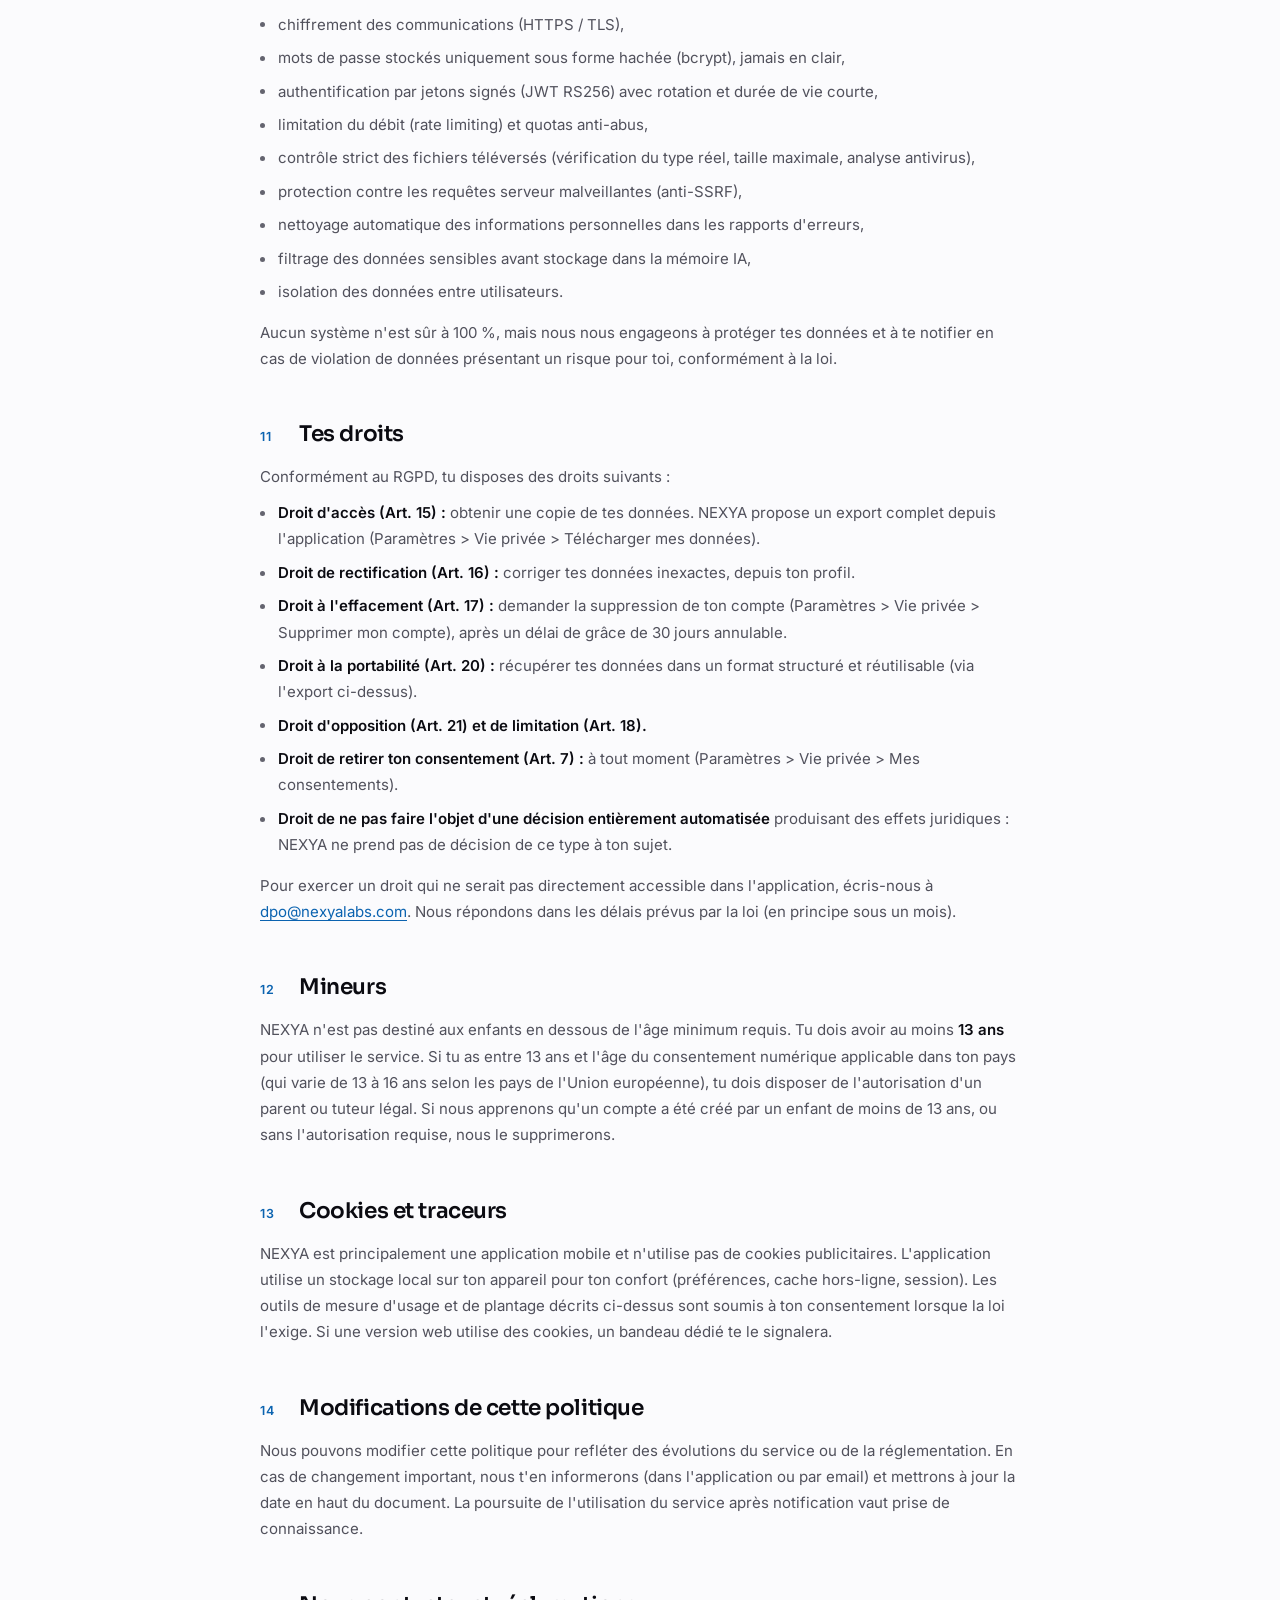
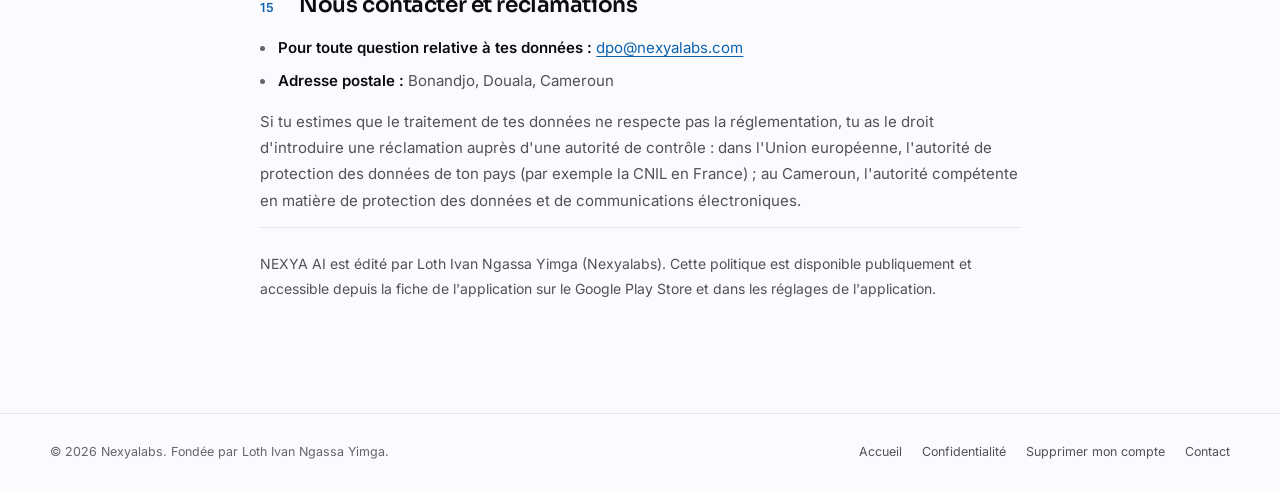
<file: privacy.html>
<!DOCTYPE html>
<html lang="fr">
<head>
<meta charset="utf-8">
<meta name="viewport" content="width=device-width, initial-scale=1, viewport-fit=cover">
<title>Politique de confidentialité - NEXYA AI | Nexyalabs</title>
<meta name="description" content="Politique de confidentialité de l'application NEXYA AI : données collectées, usage de l'IA, sous-traitants, sécurité et droits RGPD.">
<meta name="robots" content="index, follow">
<meta name="theme-color" content="#08080B">
<script>(function(d){var r=d.documentElement,t;try{t=localStorage.getItem('nx-theme')}catch(e){}if(t!=='light'&&t!=='dark'){t=matchMedia('(prefers-color-scheme: light)').matches?'light':'dark'}r.setAttribute('data-theme',t);r.classList.add('js');if(t==='light'){var m=d.querySelector('meta[name="theme-color"]');if(m)m.content='#FBFBFD'}})(document)</script>
<link rel="canonical" href="https://nexyalabs.com/privacy">
<meta property="og:type" content="website">
<meta property="og:site_name" content="NEXYA AI">
<meta property="og:title" content="Politique de confidentialité - NEXYA AI">
<meta property="og:description" content="Données collectées, usage de l'IA, sous-traitants, sécurité et droits RGPD de l'application NEXYA AI.">
<meta property="og:url" content="https://nexyalabs.com/privacy">
<meta property="og:image" content="https://nexyalabs.com/assets/images/og-image.jpg">
<meta name="twitter:card" content="summary_large_image">
<link rel="icon" type="image/png" sizes="32x32" href="/assets/images/favicon-32.png">
<link rel="apple-touch-icon" href="/assets/images/apple-touch-icon.png">
<link rel="preload" href="/assets/fonts/inter-latin.woff2" as="font" type="font/woff2" crossorigin>
<link rel="preload" href="/assets/fonts/sora-latin.woff2" as="font" type="font/woff2" crossorigin>
<link rel="stylesheet" href="/assets/css/base.css">
<script src="/assets/js/page.js" defer></script>
</head>
<body>
<a class="skip" href="#contenu">Aller au contenu</a>
<header class="nav nav--simple" data-nav>
  <div class="nav__in wrap">
    <a class="brand" href="/" aria-label="NEXYA, accueil">
      <picture><source srcset="/assets/images/mark.webp" type="image/webp"><img src="/assets/images/logo_nexya_opt.png" alt="" width="21" height="23" decoding="async"></picture>
      <span>NEXYA</span>
    </a>
    <div class="nav__actions">
      <a class="back" href="/"><svg viewBox="0 0 24 24" fill="none" stroke="currentColor" stroke-width="2" stroke-linecap="round" stroke-linejoin="round" aria-hidden="true"><path d="M19 12H5M11 18l-6-6 6-6"/></svg><span>Retour au site</span></a>
      <button class="icon-btn" type="button" data-theme-toggle aria-label="Changer de thème">
        <svg class="i-moon" viewBox="0 0 24 24" fill="none" stroke="currentColor" stroke-width="1.8" stroke-linecap="round" stroke-linejoin="round" aria-hidden="true"><path d="M21 12.8A9 9 0 1 1 11.2 3a7 7 0 0 0 9.8 9.8z"/></svg>
        <svg class="i-sun" viewBox="0 0 24 24" fill="none" stroke="currentColor" stroke-width="1.8" stroke-linecap="round" stroke-linejoin="round" aria-hidden="true"><circle cx="12" cy="12" r="4"/><path d="M12 2v2M12 20v2M4.93 4.93l1.41 1.41M17.66 17.66l1.41 1.41M2 12h2M20 12h2M6.34 17.66l-1.41 1.41M19.07 4.93l-1.41 1.41"/></svg>
      </button>
    </div>
  </div>
</header>
<main class="doc" id="contenu"><div class="doc__in">
  <header class="doc__head">
    <p class="kicker">Légal</p>
    <h1>Politique de confidentialité</h1>
    <div class="doc__meta"><span><b>Dernière mise à jour&nbsp;:</b> 8 juin 2026</span><span><b>Version&nbsp;:</b> 1.0</span></div>
  </header>

  <p class="intro">
    Cette politique explique quelles données personnelles NEXYA AI collecte, pourquoi, avec qui elles sont partagées, combien de temps elles sont conservées, comment elles sont protégées, et quels sont tes droits. Elle est rédigée pour être lisible par tout le monde, pas seulement par des juristes.
  </p>

  <h2><span class="n">1</span>Qui sommes-nous (responsable du traitement)</h2>
  <p>NEXYA AI (« NEXYA », « l'application », « le service ») est édité par :</p>
  <ul>
    <li><strong>Éditeur / Responsable du traitement :</strong> Loth Ivan Ngassa Yimga, entrepreneur individuel, exerçant sous le nom commercial « Nexyalabs »</li>
    <li><strong>Adresse :</strong> Bonandjo, Douala, Cameroun</li>
    <li><strong>Pays d'établissement :</strong> Cameroun</li>
    <li><strong>Contact vie privée :</strong> <a href="mailto:dpo@nexyalabs.com">dpo@nexyalabs.com</a></li>
    <li><strong>Délégué à la protection des données (DPO) :</strong> non désigné à ce jour (la désignation d'un DPO n'est pas obligatoire pour un éditeur individuel n'effectuant pas de traitement à grande échelle de données sensibles ; un contact vie privée est assuré ci-dessus)</li>
  </ul>
  <p>Le responsable du traitement est l'entité qui décide pourquoi et comment tes données personnelles sont traitées.</p>

  <h2><span class="n">2</span>Champ d'application</h2>
  <p>Cette politique s'applique à l'application mobile NEXYA AI (Android et iOS), à son interface web le cas échéant, et aux services backend associés (API hébergée sur <code>api.nexyalabs.com</code>).</p>
  <p>NEXYA est un assistant conversationnel mobile multi-expert et multi-modèles fondé sur l'intelligence artificielle générative. Il propose du chat IA, des modes experts spécialisés, la génération d'images, l'analyse d'images, la transcription et la synthèse vocale, la gestion de projets et de fichiers, une mémoire IA, un planificateur de tâches, et des notifications.</p>
  <p>NEXYA s'adresse à des utilisateurs en Afrique et au-delà, y compris dans l'Union européenne. Comme nous proposons activement nos services à des personnes situées dans l'UE, nous appliquons le <strong>Règlement général sur la protection des données (RGPD, UE 2016/679)</strong> comme norme de référence, en plus des lois applicables localement.</p>

  <h2><span class="n">3</span>Définitions utiles</h2>
  <ul>
    <li><strong>Données personnelles :</strong> toute information se rapportant à une personne identifiée ou identifiable (ton email, tes messages, ton appareil, etc.).</li>
    <li><strong>Traitement :</strong> toute opération sur des données (collecte, stockage, consultation, transmission, suppression, etc.).</li>
    <li><strong>Sous-traitant :</strong> un prestataire tiers qui traite des données pour notre compte et selon nos instructions (par exemple un fournisseur de modèle IA ou un service d'envoi d'emails).</li>
    <li><strong>Fournisseur de modèle IA :</strong> une société qui exécute les modèles d'intelligence artificielle que NEXYA utilise pour générer ses réponses.</li>
  </ul>

  <h2><span class="n">4</span>Quelles données nous collectons</h2>
  <p>Nous collectons uniquement les données nécessaires au fonctionnement du service. Voici le détail, par catégorie.</p>

  <h3>4.1 Données de compte (que tu fournis)</h3>
  <ul>
    <li>Adresse email</li>
    <li>Nom d'utilisateur (username)</li>
    <li>Nom affiché (display name)</li>
    <li>Mot de passe (jamais stocké en clair : il est haché avec bcrypt, donc nous ne pouvons pas le lire)</li>
    <li>Genre (valeurs possibles : Masculin ou Féminin), si renseigné</li>
    <li>Biographie courte (bio), si renseignée</li>
    <li>Photo de profil (avatar), si fournie</li>
  </ul>

  <h3>4.2 Contenu que tu crées et envoies</h3>
  <ul>
    <li>Tes messages de conversation (prompts) et les réponses générées par l'IA</li>
    <li>Les fichiers que tu téléverses (PDF, DOCX, images, audio, etc.) dans tes projets</li>
    <li>Les images que tu envoies pour analyse (mode Vision)</li>
    <li>Les enregistrements audio que tu envoies pour transcription (fonction vocale Pro)</li>
    <li>Les images, audio et documents générés par NEXYA et enregistrés dans ta bibliothèque</li>
    <li>Les tâches planifiées que tu crées (planificateur)</li>
    <li>Tes signalements de contenu et tes retours (feedback like / dislike), tes suggestions</li>
  </ul>

  <h3>4.3 Mémoire IA</h3>
  <p>NEXYA peut conserver des « faits durables » sur toi pour personnaliser ses réponses dans le temps (par exemple : « l'utilisateur développe une application en Flutter »). Ces faits sont soit ajoutés manuellement par toi, soit extraits automatiquement de tes conversations longues par un modèle d'IA.</p>
  <p>Nous appliquons un filtre automatique qui exclut les catégories sensibles au sens de l'Article 9 du RGPD (santé, finances privées, religion, opinions politiques, orientation sexuelle, appartenance syndicale). Tu peux consulter, ajouter et supprimer ces faits à tout moment depuis Paramètres &gt; Mémoire IA, et tu peux désactiver entièrement la mémoire.</p>

  <h3>4.4 Données techniques et d'usage (collectées automatiquement)</h3>
  <ul>
    <li>Identifiant d'appareil (généré par l'application au premier lancement, utilisé pour limiter les abus et les inscriptions automatisées)</li>
    <li>Jeton de notification push (FCM), si tu actives les notifications</li>
    <li>Adresse IP et type d'appareil / version de l'application (dans nos journaux techniques de sécurité)</li>
    <li>Journaux d'événements d'authentification (connexion, inscription, déconnexion, réinitialisation de mot de passe), à des fins de sécurité et de prévention de la fraude. L'adresse IP y est conservée sous forme anonymisée dans les exports</li>
    <li>Préférences de notifications, langue, thème, et autres réglages que tu choisis</li>
    <li>Rapports d'erreurs et de plantage techniques (avec un nettoyage automatique des informations personnelles avant transmission)</li>
  </ul>

  <h3>4.5 Consentements</h3>
  <p>Nous enregistrons les consentements que tu donnes ou retires (acceptation des conditions, politique de confidentialité, traitement par IA, utilisation de tes données pour l'entraînement de modèles, emails marketing, statistiques d'usage), avec la date, la version du document concerné et une empreinte cryptographique du document, à titre de preuve.</p>

  <h3>4.6 Données de paiement (fonction à venir)</h3>
  <p>Les paiements et abonnements (Mobile Money, carte bancaire) ne sont <strong>pas activés</strong> dans la version actuelle de l'application. Lorsqu'ils le seront, les données de paiement seront traitées directement par des prestataires de paiement agréés (par exemple CinetPay, NotchPay, Stripe) et nous ne stockerons jamais le numéro complet de ta carte bancaire. Cette politique sera mise à jour en conséquence avant l'activation des paiements.</p>

  <h3>4.7 Données que nous ne collectons pas</h3>
  <p>NEXYA ne collecte pas ta géolocalisation précise, ne lit pas tes contacts, ne scanne pas ta galerie sans ton action explicite, et n'accède à la caméra ou au microphone que lorsque tu déclenches toi-même la fonction concernée (photo, analyse d'image, dictée vocale).</p>

  <h2><span class="n">5</span>Comment ton contenu est utilisé par l'intelligence artificielle</h2>
  <p>C'est le point le plus important pour un assistant IA, donc nous le détaillons clairement.</p>

  <h3>5.1 Envoi aux fournisseurs de modèles IA</h3>
  <p>Pour générer une réponse, NEXYA transmet le contenu nécessaire (ton message, et selon la fonction, le fichier, l'image ou l'audio concerné, ainsi que le contexte pertinent de ta conversation et de ta mémoire IA) à un ou plusieurs fournisseurs de modèles d'intelligence artificielle. Ce sont des prestataires techniques qui exécutent le calcul du modèle et nous renvoient la réponse. La liste de ces fournisseurs figure à la section 8.</p>

  <h3>5.2 Pas d'entraînement par défaut</h3>
  <p>Par défaut, <strong>tes données ne sont pas utilisées pour entraîner des modèles d'IA</strong>. Le consentement « utilisation de mes données pour l'entraînement de modèles » est désactivé par défaut et distinct des autres. Nous demandons par contrat à nos fournisseurs de modèles d'IA de ne pas utiliser le contenu transmis via leurs API pour entraîner leurs modèles, conformément à leurs conditions API standard.</p>

  <h3>5.3 Modération et sécurité</h3>
  <p>Pour des raisons de sécurité et de conformité, certains contenus peuvent être analysés automatiquement par des outils de modération (par exemple pour détecter des demandes dangereuses). NEXYA applique aussi des règles métier (par exemple refuser une prescription médicale nominative ou la rédaction d'un acte juridique engageant).</p>

  <h3>5.4 Transparence sur le contenu généré par IA (AI Act)</h3>
  <p>NEXYA génère du contenu par intelligence artificielle. Conformément à l'esprit du Règlement européen sur l'intelligence artificielle (AI Act, UE 2024/1689, dont l'Article 13 sur la transparence devient applicable en août 2026) :</p>
  <ul>
    <li>les contenus produits par NEXYA sont identifiés comme générés par IA,</li>
    <li>les images générées peuvent porter un marquage visuel NEXYA et, à terme, des métadonnées de provenance cryptographiques (norme C2PA / Content Credentials),</li>
    <li>nous tenons un registre interne des appels aux modèles d'IA (modèle utilisé, base légale, catégories de données, durée de conservation) à des fins de conformité.</li>
  </ul>

  <h3>5.5 Limites</h3>
  <p>NEXYA est un assistant. Ses réponses peuvent contenir des erreurs et ne remplacent pas un avis professionnel (médical, juridique, financier). Pour les situations d'urgence vitale, contacte les services d'urgence de ton pays.</p>

  <h2><span class="n">6</span>Pourquoi nous traitons tes données (finalités et bases légales)</h2>
  <p>Chaque traitement repose sur une base légale du RGPD (Article 6).</p>
  <div class="table"><table>
    <tr><th>Finalité</th><th>Base légale</th></tr>
    <tr><td>Créer et gérer ton compte, t'authentifier</td><td>Exécution du contrat (Art. 6.1.b)</td></tr>
    <tr><td>Te fournir les fonctionnalités IA que tu demandes (chat, vision, voix, images, projets, mémoire, planificateur)</td><td>Exécution du contrat (Art. 6.1.b)</td></tr>
    <tr><td>Sécuriser le service, prévenir la fraude et les abus</td><td>Intérêt légitime (Art. 6.1.f)</td></tr>
    <tr><td>Envoyer des emails transactionnels (réinitialisation de mot de passe, confirmations)</td><td>Exécution du contrat (Art. 6.1.b)</td></tr>
    <tr><td>Envoyer des notifications push liées à tes tâches et au service</td><td>Contrat / consentement selon le type (Art. 6.1.b / 6.1.a)</td></tr>
    <tr><td>Envoyer des emails marketing</td><td>Consentement (Art. 6.1.a), retirable à tout moment</td></tr>
    <tr><td>Mesurer l'usage et améliorer le produit (statistiques anonymisées, rapports de plantage)</td><td>Consentement ou intérêt légitime selon le cas (Art. 6.1.a / 6.1.f)</td></tr>
    <tr><td>Utiliser tes données pour entraîner des modèles</td><td>Consentement explicite (Art. 6.1.a), désactivé par défaut</td></tr>
    <tr><td>Respecter nos obligations légales</td><td>Obligation légale (Art. 6.1.c)</td></tr>
  </table></div>
  <p>Tu peux retirer ton consentement à tout moment pour les traitements qui en dépendent, sans que cela affecte la licéité des traitements effectués avant le retrait.</p>

  <h2><span class="n">7</span>Combien de temps nous conservons tes données</h2>
  <div class="table"><table>
    <tr><th>Donnée</th><th>Durée de conservation</th></tr>
    <tr><td>Compte et contenu associé (conversations, projets, fichiers, bibliothèque)</td><td>Tant que ton compte est actif</td></tr>
    <tr><td>Après une demande de suppression de compte</td><td>Délai de grâce de 30 jours, puis suppression définitive</td></tr>
    <tr><td>Mémoire IA supprimée par toi</td><td>Suppression définitive immédiate (pas de corbeille)</td></tr>
    <tr><td>Journaux des appels aux modèles d'IA</td><td>90 jours</td></tr>
    <tr><td>Jetons de session (refresh tokens)</td><td>Supprimés à expiration et peu après révocation</td></tr>
    <tr><td>Résultats des tâches planifiées</td><td>30 jours</td></tr>
    <tr><td>Journaux d'événements d'authentification (sécurité)</td><td>Durée nécessaire à la sécurité, puis anonymisés ou supprimés</td></tr>
    <tr><td>Preuves de consentement</td><td>Durée légale de preuve</td></tr>
  </table></div>
  <p>Les contenus supprimés sont d'abord marqués comme supprimés puis effacés physiquement de nos stockages dans un délai raisonnable.</p>

  <h2 id="partage"><span class="n">8</span>Avec qui nous partageons tes données (sous-traitants et destinataires)</h2>
  <p>Nous ne vendons pas tes données personnelles. Nous les partageons uniquement avec des sous-traitants qui nous aident à faire fonctionner le service, dans la limite du nécessaire, et sous contrat les obligeant à protéger tes données.</p>

  <h3>8.1 Fournisseurs de modèles d'intelligence artificielle</h3>
  <div class="table"><table>
    <tr><th>Sous-traitant</th><th>Rôle</th><th>Localisation</th></tr>
    <tr><td>Google (Gemini / Vertex AI / Imagen)</td><td>Texte, analyse d'images, génération d'images, embeddings</td><td>États-Unis / UE</td></tr>
    <tr><td>OpenAI</td><td>Texte, transcription (Whisper), synthèse vocale, embeddings, modération</td><td>États-Unis</td></tr>
    <tr><td>Anthropic (Claude)</td><td>Génération de texte</td><td>États-Unis</td></tr>
    <tr><td>Alibaba (Qwen, via DashScope International)</td><td>Génération de texte</td><td>États-Unis (région internationale)</td></tr>
    <tr><td>OpenRouter</td><td>Agrégateur d'accès à divers modèles de texte</td><td>États-Unis</td></tr>
    <tr><td>Replicate (Flux)</td><td>Génération d'images (solution de repli)</td><td>États-Unis</td></tr>
  </table></div>

  <h3>8.2 Infrastructure et services techniques</h3>
  <div class="table"><table>
    <tr><th>Sous-traitant</th><th>Rôle</th><th>Localisation</th></tr>
    <tr><td>Hetzner</td><td>Hébergement des serveurs et de la base de données</td><td>Union européenne (Allemagne / Finlande)</td></tr>
    <tr><td>Cloudflare</td><td>Sécurité réseau, protection anti-attaques, distribution</td><td>Mondial</td></tr>
    <tr><td>Google Firebase (Cloud Messaging)</td><td>Notifications push</td><td>États-Unis / mondial</td></tr>
    <tr><td>Brevo (ex-Sendinblue)</td><td>Emails transactionnels et marketing</td><td>Union européenne (France)</td></tr>
    <tr><td>hCaptcha</td><td>Protection anti-robots à l'inscription</td><td>États-Unis</td></tr>
    <tr><td>Sentry</td><td>Surveillance des erreurs (avec nettoyage des données personnelles)</td><td>États-Unis / UE selon configuration</td></tr>
    <tr><td>Kroki.io</td><td>Rendu de diagrammes (uniquement si tu en demandes un)</td><td>Service externe</td></tr>
    <tr><td>Stockage objet (MinIO / S3 compatible)</td><td>Stockage des fichiers et médias</td><td>Hébergé avec notre infrastructure</td></tr>
  </table></div>
  <p>Cette liste peut évoluer. Nous la mettrons à jour en cas de changement de sous-traitant important.</p>

  <h3>8.3 Autres destinataires</h3>
  <p>Nous pouvons divulguer des données si la loi l'exige (demande d'une autorité judiciaire ou administrative compétente) ou pour faire valoir nos droits.</p>

  <h2><span class="n">9</span>Transferts de données hors de l'Union européenne</h2>
  <p>Tes données de compte et tes contenus sont stockés sur une infrastructure hébergée dans l'Union européenne (Hetzner, Allemagne / Finlande). Toutefois, certains de nos sous-traitants, notamment les fournisseurs de modèles d'IA, sont situés en dehors de l'Union européenne (principalement aux États-Unis) : le contenu nécessaire à la génération d'une réponse leur est transmis le temps du traitement. Lorsque tes données sont transférées hors de l'UE, nous nous appuyons sur les garanties prévues par le RGPD, par exemple :</p>
  <ul>
    <li>les clauses contractuelles types de la Commission européenne (Standard Contractual Clauses),</li>
    <li>ou tout autre mécanisme de transfert reconnu (décision d'adéquation, certification applicable).</li>
  </ul>
  <p>Tu peux nous contacter pour obtenir plus d'informations sur ces garanties.</p>

  <h2><span class="n">10</span>Comment nous protégeons tes données (sécurité)</h2>
  <ul>
    <li>chiffrement des communications (HTTPS / TLS),</li>
    <li>mots de passe stockés uniquement sous forme hachée (bcrypt), jamais en clair,</li>
    <li>authentification par jetons signés (JWT RS256) avec rotation et durée de vie courte,</li>
    <li>limitation du débit (rate limiting) et quotas anti-abus,</li>
    <li>contrôle strict des fichiers téléversés (vérification du type réel, taille maximale, analyse antivirus),</li>
    <li>protection contre les requêtes serveur malveillantes (anti-SSRF),</li>
    <li>nettoyage automatique des informations personnelles dans les rapports d'erreurs,</li>
    <li>filtrage des données sensibles avant stockage dans la mémoire IA,</li>
    <li>isolation des données entre utilisateurs.</li>
  </ul>
  <p>Aucun système n'est sûr à 100 %, mais nous nous engageons à protéger tes données et à te notifier en cas de violation de données présentant un risque pour toi, conformément à la loi.</p>

  <h2 id="droits"><span class="n">11</span>Tes droits</h2>
  <p>Conformément au RGPD, tu disposes des droits suivants :</p>
  <ul>
    <li><strong>Droit d'accès (Art. 15) :</strong> obtenir une copie de tes données. NEXYA propose un export complet depuis l'application (Paramètres &gt; Vie privée &gt; Télécharger mes données).</li>
    <li><strong>Droit de rectification (Art. 16) :</strong> corriger tes données inexactes, depuis ton profil.</li>
    <li><strong>Droit à l'effacement (Art. 17) :</strong> demander la suppression de ton compte (Paramètres &gt; Vie privée &gt; Supprimer mon compte), après un délai de grâce de 30 jours annulable.</li>
    <li><strong>Droit à la portabilité (Art. 20) :</strong> récupérer tes données dans un format structuré et réutilisable (via l'export ci-dessus).</li>
    <li><strong>Droit d'opposition (Art. 21) et de limitation (Art. 18).</strong></li>
    <li><strong>Droit de retirer ton consentement (Art. 7) :</strong> à tout moment (Paramètres &gt; Vie privée &gt; Mes consentements).</li>
    <li><strong>Droit de ne pas faire l'objet d'une décision entièrement automatisée</strong> produisant des effets juridiques : NEXYA ne prend pas de décision de ce type à ton sujet.</li>
  </ul>
  <p>Pour exercer un droit qui ne serait pas directement accessible dans l'application, écris-nous à <a href="mailto:dpo@nexyalabs.com">dpo@nexyalabs.com</a>. Nous répondons dans les délais prévus par la loi (en principe sous un mois).</p>

  <h2><span class="n">12</span>Mineurs</h2>
  <p>NEXYA n'est pas destiné aux enfants en dessous de l'âge minimum requis. Tu dois avoir au moins <strong>13 ans</strong> pour utiliser le service. Si tu as entre 13 ans et l'âge du consentement numérique applicable dans ton pays (qui varie de 13 à 16 ans selon les pays de l'Union européenne), tu dois disposer de l'autorisation d'un parent ou tuteur légal. Si nous apprenons qu'un compte a été créé par un enfant de moins de 13 ans, ou sans l'autorisation requise, nous le supprimerons.</p>

  <h2><span class="n">13</span>Cookies et traceurs</h2>
  <p>NEXYA est principalement une application mobile et n'utilise pas de cookies publicitaires. L'application utilise un stockage local sur ton appareil pour ton confort (préférences, cache hors-ligne, session). Les outils de mesure d'usage et de plantage décrits ci-dessus sont soumis à ton consentement lorsque la loi l'exige. Si une version web utilise des cookies, un bandeau dédié te le signalera.</p>

  <h2><span class="n">14</span>Modifications de cette politique</h2>
  <p>Nous pouvons modifier cette politique pour refléter des évolutions du service ou de la réglementation. En cas de changement important, nous t'en informerons (dans l'application ou par email) et mettrons à jour la date en haut du document. La poursuite de l'utilisation du service après notification vaut prise de connaissance.</p>

  <h2><span class="n">15</span>Nous contacter et réclamations</h2>
  <ul>
    <li><strong>Pour toute question relative à tes données :</strong> <a href="mailto:dpo@nexyalabs.com">dpo@nexyalabs.com</a></li>
    <li><strong>Adresse postale :</strong> Bonandjo, Douala, Cameroun</li>
  </ul>
  <p>Si tu estimes que le traitement de tes données ne respecte pas la réglementation, tu as le droit d'introduire une réclamation auprès d'une autorité de contrôle : dans l'Union européenne, l'autorité de protection des données de ton pays (par exemple la CNIL en France) ; au Cameroun, l'autorité compétente en matière de protection des données et de communications électroniques.</p>

  <p class="doc__end">
    NEXYA AI est édité par Loth Ivan Ngassa Yimga (Nexyalabs). Cette politique est disponible publiquement et accessible depuis la fiche de l'application sur le Google Play Store et dans les réglages de l'application.
  </p>
</div></main>
<footer class="footer footer--compact">
  <div class="wrap footer__row">
    <p>© 2026 Nexyalabs. Fondée par Loth Ivan Ngassa Yimga.</p>
    <nav class="footer__links" aria-label="Liens utiles">
      <a href="/">Accueil</a>
      <a href="/privacy">Confidentialité</a>
      <a href="/delete-account">Supprimer mon compte</a>
      <a href="mailto:contact@nexyalabs.com">Contact</a>
    </nav>
  </div>
</footer>
</body>
</html>
</file>
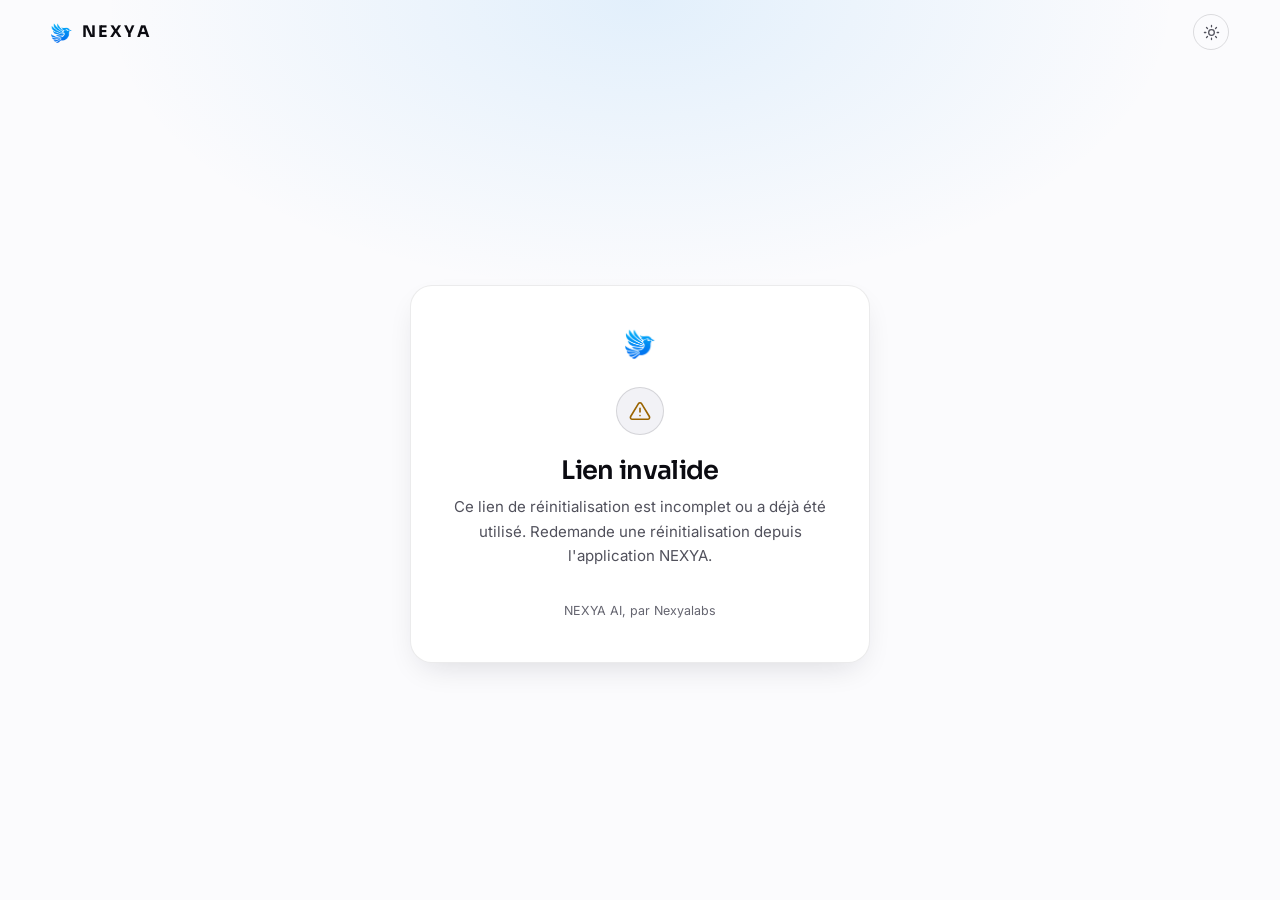
<file: reset-password.html>
<!DOCTYPE html>
<html lang="fr">
<head>
<meta charset="utf-8">
<meta name="viewport" content="width=device-width, initial-scale=1, viewport-fit=cover">
<title>Réinitialiser le mot de passe - NEXYA AI</title>
<meta name="robots" content="noindex, nofollow">
<meta name="theme-color" content="#08080B">
<script>(function(d){var r=d.documentElement,t;try{t=localStorage.getItem('nx-theme')}catch(e){}if(t!=='light'&&t!=='dark'){t=matchMedia('(prefers-color-scheme: light)').matches?'light':'dark'}r.setAttribute('data-theme',t);r.classList.add('js');if(t==='light'){var m=d.querySelector('meta[name="theme-color"]');if(m)m.content='#FBFBFD'}})(document)</script>
<link rel="icon" type="image/png" sizes="32x32" href="/assets/images/favicon-32.png">
<link rel="apple-touch-icon" href="/assets/images/apple-touch-icon.png">
<link rel="preload" href="/assets/fonts/inter-latin.woff2" as="font" type="font/woff2" crossorigin>
<link rel="preload" href="/assets/fonts/sora-latin.woff2" as="font" type="font/woff2" crossorigin>
<link rel="stylesheet" href="/assets/css/base.css">
<script src="/assets/js/page.js" defer></script>
</head>
<body>
<header class="nav nav--simple" data-nav>
  <div class="nav__in wrap">
    <a class="brand" href="/" aria-label="NEXYA, accueil">
      <picture><source srcset="/assets/images/mark.webp" type="image/webp"><img src="/assets/images/logo_nexya_opt.png" alt="" width="21" height="23" decoding="async"></picture>
      <span>NEXYA</span>
    </a>
    <div class="nav__actions">
      <button class="icon-btn" type="button" data-theme-toggle aria-label="Changer de thème">
        <svg class="i-moon" viewBox="0 0 24 24" fill="none" stroke="currentColor" stroke-width="1.8" stroke-linecap="round" stroke-linejoin="round" aria-hidden="true"><path d="M21 12.8A9 9 0 1 1 11.2 3a7 7 0 0 0 9.8 9.8z"/></svg>
        <svg class="i-sun" viewBox="0 0 24 24" fill="none" stroke="currentColor" stroke-width="1.8" stroke-linecap="round" stroke-linejoin="round" aria-hidden="true"><circle cx="12" cy="12" r="4"/><path d="M12 2v2M12 20v2M4.93 4.93l1.41 1.41M17.66 17.66l1.41 1.41M2 12h2M20 12h2M6.34 17.66l-1.41 1.41M19.07 4.93l-1.41 1.41"/></svg>
      </button>
    </div>
  </div>
</header>

<main class="page-center">
  <div class="card">
    <picture><source srcset="/assets/images/mark.webp" type="image/webp"><img class="card__mark" src="/assets/images/logo_nexya_opt.png" alt="" width="30" height="33"></picture>
    <div id="content" aria-live="polite"></div>
    <p class="foot">NEXYA AI, par Nexyalabs</p>
  </div>
</main>

<script>
const API = 'https://api.nexyalabs.com';
const token = new URLSearchParams(location.search).get('token');
const content = document.getElementById('content');
const ICONS = {
  warn: '<svg viewBox="0 0 24 24" fill="none" stroke="currentColor" stroke-width="1.8" stroke-linecap="round" stroke-linejoin="round" aria-hidden="true"><path d="M10.3 3.9 1.8 18a2 2 0 0 0 1.7 3h17a2 2 0 0 0 1.7-3L13.7 3.9a2 2 0 0 0-3.4 0z"/><path d="M12 9v4M12 17h.01"/></svg>',
  ok: '<svg viewBox="0 0 24 24" fill="none" stroke="currentColor" stroke-width="1.8" stroke-linecap="round" stroke-linejoin="round" aria-hidden="true"><path d="M22 11.1V12a10 10 0 1 1-5.9-9.1"/><path d="m22 4-10 10-3-3"/></svg>'
};

function centerState(kind, title, text){
  content.innerHTML = '<div class="center"><div class="state-ico state-ico--' + kind + '">' + ICONS[kind] + '</div><h1>' + title + '</h1><p class="sub">' + text + '</p></div>';
}

if (!token) {
  centerState('warn', 'Lien invalide', "Ce lien de réinitialisation est incomplet ou a déjà été utilisé. Redemande une réinitialisation depuis l'application NEXYA.");
} else {
  content.innerHTML =
    '<h1>Nouveau mot de passe</h1>' +
    '<p class="sub">Choisis un nouveau mot de passe pour ton compte NEXYA.</p>' +
    '<label class="field" for="pw"><span>Nouveau mot de passe</span>' +
    '<input id="pw" type="password" autocomplete="new-password" placeholder="••••••••" /></label>' +
    '<ul class="rules">' +
      '<li id="r-len">Au moins 8 caractères</li>' +
      '<li id="r-up">Une majuscule</li>' +
      '<li id="r-low">Une minuscule</li>' +
      '<li id="r-dig">Un chiffre</li>' +
    '</ul>' +
    '<label class="field" for="pw2"><span>Confirme le mot de passe</span>' +
    '<input id="pw2" type="password" autocomplete="new-password" placeholder="••••••••" /></label>' +
    '<button id="submit" class="btn btn--primary btn--block" type="button" disabled>Réinitialiser</button>' +
    '<div id="msg" class="msg" role="alert"></div>';

  const pw = document.getElementById('pw');
  const pw2 = document.getElementById('pw2');
  const btn = document.getElementById('submit');
  const msg = document.getElementById('msg');
  const rules = { len: v => v.length >= 8, up: v => /[A-Z]/.test(v), low: v => /[a-z]/.test(v), dig: v => /\d/.test(v) };

  function check(){
    const v = pw.value;
    let allok = true;
    for (const k in rules){
      const ok = rules[k](v);
      document.getElementById('r-' + k).classList.toggle('ok', ok);
      if (!ok) allok = false;
    }
    btn.disabled = !(allok && v.length <= 128 && v.length > 0 && pw2.value === v);
    return allok;
  }
  pw.addEventListener('input', check);
  pw2.addEventListener('input', check);

  btn.addEventListener('click', async () => {
    msg.className = 'msg';
    btn.disabled = true;
    btn.textContent = 'Envoi…';
    try {
      const r = await fetch(API + '/auth/reset-password', {
        method: 'POST',
        headers: { 'Content-Type': 'application/json' },
        body: JSON.stringify({ token: token, new_password: pw.value })
      });
      const j = await r.json().catch(() => ({}));
      if (r.ok && j.success !== false) {
        centerState('ok', 'Mot de passe modifié', "C'est fait. Retourne dans l'application NEXYA et connecte-toi avec ton nouveau mot de passe.");
      } else {
        const code = (j && j.code) || '';
        if (code.indexOf('EXPIRED') !== -1 || code.indexOf('INVALID') !== -1) {
          msg.textContent = "Ce lien a expiré ou n'est plus valide. Redemande une réinitialisation depuis l'application NEXYA.";
        } else if (r.status === 422) {
          msg.textContent = "Mot de passe non conforme. Vérifie les critères ci-dessus.";
        } else {
          msg.textContent = (j && j.error) || "Une erreur est survenue. Réessaie dans un instant.";
        }
        msg.classList.add('show', 'err');
        btn.disabled = false;
        btn.textContent = 'Réinitialiser';
      }
    } catch (e) {
      msg.textContent = "Impossible de joindre le serveur. Vérifie ta connexion et réessaie.";
      msg.classList.add('show', 'err');
      btn.disabled = false;
      btn.textContent = 'Réinitialiser';
    }
  });
}
</script>
</body>
</html>
</file>
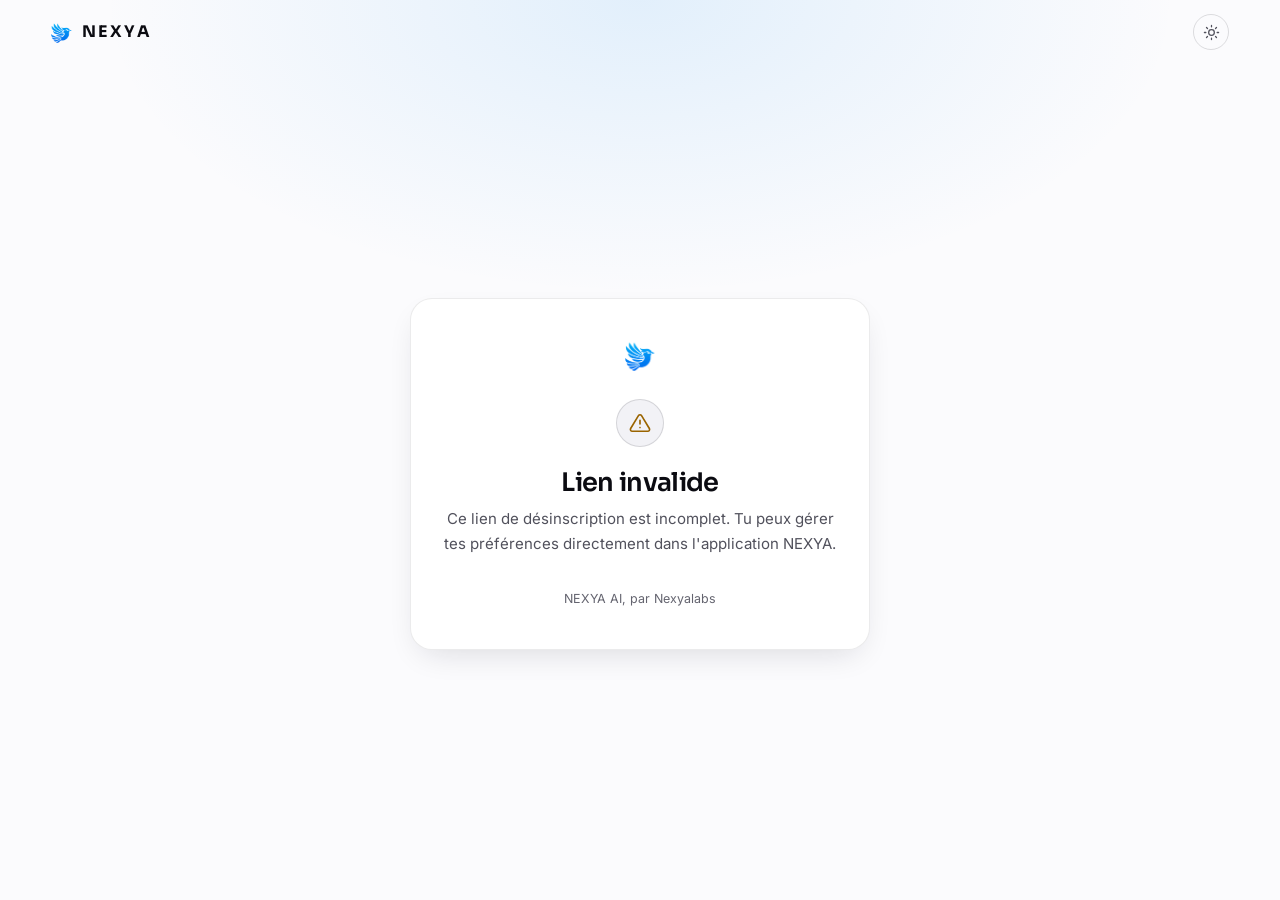
<file: unsubscribe.html>
<!DOCTYPE html>
<html lang="fr">
<head>
<meta charset="utf-8">
<meta name="viewport" content="width=device-width, initial-scale=1, viewport-fit=cover">
<title>Se désabonner - NEXYA AI</title>
<meta name="robots" content="noindex, nofollow">
<meta name="theme-color" content="#08080B">
<script>(function(d){var r=d.documentElement,t;try{t=localStorage.getItem('nx-theme')}catch(e){}if(t!=='light'&&t!=='dark'){t=matchMedia('(prefers-color-scheme: light)').matches?'light':'dark'}r.setAttribute('data-theme',t);r.classList.add('js');if(t==='light'){var m=d.querySelector('meta[name="theme-color"]');if(m)m.content='#FBFBFD'}})(document)</script>
<link rel="icon" type="image/png" sizes="32x32" href="/assets/images/favicon-32.png">
<link rel="apple-touch-icon" href="/assets/images/apple-touch-icon.png">
<link rel="preload" href="/assets/fonts/inter-latin.woff2" as="font" type="font/woff2" crossorigin>
<link rel="preload" href="/assets/fonts/sora-latin.woff2" as="font" type="font/woff2" crossorigin>
<link rel="stylesheet" href="/assets/css/base.css">
<script src="/assets/js/page.js" defer></script>
</head>
<body>
<header class="nav nav--simple" data-nav>
  <div class="nav__in wrap">
    <a class="brand" href="/" aria-label="NEXYA, accueil">
      <picture><source srcset="/assets/images/mark.webp" type="image/webp"><img src="/assets/images/logo_nexya_opt.png" alt="" width="21" height="23" decoding="async"></picture>
      <span>NEXYA</span>
    </a>
    <div class="nav__actions">
      <button class="icon-btn" type="button" data-theme-toggle aria-label="Changer de thème">
        <svg class="i-moon" viewBox="0 0 24 24" fill="none" stroke="currentColor" stroke-width="1.8" stroke-linecap="round" stroke-linejoin="round" aria-hidden="true"><path d="M21 12.8A9 9 0 1 1 11.2 3a7 7 0 0 0 9.8 9.8z"/></svg>
        <svg class="i-sun" viewBox="0 0 24 24" fill="none" stroke="currentColor" stroke-width="1.8" stroke-linecap="round" stroke-linejoin="round" aria-hidden="true"><circle cx="12" cy="12" r="4"/><path d="M12 2v2M12 20v2M4.93 4.93l1.41 1.41M17.66 17.66l1.41 1.41M2 12h2M20 12h2M6.34 17.66l-1.41 1.41M19.07 4.93l-1.41 1.41"/></svg>
      </button>
    </div>
  </div>
</header>

<main class="page-center">
  <div class="card center">
    <picture><source srcset="/assets/images/mark.webp" type="image/webp"><img class="card__mark" src="/assets/images/logo_nexya_opt.png" alt="" width="30" height="33"></picture>
    <div class="state-ico" id="ico" hidden></div>
    <div id="content" aria-live="polite"></div>
    <p class="foot">NEXYA AI, par Nexyalabs</p>
  </div>
</main>

<script>
const API = 'https://api.nexyalabs.com';
const token = new URLSearchParams(location.search).get('token');
const content = document.getElementById('content');
const ico = document.getElementById('ico');
const ICONS = {
  warn: '<svg viewBox="0 0 24 24" fill="none" stroke="currentColor" stroke-width="1.8" stroke-linecap="round" stroke-linejoin="round" aria-hidden="true"><path d="M10.3 3.9 1.8 18a2 2 0 0 0 1.7 3h17a2 2 0 0 0 1.7-3L13.7 3.9a2 2 0 0 0-3.4 0z"/><path d="M12 9v4M12 17h.01"/></svg>',
  ok: '<svg viewBox="0 0 24 24" fill="none" stroke="currentColor" stroke-width="1.8" stroke-linecap="round" stroke-linejoin="round" aria-hidden="true"><path d="M22 11.1V12a10 10 0 1 1-5.9-9.1"/><path d="m22 4-10 10-3-3"/></svg>'
};

function setIco(kind){ ico.innerHTML = ICONS[kind]; ico.className = 'state-ico state-ico--' + kind; ico.hidden = false; }

if (!token) {
  setIco('warn');
  content.innerHTML = '<h1>Lien invalide</h1><p class="sub">Ce lien de désinscription est incomplet. Tu peux gérer tes préférences directement dans l\'application NEXYA.</p>';
} else {
  content.innerHTML =
    '<h1>Se désabonner</h1>' +
    '<p class="sub">Confirme que tu ne souhaites plus recevoir ce type d\'emails de la part de NEXYA.</p>' +
    '<button id="go" class="btn btn--primary btn--block" type="button">Me désinscrire</button>';

  document.getElementById('go').addEventListener('click', async () => {
    const btn = document.getElementById('go');
    btn.disabled = true;
    btn.textContent = 'Traitement…';
    try {
      const r = await fetch(API + '/notifications/unsubscribe/' + encodeURIComponent(token), {
        method: 'POST',
        headers: { 'Content-Type': 'application/json' }
      });
      const j = await r.json().catch(() => ({}));
      if (r.ok && j.success !== false) {
        setIco('ok');
        content.innerHTML = '<h1>Désinscription confirmée</h1><p class="sub">Tu ne recevras plus ce type d\'emails. Tu peux réactiver tes préférences à tout moment dans l\'application NEXYA.</p>';
      } else {
        const code = (j && j.code) || '';
        let text;
        if (code.indexOf('SECURITY') !== -1) {
          text = "Les alertes de sécurité ne peuvent pas être désactivées : elles protègent ton compte.";
        } else if (code.indexOf('EXPIRED') !== -1 || code.indexOf('INVALID') !== -1) {
          text = "Ce lien a expiré ou n'est plus valide. Gère tes préférences dans l'application NEXYA.";
        } else {
          text = (j && j.error) || "Une erreur est survenue. Réessaie dans un instant.";
        }
        setIco('warn');
        content.innerHTML = '<h1>Action impossible</h1><p class="sub">' + text + '</p>';
      }
    } catch (e) {
      setIco('warn');
      content.innerHTML = '<h1>Connexion impossible</h1><p class="sub">Impossible de joindre le serveur. Vérifie ta connexion et réessaie.</p>';
    }
  });
}
</script>
</body>
</html>
</file>
<file: assets/css/base.css>
/* =========================================================================
   NEXYA - socle commun a toutes les pages
   Tokens, polices auto-hebergees, navigation, boutons, pied de page,
   gabarits des pages secondaires. Un seul accent, deux familles, zero boucle.
   ========================================================================= */

/* ---------- Polices (auto-hebergees : aucune IP transmise a un tiers ; jeux latins reduits aux caracteres et graisses utilises) ---------- */
@font-face{font-family:'Inter';font-style:normal;font-weight:400 700;font-display:swap;src:url(/assets/fonts/inter-latin-ext.woff2) format('woff2');unicode-range:U+0100-02BA,U+02BD-02C5,U+02C7-02CC,U+02CE-02D7,U+02DD-02FF,U+0304,U+0308,U+0329,U+1D00-1DBF,U+1E00-1E9F,U+1EF2-1EFF,U+2020,U+20A0-20AB,U+20AD-20C0,U+2113,U+2C60-2C7F,U+A720-A7FF}
@font-face{font-family:'Inter';font-style:normal;font-weight:400 700;font-display:swap;src:url(/assets/fonts/inter-latin.woff2) format('woff2');unicode-range:U+0020-007E,U+00A0-00FF,U+0152-0153,U+0178,U+2013-2014,U+2018-201A,U+201C-201E,U+2022,U+2026,U+202F,U+20AC,U+2122}
@font-face{font-family:'Sora';font-style:normal;font-weight:600 700;font-display:swap;src:url(/assets/fonts/sora-latin-ext.woff2) format('woff2');unicode-range:U+0100-02BA,U+02BD-02C5,U+02C7-02CC,U+02CE-02D7,U+02DD-02FF,U+0304,U+0308,U+0329,U+1D00-1DBF,U+1E00-1E9F,U+1EF2-1EFF,U+2020,U+20A0-20AB,U+20AD-20C0,U+2113,U+2C60-2C7F,U+A720-A7FF}
@font-face{font-family:'Sora';font-style:normal;font-weight:600 700;font-display:swap;src:url(/assets/fonts/sora-latin.woff2) format('woff2');unicode-range:U+0020-007E,U+00A0-00FF,U+0152-0153,U+0178,U+2013-2014,U+2018-201A,U+201C-201E,U+2022,U+2026,U+202F,U+20AC,U+2122}
/* Police de repli calee sur les metriques d'Inter : pas de saut de mise en page au chargement */
@font-face{font-family:'Inter Fallback';src:local('Arial');size-adjust:107.1%;ascent-override:90.4%;descent-override:22.5%;line-gap-override:0%}

/* ---------- Tokens ---------- */
:root{
  color-scheme:dark;
  /* Surfaces */
  --bg:#08080B; --surface:#101014; --surface-2:#17171C;
  /* Traits : decoratifs (line, line-2) et interactifs >= 3:1 (line-ui) */
  --line:rgba(255,255,255,.07); --line-2:rgba(255,255,255,.12); --line-ui:#636370;
  /* Texte : 18.4 / 8.5 / 5.9 :1 sur --bg */
  --text:#F5F5F7; --text-2:#A8A8B3; --text-3:#8A8A96;
  /* Accent unique : texte 7.9:1, aplat avec encre sombre 6.8:1 */
  --accent:#4FA9F2; --accent-solid:#2E9BF0; --accent-ink:#06060A; --accent-rgb:46,155,240;
  --ok:#3DD68C;
  /* Effets lies au theme */
  --nav-bg:rgba(8,8,11,.72);
  --hover:rgba(255,255,255,.025);
  --glow:rgba(46,155,240,.16);
  --shadow-sm:0 1px 2px rgba(0,0,0,.4);
  --shadow-md:0 12px 32px -12px rgba(0,0,0,.6);
  --shadow-device:0 60px 120px -40px rgba(0,0,0,.85),0 30px 60px -30px rgba(0,0,0,.6);

  /* Typographie */
  --font-ui:'Inter','Inter Fallback',ui-sans-serif,system-ui,-apple-system,'Segoe UI',Roboto,sans-serif;
  --font-display:'Sora','Inter','Inter Fallback',ui-sans-serif,system-ui,sans-serif;
  --fs-display:clamp(2.5rem,1.55rem + 3.9vw,4.4rem);
  --fs-h2:clamp(1.85rem,1.4rem + 1.8vw,2.75rem);
  --fs-h3:1.0625rem;
  --fs-lead:clamp(1.0625rem,1rem + .3vw,1.1875rem);
  --fs-body:.9375rem;
  --fs-sm:.875rem;
  --fs-xs:.78rem;

  /* Mise en page */
  --maxw:1180px; --gutter:clamp(1rem,4vw,2rem);
  --section:clamp(5.5rem,10vw,8.5rem);
  --r-sm:8px; --r-md:14px; --r-lg:22px; --r-pill:999px;

  /* Mouvement : une seule courbe, trois durees */
  --ease:cubic-bezier(.16,1,.3,1);
  --t-fast:.16s; --t:.26s; --t-slow:.7s;
}
:root[data-theme="light"]{
  color-scheme:light;
  --bg:#FBFBFD; --surface:#FFFFFF; --surface-2:#F2F2F6;
  --line:rgba(10,10,20,.08); --line-2:rgba(10,10,20,.13); --line-ui:#8E8E9A;
  --text:#0B0B11; --text-2:#51515C; --text-3:#64646F;
  --accent:#0B63B0; --ok:#0A7A44;
  --nav-bg:rgba(251,251,253,.78);
  --hover:rgba(10,10,20,.025);
  --glow:rgba(46,155,240,.12);
  --shadow-sm:0 1px 2px rgba(20,20,40,.08);
  --shadow-md:0 12px 32px -12px rgba(20,20,40,.16);
  --shadow-device:0 60px 120px -40px rgba(20,20,60,.32),0 30px 60px -30px rgba(20,20,60,.22);
}

/* ---------- Socle ---------- */
*,*::before,*::after{box-sizing:border-box}
html{-webkit-text-size-adjust:100%;text-size-adjust:100%;scroll-padding-top:84px}
body{margin:0;min-height:100vh;background:var(--bg);color:var(--text);font:400 var(--fs-body)/1.65 var(--font-ui);-webkit-font-smoothing:antialiased;-moz-osx-font-smoothing:grayscale;text-rendering:optimizeLegibility;font-feature-settings:'cv11','ss01'}
img,svg,picture{display:block;max-width:100%}
a{color:inherit;text-decoration:none}
h1,h2,h3,h4,p,ul,ol,dl,dd,figure,blockquote{margin:0}
ul,ol{padding:0;list-style:none}
button{font:inherit;color:inherit;background:none;border:0;padding:0;cursor:pointer}
::selection{background:rgba(var(--accent-rgb),.3)}
:focus-visible{outline:2px solid var(--accent);outline-offset:3px;border-radius:6px}
.wrap{width:min(100% - 2*var(--gutter),var(--maxw));margin-inline:auto}
.sr-only{position:absolute!important;width:1px;height:1px;padding:0;margin:-1px;overflow:hidden;clip:rect(0 0 0 0);white-space:nowrap;border:0}
.skip{position:fixed;left:12px;top:-64px;z-index:1000;padding:10px 16px;border-radius:var(--r-sm);background:var(--accent-solid);color:var(--accent-ink);font-weight:600;transition:top var(--t) var(--ease)}
.skip:focus{top:12px}

/* Transition de theme : coupe les transitions pendant la bascule */
.theme-swap,.theme-swap *{transition:none!important}
::view-transition-old(root),::view-transition-new(root){animation:none;mix-blend-mode:normal}

/* ---------- Typo utilitaire ---------- */
.kicker{display:inline-flex;align-items:center;gap:.6rem;font:600 var(--fs-xs)/1 var(--font-ui);letter-spacing:.12em;text-transform:uppercase;color:var(--accent)}
.h2{font:600 var(--fs-h2)/1.08 var(--font-display);letter-spacing:-.03em;text-wrap:balance}
.lead{font-size:var(--fs-lead);line-height:1.6;color:var(--text-2);text-wrap:pretty}
.muted{color:var(--text-2)}

/* ---------- Boutons ---------- */
.btn{display:inline-flex;align-items:center;justify-content:center;gap:.55rem;height:46px;padding:0 1.25rem;border-radius:var(--r-pill);border:1px solid transparent;font:600 var(--fs-body)/1 var(--font-ui);letter-spacing:-.005em;white-space:nowrap;cursor:pointer;transition:background-color var(--t-fast),border-color var(--t-fast),color var(--t-fast),transform var(--t-fast) var(--ease)}
.btn:active{transform:scale(.98)}
.btn svg{width:16px;height:16px;flex:none}
.btn--primary{background:var(--accent-solid);color:var(--accent-ink)}
.btn--primary:hover{background:color-mix(in oklab,var(--accent-solid) 86%,#fff)}
.btn--ghost{border-color:var(--line-ui);color:var(--text)}
.btn--ghost:hover{background:var(--surface-2)}
.btn--sm{height:36px;padding:0 .95rem;font-size:var(--fs-sm)}
.btn .arrow{transition:transform var(--t) var(--ease)}
.btn:hover .arrow{transform:translateX(3px)}

.icon-btn{display:inline-grid;place-items:center;width:36px;height:36px;border-radius:var(--r-pill);border:1px solid var(--line-2);color:var(--text-2);transition:color var(--t-fast),border-color var(--t-fast),background-color var(--t-fast)}
.icon-btn:hover{color:var(--text);border-color:var(--line-ui);background:var(--hover)}
.icon-btn svg{width:17px;height:17px}
/* Icone soleil / lune selon le theme courant */
.i-sun{display:none}
:root[data-theme="light"] .i-sun{display:block}
:root[data-theme="light"] .i-moon{display:none}

/* Badge Google Play officiel */
.play{display:inline-block;border-radius:10px;transition:transform var(--t) var(--ease),opacity var(--t-fast)}
.play:hover{transform:translateY(-2px)}
.play img{height:48px;width:auto}

/* ---------- Navigation : pleine largeur en haut, pilule flottante au defilement ---------- */
@keyframes navIn{from{opacity:0;transform:translateY(-14px)}to{opacity:1;transform:none}}
.nav{position:fixed;inset:0 0 auto;z-index:100;padding-top:0;transition:padding-top .55s var(--ease)}
.nav .nav__in{display:flex;align-items:center;gap:2rem;width:calc(100% - 2*var(--gutter));max-width:var(--maxw);height:64px;margin-inline:auto;padding-inline:0;border:1px solid transparent;border-radius:var(--r-pill);animation:navIn .9s var(--ease) both .05s;
  transition:max-width .7s var(--ease),height .55s var(--ease),padding .55s var(--ease),background-color .4s,border-color .4s,box-shadow .4s}
.nav.is-scrolled{padding-top:10px}
.nav.is-scrolled .nav__in{max-width:1020px;height:54px;padding-inline:1.15rem .45rem;background:var(--nav-bg);border-color:var(--line-2);box-shadow:var(--shadow-md);-webkit-backdrop-filter:saturate(170%) blur(20px);backdrop-filter:saturate(170%) blur(20px)}
.nav.is-open{bottom:0;padding-top:0;background:var(--bg);overflow-y:auto}
.nav.is-open .nav__in{max-width:var(--maxw);height:64px;padding-inline:0;background:transparent;border-color:transparent;box-shadow:none;-webkit-backdrop-filter:none;backdrop-filter:none}
.brand{display:inline-flex;align-items:center;gap:.6rem;font:700 1rem/1 var(--font-display);letter-spacing:.14em}
.brand img{width:21px;height:auto}
.nav__links{display:flex;gap:1.75rem;margin-inline:auto}
.nav__links a{font-size:var(--fs-sm);font-weight:500;color:var(--text-2);transition:color var(--t-fast)}
.nav__links a:hover{color:var(--text)}
.nav__actions{display:flex;align-items:center;gap:.5rem}
.lang{display:inline-flex;padding:3px;border-radius:var(--r-pill);border:1px solid var(--line-2)}
.lang a{padding:.3rem .6rem;border-radius:var(--r-pill);font:600 .72rem/1 var(--font-ui);letter-spacing:.06em;color:var(--text-3);transition:color var(--t-fast),background-color var(--t-fast)}
.lang a:hover{color:var(--text)}
.lang a[aria-current="true"]{background:var(--surface-2);color:var(--text)}
.nav__burger{display:none}
.nav__burger .i-x{display:none}
.nav__burger[aria-expanded="true"] .i-x{display:block;animation:spinIn .35s var(--ease)}
.nav__burger[aria-expanded="true"] .i-open{display:none}
@keyframes spinIn{from{transform:rotate(-90deg);opacity:0}to{transform:none;opacity:1}}
.menu{border-top:1px solid var(--line);padding:1rem 0 1.5rem}
.menu[hidden]{display:none}
.menu a:not(.btn){display:block;padding:.85rem 0;font:500 1.0625rem/1.2 var(--font-ui);border-bottom:1px solid var(--line)}
.menu .btn{margin-top:1.25rem;width:100%}
.nav--simple .nav__in{justify-content:space-between}
.back{display:inline-flex;align-items:center;gap:.4rem;font-size:var(--fs-sm);font-weight:500;color:var(--text-2);transition:color var(--t-fast)}
.back:hover{color:var(--text)}
.back svg{width:15px;height:15px}

@media (max-width:900px){
  .nav__links,.nav__cta{display:none}
  .nav__burger{display:inline-grid}
}
@media (min-width:901px){ .menu{display:none!important} }

/* ---------- Pied de page ---------- */
.footer{border-top:1px solid var(--line);padding:4rem 0 2.5rem;font-size:var(--fs-sm)}
.footer__grid{display:grid;grid-template-columns:1.6fr repeat(3,1fr);gap:2.5rem}
.footer__brand p{max-width:30ch;margin-top:1rem;color:var(--text-2);line-height:1.6}
.footer h2{font:600 var(--fs-xs)/1 var(--font-ui);letter-spacing:.12em;text-transform:uppercase;color:var(--text-3);margin-bottom:1rem}
.footer li+li{margin-top:.65rem}
.footer a{color:var(--text-2);transition:color var(--t-fast)}
.footer a:hover{color:var(--text)}
.footer__bottom{display:flex;flex-wrap:wrap;justify-content:space-between;gap:1rem;margin-top:3.5rem;padding-top:1.5rem;border-top:1px solid var(--line);color:var(--text-3);font-size:var(--fs-xs)}
@media (max-width:760px){ .footer__grid{grid-template-columns:1fr 1fr} .footer__brand{grid-column:1/-1} }
.footer__grid>*{min-width:0}
/* Tres petits ecrans (ecran externe des pliables) : rien ne deborde */
@media (max-width:340px){
  .nav .nav__in{gap:.5rem}
  .nav.is-scrolled .nav__in{padding-inline:.85rem .35rem}
  .nav .brand span{display:none}
  .footer__grid{grid-template-columns:1fr}
}

.footer--compact{padding:1.75rem 0;margin-top:2rem}
.footer__row{display:flex;flex-wrap:wrap;align-items:center;justify-content:space-between;gap:.75rem 1.5rem;color:var(--text-3);font-size:var(--fs-xs)}
.footer__links{display:flex;flex-wrap:wrap;gap:.4rem 1.25rem}
.footer__links a{color:var(--text-2)}

/* ---------- Pages secondaires : carte centree ---------- */
.page-center{min-height:100vh;display:grid;place-items:center;padding:96px var(--gutter) 48px;position:relative;isolation:isolate}
.page-center::before{content:'';position:absolute;inset:0 0 auto;height:420px;z-index:-1;background:radial-gradient(60% 100% at 50% 0,var(--glow),transparent 70%);pointer-events:none}
.card{width:100%;max-width:460px;padding:2.5rem 2rem;border:1px solid var(--line);border-radius:var(--r-lg);background:var(--surface);box-shadow:var(--shadow-md)}
.card--wide{max-width:680px}
.card__mark{width:30px;height:auto;margin:0 auto 1.75rem}
.card h1{font:600 1.6rem/1.2 var(--font-display);letter-spacing:-.025em;text-align:center;margin-bottom:.6rem;text-wrap:balance}
.card .sub{text-align:center;color:var(--text-2);margin-bottom:1.75rem;text-wrap:pretty}
.card .foot{margin-top:2rem;text-align:center;color:var(--text-3);font-size:var(--fs-xs)}
.state-ico{display:grid;place-items:center;width:48px;height:48px;margin:0 auto 1.25rem;border-radius:50%;border:1px solid var(--line-2);background:var(--surface-2)}
.state-ico svg{width:22px;height:22px}
.state-ico[hidden]{display:none}
.card .h1-wrap{text-align:center}
.state-ico--ok{color:var(--ok)}
.state-ico--warn{color:#E8A020}
:root[data-theme="light"] .state-ico--warn{color:#9A6400}
.field{display:block;margin-top:1.1rem}
.field span{display:block;margin-bottom:.45rem;font-size:var(--fs-sm);font-weight:500;color:var(--text-2)}
.field input{width:100%;height:46px;padding:0 .9rem;border-radius:var(--r-md);border:1px solid var(--line-ui);background:var(--bg);color:var(--text);font:400 1rem var(--font-ui);transition:border-color var(--t-fast),box-shadow var(--t-fast)}
.field input:focus{outline:none;border-color:var(--accent);box-shadow:0 0 0 3px rgba(var(--accent-rgb),.22)}
.rules{margin:1rem 0 .25rem;display:grid;grid-template-columns:1fr 1fr;gap:.35rem .75rem;font-size:var(--fs-xs);color:var(--text-3)}
.rules li{display:flex;align-items:center;gap:.45rem;transition:color var(--t-fast)}
.rules li::before{content:'';width:6px;height:6px;border-radius:50%;border:1.5px solid currentColor;flex:none;transition:background-color var(--t-fast)}
.rules li.ok{color:var(--ok)}
.rules li.ok::before{background:currentColor}
.card .btn--block{width:100%;margin-top:1.5rem}
.btn:disabled{opacity:.45;cursor:not-allowed;transform:none}
.msg{margin-top:1rem;padding:.8rem 1rem;border-radius:var(--r-md);font-size:var(--fs-sm);display:none}
.msg.show{display:block}
.msg.err{background:rgba(255,91,110,.1);border:1px solid rgba(255,91,110,.3);color:#FF8A98}
:root[data-theme="light"] .msg.err{color:#B4232F}
.center{text-align:center}

/* ---------- Pages secondaires : document long (legal) ---------- */
.doc{padding:120px 0 5rem}
.doc__in{width:min(100% - 2*var(--gutter),760px);margin-inline:auto}
.doc__head{padding-bottom:2.25rem;margin-bottom:2.25rem;border-bottom:1px solid var(--line)}
.doc__head h1{font:600 clamp(2rem,1.5rem + 2vw,2.9rem)/1.08 var(--font-display);letter-spacing:-.03em;margin:.9rem 0 1rem;text-wrap:balance}
.doc__meta{display:flex;flex-wrap:wrap;gap:.4rem 1.5rem;color:var(--text-3);font-size:var(--fs-sm)}
.doc__meta b{color:var(--text-2);font-weight:500}
.doc .intro{font-size:var(--fs-lead);line-height:1.65;color:var(--text-2);margin-bottom:1rem}
.doc h2{display:flex;align-items:baseline;gap:.85rem;font:600 1.35rem/1.3 var(--font-display);letter-spacing:-.02em;margin:3rem 0 1rem;scroll-margin-top:96px}
.doc h2 .n{font:600 var(--fs-xs)/1 var(--font-ui);color:var(--accent);letter-spacing:.06em;min-width:1.6rem}
.doc h3{font:600 1.02rem/1.4 var(--font-ui);margin:1.75rem 0 .6rem}
.doc p,.doc li{color:var(--text-2);line-height:1.75}
.doc p+p{margin-top:.85rem}
.doc ul,.doc ol{margin:.6rem 0 .9rem}
.doc ul li{position:relative;padding-left:1.15rem}
.doc ul li+li{margin-top:.45rem}
.doc ul li::before{content:'';position:absolute;left:0;top:.72em;width:5px;height:5px;border-radius:50%;background:var(--text-3)}
.doc ol{list-style:decimal;padding-left:1.25rem}
.doc ol li{padding-left:.25rem}
.doc ol li+li{margin-top:.45rem}
.doc strong{color:var(--text);font-weight:600}
.doc a{color:var(--accent);text-decoration:underline;text-decoration-thickness:1px;text-underline-offset:3px}
.doc code{font:500 .85em ui-monospace,SFMono-Regular,Menlo,Consolas,monospace;padding:.12em .4em;border-radius:6px;background:var(--surface-2);border:1px solid var(--line)}
.doc .table{overflow-x:auto;margin:1rem 0 1.25rem;border:1px solid var(--line);border-radius:var(--r-md)}
.doc table{width:100%;border-collapse:collapse;font-size:var(--fs-sm)}
.doc th,.doc td{padding:.8rem 1rem;text-align:left;vertical-align:top;border-bottom:1px solid var(--line)}
.doc tr:last-child td{border-bottom:0}
.doc th{font-weight:600;color:var(--text);background:var(--surface-2)}
.doc td{color:var(--text-2)}
.doc .box{margin:1rem 0;padding:1.1rem 1.25rem;border:1px solid var(--line);border-radius:var(--r-md);background:var(--surface)}
.doc .pill{display:inline-block;padding:.05rem .5rem;border-radius:6px;border:1px solid var(--line-2);background:var(--surface-2);color:var(--text);font-size:.9em;font-weight:500}
.doc__end{margin-top:3rem;padding-top:1.5rem;border-top:1px solid var(--line);color:var(--text-3);font-size:var(--fs-sm)}

/* ---------- Transitions entre pages et defilement doux ---------- */
@media (prefers-reduced-motion:no-preference){
  @view-transition{navigation:auto}
  html{scroll-behavior:smooth}
}
/* Impression : tout est visible */
@media print{.js [data-reveal]{opacity:1!important;transform:none!important}.nav{position:static}}

/* ---------- Accessibilite du mouvement ---------- */
@media (prefers-reduced-motion:reduce){
  *,*::before,*::after{animation-duration:.01ms!important;animation-iteration-count:1!important;transition-duration:.01ms!important;scroll-behavior:auto!important}
}
</file>
